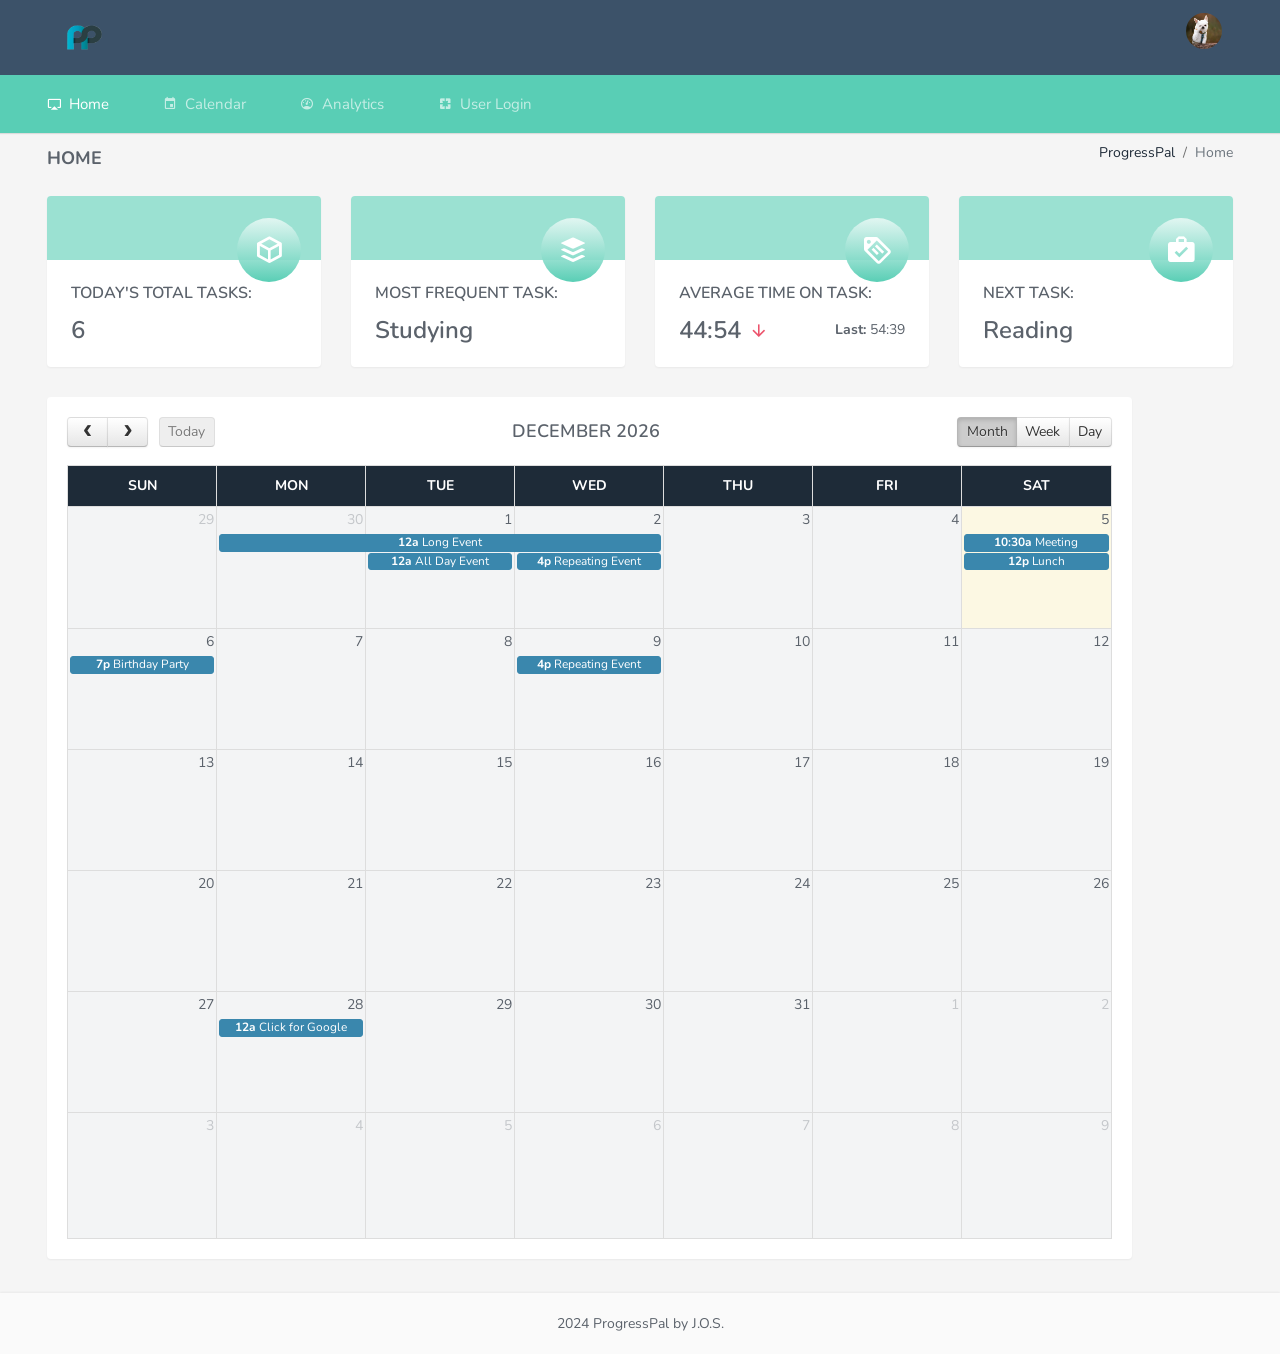
<file: horizontal/index.html>
<!DOCTYPE html>
<html lang="en">
    <head>
        <meta charset="utf-8" />
        <meta http-equiv="X-UA-Compatible" content="IE=edge">
        <meta name="viewport" content="width=device-width, initial-scale=1.0, user-scalable=0, minimal-ui">
        <title>ProgressPal</title>
        <meta content="Admin Dashboard" name="description" />
        <meta content="Themesdesign" name="author" />
        <meta http-equiv="X-UA-Compatible" content="IE=edge" />

        <link rel="shortcut icon" href="assets/images/favicon.ico">

        <link rel="stylesheet" href="assets/plugins/metro/MetroJs.min.css">
        <link rel="stylesheet" href="assets/plugins/morris/morris.css">
        <link href="assets/plugins/jvectormap/jquery-jvectormap-2.0.2.css" rel="stylesheet">

        <link href="assets/css/bootstrap.min.css" rel="stylesheet" type="text/css">
        <link href="assets/plugins/animate/animate.css" rel="stylesheet" type="text/css">
        <link href="assets/css/icons.css" rel="stylesheet" type="text/css">
        <link href="assets/css/style.css" rel="stylesheet" type="text/css">

        <link href="assets/plugins/c3/c3.min.css" rel="stylesheet" type="text/css"  />

        <link href="assets/plugins/fullcalendar/css/fullcalendar.min.css" rel="stylesheet" />


    </head>

    <body>

        <!-- Navigation Bar-->
        <header id="topnav">
            <div class="topbar-main">
                <div class="container-fluid">

                    <!-- Logo container-->
                    <div class="logo">
                        
                        <a href="index.html" class="logo">
                            <img src="assets/images/ppal-logo-transparent.png" alt="" class="logo-small">
                            <img src="assets/images/ppal-logo-transparent.png" alt="" height="75" weight="75">
                        </a>

                    </div>
                    <!-- End Logo container-->


                    <div class="menu-extras topbar-custom">

                        <ul class="list-inline float-right mb-0 ">
                                <!-- language-->

                            <li class="list-inline-item dropdown notification-list">
                                <div class="dropdown notification-list nav-pro-img">
                                    <a class="dropdown-toggle nav-link arrow-none waves-effect waves-light nav-user" data-toggle="dropdown" href="#" role="button" aria-haspopup="false" aria-expanded="false">
                                        <img src="assets/images/users/dog.jpeg" alt="user" class="rounded-circle">
                                    </a>
                                    <div class="dropdown-menu dropdown-menu-right profile-dropdown ">
                                        <!-- item-->
                                        <div class="dropdown-item noti-title">
                                            <h5>Welcome</h5>
                                        </div>
                                        <a class="dropdown-item" href="#"><i class="mdi mdi-account-circle m-r-5"></i> Profile</a>
                                        <a class="dropdown-item" href="#"><i class="mdi mdi-wallet m-r-5"></i> My Wallet</a>
                                        <a class="dropdown-item d-block" href="#"><span class="badge badge-success float-right">5</span><i class="mdi mdi-settings m-r-5"></i> Settings</a>
                                        <a class="dropdown-item" href="#"><i class="mdi mdi-lock-open-outline m-r-5"></i> Lock screen</a>
                                        <div class="dropdown-divider"></div>
                                        <a class="dropdown-item text-danger" href="#"><i class="mdi mdi-power text-danger"></i> Logout</a>
                                    </div>                                                                    
                                </div>
                            </li>
                            <li class="menu-item list-inline-item">
                                <!-- Mobile menu toggle-->
                                <a class="navbar-toggle nav-link" id="mobileToggle">
                                    <div class="lines">
                                        <span></span>
                                        <span></span>
                                        <span></span>
                                    </div>
                                </a>
                                <!-- End mobile menu toggle-->
                            </li>    
                        </ul>
                    </div>
                    <!-- end menu-extras -->

                    <div class="clearfix"></div>

                </div> <!-- end container -->
            </div>
            <!-- end topbar-main -->

            <!-- MENU Start -->
            <div class="navbar-custom">
                <div class="container-fluid">
                    <div id="navigation">
                        <!-- Navigation Menu-->
                        <ul class="navigation-menu">

                            <li class="has-submenu">
                                <a href="index.html"><i class="mdi mdi-airplay"></i>Home</a>
                            </li>

                            <li class="has-submenu">
                                <a href="calendar.html"><i class="mdi mdi-calendar"></i>Calendar</a>                                
                            </li>

                            <li class="has-submenu">
                                <a href="charts-c3.html"><i class="mdi mdi-gauge"></i>Analytics</a>
                            </li>

                            <li class="has-submenu">
                                <a href="#"><i class="mdi mdi-google-pages"></i>User Login</a>
                                <ul class="submenu megamenu">
                                    <li>
                                        <ul>
                                            <li><a href="pages-login.html">Login</a></li>
                                        </ul>
                                    </li>
                                    <li>
                                        <ul>
                                            <li><a href="pages-register.html">Register</a></li>
                                        </ul>
                                    </li>
                                </ul>
                            </li>
                        </ul>
                        <!-- End navigation menu -->
                    </div> <!-- end navigation -->
                </div> <!-- end container -->
            </div> <!-- end navbar-custom -->
        </header>
        <!-- End Navigation Bar-->


        <div class="wrapper">
            <div class="container-fluid">

                <!-- Page-Title -->
                <div class="row">
                    <div class="col-sm-12">
                        <div class="page-title-box">
                            <div class="btn-group float-right">
                                <ol class="breadcrumb hide-phone p-0 m-0">
                                    <li class="breadcrumb-item"><a href="#">ProgressPal</a></li>
                                    <li class="breadcrumb-item active">Home</li>
                                </ol>
                            </div>
                            <h4 class="page-title">Home</h4>
                        </div>
                    </div>
                </div>
                <!-- end page title end breadcrumb -->


                <div class="row">
                    <div class="col-md-12 col-xl-3">
                        <div class="card mini-stat">
                            <div class="mini-stat-icon text-right">
                                <i class="mdi mdi-cube-outline"></i>
                            </div>
                            <div class="p-4">
                                <h6 class="text-uppercase mb-3">Today's Total Tasks:</h6>
                                <h4 class="mb-0">6<small class="ml-2"></small></h4>
                            </div>
                        </div>
                    </div>

                    <div class="col-md-12 col-xl-3">
                        <div class="card mini-stat">
                            <div class="mini-stat-icon text-right">
                                <i class="mdi mdi-buffer"></i>
                            </div>
                            <div class="p-4">
                                <h6 class="text-uppercase mb-3">Most Frequent Task:</h6>
                                <h4 class="mb-0">Studying<small class="ml-2"></small></h4>
                            </div>
                        </div>
                    </div>

                    <div class="col-md-12 col-xl-3">
                        <div class="card mini-stat">
                            <div class="mini-stat-icon text-right">
                                <i class="mdi mdi-tag-text-outline"></i>
                            </div>
                            <div class="p-4">
                                <h6 class="text-uppercase mb-3">Average Time on Task:</h6>
                                <div class="float-right">
                                    <p class="mb-0"><b>Last:</b> 54:39</p>
                                </div>
                                <h4 class="mb-0">44:54<small class="ml-2"><i class="mdi mdi-arrow-down text-danger"></i></small></h4>
                            </div>
                        </div>
                    </div>
                    <div class="col-md-12 col-xl-3">
                        <div class="card mini-stat">
                            <div class="mini-stat-icon text-right">
                                <i class="mdi mdi-briefcase-check"></i>
                            </div>
                            <div class="p-4">
                                <h6 class="text-uppercase mb-3">Next Task:</h6>
                                <h4 class="mb-0">Reading<small class="ml-2"></small></h4>
                            </div>
                        </div>

                    </div>                                            
                </div><!-- end row -->

                <div class="row">
                    <div class="col-11">
                        <div class="card ">
                            <div class="card-body">
                                <div class="row">
                                    <div id='calendar' class="col-xl-12 col-lg-9 col-md-8"></div>
                                </div>
                                <!-- end row -->

                            </div>
                        </div>
                    </div> <!-- end col -->
                </div> 
                </div><!-- end row-->
                </div>
                    
            </div> <!-- end container -->
        </div>
        <!-- end wrapper -->


        <!-- Footer -->
        <footer class="footer">
            <div class="container-fluid">
                <div class="row">
                    <div class="col-12">
                        2024 ProgressPal by J.O.S.
                    </div>
                </div>
            </div>
        </footer>
        <!-- End Footer -->

        <!-- jQuery  -->
        <script src="assets/js/jquery.min.js"></script>
        <script src="assets/js/bootstrap.bundle.min.js"></script>
        <script src="assets/js/modernizr.min.js"></script>
        <script src="assets/js/detect.js"></script>
        <script src="assets/js/fastclick.js"></script>
        <script src="assets/js/jquery.slimscroll.js"></script>
        <script src="assets/js/jquery.blockUI.js"></script>
        <script src="assets/js/waves.js"></script>
        <script src="assets/js/jquery.nicescroll.js"></script>
        <script src="assets/js/jquery.scrollTo.min.js"></script>

        <script src="assets/plugins/metro/MetroJs.min.js"></script>
        <script src="assets/plugins/jvectormap/jquery-jvectormap-2.0.2.min.js"></script>
        <script src="assets/plugins/jvectormap/jquery-jvectormap-world-mill-en.js"></script>
        <script src="assets/plugins/sparkline-chart/jquery.sparkline.min.js"></script>
        <script src="assets/plugins/morris/morris.min.js"></script>
        <script src="assets/plugins/raphael/raphael-min.js"></script>
        <script src="assets/pages/dashboard.js"></script>

        <script src="assets/plugins/d3/d3.min.js"></script>
        <script src="assets/plugins/c3/c3.min.js"></script>
        <script src="assets/pages/c3-chart-init.js"></script>

        <script src="assets/plugins/jquery-ui/jquery-ui.min.js"></script>
        <script src="assets/plugins/moment/moment.js"></script>
        <script src='assets/plugins/fullcalendar/js/fullcalendar.min.js'></script>
        <script src="assets/pages/calendar-init.js"></script>

        <!-- App js -->
        <script src="assets/js/app.js"></script>

    </body>
</html>
</file>
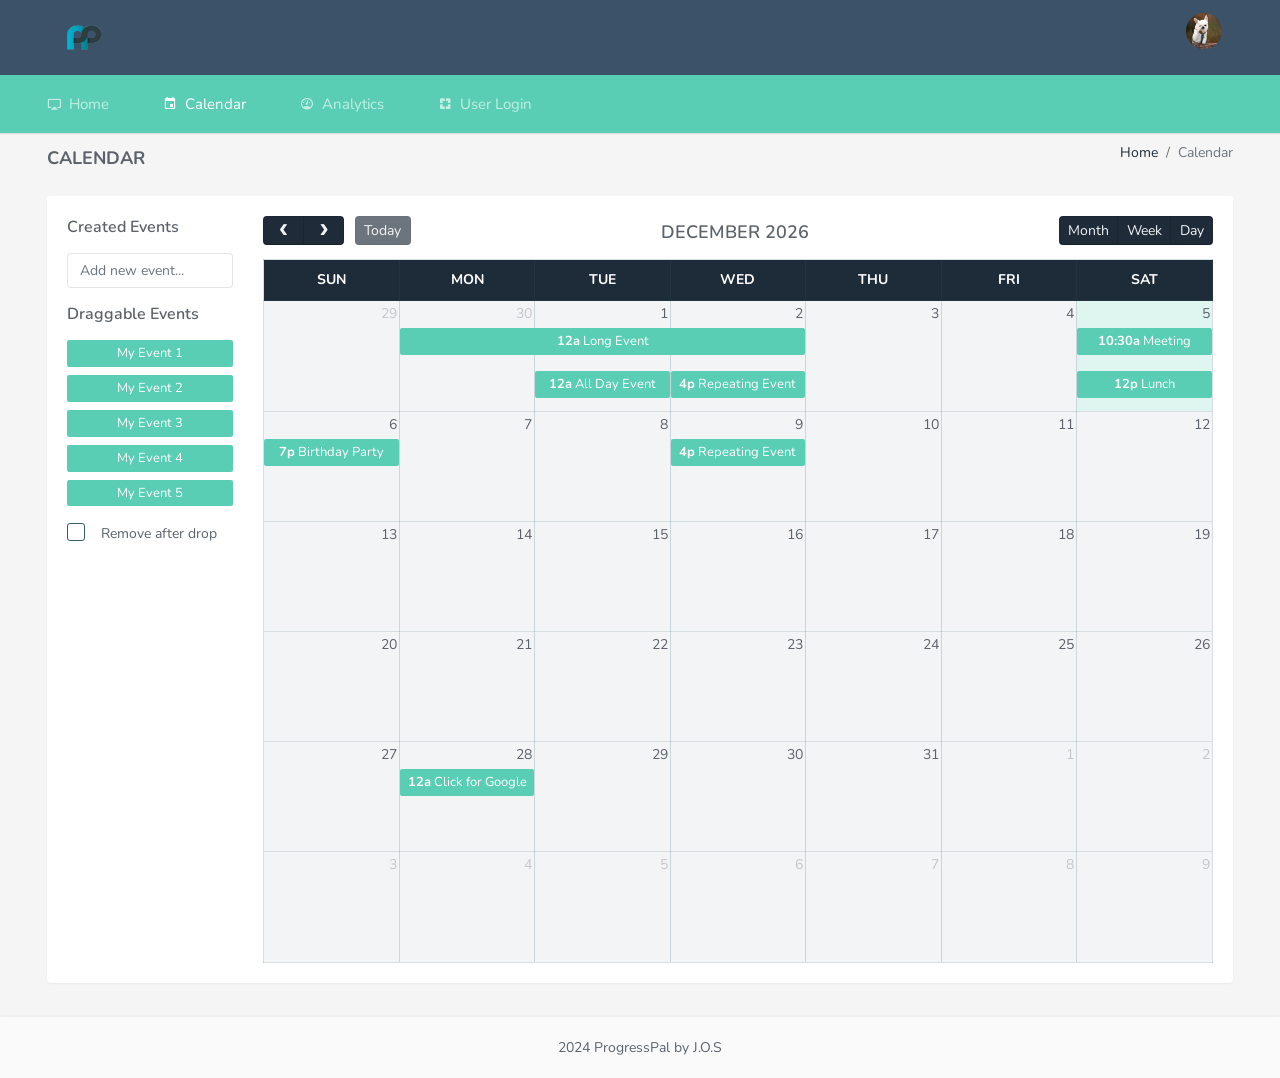
<file: horizontal/calendar.html>
<!DOCTYPE html>
<html lang="en">
    <head>
        <meta charset="utf-8" />
        <meta http-equiv="X-UA-Compatible" content="IE=edge">
        <meta name="viewport" content="width=device-width, initial-scale=1.0, user-scalable=0, minimal-ui">
        <title>ProgressPal</title>
        <meta content="Admin Dashboard" name="description" />
        <meta content="Themesdesign" name="author" />
        <meta http-equiv="X-UA-Compatible" content="IE=edge" />

        <link rel="shortcut icon" href="assets/images/favicon.ico">

        <!--calendar css-->
        <link href="assets/plugins/fullcalendar/css/fullcalendar.min.css" rel="stylesheet" />

        <link href="assets/css/bootstrap.min.css" rel="stylesheet" type="text/css">
        <link href="assets/plugins/animate/animate.css" rel="stylesheet" type="text/css">
        <link href="assets/css/icons.css" rel="stylesheet" type="text/css">
        <link href="assets/css/style.css" rel="stylesheet" type="text/css">
    </head>

    <body>

        <!-- Navigation Bar-->
        <header id="topnav">
            <div class="topbar-main">
                <div class="container-fluid">

                    <!-- Logo container-->
                    <div class="logo">
                        
                        <a href="index.html" class="logo">
                            <img src="assets/images/ppal-logo-transparent.png" alt="" class="logo-small">
                            <img src="assets/images/ppal-logo-transparent.png" alt="" height="75" weight="75">
                        </a>

                    </div>
                    <!-- End Logo container-->


                    <div class="menu-extras topbar-custom">

                        <ul class="list-inline float-right mb-0 ">
                                <!-- language-->
    
                            <li class="list-inline-item dropdown notification-list">
                            </li>
                            <li class="list-inline-item dropdown notification-list">
                                <div class="dropdown notification-list nav-pro-img">
                                    <a class="dropdown-toggle nav-link arrow-none waves-effect waves-light nav-user" data-toggle="dropdown" href="#" role="button" aria-haspopup="false" aria-expanded="false">
                                        <img src="assets/images/users/dog.jpeg" alt="user" class="rounded-circle">
                                    </a>
                                    <div class="dropdown-menu dropdown-menu-right profile-dropdown ">
                                        <!-- item-->
                                        <div class="dropdown-item noti-title">
                                            <h5>Welcome</h5>
                                        </div>
                                        <a class="dropdown-item" href="#"><i class="mdi mdi-account-circle m-r-5"></i> Profile</a>
                                        <a class="dropdown-item" href="#"><i class="mdi mdi-wallet m-r-5"></i> My Wallet</a>
                                        <a class="dropdown-item d-block" href="#"><span class="badge badge-success float-right">5</span><i class="mdi mdi-settings m-r-5"></i> Settings</a>
                                        <a class="dropdown-item" href="#"><i class="mdi mdi-lock-open-outline m-r-5"></i> Lock screen</a>
                                        <div class="dropdown-divider"></div>
                                        <a class="dropdown-item text-danger" href="#"><i class="mdi mdi-power text-danger"></i> Logout</a>
                                    </div>                                                                    
                                </div>
                            </li>
                            <li class="menu-item list-inline-item">
                                <!-- Mobile menu toggle-->
                                <a class="navbar-toggle nav-link" id="mobileToggle">
                                    <div class="lines">
                                        <span></span>
                                        <span></span>
                                        <span></span>
                                    </div>
                                </a>
                                <!-- End mobile menu toggle-->
                            </li>    
                        </ul>
                    </div>
                    <!-- end menu-extras -->

                    <div class="clearfix"></div>

                </div> <!-- end container -->
            </div>
            <!-- end topbar-main -->

            <!-- MENU Start -->
            <div class="navbar-custom">
                <div class="container-fluid">
                    <div id="navigation">
                        <!-- Navigation Menu-->
                        <ul class="navigation-menu">

                            <li class="has-submenu">
                                <a href="index.html"><i class="mdi mdi-airplay"></i>Home</a>
                            </li>

                            <li class="has-submenu">
                                <a href="calendar.html"><i class="mdi mdi-calendar"></i>Calendar</a>                                
                            </li>

                            <li class="">
                                <a href="charts-c3.html"><i class="mdi mdi-gauge"></i>Analytics</a>
                                <ul class="submenu">
                                </ul>
                            </li> 

                            <li class="has-submenu">
                                <a href="#"><i class="mdi mdi-google-pages"></i>User Login</a>
                                <ul class="submenu megamenu">
                                    <li>
                                        <ul>
                                            <li><a href="pages-login.html">Login</a></li>
                                        </ul>
                                    </li>
                                    <li>
                                        <ul>
                                            <li><a href="pages-register.html">Register</a></li>
                                        </ul>
                                    </li>
                                </ul>
                            </li>
                        </ul>
                        <!-- End navigation menu -->
                    </div> <!-- end navigation -->
                </div> <!-- end container -->
            </div> <!-- end navbar-custom -->
        </header>
        <!-- End Navigation Bar-->


        <div class="wrapper">
            <div class="container-fluid">

                <!-- Page-Title -->
                <div class="row">
                    <div class="col-sm-12">
                        <div class="page-title-box">
                            <div class="btn-group float-right">
                                <ol class="breadcrumb hide-phone p-0 m-0">
                                    <li class="breadcrumb-item"><a href="#">Home</a></li>
                                    <li class="breadcrumb-item active">Calendar</li>
                                </ol>
                            </div>
                            <h4 class="page-title">Calendar</h4>
                        </div>
                    </div>
                </div>
                <!-- end page title end breadcrumb -->

                <div class="row">
                    <div class="col-12">
                        <div class="card ">
                            <div class="card-body">

                                <div class="row">
                                    <div class="col-xl-2 col-lg-3 col-md-4">

                                        <h4 class="m-b-15 font-16">Created Events</h4>
                                        <form method="post" id="add_event_form" class="input-group m-b-15">
                                            <input type="text" class="form-control new-event-form" placeholder="Add new event..." />
                                        </form>

                                        <div id='external-events'>
                                            <h4 class="m-b-15 font-16">Draggable Events</h4>
                                            <div class='fc-event'>My Event 1</div>
                                            <div class='fc-event'>My Event 2</div>
                                            <div class='fc-event'>My Event 3</div>
                                            <div class='fc-event'>My Event 4</div>
                                            <div class='fc-event'>My Event 5</div>
                                        </div>

                                        <!-- checkbox -->
                                       
                                        <div class="custom-control pl-0 custom-checkbox mt-3">
                                            <label class="ckbox">
                                                <input type="checkbox" id="drop-remove"><span>Remove after drop</span>
                                            </label>
                                        </div>

                                    </div>

                                    <div id='calendar' class="col-xl-10 col-lg-9 col-md-8"></div>

                                </div>
                                <!-- end row -->

                            </div>
                        </div>
                    </div> <!-- end col -->
                </div> <!-- end row --> 

            </div> <!-- end container -->
        </div>
        <!-- end wrapper -->


        <!-- Footer -->
        <footer class="footer">
            <div class="container-fluid">
                <div class="row">
                    <div class="col-12">
                         2024 ProgressPal by J.O.S
                    </div>
                </div>
            </div>
        </footer>
        <!-- End Footer -->

        <!-- jQuery  -->
        <script src="assets/js/jquery.min.js"></script>
        <script src="assets/js/bootstrap.bundle.min.js"></script>
        <script src="assets/js/modernizr.min.js"></script>
        <script src="assets/js/detect.js"></script>
        <script src="assets/js/fastclick.js"></script>
        <script src="assets/js/jquery.slimscroll.js"></script>
        <script src="assets/js/jquery.blockUI.js"></script>
        <script src="assets/js/waves.js"></script>
        <script src="assets/js/jquery.nicescroll.js"></script>
        <script src="assets/js/jquery.scrollTo.min.js"></script>

        <!-- Jquery-Ui -->
        <script src="assets/plugins/jquery-ui/jquery-ui.min.js"></script>
        <script src="assets/plugins/moment/moment.js"></script>
        <script src='assets/plugins/fullcalendar/js/fullcalendar.min.js'></script>
        <script src="assets/pages/calendar-init.js"></script>

        <!-- App js -->
        <script src="assets/js/app.js"></script>

    </body>
</html>
</file>
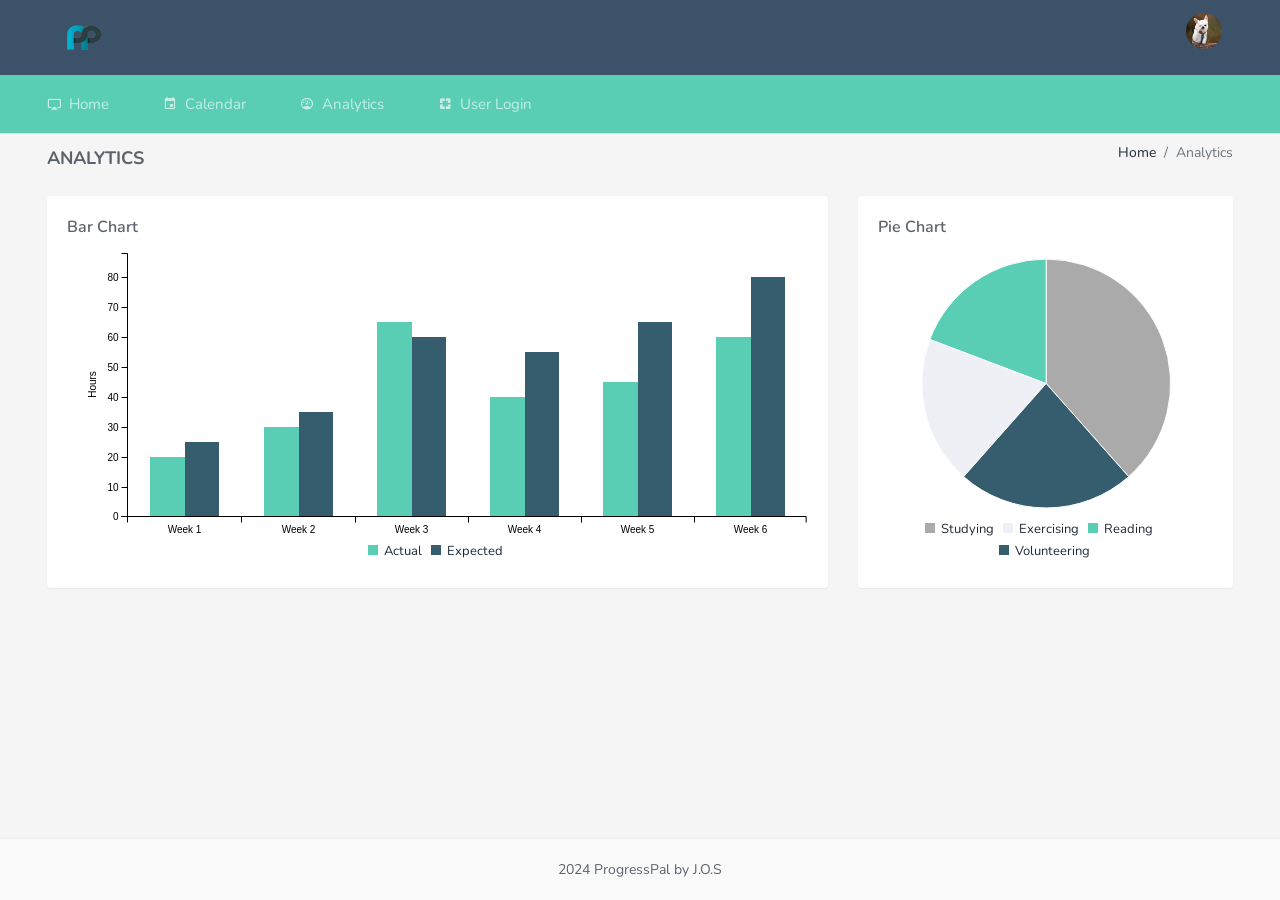
<file: horizontal/charts-c3.html>
<!DOCTYPE html>
<html lang="en">
    <head>
        <meta charset="utf-8" />
        <meta http-equiv="X-UA-Compatible" content="IE=edge">
        <meta name="viewport" content="width=device-width, initial-scale=1.0, user-scalable=0, minimal-ui">
        <title>ProgressPal</title>
        <meta content="Admin Dashboard" name="description" />
        <meta content="Themesdesign" name="author" />
        <meta http-equiv="X-UA-Compatible" content="IE=edge" />

        <link rel="shortcut icon" href="assets/images/favicon.ico">

        <!-- C3 charts css -->
        <link href="assets/plugins/c3/c3.min.css" rel="stylesheet" type="text/css"  />

        <link href="assets/css/bootstrap.min.css" rel="stylesheet" type="text/css">
        <link href="assets/plugins/animate/animate.css" rel="stylesheet" type="text/css">
        <link href="assets/css/icons.css" rel="stylesheet" type="text/css">
        <link href="assets/css/style.css" rel="stylesheet" type="text/css">
    </head>

    <body>

        <!-- Navigation Bar-->
        <header id="topnav">
            <div class="topbar-main">
                <div class="container-fluid">

                    
                    <!-- End Logo container-->
                    <div class="logo">
                        
                        <a href="index.html" class="logo">
                            <img src="assets/images/ppal-logo-transparent.png" alt="" class="logo-small">
                            <img src="assets/images/ppal-logo-transparent.png" alt="" height="75" weight="75">
                        </a>

                    </div>

                    <div class="menu-extras topbar-custom">

                        <ul class="list-inline float-right mb-0 ">
                                <!-- language-->

                            <li class="list-inline-item dropdown notification-list">
                                <div class="dropdown notification-list nav-pro-img">
                                    <a class="dropdown-toggle nav-link arrow-none waves-effect waves-light nav-user" data-toggle="dropdown" href="#" role="button" aria-haspopup="false" aria-expanded="false">
                                        <img src="assets/images/users/dog.jpeg" alt="user" class="rounded-circle">
                                    </a>
                                    <div class="dropdown-menu dropdown-menu-right profile-dropdown ">
                                        <!-- item-->
                                        <div class="dropdown-item noti-title">
                                            <h5>Welcome</h5>
                                        </div>
                                        <a class="dropdown-item" href="#"><i class="mdi mdi-account-circle m-r-5"></i> Profile</a>
                                        <!-- <a class="dropdown-item" href="#"><i class="mdi mdi-wallet m-r-5"></i> My Wallet</a> -->
                                        <a class="dropdown-item d-block" href="#"><span class="badge badge-success float-right">5</span><i class="mdi mdi-settings m-r-5"></i> Settings</a>
                                        <!-- <a class="dropdown-item" href="#"><i class="mdi mdi-lock-open-outline m-r-5"></i> Lock screen</a> -->
                                        <div class="dropdown-divider"></div>
                                        <a class="dropdown-item text-danger" href="#"><i class="mdi mdi-power text-danger"></i> Logout</a>
                                    </div>                                                                    
                                </div>
                            </li>
                            <li class="menu-item list-inline-item">
                                <!-- Mobile menu toggle-->
                                <a class="navbar-toggle nav-link" id="mobileToggle">
                                    <div class="lines">
                                        <span></span>
                                        <span></span>
                                        <span></span>
                                    </div>
                                </a>
                                <!-- End mobile menu toggle-->
                            </li>    
                        </ul>
                    </div>
                    <!-- end menu-extras -->

                    <div class="clearfix"></div>

                </div> <!-- end container -->
            </div>
            <!-- end topbar-main -->

            <!-- MENU Start -->
            <div class="navbar-custom">
                <div class="container-fluid">
                    <div id="navigation">
                        <!-- Navigation Menu-->
                        <ul class="navigation-menu">

                            <li class="has-submenu">
                                <a href="index.html"><i class="mdi mdi-airplay"></i>Home</a>
                            </li>

                            <li class="has-submenu">
                                <a href="calendar.html"><i class="mdi mdi-calendar"></i>Calendar</a>                                
                            </li>

                            <!-- <li class="has-submenu">
                                <a href="#"><i class="mdi mdi-bullseye"></i>UI Elements</a>
                                <ul class="submenu megamenu">
                                    <li class="">
                                        <ul>
                                            <li><a href="ui-alerts.html">Alerts</a></li>   
                                            <li><a href="ui-badge.html">Badge</a></li>
                                            <li><a href="ui-buttons.html">Buttons</a></li>
                                            <li><a href="ui-cards.html">Cards</a></li>
                                            <li><a href="ui-carousel.html">Carousel</a></li>
                                            <li><a href="ui-dropdowns.html">Dropdowns</a></li> 
                                        </ul>
                                    </li>
                                    <li class="">
                                        <ul>
                                            <li><a href="ui-grid.html">Grid</a></li>
                                            <li><a href="ui-modals.html">Modals</a></li>
                                            <li><a href="ui-navs.html">Navs</a></li>
                                            <li><a href="ui-pagination.html">Pagination</a></li>
                                            <li><a href="ui-progressbars.html">Progress Bars</a></li>
                                            <li><a href="ui-popover-tooltips.html">Popover & Tooltips</a></li>

                                        </ul>
                                    </li>
                                    <li>
                                        <ul>
                                            <li><a href="ui-rangeslider.html">Range Slider</a></li>
                                            <li><a href="ui-rating.html">Rating</a></li>
                                            <li><a href="ui-tabs-accordions.html">Tabs &amp; Accordions</a></li>
                                            <li><a href="ui-typography.html">Typography</a></li>                                    
                                            <li><a href="ui-sweet-alert.html">Sweet-Alert</a></li>
                                        </ul>
                                    </li>
                                </ul>
                            </li> -->

                            <li class="">
                                <a href="charts-c3.html"><i class="mdi mdi-gauge"></i>Analytics</a>
                                <ul class="submenu">
                                    <!-- <li class="has-submenu">
                                        <a href="#">Forms</a>
                                        <ul class="submenu">
                                            <li><a href="form-elements.html">Form Elements</a></li>
                                            <li><a href="form-advanced.html">Form Advanced</a></li>
                                            <li><a href="form-validation.html">Form Validation</a></li>
                                            <li><a href="form-summernote.html">Summernote</a></li>
                                        </ul>
                                    </li> -->
                                    
                                    <!-- <li class="has-submenu">
                                        <a href="#">Charts</a>
                                        <ul class="submenu"> -->
                                            <!-- <li><a href="charts-chartist.html">Chartist Chart</a></li>
                                            <li><a href="charts-morris.html">Morris Chart</a></li>
                                            <li><a href="charts-flot.html">Flot Chart</a></li> -->
                                            <!-- <li><a href="charts-c3.html">C3 Chart</a></li> -->
                                            <!-- <li><a href="charts-chartjs.html">Chartjs Chart</a></li>
                                            <li><a href="charts-other.html">Jquery Knob Chart</a></li> -->
                                        <!-- </ul>
                                    </li> -->
                                    <!-- <li class="has-submenu">
                                        <a href="#">Tables </a>
                                        <ul class="submenu">
                                            <li><a href="tables-basic.html">Basic Tables</a></li>
                                            <li><a href="tables-datatable.html">Data Table</a></li>
                                            <li><a href="tables-responsive.html">Responsive Table</a></li>
                                            <li><a href="tables-editable.html">Editable Table</a></li>
                                        </ul>
                                    </li> -->
                                    <!-- <li class="has-submenu">
                                        <a href="#">Icons</a>
                                        <ul class="submenu">
                                            <li><a href="icons-fontawesome.html">Font Awesome</a></li>
                                            <li><a href="icons-themify.html">Themify Icons</a></li>
                                            <li><a href="icons-material.html">Material Design</a></li>
                                        </ul>
                                    </li>
                                    <li class="has-submenu">
                                        <a href="#">Maps</a>
                                        <ul class="submenu">
                                            <li><a href="maps-google.html"> Google Map</a></li>
                                            <li><a href="maps-vector.html"> Vector Map</a></li>
                                        </ul>
                                    </li>
                                    <li class="has-submenu">
                                        <a href="#">Email</a>
                                        <ul class="submenu">
                                            <li><a href="email-inbox.html"> Inbox</a></li>
                                            <li><a href="email-compose.html"> Compose Mail</a></li>
                                            <li><a href="email-read.html"> View Mail</a></li>
                                        </ul>
                                    </li> -->
                                </ul>
                            </li>

                            <li class="has-submenu">
                                <a href="#"><i class="mdi mdi-google-pages"></i>User Login</a>
                                <ul class="submenu megamenu">
                                    <!-- <li>
                                        <ul>
                                            <li><a href="pages-profile.html">Profile</a></li>
                                            <li><a href="pages-invoice.html">Invoice</a></li>
                                            <li><a href="pages-timeline.html">Timeline</a></li>
                                            <li><a href="pages-contact.html">Contact-List</a></li>
                                        </ul>
                                    </li> -->
                                    <li>
                                        <ul>
                                            <!-- <li><a href="pages-blank.html">Blank Page</a></li> -->
                                            <!-- <li><a href="pages-lock-screen.html">Lock Screen</a></li> -->
                                            <li><a href="pages-login.html">Login</a></li>
                                            <!-- <li><a href="pages-recoverpw.html">Recover Password</a></li> -->
                                        </ul>
                                    </li>
                                    <li>
                                        <ul>
                                            <li><a href="pages-register.html">Register</a></li>
                                            <!-- <li><a href="pages-404.html">Error 404</a></li> -->
                                            <!-- <li><a href="pages-500.html">Error 500</a></li> -->
                                        </ul>
                                    </li>
                                </ul>
                            </li>
                        </ul>
                        <!-- End navigation menu -->
                    </div> <!-- end navigation -->
                </div> <!-- end container -->
            </div> <!-- end navbar-custom -->
        </header>
        <!-- End Navigation Bar-->


        <div class="wrapper">
            <div class="container-fluid">

                <!-- Page-Title -->
                <div class="row">
                    <div class="col-sm-12">
                        <div class="page-title-box">
                            <div class="btn-group float-right">
                                <ol class="breadcrumb hide-phone p-0 m-0">
                                    <li class="breadcrumb-item"><a href="#">Home</a></li>
                                    <!-- <li class="breadcrumb-item"><a href="#">Charts</a></li> -->
                                    <li class="breadcrumb-item active">Analytics</li>
                                </ol>
                            </div>
                            <h4 class="page-title">Analytics</h4>
                        </div>
                    </div>
                </div>
                <!-- end page title end breadcrumb -->

                <div class="row">
                    <div class="col-lg-12 col-xl-8">
                        <div class="card m-b-30">
                            <div class="card-body">            
                                <h4 class="mt-0 header-title">Bar Chart</h4>
                                <!-- <p class="text-muted font-14">Display as Bar Chart.</p>             -->
                                <div id="chart"></div>
                            </div>
                        </div>
                    </div> <!-- end col -->
                    <!-- <div class="col-lg-12 col-xl-4">
                        <div class="card m-b-30">
                            <div class="card-body">            
                                <h4 class="mt-0 header-title">Donut Chart</h4> -->
                                <!-- <p class="text-muted  font-14">Display as Donut Chart.</p>             -->
                                <!-- <div id="donut-chart"></div>            
                            </div>
                        </div>
                    </div> end col -->

                    <div class="col-lg-12 col-xl-4">
                        <div class="card m-b-30">
                            <div class="card-body">            
                                <h4 class="mt-0 header-title">Pie Chart</h4>
                                <!-- <p class="text-muted  font-14">Display as Pie Chart.</p>             -->
                                <div id="pie-chart"></div>

                            </div>
                        </div>
                    </div> <!-- end col -->

                    <!-- <div class="col-lg-12 col-xl-8">
                        <div class="card m-b-30">
                            <div class="card-body">            
                                <h4 class="mt-0 header-title">Stacked Area Chart</h4>
                                <p class="text-muted font-14">Display as Stacked Area Chart.</p>            
                                <div id="chart-stacked"></div>            
                            </div>
                        </div>
                    </div> end col -->
                </div> <!-- end row -->


                <!-- <div class="row">
                    <div class="col-lg-12 col-xl-6">
                        <div class="card mo-b-30">
                            <div class="card-body">            
                                <h4 class="mt-0 header-title">Roated Chart</h4>
                                <p class="text-muted font-14">Display as roated Chart.</p>            
                                <div id="roated-chart"></div>
                            </div>
                        </div>
                    </div> end col -->

                    <!-- <div class="col-lg-12 col-xl-6">
                        <div class="card">
                            <div class="card-body">            
                                <h4 class="mt-0 header-title">Combine Chart</h4>
                                <p class="text-muted font-14">Display all kinda charts up in here.</p>            
                                <div id="combine-chart"></div>           
                            </div>
                        </div>
                    </div> end col -->
                </div> <!-- end row -->

            </div> <!-- end container -->
        </div>
        <!-- end wrapper -->


        <!-- Footer -->
        <footer class="footer">
            <div class="container-fluid">
                <div class="row">
                    <div class="col-12">
                         2024 ProgressPal by J.O.S
                    </div>
                </div>
            </div>
        </footer>
        <!-- End Footer -->

        <!-- jQuery  -->
        <script src="assets/js/jquery.min.js"></script>
        <script src="assets/js/bootstrap.bundle.min.js"></script>
        <script src="assets/js/modernizr.min.js"></script>
        <script src="assets/js/detect.js"></script>
        <script src="assets/js/fastclick.js"></script>
        <script src="assets/js/jquery.slimscroll.js"></script>
        <script src="assets/js/jquery.blockUI.js"></script>
        <script src="assets/js/waves.js"></script>
        <script src="assets/js/jquery.nicescroll.js"></script>
        <script src="assets/js/jquery.scrollTo.min.js"></script>

        <!--C3 Chart-->
        <script src="assets/plugins/d3/d3.min.js"></script>
        <script src="assets/plugins/c3/c3.min.js"></script>
        <script src="assets/pages/c3-chart-init.js"></script>

        <!-- App js -->
        <script src="assets/js/app.js"></script>

    </body>
</html>
</file>
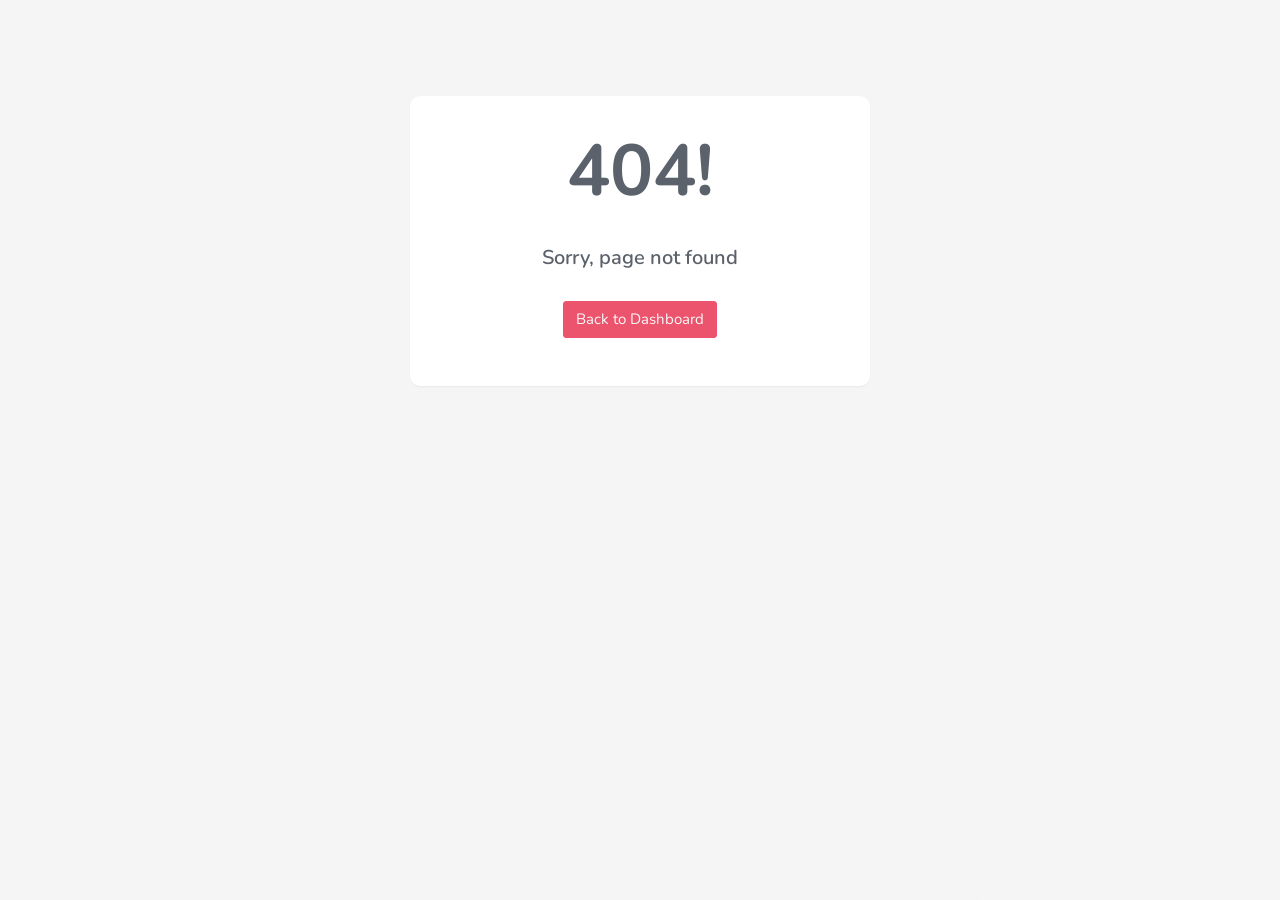
<file: horizontal/pages-404.html>
<!DOCTYPE html>
<html lang="en">
    <head>
        <meta charset="utf-8" />
        <meta http-equiv="X-UA-Compatible" content="IE=edge">
        <meta name="viewport" content="width=device-width, initial-scale=1.0, user-scalable=0, minimal-ui">
        <title>ProgressPal</title>
        <meta content="Admin Dashboard" name="description" />
        <meta content="Themesdesign" name="author" />
        <meta http-equiv="X-UA-Compatible" content="IE=edge" />

        <link rel="shortcut icon" href="assets/images/favicon.ico">

        <link href="assets/css/bootstrap.min.css" rel="stylesheet" type="text/css">
        <link href="assets/plugins/animate/animate.css" rel="stylesheet" type="text/css">
        <link href="assets/css/icons.css" rel="stylesheet" type="text/css">
        <link href="assets/css/style.css" rel="stylesheet" type="text/css">
    </head>

    <body>

        <!-- Begin page -->
        <!--<div class="accountbg"></div>-->
        <div id="stars"></div>
        <div id="stars2"></div>
        <div class="wrapper-page">

            <div class="card">
                <div class="card-block">

                    <div class="ex-page-content text-center">
                        <h1 class="mb-0">404!</h1>
                        <h5 class="">Sorry, page not found</h5><br>

                        <a class="btn btn-danger mb-5 waves-effect waves-light text-light" href="index.html">Back to Dashboard</a>
                    </div>

                </div>
            </div>
        </div>

        <!-- jQuery  -->
        <script src="assets/js/jquery.min.js"></script>
        <script src="assets/js/bootstrap.bundle.min.js"></script>
        <script src="assets/js/modernizr.min.js"></script>
        <script src="assets/js/detect.js"></script>
        <script src="assets/js/fastclick.js"></script>
        <script src="assets/js/jquery.slimscroll.js"></script>
        <script src="assets/js/jquery.blockUI.js"></script>
        <script src="assets/js/waves.js"></script>
        <script src="assets/js/jquery.nicescroll.js"></script>
        <script src="assets/js/jquery.scrollTo.min.js"></script>

        <!-- App js -->
        <script src="assets/js/app.js"></script>

    </body>
</html>
</file>
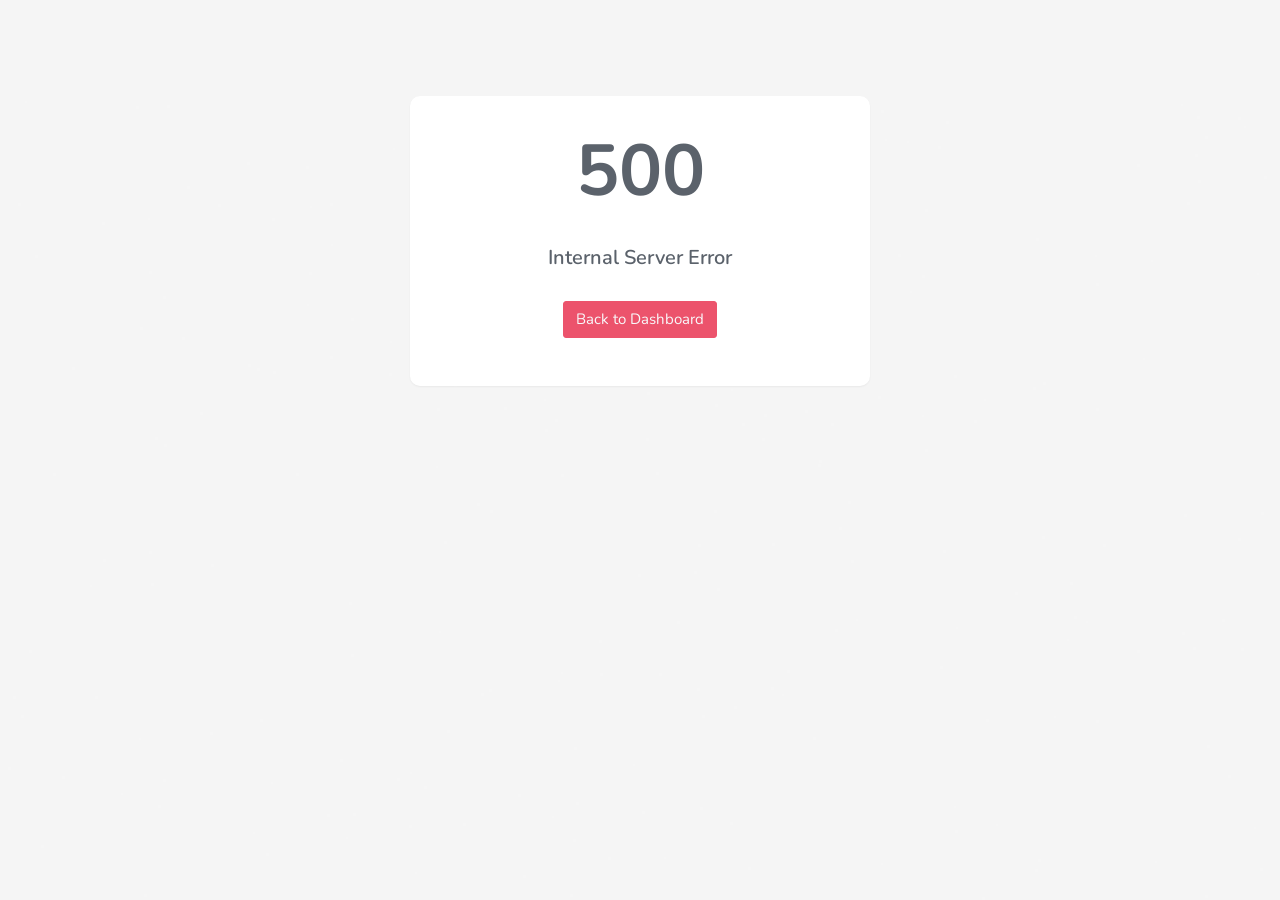
<file: horizontal/pages-500.html>
<!DOCTYPE html>
<html lang="en">
    <head>
        <meta charset="utf-8" />
        <meta http-equiv="X-UA-Compatible" content="IE=edge">
        <meta name="viewport" content="width=device-width, initial-scale=1.0, user-scalable=0, minimal-ui">
        <title>ProgressPal</title>
        <meta content="Admin Dashboard" name="description" />
        <meta content="Themesdesign" name="author" />
        <meta http-equiv="X-UA-Compatible" content="IE=edge" />

        <link rel="shortcut icon" href="assets/images/favicon.ico">

        <link href="assets/css/bootstrap.min.css" rel="stylesheet" type="text/css">
        <link href="assets/plugins/animate/animate.css" rel="stylesheet" type="text/css">
        <link href="assets/css/icons.css" rel="stylesheet" type="text/css">
        <link href="assets/css/style.css" rel="stylesheet" type="text/css">
    </head>

    <body>

        <!-- Begin page -->
        <!--<div class="accountbg"></div>-->
        <div id="stars"></div>
        <div id="stars2"></div>
        <div class="wrapper-page">

            <div class="card">
                <div class="card-block">

                    <div class="ex-page-content text-center">
                        <h1 class="mb-0">500</h1>
                        <h5 class="">Internal Server Error</h5><br>

                        <a class="btn btn-danger mb-5 waves-effect waves-light text-light" href="index.html">Back to Dashboard</a>
                    </div>

                </div>
            </div>
        </div>


        <!-- jQuery  -->
        <script src="assets/js/jquery.min.js"></script>
        <script src="assets/js/bootstrap.bundle.min.js"></script>
        <script src="assets/js/modernizr.min.js"></script>
        <script src="assets/js/detect.js"></script>
        <script src="assets/js/fastclick.js"></script>
        <script src="assets/js/jquery.slimscroll.js"></script>
        <script src="assets/js/jquery.blockUI.js"></script>
        <script src="assets/js/waves.js"></script>
        <script src="assets/js/jquery.nicescroll.js"></script>
        <script src="assets/js/jquery.scrollTo.min.js"></script>

        <!-- App js -->
        <script src="assets/js/app.js"></script>

    </body>
</html>
</file>
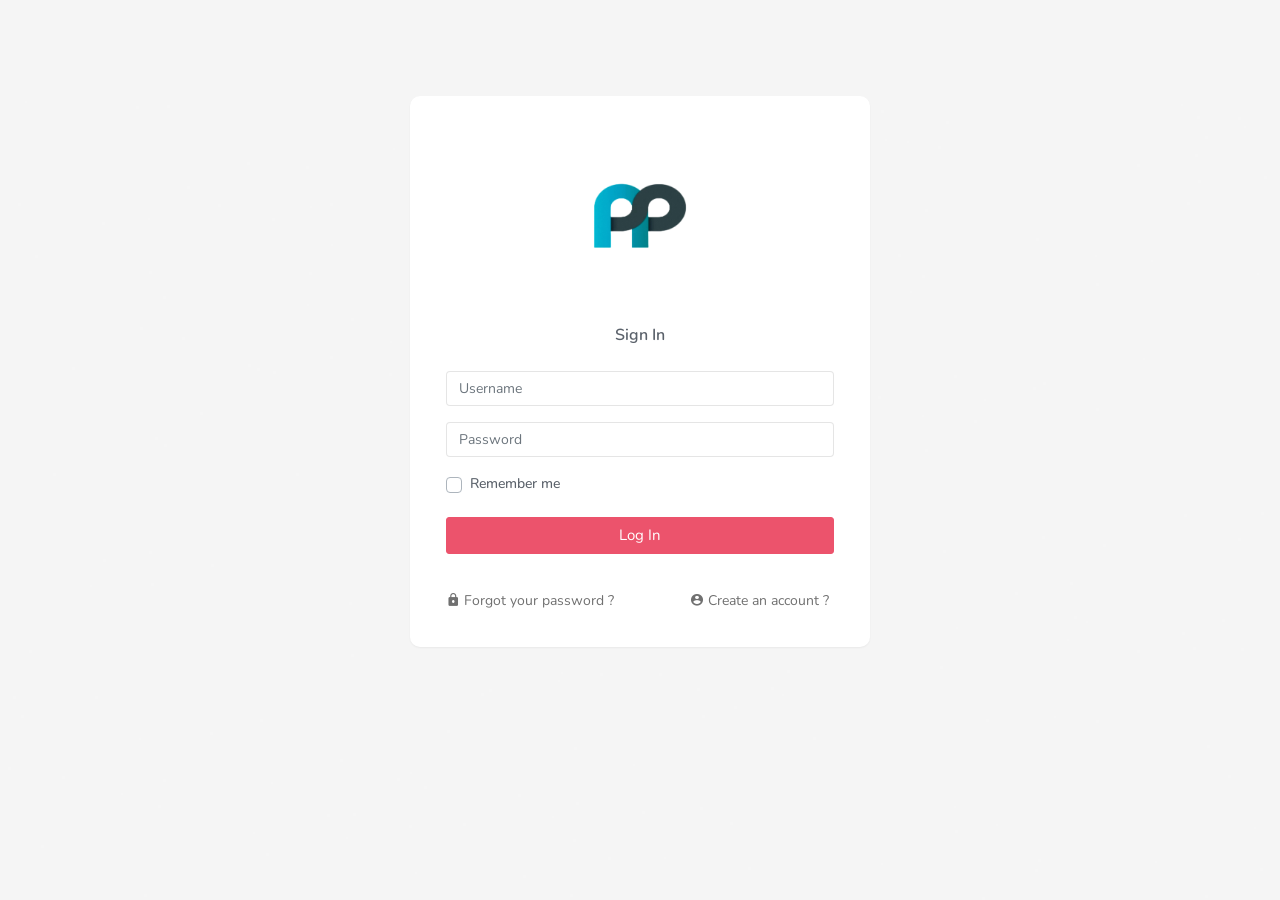
<file: horizontal/pages-login.html>
<!DOCTYPE html>
<html lang="en">
    <head>
        <meta charset="utf-8" />
        <meta http-equiv="X-UA-Compatible" content="IE=edge">
        <meta name="viewport" content="width=device-width, initial-scale=1.0, user-scalable=0, minimal-ui">
        <title>ProgressPal</title>
        <meta content="Admin Dashboard" name="description" />
        <meta content="Themesdesign" name="author" />
        <meta http-equiv="X-UA-Compatible" content="IE=edge" />

        <link rel="shortcut icon" href="assets/images/favicon.ico">

        <link href="assets/css/bootstrap.min.css" rel="stylesheet" type="text/css">
        <link href="assets/plugins/animate/animate.css" rel="stylesheet" type="text/css">
        <link href="assets/css/icons.css" rel="stylesheet" type="text/css">
        <link href="assets/css/style.css" rel="stylesheet" type="text/css">
    </head>

    <body>

        <!-- Begin page -->
        <!--<div class="accountbg"></div>-->
        <div id="stars"></div>
        <div id="stars2"></div>
        <div class="wrapper-page">

            <div class="card">
                <div class="card-body">

                    <h3 class="text-center mt-0">
                        <a href="index.html" class="logo logo-admin"><img src="assets/images/ppal-logo-transparent.png" height="200" weight="200" alt="logo"></a>
                    </h3>

                    <h6 class="text-center">Sign In</h6>

                    <div class="p-3">
                        
                        <form class="form-horizontal" action="index.html">

                            <div class="form-group row">
                                <div class="col-12">
                                    <input class="form-control" type="text" required="" placeholder="Username">
                                </div>
                            </div>

                            <div class="form-group row">
                                <div class="col-12">
                                    <input class="form-control" type="password" required="" placeholder="Password">
                                </div>
                            </div>

                            <div class="form-group row">
                                <div class="col-12">
                                    <div class="custom-control custom-checkbox">
                                        <input type="checkbox" class="custom-control-input" id="customCheck1">
                                        <label class="custom-control-label" for="customCheck1">Remember me</label>
                                    </div>
                                </div>
                            </div>

                            <div class="form-group text-center row m-t-20">
                                <div class="col-12">
                                    <button class="btn btn-danger btn-block waves-effect waves-light" type="submit">Log In</button>
                                </div>
                            </div>

                            <div class="form-group m-t-10 mb-0 row">
                                <div class="col-sm-7 m-t-20">
                                    <a href="pages-recoverpw.html" class="text-muted"><i class="mdi mdi-lock"></i> Forgot your password ?</a>
                                </div>
                                <div class="col-sm-5 m-t-20">
                                    <a href="pages-register.html" class="text-muted"><i class="mdi mdi-account-circle"></i> Create an account ?</a>
                                </div>
                            </div>
                        </form>
                    </div>
                </div>
            </div>
        </div>

        <!-- jQuery  -->
        <script src="assets/js/jquery.min.js"></script>
        <script src="assets/js/bootstrap.bundle.min.js"></script>
        <script src="assets/js/modernizr.min.js"></script>
        <script src="assets/js/detect.js"></script>
        <script src="assets/js/fastclick.js"></script>
        <script src="assets/js/jquery.slimscroll.js"></script>
        <script src="assets/js/jquery.blockUI.js"></script>
        <script src="assets/js/waves.js"></script>
        <script src="assets/js/jquery.nicescroll.js"></script>
        <script src="assets/js/jquery.scrollTo.min.js"></script>

        <!-- App js -->
        <script src="assets/js/app.js"></script>

    </body>
</html>
</file>
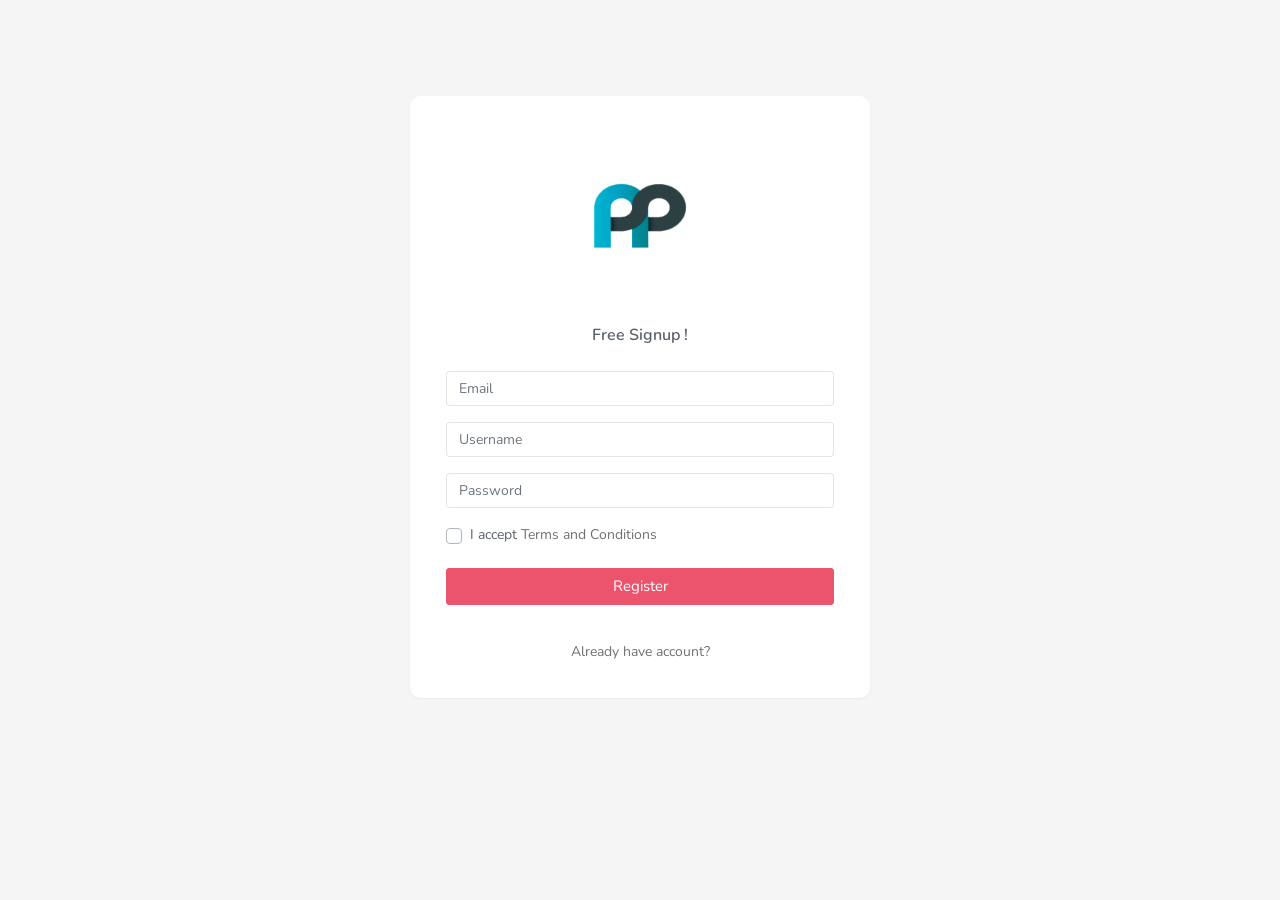
<file: horizontal/pages-register.html>
<!DOCTYPE html>
<html lang="en">
    <head>
        <meta charset="utf-8" />
        <meta http-equiv="X-UA-Compatible" content="IE=edge">
        <meta name="viewport" content="width=device-width, initial-scale=1.0, user-scalable=0, minimal-ui">
        <title>ProgressPal</title>
        <meta content="Admin Dashboard" name="description" />
        <meta content="Themesdesign" name="author" />
        <meta http-equiv="X-UA-Compatible" content="IE=edge" />

        <link rel="shortcut icon" href="assets/images/favicon.ico">

        <link href="assets/css/bootstrap.min.css" rel="stylesheet" type="text/css">
        <link href="assets/plugins/animate/animate.css" rel="stylesheet" type="text/css">
        <link href="assets/css/icons.css" rel="stylesheet" type="text/css">
        <link href="assets/css/style.css" rel="stylesheet" type="text/css">
    </head>

    <body>

        <!-- Begin page -->
       <!--<div class="accountbg"></div>-->
       <div id="stars"></div>
       <div id="stars2"></div>
       <div class="wrapper-page">

           <div class="card">
               <div class="card-body">

                   <h3 class="text-center mt-0">
                    <a href="index.html" class="logo logo-admin"><img src="assets/images/ppal-logo-transparent.png" height="200" weight="200" alt="logo"></a>
                   </h3>

                   <h6 class="text-center">Free Signup !</h6>

                   <div class="p-3">
                       <form class="form-horizontal" action="index.html">

                           <div class="form-group row">
                               <div class="col-12">
                                   <input class="form-control" type="email" required="" placeholder="Email">
                               </div>
                           </div>

                           <div class="form-group row">
                               <div class="col-12">
                                   <input class="form-control" type="text" required="" placeholder="Username">
                               </div>
                           </div>

                           <div class="form-group row">
                               <div class="col-12">
                                   <input class="form-control" type="password" required="" placeholder="Password">
                               </div>
                           </div>

                           <div class="form-group row">
                               <div class="col-12">
                                   <div class="custom-control custom-checkbox">
                                       <input type="checkbox" class="custom-control-input" id="customCheck1">
                                       <label class="custom-control-label font-weight-normal" for="customCheck1">I accept <a href="#" class="text-muted">Terms and Conditions</a></label>
                                   </div>
                               </div>
                           </div>

                           <div class="form-group text-center row m-t-20">
                               <div class="col-12">
                                   <button class="btn btn-danger btn-block waves-effect waves-light" type="submit">Register</button>
                               </div>
                           </div>

                           <div class="form-group m-t-10 mb-0 row">
                               <div class="col-12 m-t-20 text-center">
                                   <a href="pages-login.html" class="text-muted">Already have account?</a>
                               </div>
                           </div>
                       </form>
                   </div>

               </div>
           </div>
       </div>

        <!-- jQuery  -->
        <script src="assets/js/jquery.min.js"></script>
        <script src="assets/js/bootstrap.bundle.min.js"></script>
        <script src="assets/js/modernizr.min.js"></script>
        <script src="assets/js/detect.js"></script>
        <script src="assets/js/fastclick.js"></script>
        <script src="assets/js/jquery.slimscroll.js"></script>
        <script src="assets/js/jquery.blockUI.js"></script>
        <script src="assets/js/waves.js"></script>
        <script src="assets/js/jquery.nicescroll.js"></script>
        <script src="assets/js/jquery.scrollTo.min.js"></script>

        <!-- App js -->
        <script src="assets/js/app.js"></script>

    </body>
</html>
</file>
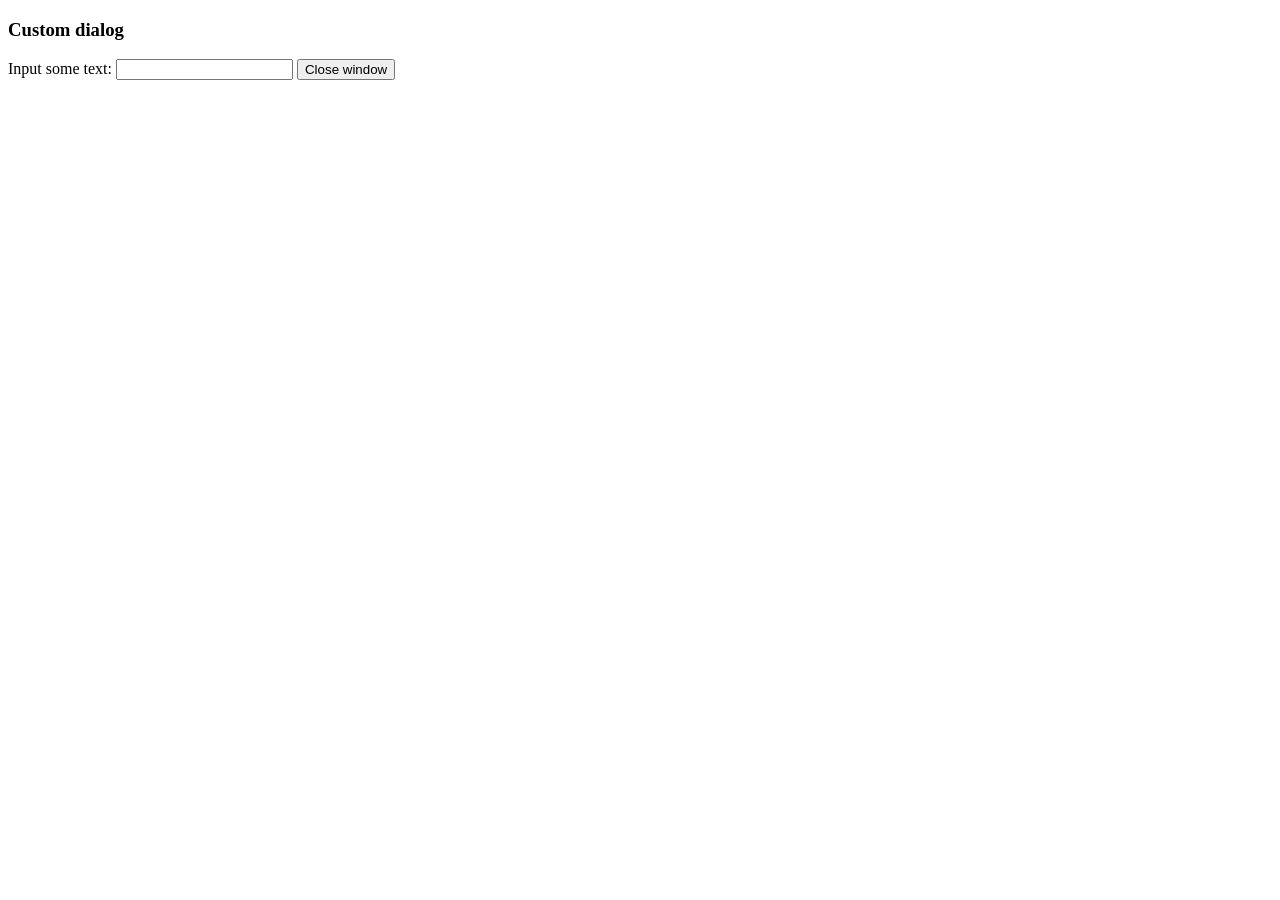
<file: horizontal/assets/plugins/tinymce/plugins/example/dialog.html>
<!DOCTYPE html>
<html>
<body>
	<h3>Custom dialog</h3>
	Input some text: <input id="content">
	<button onclick="top.tinymce.activeEditor.windowManager.getWindows()[0].close();">Close window</button>
</body>
</html>
</file>
<file: horizontal/assets/plugins/morris/morris.css>
.morris-hover{position:absolute;z-index:1000}.morris-hover.morris-default-style{border-radius:10px;padding:6px;color:#666;background:rgba(255,255,255,0.8);border:solid 2px rgba(230,230,230,0.8);font-family:sans-serif;font-size:12px;text-align:center}.morris-hover.morris-default-style .morris-hover-row-label{font-weight:bold;margin:0.25em 0}
.morris-hover.morris-default-style .morris-hover-point{white-space:nowrap;margin:0.1em 0}
</file>
<file: horizontal/assets/css/icons.css>
@charset "UTF-8";
/*
 ProgressPal
 File: Icons
 */
/*!
 * 
 */
.fa,
.fas,
.far,
.fal,
.fab {
  -moz-osx-font-smoothing: grayscale;
  -webkit-font-smoothing: antialiased;
  display: inline-block;
  font-style: normal;
  font-variant: normal;
  text-rendering: auto;
  line-height: 1;
}

.fa-lg {
  font-size: 1.33333em;
  line-height: 0.75em;
  vertical-align: -.0667em;
}

.fa-xs {
  font-size: .75em;
}

.fa-sm {
  font-size: .875em;
}

.fa-1x {
  font-size: 1em;
}

.fa-2x {
  font-size: 2em;
}

.fa-3x {
  font-size: 3em;
}

.fa-4x {
  font-size: 4em;
}

.fa-5x {
  font-size: 5em;
}

.fa-6x {
  font-size: 6em;
}

.fa-7x {
  font-size: 7em;
}

.fa-8x {
  font-size: 8em;
}

.fa-9x {
  font-size: 9em;
}

.fa-10x {
  font-size: 10em;
}

.fa-fw {
  text-align: center;
  width: 1.25em;
}

.fa-ul {
  list-style-type: none;
  margin-left: 2.5em;
  padding-left: 0;
}

.fa-ul > li {
  position: relative;
}

.fa-li {
  left: -2em;
  position: absolute;
  text-align: center;
  width: 2em;
  line-height: inherit;
}

.fa-border {
  border: solid 0.08em #eee;
  border-radius: .1em;
  padding: .2em .25em .15em;
}

.fa-pull-left {
  float: left;
}

.fa-pull-right {
  float: right;
}

.fa.fa-pull-left,
.fas.fa-pull-left,
.far.fa-pull-left,
.fal.fa-pull-left,
.fab.fa-pull-left {
  margin-right: .3em;
}

.fa.fa-pull-right,
.fas.fa-pull-right,
.far.fa-pull-right,
.fal.fa-pull-right,
.fab.fa-pull-right {
  margin-left: .3em;
}

.fa-spin {
  -webkit-animation: fa-spin 2s infinite linear;
          animation: fa-spin 2s infinite linear;
}

.fa-pulse {
  -webkit-animation: fa-spin 1s infinite steps(8);
          animation: fa-spin 1s infinite steps(8);
}

@-webkit-keyframes fa-spin {
  0% {
    -webkit-transform: rotate(0deg);
            transform: rotate(0deg);
  }
  100% {
    -webkit-transform: rotate(360deg);
            transform: rotate(360deg);
  }
}

@keyframes fa-spin {
  0% {
    -webkit-transform: rotate(0deg);
            transform: rotate(0deg);
  }
  100% {
    -webkit-transform: rotate(360deg);
            transform: rotate(360deg);
  }
}

.fa-rotate-90 {
  -ms-filter: "progid:DXImageTransform.Microsoft.BasicImage(rotation=1)";
  -webkit-transform: rotate(90deg);
          transform: rotate(90deg);
}

.fa-rotate-180 {
  -ms-filter: "progid:DXImageTransform.Microsoft.BasicImage(rotation=2)";
  -webkit-transform: rotate(180deg);
          transform: rotate(180deg);
}

.fa-rotate-270 {
  -ms-filter: "progid:DXImageTransform.Microsoft.BasicImage(rotation=3)";
  -webkit-transform: rotate(270deg);
          transform: rotate(270deg);
}

.fa-flip-horizontal {
  -ms-filter: "progid:DXImageTransform.Microsoft.BasicImage(rotation=0, mirror=1)";
  -webkit-transform: scale(-1, 1);
          transform: scale(-1, 1);
}

.fa-flip-vertical {
  -ms-filter: "progid:DXImageTransform.Microsoft.BasicImage(rotation=2, mirror=1)";
  -webkit-transform: scale(1, -1);
          transform: scale(1, -1);
}

.fa-flip-horizontal.fa-flip-vertical {
  -ms-filter: "progid:DXImageTransform.Microsoft.BasicImage(rotation=2, mirror=1)";
  -webkit-transform: scale(-1, -1);
          transform: scale(-1, -1);
}

:root .fa-rotate-90,
:root .fa-rotate-180,
:root .fa-rotate-270,
:root .fa-flip-horizontal,
:root .fa-flip-vertical {
  -webkit-filter: none;
          filter: none;
}

.fa-stack {
  display: inline-block;
  height: 2em;
  line-height: 2em;
  position: relative;
  vertical-align: middle;
  width: 2em;
}

.fa-stack-1x,
.fa-stack-2x {
  left: 0;
  position: absolute;
  text-align: center;
  width: 100%;
}

.fa-stack-1x {
  line-height: inherit;
}

.fa-stack-2x {
  font-size: 2em;
}

.fa-inverse {
  color: #fff;
}

/* Font Awesome uses the Unicode Private Use Area (PUA) to ensure screen
readers do not read off random characters that represent icons */
.fa-500px:before {
  content: "\f26e";
}

.fa-accessible-icon:before {
  content: "\f368";
}

.fa-accusoft:before {
  content: "\f369";
}

.fa-address-book:before {
  content: "\f2b9";
}

.fa-address-card:before {
  content: "\f2bb";
}

.fa-adjust:before {
  content: "\f042";
}

.fa-adn:before {
  content: "\f170";
}

.fa-adversal:before {
  content: "\f36a";
}

.fa-affiliatetheme:before {
  content: "\f36b";
}

.fa-algolia:before {
  content: "\f36c";
}

.fa-align-center:before {
  content: "\f037";
}

.fa-align-justify:before {
  content: "\f039";
}

.fa-align-left:before {
  content: "\f036";
}

.fa-align-right:before {
  content: "\f038";
}

.fa-allergies:before {
  content: "\f461";
}

.fa-amazon:before {
  content: "\f270";
}

.fa-amazon-pay:before {
  content: "\f42c";
}

.fa-ambulance:before {
  content: "\f0f9";
}

.fa-american-sign-language-interpreting:before {
  content: "\f2a3";
}

.fa-amilia:before {
  content: "\f36d";
}

.fa-anchor:before {
  content: "\f13d";
}

.fa-android:before {
  content: "\f17b";
}

.fa-angellist:before {
  content: "\f209";
}

.fa-angle-double-down:before {
  content: "\f103";
}

.fa-angle-double-left:before {
  content: "\f100";
}

.fa-angle-double-right:before {
  content: "\f101";
}

.fa-angle-double-up:before {
  content: "\f102";
}

.fa-angle-down:before {
  content: "\f107";
}

.fa-angle-left:before {
  content: "\f104";
}

.fa-angle-right:before {
  content: "\f105";
}

.fa-angle-up:before {
  content: "\f106";
}

.fa-angrycreative:before {
  content: "\f36e";
}

.fa-angular:before {
  content: "\f420";
}

.fa-app-store:before {
  content: "\f36f";
}

.fa-app-store-ios:before {
  content: "\f370";
}

.fa-apper:before {
  content: "\f371";
}

.fa-apple:before {
  content: "\f179";
}

.fa-apple-pay:before {
  content: "\f415";
}

.fa-archive:before {
  content: "\f187";
}

.fa-arrow-alt-circle-down:before {
  content: "\f358";
}

.fa-arrow-alt-circle-left:before {
  content: "\f359";
}

.fa-arrow-alt-circle-right:before {
  content: "\f35a";
}

.fa-arrow-alt-circle-up:before {
  content: "\f35b";
}

.fa-arrow-circle-down:before {
  content: "\f0ab";
}

.fa-arrow-circle-left:before {
  content: "\f0a8";
}

.fa-arrow-circle-right:before {
  content: "\f0a9";
}

.fa-arrow-circle-up:before {
  content: "\f0aa";
}

.fa-arrow-down:before {
  content: "\f063";
}

.fa-arrow-left:before {
  content: "\f060";
}

.fa-arrow-right:before {
  content: "\f061";
}

.fa-arrow-up:before {
  content: "\f062";
}

.fa-arrows-alt:before {
  content: "\f0b2";
}

.fa-arrows-alt-h:before {
  content: "\f337";
}

.fa-arrows-alt-v:before {
  content: "\f338";
}

.fa-assistive-listening-systems:before {
  content: "\f2a2";
}

.fa-asterisk:before {
  content: "\f069";
}

.fa-asymmetrik:before {
  content: "\f372";
}

.fa-at:before {
  content: "\f1fa";
}

.fa-audible:before {
  content: "\f373";
}

.fa-audio-description:before {
  content: "\f29e";
}

.fa-autoprefixer:before {
  content: "\f41c";
}

.fa-avianex:before {
  content: "\f374";
}

.fa-aviato:before {
  content: "\f421";
}

.fa-aws:before {
  content: "\f375";
}

.fa-backward:before {
  content: "\f04a";
}

.fa-balance-scale:before {
  content: "\f24e";
}

.fa-ban:before {
  content: "\f05e";
}

.fa-band-aid:before {
  content: "\f462";
}

.fa-bandcamp:before {
  content: "\f2d5";
}

.fa-barcode:before {
  content: "\f02a";
}

.fa-bars:before {
  content: "\f0c9";
}

.fa-baseball-ball:before {
  content: "\f433";
}

.fa-basketball-ball:before {
  content: "\f434";
}

.fa-bath:before {
  content: "\f2cd";
}

.fa-battery-empty:before {
  content: "\f244";
}

.fa-battery-full:before {
  content: "\f240";
}

.fa-battery-half:before {
  content: "\f242";
}

.fa-battery-quarter:before {
  content: "\f243";
}

.fa-battery-three-quarters:before {
  content: "\f241";
}

.fa-bed:before {
  content: "\f236";
}

.fa-beer:before {
  content: "\f0fc";
}

.fa-behance:before {
  content: "\f1b4";
}

.fa-behance-square:before {
  content: "\f1b5";
}

.fa-bell:before {
  content: "\f0f3";
}

.fa-bell-slash:before {
  content: "\f1f6";
}

.fa-bicycle:before {
  content: "\f206";
}

.fa-bimobject:before {
  content: "\f378";
}

.fa-binoculars:before {
  content: "\f1e5";
}

.fa-birthday-cake:before {
  content: "\f1fd";
}

.fa-bitbucket:before {
  content: "\f171";
}

.fa-bitcoin:before {
  content: "\f379";
}

.fa-bity:before {
  content: "\f37a";
}

.fa-black-tie:before {
  content: "\f27e";
}

.fa-blackberry:before {
  content: "\f37b";
}

.fa-blender:before {
  content: "\f517";
}

.fa-blind:before {
  content: "\f29d";
}

.fa-blogger:before {
  content: "\f37c";
}

.fa-blogger-b:before {
  content: "\f37d";
}

.fa-bluetooth:before {
  content: "\f293";
}

.fa-bluetooth-b:before {
  content: "\f294";
}

.fa-bold:before {
  content: "\f032";
}

.fa-bolt:before {
  content: "\f0e7";
}

.fa-bomb:before {
  content: "\f1e2";
}

.fa-book:before {
  content: "\f02d";
}

.fa-book-open:before {
  content: "\f518";
}

.fa-bookmark:before {
  content: "\f02e";
}

.fa-bowling-ball:before {
  content: "\f436";
}

.fa-box:before {
  content: "\f466";
}

.fa-box-open:before {
  content: "\f49e";
}

.fa-boxes:before {
  content: "\f468";
}

.fa-braille:before {
  content: "\f2a1";
}

.fa-briefcase:before {
  content: "\f0b1";
}

.fa-briefcase-medical:before {
  content: "\f469";
}

.fa-broadcast-tower:before {
  content: "\f519";
}

.fa-broom:before {
  content: "\f51a";
}

.fa-btc:before {
  content: "\f15a";
}

.fa-bug:before {
  content: "\f188";
}

.fa-building:before {
  content: "\f1ad";
}

.fa-bullhorn:before {
  content: "\f0a1";
}

.fa-bullseye:before {
  content: "\f140";
}

.fa-burn:before {
  content: "\f46a";
}

.fa-buromobelexperte:before {
  content: "\f37f";
}

.fa-bus:before {
  content: "\f207";
}

.fa-buysellads:before {
  content: "\f20d";
}

.fa-calculator:before {
  content: "\f1ec";
}

.fa-calendar:before {
  content: "\f133";
}

.fa-calendar-alt:before {
  content: "\f073";
}

.fa-calendar-check:before {
  content: "\f274";
}

.fa-calendar-minus:before {
  content: "\f272";
}

.fa-calendar-plus:before {
  content: "\f271";
}

.fa-calendar-times:before {
  content: "\f273";
}

.fa-camera:before {
  content: "\f030";
}

.fa-camera-retro:before {
  content: "\f083";
}

.fa-capsules:before {
  content: "\f46b";
}

.fa-car:before {
  content: "\f1b9";
}

.fa-caret-down:before {
  content: "\f0d7";
}

.fa-caret-left:before {
  content: "\f0d9";
}

.fa-caret-right:before {
  content: "\f0da";
}

.fa-caret-square-down:before {
  content: "\f150";
}

.fa-caret-square-left:before {
  content: "\f191";
}

.fa-caret-square-right:before {
  content: "\f152";
}

.fa-caret-square-up:before {
  content: "\f151";
}

.fa-caret-up:before {
  content: "\f0d8";
}

.fa-cart-arrow-down:before {
  content: "\f218";
}

.fa-cart-plus:before {
  content: "\f217";
}

.fa-cc-amazon-pay:before {
  content: "\f42d";
}

.fa-cc-amex:before {
  content: "\f1f3";
}

.fa-cc-apple-pay:before {
  content: "\f416";
}

.fa-cc-diners-club:before {
  content: "\f24c";
}

.fa-cc-discover:before {
  content: "\f1f2";
}

.fa-cc-jcb:before {
  content: "\f24b";
}

.fa-cc-mastercard:before {
  content: "\f1f1";
}

.fa-cc-paypal:before {
  content: "\f1f4";
}

.fa-cc-stripe:before {
  content: "\f1f5";
}

.fa-cc-visa:before {
  content: "\f1f0";
}

.fa-centercode:before {
  content: "\f380";
}

.fa-certificate:before {
  content: "\f0a3";
}

.fa-chalkboard:before {
  content: "\f51b";
}

.fa-chalkboard-teacher:before {
  content: "\f51c";
}

.fa-chart-area:before {
  content: "\f1fe";
}

.fa-chart-bar:before {
  content: "\f080";
}

.fa-chart-line:before {
  content: "\f201";
}

.fa-chart-pie:before {
  content: "\f200";
}

.fa-check:before {
  content: "\f00c";
}

.fa-check-circle:before {
  content: "\f058";
}

.fa-check-square:before {
  content: "\f14a";
}

.fa-chess:before {
  content: "\f439";
}

.fa-chess-bishop:before {
  content: "\f43a";
}

.fa-chess-board:before {
  content: "\f43c";
}

.fa-chess-king:before {
  content: "\f43f";
}

.fa-chess-knight:before {
  content: "\f441";
}

.fa-chess-pawn:before {
  content: "\f443";
}

.fa-chess-queen:before {
  content: "\f445";
}

.fa-chess-rook:before {
  content: "\f447";
}

.fa-chevron-circle-down:before {
  content: "\f13a";
}

.fa-chevron-circle-left:before {
  content: "\f137";
}

.fa-chevron-circle-right:before {
  content: "\f138";
}

.fa-chevron-circle-up:before {
  content: "\f139";
}

.fa-chevron-down:before {
  content: "\f078";
}

.fa-chevron-left:before {
  content: "\f053";
}

.fa-chevron-right:before {
  content: "\f054";
}

.fa-chevron-up:before {
  content: "\f077";
}

.fa-child:before {
  content: "\f1ae";
}

.fa-chrome:before {
  content: "\f268";
}

.fa-church:before {
  content: "\f51d";
}

.fa-circle:before {
  content: "\f111";
}

.fa-circle-notch:before {
  content: "\f1ce";
}

.fa-clipboard:before {
  content: "\f328";
}

.fa-clipboard-check:before {
  content: "\f46c";
}

.fa-clipboard-list:before {
  content: "\f46d";
}

.fa-clock:before {
  content: "\f017";
}

.fa-clone:before {
  content: "\f24d";
}

.fa-closed-captioning:before {
  content: "\f20a";
}

.fa-cloud:before {
  content: "\f0c2";
}

.fa-cloud-download-alt:before {
  content: "\f381";
}

.fa-cloud-upload-alt:before {
  content: "\f382";
}

.fa-cloudscale:before {
  content: "\f383";
}

.fa-cloudsmith:before {
  content: "\f384";
}

.fa-cloudversify:before {
  content: "\f385";
}

.fa-code:before {
  content: "\f121";
}

.fa-code-branch:before {
  content: "\f126";
}

.fa-codepen:before {
  content: "\f1cb";
}

.fa-codiepie:before {
  content: "\f284";
}

.fa-coffee:before {
  content: "\f0f4";
}

.fa-cog:before {
  content: "\f013";
}

.fa-cogs:before {
  content: "\f085";
}

.fa-coins:before {
  content: "\f51e";
}

.fa-columns:before {
  content: "\f0db";
}

.fa-comment:before {
  content: "\f075";
}

.fa-comment-alt:before {
  content: "\f27a";
}

.fa-comment-dots:before {
  content: "\f4ad";
}

.fa-comment-slash:before {
  content: "\f4b3";
}

.fa-comments:before {
  content: "\f086";
}

.fa-compact-disc:before {
  content: "\f51f";
}

.fa-compass:before {
  content: "\f14e";
}

.fa-compress:before {
  content: "\f066";
}

.fa-connectdevelop:before {
  content: "\f20e";
}

.fa-contao:before {
  content: "\f26d";
}

.fa-copy:before {
  content: "\f0c5";
}

.fa-copyright:before {
  content: "\f1f9";
}

.fa-couch:before {
  content: "\f4b8";
}

.fa-cpanel:before {
  content: "\f388";
}

.fa-creative-commons:before {
  content: "\f25e";
}

.fa-creative-commons-by:before {
  content: "\f4e7";
}

.fa-creative-commons-nc:before {
  content: "\f4e8";
}

.fa-creative-commons-nc-eu:before {
  content: "\f4e9";
}

.fa-creative-commons-nc-jp:before {
  content: "\f4ea";
}

.fa-creative-commons-nd:before {
  content: "\f4eb";
}

.fa-creative-commons-pd:before {
  content: "\f4ec";
}

.fa-creative-commons-pd-alt:before {
  content: "\f4ed";
}

.fa-creative-commons-remix:before {
  content: "\f4ee";
}

.fa-creative-commons-sa:before {
  content: "\f4ef";
}

.fa-creative-commons-sampling:before {
  content: "\f4f0";
}

.fa-creative-commons-sampling-plus:before {
  content: "\f4f1";
}

.fa-creative-commons-share:before {
  content: "\f4f2";
}

.fa-credit-card:before {
  content: "\f09d";
}

.fa-crop:before {
  content: "\f125";
}

.fa-crosshairs:before {
  content: "\f05b";
}

.fa-crow:before {
  content: "\f520";
}

.fa-crown:before {
  content: "\f521";
}

.fa-css3:before {
  content: "\f13c";
}

.fa-css3-alt:before {
  content: "\f38b";
}

.fa-cube:before {
  content: "\f1b2";
}

.fa-cubes:before {
  content: "\f1b3";
}

.fa-cut:before {
  content: "\f0c4";
}

.fa-cuttlefish:before {
  content: "\f38c";
}

.fa-d-and-d:before {
  content: "\f38d";
}

.fa-dashcube:before {
  content: "\f210";
}

.fa-database:before {
  content: "\f1c0";
}

.fa-deaf:before {
  content: "\f2a4";
}

.fa-delicious:before {
  content: "\f1a5";
}

.fa-deploydog:before {
  content: "\f38e";
}

.fa-deskpro:before {
  content: "\f38f";
}

.fa-desktop:before {
  content: "\f108";
}

.fa-deviantart:before {
  content: "\f1bd";
}

.fa-diagnoses:before {
  content: "\f470";
}

.fa-dice:before {
  content: "\f522";
}

.fa-dice-five:before {
  content: "\f523";
}

.fa-dice-four:before {
  content: "\f524";
}

.fa-dice-one:before {
  content: "\f525";
}

.fa-dice-six:before {
  content: "\f526";
}

.fa-dice-three:before {
  content: "\f527";
}

.fa-dice-two:before {
  content: "\f528";
}

.fa-digg:before {
  content: "\f1a6";
}

.fa-digital-ocean:before {
  content: "\f391";
}

.fa-discord:before {
  content: "\f392";
}

.fa-discourse:before {
  content: "\f393";
}

.fa-divide:before {
  content: "\f529";
}

.fa-dna:before {
  content: "\f471";
}

.fa-dochub:before {
  content: "\f394";
}

.fa-docker:before {
  content: "\f395";
}

.fa-dollar-sign:before {
  content: "\f155";
}

.fa-dolly:before {
  content: "\f472";
}

.fa-dolly-flatbed:before {
  content: "\f474";
}

.fa-donate:before {
  content: "\f4b9";
}

.fa-door-closed:before {
  content: "\f52a";
}

.fa-door-open:before {
  content: "\f52b";
}

.fa-dot-circle:before {
  content: "\f192";
}

.fa-dove:before {
  content: "\f4ba";
}

.fa-download:before {
  content: "\f019";
}

.fa-draft2digital:before {
  content: "\f396";
}

.fa-dribbble:before {
  content: "\f17d";
}

.fa-dribbble-square:before {
  content: "\f397";
}

.fa-dropbox:before {
  content: "\f16b";
}

.fa-drupal:before {
  content: "\f1a9";
}

.fa-dumbbell:before {
  content: "\f44b";
}

.fa-dyalog:before {
  content: "\f399";
}

.fa-earlybirds:before {
  content: "\f39a";
}

.fa-ebay:before {
  content: "\f4f4";
}

.fa-edge:before {
  content: "\f282";
}

.fa-edit:before {
  content: "\f044";
}

.fa-eject:before {
  content: "\f052";
}

.fa-elementor:before {
  content: "\f430";
}

.fa-ellipsis-h:before {
  content: "\f141";
}

.fa-ellipsis-v:before {
  content: "\f142";
}

.fa-ember:before {
  content: "\f423";
}

.fa-empire:before {
  content: "\f1d1";
}

.fa-envelope:before {
  content: "\f0e0";
}

.fa-envelope-open:before {
  content: "\f2b6";
}

.fa-envelope-square:before {
  content: "\f199";
}

.fa-envira:before {
  content: "\f299";
}

.fa-equals:before {
  content: "\f52c";
}

.fa-eraser:before {
  content: "\f12d";
}

.fa-erlang:before {
  content: "\f39d";
}

.fa-ethereum:before {
  content: "\f42e";
}

.fa-etsy:before {
  content: "\f2d7";
}

.fa-euro-sign:before {
  content: "\f153";
}

.fa-exchange-alt:before {
  content: "\f362";
}

.fa-exclamation:before {
  content: "\f12a";
}

.fa-exclamation-circle:before {
  content: "\f06a";
}

.fa-exclamation-triangle:before {
  content: "\f071";
}

.fa-expand:before {
  content: "\f065";
}

.fa-expand-arrows-alt:before {
  content: "\f31e";
}

.fa-expeditedssl:before {
  content: "\f23e";
}

.fa-external-link-alt:before {
  content: "\f35d";
}

.fa-external-link-square-alt:before {
  content: "\f360";
}

.fa-eye:before {
  content: "\f06e";
}

.fa-eye-dropper:before {
  content: "\f1fb";
}

.fa-eye-slash:before {
  content: "\f070";
}

.fa-facebook:before {
  content: "\f09a";
}

.fa-facebook-f:before {
  content: "\f39e";
}

.fa-facebook-messenger:before {
  content: "\f39f";
}

.fa-facebook-square:before {
  content: "\f082";
}

.fa-fast-backward:before {
  content: "\f049";
}

.fa-fast-forward:before {
  content: "\f050";
}

.fa-fax:before {
  content: "\f1ac";
}

.fa-feather:before {
  content: "\f52d";
}

.fa-female:before {
  content: "\f182";
}

.fa-fighter-jet:before {
  content: "\f0fb";
}

.fa-file:before {
  content: "\f15b";
}

.fa-file-alt:before {
  content: "\f15c";
}

.fa-file-archive:before {
  content: "\f1c6";
}

.fa-file-audio:before {
  content: "\f1c7";
}

.fa-file-code:before {
  content: "\f1c9";
}

.fa-file-excel:before {
  content: "\f1c3";
}

.fa-file-image:before {
  content: "\f1c5";
}

.fa-file-medical:before {
  content: "\f477";
}

.fa-file-medical-alt:before {
  content: "\f478";
}

.fa-file-pdf:before {
  content: "\f1c1";
}

.fa-file-powerpoint:before {
  content: "\f1c4";
}

.fa-file-video:before {
  content: "\f1c8";
}

.fa-file-word:before {
  content: "\f1c2";
}

.fa-film:before {
  content: "\f008";
}

.fa-filter:before {
  content: "\f0b0";
}

.fa-fire:before {
  content: "\f06d";
}

.fa-fire-extinguisher:before {
  content: "\f134";
}

.fa-firefox:before {
  content: "\f269";
}

.fa-first-aid:before {
  content: "\f479";
}

.fa-first-order:before {
  content: "\f2b0";
}

.fa-first-order-alt:before {
  content: "\f50a";
}

.fa-firstdraft:before {
  content: "\f3a1";
}

.fa-flag:before {
  content: "\f024";
}

.fa-flag-checkered:before {
  content: "\f11e";
}

.fa-flask:before {
  content: "\f0c3";
}

.fa-flickr:before {
  content: "\f16e";
}

.fa-flipboard:before {
  content: "\f44d";
}

.fa-fly:before {
  content: "\f417";
}

.fa-folder:before {
  content: "\f07b";
}

.fa-folder-open:before {
  content: "\f07c";
}

.fa-font:before {
  content: "\f031";
}

.fa-font-awesome:before {
  content: "\f2b4";
}

.fa-font-awesome-alt:before {
  content: "\f35c";
}

.fa-font-awesome-flag:before {
  content: "\f425";
}

.fa-font-awesome-logo-full:before {
  content: "\f4e6";
}

.fa-fonticons:before {
  content: "\f280";
}

.fa-fonticons-fi:before {
  content: "\f3a2";
}

.fa-football-ball:before {
  content: "\f44e";
}

.fa-fort-awesome:before {
  content: "\f286";
}

.fa-fort-awesome-alt:before {
  content: "\f3a3";
}

.fa-forumbee:before {
  content: "\f211";
}

.fa-forward:before {
  content: "\f04e";
}

.fa-foursquare:before {
  content: "\f180";
}

.fa-free-code-camp:before {
  content: "\f2c5";
}

.fa-freebsd:before {
  content: "\f3a4";
}

.fa-frog:before {
  content: "\f52e";
}

.fa-frown:before {
  content: "\f119";
}

.fa-fulcrum:before {
  content: "\f50b";
}

.fa-futbol:before {
  content: "\f1e3";
}

.fa-galactic-republic:before {
  content: "\f50c";
}

.fa-galactic-senate:before {
  content: "\f50d";
}

.fa-gamepad:before {
  content: "\f11b";
}

.fa-gas-pump:before {
  content: "\f52f";
}

.fa-gavel:before {
  content: "\f0e3";
}

.fa-gem:before {
  content: "\f3a5";
}

.fa-genderless:before {
  content: "\f22d";
}

.fa-get-pocket:before {
  content: "\f265";
}

.fa-gg:before {
  content: "\f260";
}

.fa-gg-circle:before {
  content: "\f261";
}

.fa-gift:before {
  content: "\f06b";
}

.fa-git:before {
  content: "\f1d3";
}

.fa-git-square:before {
  content: "\f1d2";
}

.fa-github:before {
  content: "\f09b";
}

.fa-github-alt:before {
  content: "\f113";
}

.fa-github-square:before {
  content: "\f092";
}

.fa-gitkraken:before {
  content: "\f3a6";
}

.fa-gitlab:before {
  content: "\f296";
}

.fa-gitter:before {
  content: "\f426";
}

.fa-glass-martini:before {
  content: "\f000";
}

.fa-glasses:before {
  content: "\f530";
}

.fa-glide:before {
  content: "\f2a5";
}

.fa-glide-g:before {
  content: "\f2a6";
}

.fa-globe:before {
  content: "\f0ac";
}

.fa-gofore:before {
  content: "\f3a7";
}

.fa-golf-ball:before {
  content: "\f450";
}

.fa-goodreads:before {
  content: "\f3a8";
}

.fa-goodreads-g:before {
  content: "\f3a9";
}

.fa-google:before {
  content: "\f1a0";
}

.fa-google-drive:before {
  content: "\f3aa";
}

.fa-google-play:before {
  content: "\f3ab";
}

.fa-google-plus:before {
  content: "\f2b3";
}

.fa-google-plus-g:before {
  content: "\f0d5";
}

.fa-google-plus-square:before {
  content: "\f0d4";
}

.fa-google-wallet:before {
  content: "\f1ee";
}

.fa-graduation-cap:before {
  content: "\f19d";
}

.fa-gratipay:before {
  content: "\f184";
}

.fa-grav:before {
  content: "\f2d6";
}

.fa-greater-than:before {
  content: "\f531";
}

.fa-greater-than-equal:before {
  content: "\f532";
}

.fa-gripfire:before {
  content: "\f3ac";
}

.fa-grunt:before {
  content: "\f3ad";
}

.fa-gulp:before {
  content: "\f3ae";
}

.fa-h-square:before {
  content: "\f0fd";
}

.fa-hacker-news:before {
  content: "\f1d4";
}

.fa-hacker-news-square:before {
  content: "\f3af";
}

.fa-hand-holding:before {
  content: "\f4bd";
}

.fa-hand-holding-heart:before {
  content: "\f4be";
}

.fa-hand-holding-usd:before {
  content: "\f4c0";
}

.fa-hand-lizard:before {
  content: "\f258";
}

.fa-hand-paper:before {
  content: "\f256";
}

.fa-hand-peace:before {
  content: "\f25b";
}

.fa-hand-point-down:before {
  content: "\f0a7";
}

.fa-hand-point-left:before {
  content: "\f0a5";
}

.fa-hand-point-right:before {
  content: "\f0a4";
}

.fa-hand-point-up:before {
  content: "\f0a6";
}

.fa-hand-pointer:before {
  content: "\f25a";
}

.fa-hand-rock:before {
  content: "\f255";
}

.fa-hand-scissors:before {
  content: "\f257";
}

.fa-hand-spock:before {
  content: "\f259";
}

.fa-hands:before {
  content: "\f4c2";
}

.fa-hands-helping:before {
  content: "\f4c4";
}

.fa-handshake:before {
  content: "\f2b5";
}

.fa-hashtag:before {
  content: "\f292";
}

.fa-hdd:before {
  content: "\f0a0";
}

.fa-heading:before {
  content: "\f1dc";
}

.fa-headphones:before {
  content: "\f025";
}

.fa-heart:before {
  content: "\f004";
}

.fa-heartbeat:before {
  content: "\f21e";
}

.fa-helicopter:before {
  content: "\f533";
}

.fa-hips:before {
  content: "\f452";
}

.fa-hire-a-helper:before {
  content: "\f3b0";
}

.fa-history:before {
  content: "\f1da";
}

.fa-hockey-puck:before {
  content: "\f453";
}

.fa-home:before {
  content: "\f015";
}

.fa-hooli:before {
  content: "\f427";
}

.fa-hospital:before {
  content: "\f0f8";
}

.fa-hospital-alt:before {
  content: "\f47d";
}

.fa-hospital-symbol:before {
  content: "\f47e";
}

.fa-hotjar:before {
  content: "\f3b1";
}

.fa-hourglass:before {
  content: "\f254";
}

.fa-hourglass-end:before {
  content: "\f253";
}

.fa-hourglass-half:before {
  content: "\f252";
}

.fa-hourglass-start:before {
  content: "\f251";
}

.fa-houzz:before {
  content: "\f27c";
}

.fa-html5:before {
  content: "\f13b";
}

.fa-hubspot:before {
  content: "\f3b2";
}

.fa-i-cursor:before {
  content: "\f246";
}

.fa-id-badge:before {
  content: "\f2c1";
}

.fa-id-card:before {
  content: "\f2c2";
}

.fa-id-card-alt:before {
  content: "\f47f";
}

.fa-image:before {
  content: "\f03e";
}

.fa-images:before {
  content: "\f302";
}

.fa-imdb:before {
  content: "\f2d8";
}

.fa-inbox:before {
  content: "\f01c";
}

.fa-indent:before {
  content: "\f03c";
}

.fa-industry:before {
  content: "\f275";
}

.fa-infinity:before {
  content: "\f534";
}

.fa-info:before {
  content: "\f129";
}

.fa-info-circle:before {
  content: "\f05a";
}

.fa-instagram:before {
  content: "\f16d";
}

.fa-internet-explorer:before {
  content: "\f26b";
}

.fa-ioxhost:before {
  content: "\f208";
}

.fa-italic:before {
  content: "\f033";
}

.fa-itunes:before {
  content: "\f3b4";
}

.fa-itunes-note:before {
  content: "\f3b5";
}

.fa-java:before {
  content: "\f4e4";
}

.fa-jedi-order:before {
  content: "\f50e";
}

.fa-jenkins:before {
  content: "\f3b6";
}

.fa-joget:before {
  content: "\f3b7";
}

.fa-joomla:before {
  content: "\f1aa";
}

.fa-js:before {
  content: "\f3b8";
}

.fa-js-square:before {
  content: "\f3b9";
}

.fa-jsfiddle:before {
  content: "\f1cc";
}

.fa-key:before {
  content: "\f084";
}

.fa-keybase:before {
  content: "\f4f5";
}

.fa-keyboard:before {
  content: "\f11c";
}

.fa-keycdn:before {
  content: "\f3ba";
}

.fa-kickstarter:before {
  content: "\f3bb";
}

.fa-kickstarter-k:before {
  content: "\f3bc";
}

.fa-kiwi-bird:before {
  content: "\f535";
}

.fa-korvue:before {
  content: "\f42f";
}

.fa-language:before {
  content: "\f1ab";
}

.fa-laptop:before {
  content: "\f109";
}

.fa-laravel:before {
  content: "\f3bd";
}

.fa-lastfm:before {
  content: "\f202";
}

.fa-lastfm-square:before {
  content: "\f203";
}

.fa-leaf:before {
  content: "\f06c";
}

.fa-leanpub:before {
  content: "\f212";
}

.fa-lemon:before {
  content: "\f094";
}

.fa-less:before {
  content: "\f41d";
}

.fa-less-than:before {
  content: "\f536";
}

.fa-less-than-equal:before {
  content: "\f537";
}

.fa-level-down-alt:before {
  content: "\f3be";
}

.fa-level-up-alt:before {
  content: "\f3bf";
}

.fa-life-ring:before {
  content: "\f1cd";
}

.fa-lightbulb:before {
  content: "\f0eb";
}

.fa-line:before {
  content: "\f3c0";
}

.fa-link:before {
  content: "\f0c1";
}

.fa-linkedin:before {
  content: "\f08c";
}

.fa-linkedin-in:before {
  content: "\f0e1";
}

.fa-linode:before {
  content: "\f2b8";
}

.fa-linux:before {
  content: "\f17c";
}

.fa-lira-sign:before {
  content: "\f195";
}

.fa-list:before {
  content: "\f03a";
}

.fa-list-alt:before {
  content: "\f022";
}

.fa-list-ol:before {
  content: "\f0cb";
}

.fa-list-ul:before {
  content: "\f0ca";
}

.fa-location-arrow:before {
  content: "\f124";
}

.fa-lock:before {
  content: "\f023";
}

.fa-lock-open:before {
  content: "\f3c1";
}

.fa-long-arrow-alt-down:before {
  content: "\f309";
}

.fa-long-arrow-alt-left:before {
  content: "\f30a";
}

.fa-long-arrow-alt-right:before {
  content: "\f30b";
}

.fa-long-arrow-alt-up:before {
  content: "\f30c";
}

.fa-low-vision:before {
  content: "\f2a8";
}

.fa-lyft:before {
  content: "\f3c3";
}

.fa-magento:before {
  content: "\f3c4";
}

.fa-magic:before {
  content: "\f0d0";
}

.fa-magnet:before {
  content: "\f076";
}

.fa-male:before {
  content: "\f183";
}

.fa-mandalorian:before {
  content: "\f50f";
}

.fa-map:before {
  content: "\f279";
}

.fa-map-marker:before {
  content: "\f041";
}

.fa-map-marker-alt:before {
  content: "\f3c5";
}

.fa-map-pin:before {
  content: "\f276";
}

.fa-map-signs:before {
  content: "\f277";
}

.fa-mars:before {
  content: "\f222";
}

.fa-mars-double:before {
  content: "\f227";
}

.fa-mars-stroke:before {
  content: "\f229";
}

.fa-mars-stroke-h:before {
  content: "\f22b";
}

.fa-mars-stroke-v:before {
  content: "\f22a";
}

.fa-mastodon:before {
  content: "\f4f6";
}

.fa-maxcdn:before {
  content: "\f136";
}

.fa-medapps:before {
  content: "\f3c6";
}

.fa-medium:before {
  content: "\f23a";
}

.fa-medium-m:before {
  content: "\f3c7";
}

.fa-medkit:before {
  content: "\f0fa";
}

.fa-medrt:before {
  content: "\f3c8";
}

.fa-meetup:before {
  content: "\f2e0";
}

.fa-meh:before {
  content: "\f11a";
}

.fa-memory:before {
  content: "\f538";
}

.fa-mercury:before {
  content: "\f223";
}

.fa-microchip:before {
  content: "\f2db";
}

.fa-microphone:before {
  content: "\f130";
}

.fa-microphone-alt:before {
  content: "\f3c9";
}

.fa-microphone-alt-slash:before {
  content: "\f539";
}

.fa-microphone-slash:before {
  content: "\f131";
}

.fa-microsoft:before {
  content: "\f3ca";
}

.fa-minus:before {
  content: "\f068";
}

.fa-minus-circle:before {
  content: "\f056";
}

.fa-minus-square:before {
  content: "\f146";
}

.fa-mix:before {
  content: "\f3cb";
}

.fa-mixcloud:before {
  content: "\f289";
}

.fa-mizuni:before {
  content: "\f3cc";
}

.fa-mobile:before {
  content: "\f10b";
}

.fa-mobile-alt:before {
  content: "\f3cd";
}

.fa-modx:before {
  content: "\f285";
}

.fa-monero:before {
  content: "\f3d0";
}

.fa-money-bill:before {
  content: "\f0d6";
}

.fa-money-bill-alt:before {
  content: "\f3d1";
}

.fa-money-bill-wave:before {
  content: "\f53a";
}

.fa-money-bill-wave-alt:before {
  content: "\f53b";
}

.fa-money-check:before {
  content: "\f53c";
}

.fa-money-check-alt:before {
  content: "\f53d";
}

.fa-moon:before {
  content: "\f186";
}

.fa-motorcycle:before {
  content: "\f21c";
}

.fa-mouse-pointer:before {
  content: "\f245";
}

.fa-music:before {
  content: "\f001";
}

.fa-napster:before {
  content: "\f3d2";
}

.fa-neuter:before {
  content: "\f22c";
}

.fa-newspaper:before {
  content: "\f1ea";
}

.fa-nintendo-switch:before {
  content: "\f418";
}

.fa-node:before {
  content: "\f419";
}

.fa-node-js:before {
  content: "\f3d3";
}

.fa-not-equal:before {
  content: "\f53e";
}

.fa-notes-medical:before {
  content: "\f481";
}

.fa-npm:before {
  content: "\f3d4";
}

.fa-ns8:before {
  content: "\f3d5";
}

.fa-nutritionix:before {
  content: "\f3d6";
}

.fa-object-group:before {
  content: "\f247";
}

.fa-object-ungroup:before {
  content: "\f248";
}

.fa-odnoklassniki:before {
  content: "\f263";
}

.fa-odnoklassniki-square:before {
  content: "\f264";
}

.fa-old-republic:before {
  content: "\f510";
}

.fa-opencart:before {
  content: "\f23d";
}

.fa-openid:before {
  content: "\f19b";
}

.fa-opera:before {
  content: "\f26a";
}

.fa-optin-monster:before {
  content: "\f23c";
}

.fa-osi:before {
  content: "\f41a";
}

.fa-outdent:before {
  content: "\f03b";
}

.fa-page4:before {
  content: "\f3d7";
}

.fa-pagelines:before {
  content: "\f18c";
}

.fa-paint-brush:before {
  content: "\f1fc";
}

.fa-palette:before {
  content: "\f53f";
}

.fa-palfed:before {
  content: "\f3d8";
}

.fa-pallet:before {
  content: "\f482";
}

.fa-paper-plane:before {
  content: "\f1d8";
}

.fa-paperclip:before {
  content: "\f0c6";
}

.fa-parachute-box:before {
  content: "\f4cd";
}

.fa-paragraph:before {
  content: "\f1dd";
}

.fa-parking:before {
  content: "\f540";
}

.fa-paste:before {
  content: "\f0ea";
}

.fa-patreon:before {
  content: "\f3d9";
}

.fa-pause:before {
  content: "\f04c";
}

.fa-pause-circle:before {
  content: "\f28b";
}

.fa-paw:before {
  content: "\f1b0";
}

.fa-paypal:before {
  content: "\f1ed";
}

.fa-pen-square:before {
  content: "\f14b";
}

.fa-pencil-alt:before {
  content: "\f303";
}

.fa-people-carry:before {
  content: "\f4ce";
}

.fa-percent:before {
  content: "\f295";
}

.fa-percentage:before {
  content: "\f541";
}

.fa-periscope:before {
  content: "\f3da";
}

.fa-phabricator:before {
  content: "\f3db";
}

.fa-phoenix-framework:before {
  content: "\f3dc";
}

.fa-phoenix-squadron:before {
  content: "\f511";
}

.fa-phone:before {
  content: "\f095";
}

.fa-phone-slash:before {
  content: "\f3dd";
}

.fa-phone-square:before {
  content: "\f098";
}

.fa-phone-volume:before {
  content: "\f2a0";
}

.fa-php:before {
  content: "\f457";
}

.fa-pied-piper:before {
  content: "\f2ae";
}

.fa-pied-piper-alt:before {
  content: "\f1a8";
}

.fa-pied-piper-hat:before {
  content: "\f4e5";
}

.fa-pied-piper-pp:before {
  content: "\f1a7";
}

.fa-piggy-bank:before {
  content: "\f4d3";
}

.fa-pills:before {
  content: "\f484";
}

.fa-pinterest:before {
  content: "\f0d2";
}

.fa-pinterest-p:before {
  content: "\f231";
}

.fa-pinterest-square:before {
  content: "\f0d3";
}

.fa-plane:before {
  content: "\f072";
}

.fa-play:before {
  content: "\f04b";
}

.fa-play-circle:before {
  content: "\f144";
}

.fa-playstation:before {
  content: "\f3df";
}

.fa-plug:before {
  content: "\f1e6";
}

.fa-plus:before {
  content: "\f067";
}

.fa-plus-circle:before {
  content: "\f055";
}

.fa-plus-square:before {
  content: "\f0fe";
}

.fa-podcast:before {
  content: "\f2ce";
}

.fa-poo:before {
  content: "\f2fe";
}

.fa-portrait:before {
  content: "\f3e0";
}

.fa-pound-sign:before {
  content: "\f154";
}

.fa-power-off:before {
  content: "\f011";
}

.fa-prescription-bottle:before {
  content: "\f485";
}

.fa-prescription-bottle-alt:before {
  content: "\f486";
}

.fa-print:before {
  content: "\f02f";
}

.fa-procedures:before {
  content: "\f487";
}

.fa-product-hunt:before {
  content: "\f288";
}

.fa-project-diagram:before {
  content: "\f542";
}

.fa-pushed:before {
  content: "\f3e1";
}

.fa-puzzle-piece:before {
  content: "\f12e";
}

.fa-python:before {
  content: "\f3e2";
}

.fa-qq:before {
  content: "\f1d6";
}

.fa-qrcode:before {
  content: "\f029";
}

.fa-question:before {
  content: "\f128";
}

.fa-question-circle:before {
  content: "\f059";
}

.fa-quidditch:before {
  content: "\f458";
}

.fa-quinscape:before {
  content: "\f459";
}

.fa-quora:before {
  content: "\f2c4";
}

.fa-quote-left:before {
  content: "\f10d";
}

.fa-quote-right:before {
  content: "\f10e";
}

.fa-r-project:before {
  content: "\f4f7";
}

.fa-random:before {
  content: "\f074";
}

.fa-ravelry:before {
  content: "\f2d9";
}

.fa-react:before {
  content: "\f41b";
}

.fa-readme:before {
  content: "\f4d5";
}

.fa-rebel:before {
  content: "\f1d0";
}

.fa-receipt:before {
  content: "\f543";
}

.fa-recycle:before {
  content: "\f1b8";
}

.fa-red-river:before {
  content: "\f3e3";
}

.fa-reddit:before {
  content: "\f1a1";
}

.fa-reddit-alien:before {
  content: "\f281";
}

.fa-reddit-square:before {
  content: "\f1a2";
}

.fa-redo:before {
  content: "\f01e";
}

.fa-redo-alt:before {
  content: "\f2f9";
}

.fa-registered:before {
  content: "\f25d";
}

.fa-rendact:before {
  content: "\f3e4";
}

.fa-renren:before {
  content: "\f18b";
}

.fa-reply:before {
  content: "\f3e5";
}

.fa-reply-all:before {
  content: "\f122";
}

.fa-replyd:before {
  content: "\f3e6";
}

.fa-researchgate:before {
  content: "\f4f8";
}

.fa-resolving:before {
  content: "\f3e7";
}

.fa-retweet:before {
  content: "\f079";
}

.fa-ribbon:before {
  content: "\f4d6";
}

.fa-road:before {
  content: "\f018";
}

.fa-robot:before {
  content: "\f544";
}

.fa-rocket:before {
  content: "\f135";
}

.fa-rocketchat:before {
  content: "\f3e8";
}

.fa-rockrms:before {
  content: "\f3e9";
}

.fa-rss:before {
  content: "\f09e";
}

.fa-rss-square:before {
  content: "\f143";
}

.fa-ruble-sign:before {
  content: "\f158";
}

.fa-ruler:before {
  content: "\f545";
}

.fa-ruler-combined:before {
  content: "\f546";
}

.fa-ruler-horizontal:before {
  content: "\f547";
}

.fa-ruler-vertical:before {
  content: "\f548";
}

.fa-rupee-sign:before {
  content: "\f156";
}

.fa-safari:before {
  content: "\f267";
}

.fa-sass:before {
  content: "\f41e";
}

.fa-save:before {
  content: "\f0c7";
}

.fa-schlix:before {
  content: "\f3ea";
}

.fa-school:before {
  content: "\f549";
}

.fa-screwdriver:before {
  content: "\f54a";
}

.fa-scribd:before {
  content: "\f28a";
}

.fa-search:before {
  content: "\f002";
}

.fa-search-minus:before {
  content: "\f010";
}

.fa-search-plus:before {
  content: "\f00e";
}

.fa-searchengin:before {
  content: "\f3eb";
}

.fa-seedling:before {
  content: "\f4d8";
}

.fa-sellcast:before {
  content: "\f2da";
}

.fa-sellsy:before {
  content: "\f213";
}

.fa-server:before {
  content: "\f233";
}

.fa-servicestack:before {
  content: "\f3ec";
}

.fa-share:before {
  content: "\f064";
}

.fa-share-alt:before {
  content: "\f1e0";
}

.fa-share-alt-square:before {
  content: "\f1e1";
}

.fa-share-square:before {
  content: "\f14d";
}

.fa-shekel-sign:before {
  content: "\f20b";
}

.fa-shield-alt:before {
  content: "\f3ed";
}

.fa-ship:before {
  content: "\f21a";
}

.fa-shipping-fast:before {
  content: "\f48b";
}

.fa-shirtsinbulk:before {
  content: "\f214";
}

.fa-shoe-prints:before {
  content: "\f54b";
}

.fa-shopping-bag:before {
  content: "\f290";
}

.fa-shopping-basket:before {
  content: "\f291";
}

.fa-shopping-cart:before {
  content: "\f07a";
}

.fa-shower:before {
  content: "\f2cc";
}

.fa-sign:before {
  content: "\f4d9";
}

.fa-sign-in-alt:before {
  content: "\f2f6";
}

.fa-sign-language:before {
  content: "\f2a7";
}

.fa-sign-out-alt:before {
  content: "\f2f5";
}

.fa-signal:before {
  content: "\f012";
}

.fa-simplybuilt:before {
  content: "\f215";
}

.fa-sistrix:before {
  content: "\f3ee";
}

.fa-sitemap:before {
  content: "\f0e8";
}

.fa-sith:before {
  content: "\f512";
}

.fa-skull:before {
  content: "\f54c";
}

.fa-skyatlas:before {
  content: "\f216";
}

.fa-skype:before {
  content: "\f17e";
}

.fa-slack:before {
  content: "\f198";
}

.fa-slack-hash:before {
  content: "\f3ef";
}

.fa-sliders-h:before {
  content: "\f1de";
}

.fa-slideshare:before {
  content: "\f1e7";
}

.fa-smile:before {
  content: "\f118";
}

.fa-smoking:before {
  content: "\f48d";
}

.fa-smoking-ban:before {
  content: "\f54d";
}

.fa-snapchat:before {
  content: "\f2ab";
}

.fa-snapchat-ghost:before {
  content: "\f2ac";
}

.fa-snapchat-square:before {
  content: "\f2ad";
}

.fa-snowflake:before {
  content: "\f2dc";
}

.fa-sort:before {
  content: "\f0dc";
}

.fa-sort-alpha-down:before {
  content: "\f15d";
}

.fa-sort-alpha-up:before {
  content: "\f15e";
}

.fa-sort-amount-down:before {
  content: "\f160";
}

.fa-sort-amount-up:before {
  content: "\f161";
}

.fa-sort-down:before {
  content: "\f0dd";
}

.fa-sort-numeric-down:before {
  content: "\f162";
}

.fa-sort-numeric-up:before {
  content: "\f163";
}

.fa-sort-up:before {
  content: "\f0de";
}

.fa-soundcloud:before {
  content: "\f1be";
}

.fa-space-shuttle:before {
  content: "\f197";
}

.fa-speakap:before {
  content: "\f3f3";
}

.fa-spinner:before {
  content: "\f110";
}

.fa-spotify:before {
  content: "\f1bc";
}

.fa-square:before {
  content: "\f0c8";
}

.fa-square-full:before {
  content: "\f45c";
}

.fa-stack-exchange:before {
  content: "\f18d";
}

.fa-stack-overflow:before {
  content: "\f16c";
}

.fa-star:before {
  content: "\f005";
}

.fa-star-half:before {
  content: "\f089";
}

.fa-staylinked:before {
  content: "\f3f5";
}

.fa-steam:before {
  content: "\f1b6";
}

.fa-steam-square:before {
  content: "\f1b7";
}

.fa-steam-symbol:before {
  content: "\f3f6";
}

.fa-step-backward:before {
  content: "\f048";
}

.fa-step-forward:before {
  content: "\f051";
}

.fa-stethoscope:before {
  content: "\f0f1";
}

.fa-sticker-mule:before {
  content: "\f3f7";
}

.fa-sticky-note:before {
  content: "\f249";
}

.fa-stop:before {
  content: "\f04d";
}

.fa-stop-circle:before {
  content: "\f28d";
}

.fa-stopwatch:before {
  content: "\f2f2";
}

.fa-store:before {
  content: "\f54e";
}

.fa-store-alt:before {
  content: "\f54f";
}

.fa-strava:before {
  content: "\f428";
}

.fa-stream:before {
  content: "\f550";
}

.fa-street-view:before {
  content: "\f21d";
}

.fa-strikethrough:before {
  content: "\f0cc";
}

.fa-stripe:before {
  content: "\f429";
}

.fa-stripe-s:before {
  content: "\f42a";
}

.fa-stroopwafel:before {
  content: "\f551";
}

.fa-studiovinari:before {
  content: "\f3f8";
}

.fa-stumbleupon:before {
  content: "\f1a4";
}

.fa-stumbleupon-circle:before {
  content: "\f1a3";
}

.fa-subscript:before {
  content: "\f12c";
}

.fa-subway:before {
  content: "\f239";
}

.fa-suitcase:before {
  content: "\f0f2";
}

.fa-sun:before {
  content: "\f185";
}

.fa-superpowers:before {
  content: "\f2dd";
}

.fa-superscript:before {
  content: "\f12b";
}

.fa-supple:before {
  content: "\f3f9";
}

.fa-sync:before {
  content: "\f021";
}

.fa-sync-alt:before {
  content: "\f2f1";
}

.fa-syringe:before {
  content: "\f48e";
}

.fa-table:before {
  content: "\f0ce";
}

.fa-table-tennis:before {
  content: "\f45d";
}

.fa-tablet:before {
  content: "\f10a";
}

.fa-tablet-alt:before {
  content: "\f3fa";
}

.fa-tablets:before {
  content: "\f490";
}

.fa-tachometer-alt:before {
  content: "\f3fd";
}

.fa-tag:before {
  content: "\f02b";
}

.fa-tags:before {
  content: "\f02c";
}

.fa-tape:before {
  content: "\f4db";
}

.fa-tasks:before {
  content: "\f0ae";
}

.fa-taxi:before {
  content: "\f1ba";
}

.fa-teamspeak:before {
  content: "\f4f9";
}

.fa-telegram:before {
  content: "\f2c6";
}

.fa-telegram-plane:before {
  content: "\f3fe";
}

.fa-tencent-weibo:before {
  content: "\f1d5";
}

.fa-terminal:before {
  content: "\f120";
}

.fa-text-height:before {
  content: "\f034";
}

.fa-text-width:before {
  content: "\f035";
}

.fa-th:before {
  content: "\f00a";
}

.fa-th-large:before {
  content: "\f009";
}

.fa-th-list:before {
  content: "\f00b";
}

.fa-themeisle:before {
  content: "\f2b2";
}

.fa-thermometer:before {
  content: "\f491";
}

.fa-thermometer-empty:before {
  content: "\f2cb";
}

.fa-thermometer-full:before {
  content: "\f2c7";
}

.fa-thermometer-half:before {
  content: "\f2c9";
}

.fa-thermometer-quarter:before {
  content: "\f2ca";
}

.fa-thermometer-three-quarters:before {
  content: "\f2c8";
}

.fa-thumbs-down:before {
  content: "\f165";
}

.fa-thumbs-up:before {
  content: "\f164";
}

.fa-thumbtack:before {
  content: "\f08d";
}

.fa-ticket-alt:before {
  content: "\f3ff";
}

.fa-times:before {
  content: "\f00d";
}

.fa-times-circle:before {
  content: "\f057";
}

.fa-tint:before {
  content: "\f043";
}

.fa-toggle-off:before {
  content: "\f204";
}

.fa-toggle-on:before {
  content: "\f205";
}

.fa-toolbox:before {
  content: "\f552";
}

.fa-trade-federation:before {
  content: "\f513";
}

.fa-trademark:before {
  content: "\f25c";
}

.fa-train:before {
  content: "\f238";
}

.fa-transgender:before {
  content: "\f224";
}

.fa-transgender-alt:before {
  content: "\f225";
}

.fa-trash:before {
  content: "\f1f8";
}

.fa-trash-alt:before {
  content: "\f2ed";
}

.fa-tree:before {
  content: "\f1bb";
}

.fa-trello:before {
  content: "\f181";
}

.fa-tripadvisor:before {
  content: "\f262";
}

.fa-trophy:before {
  content: "\f091";
}

.fa-truck:before {
  content: "\f0d1";
}

.fa-truck-loading:before {
  content: "\f4de";
}

.fa-truck-moving:before {
  content: "\f4df";
}

.fa-tshirt:before {
  content: "\f553";
}

.fa-tty:before {
  content: "\f1e4";
}

.fa-tumblr:before {
  content: "\f173";
}

.fa-tumblr-square:before {
  content: "\f174";
}

.fa-tv:before {
  content: "\f26c";
}

.fa-twitch:before {
  content: "\f1e8";
}

.fa-twitter:before {
  content: "\f099";
}

.fa-twitter-square:before {
  content: "\f081";
}

.fa-typo3:before {
  content: "\f42b";
}

.fa-uber:before {
  content: "\f402";
}

.fa-uikit:before {
  content: "\f403";
}

.fa-umbrella:before {
  content: "\f0e9";
}

.fa-underline:before {
  content: "\f0cd";
}

.fa-undo:before {
  content: "\f0e2";
}

.fa-undo-alt:before {
  content: "\f2ea";
}

.fa-uniregistry:before {
  content: "\f404";
}

.fa-universal-access:before {
  content: "\f29a";
}

.fa-university:before {
  content: "\f19c";
}

.fa-unlink:before {
  content: "\f127";
}

.fa-unlock:before {
  content: "\f09c";
}

.fa-unlock-alt:before {
  content: "\f13e";
}

.fa-untappd:before {
  content: "\f405";
}

.fa-upload:before {
  content: "\f093";
}

.fa-usb:before {
  content: "\f287";
}

.fa-user:before {
  content: "\f007";
}

.fa-user-alt:before {
  content: "\f406";
}

.fa-user-alt-slash:before {
  content: "\f4fa";
}

.fa-user-astronaut:before {
  content: "\f4fb";
}

.fa-user-check:before {
  content: "\f4fc";
}

.fa-user-circle:before {
  content: "\f2bd";
}

.fa-user-clock:before {
  content: "\f4fd";
}

.fa-user-cog:before {
  content: "\f4fe";
}

.fa-user-edit:before {
  content: "\f4ff";
}

.fa-user-friends:before {
  content: "\f500";
}

.fa-user-graduate:before {
  content: "\f501";
}

.fa-user-lock:before {
  content: "\f502";
}

.fa-user-md:before {
  content: "\f0f0";
}

.fa-user-minus:before {
  content: "\f503";
}

.fa-user-ninja:before {
  content: "\f504";
}

.fa-user-plus:before {
  content: "\f234";
}

.fa-user-secret:before {
  content: "\f21b";
}

.fa-user-shield:before {
  content: "\f505";
}

.fa-user-slash:before {
  content: "\f506";
}

.fa-user-tag:before {
  content: "\f507";
}

.fa-user-tie:before {
  content: "\f508";
}

.fa-user-times:before {
  content: "\f235";
}

.fa-users:before {
  content: "\f0c0";
}

.fa-users-cog:before {
  content: "\f509";
}

.fa-ussunnah:before {
  content: "\f407";
}

.fa-utensil-spoon:before {
  content: "\f2e5";
}

.fa-utensils:before {
  content: "\f2e7";
}

.fa-vaadin:before {
  content: "\f408";
}

.fa-venus:before {
  content: "\f221";
}

.fa-venus-double:before {
  content: "\f226";
}

.fa-venus-mars:before {
  content: "\f228";
}

.fa-viacoin:before {
  content: "\f237";
}

.fa-viadeo:before {
  content: "\f2a9";
}

.fa-viadeo-square:before {
  content: "\f2aa";
}

.fa-vial:before {
  content: "\f492";
}

.fa-vials:before {
  content: "\f493";
}

.fa-viber:before {
  content: "\f409";
}

.fa-video:before {
  content: "\f03d";
}

.fa-video-slash:before {
  content: "\f4e2";
}

.fa-vimeo:before {
  content: "\f40a";
}

.fa-vimeo-square:before {
  content: "\f194";
}

.fa-vimeo-v:before {
  content: "\f27d";
}

.fa-vine:before {
  content: "\f1ca";
}

.fa-vk:before {
  content: "\f189";
}

.fa-vnv:before {
  content: "\f40b";
}

.fa-volleyball-ball:before {
  content: "\f45f";
}

.fa-volume-down:before {
  content: "\f027";
}

.fa-volume-off:before {
  content: "\f026";
}

.fa-volume-up:before {
  content: "\f028";
}

.fa-vuejs:before {
  content: "\f41f";
}

.fa-walking:before {
  content: "\f554";
}

.fa-wallet:before {
  content: "\f555";
}

.fa-warehouse:before {
  content: "\f494";
}

.fa-weibo:before {
  content: "\f18a";
}

.fa-weight:before {
  content: "\f496";
}

.fa-weixin:before {
  content: "\f1d7";
}

.fa-whatsapp:before {
  content: "\f232";
}

.fa-whatsapp-square:before {
  content: "\f40c";
}

.fa-wheelchair:before {
  content: "\f193";
}

.fa-whmcs:before {
  content: "\f40d";
}

.fa-wifi:before {
  content: "\f1eb";
}

.fa-wikipedia-w:before {
  content: "\f266";
}

.fa-window-close:before {
  content: "\f410";
}

.fa-window-maximize:before {
  content: "\f2d0";
}

.fa-window-minimize:before {
  content: "\f2d1";
}

.fa-window-restore:before {
  content: "\f2d2";
}

.fa-windows:before {
  content: "\f17a";
}

.fa-wine-glass:before {
  content: "\f4e3";
}

.fa-wolf-pack-battalion:before {
  content: "\f514";
}

.fa-won-sign:before {
  content: "\f159";
}

.fa-wordpress:before {
  content: "\f19a";
}

.fa-wordpress-simple:before {
  content: "\f411";
}

.fa-wpbeginner:before {
  content: "\f297";
}

.fa-wpexplorer:before {
  content: "\f2de";
}

.fa-wpforms:before {
  content: "\f298";
}

.fa-wrench:before {
  content: "\f0ad";
}

.fa-x-ray:before {
  content: "\f497";
}

.fa-xbox:before {
  content: "\f412";
}

.fa-xing:before {
  content: "\f168";
}

.fa-xing-square:before {
  content: "\f169";
}

.fa-y-combinator:before {
  content: "\f23b";
}

.fa-yahoo:before {
  content: "\f19e";
}

.fa-yandex:before {
  content: "\f413";
}

.fa-yandex-international:before {
  content: "\f414";
}

.fa-yelp:before {
  content: "\f1e9";
}

.fa-yen-sign:before {
  content: "\f157";
}

.fa-yoast:before {
  content: "\f2b1";
}

.fa-youtube:before {
  content: "\f167";
}

.fa-youtube-square:before {
  content: "\f431";
}

.sr-only {
  border: 0;
  clip: rect(0, 0, 0, 0);
  height: 1px;
  margin: -1px;
  overflow: hidden;
  padding: 0;
  position: absolute;
  width: 1px;
}

.sr-only-focusable:active, .sr-only-focusable:focus {
  clip: auto;
  height: auto;
  margin: 0;
  overflow: visible;
  position: static;
  width: auto;
}

/*!
 * 
 */
@font-face {
  font-family: 'Font Awesome 5 Free';
  font-style: normal;
  font-weight: 900;
  src: url("../fonts/fa-solid-900.eot");
  src: url("../fonts/fa-solid-900.eot?#iefix") format("embedded-opentype"), url("../fonts/fa-solid-900.woff2") format("woff2"), url("../fonts/fa-solid-900.woff") format("woff"), url("../fonts/fa-solid-900.ttf") format("truetype"), url("../fonts/fa-solid-900.svg#fontawesome") format("svg");
}

.fa,
.fas {
  font-family: 'Font Awesome 5 Free';
  font-weight: 900;
}

/*!
 * 
 */
@font-face {
  font-family: 'Font Awesome 5 Brands';
  font-style: normal;
  font-weight: normal;
  src: url("../fonts/fa-brands-400.eot");
  src: url("../fonts/fa-brands-400.eot?#iefix") format("embedded-opentype"), url("../fonts/fa-brands-400.woff2") format("woff2"), url("../fonts/fa-brands-400.woff") format("woff"), url("../fonts/fa-brands-400.ttf") format("truetype"), url("../fonts/fa-brands-400.svg#fontawesome") format("svg");
}

.fab {
  font-family: 'Font Awesome 5 Brands';
}

/*!
 * 
 */
@font-face {
  font-family: 'Font Awesome 5 Free';
  font-style: normal;
  font-weight: 400;
  src: url("../fonts/fa-regular-400.eot");
  src: url("../fonts/fa-regular-400.eot?#iefix") format("embedded-opentype"), url("../fonts/fa-regular-400.woff2") format("woff2"), url("../fonts/fa-regular-400.woff") format("woff"), url("../fonts/fa-regular-400.ttf") format("truetype"), url("../fonts/fa-regular-400.svg#fontawesome") format("svg");
}

.far {
  font-family: 'Font Awesome 5 Free';
  font-weight: 400;
}

/* MaterialDesignIcons.com */
@font-face {
  font-family: "Material Design Icons";
  src: url("../fonts/materialdesignicons-webfont.eot?v=1.6.50");
  src: url("../fonts/materialdesignicons-webfont.eot?#iefix&v=1.6.50") format("embedded-opentype"), url("../fonts/materialdesignicons-webfont.woff2?v=1.6.50") format("woff2"), url("../fonts/materialdesignicons-webfont.woff?v=1.6.50") format("woff"), url("../fonts/materialdesignicons-webfont.ttf?v=1.6.50") format("truetype"), url("../fonts/materialdesignicons-webfont.svg?v=1.6.50#materialdesigniconsregular") format("svg");
  font-weight: normal;
  font-style: normal;
}

.mdi {
  display: inline-block;
  font: normal normal normal 24px/1 "Material Design Icons";
  font-size: inherit;
  text-rendering: auto;
  -webkit-font-smoothing: antialiased;
  -moz-osx-font-smoothing: grayscale;
  -webkit-transform: translate(0, 0);
          transform: translate(0, 0);
}

.mdi-access-point:before {
  content: "\F002";
}

.mdi-access-point-network:before {
  content: "\F003";
}

.mdi-account:before {
  content: "\F004";
}

.mdi-account-alert:before {
  content: "\F005";
}

.mdi-account-box:before {
  content: "\F006";
}

.mdi-account-box-outline:before {
  content: "\F007";
}

.mdi-account-card-details:before {
  content: "\F5D2";
}

.mdi-account-check:before {
  content: "\F008";
}

.mdi-account-circle:before {
  content: "\F009";
}

.mdi-account-convert:before {
  content: "\F00A";
}

.mdi-account-key:before {
  content: "\F00B";
}

.mdi-account-location:before {
  content: "\F00C";
}

.mdi-account-minus:before {
  content: "\F00D";
}

.mdi-account-multiple:before {
  content: "\F00E";
}

.mdi-account-multiple-minus:before {
  content: "\F5D3";
}

.mdi-account-multiple-outline:before {
  content: "\F00F";
}

.mdi-account-multiple-plus:before {
  content: "\F010";
}

.mdi-account-network:before {
  content: "\F011";
}

.mdi-account-off:before {
  content: "\F012";
}

.mdi-account-outline:before {
  content: "\F013";
}

.mdi-account-plus:before {
  content: "\F014";
}

.mdi-account-remove:before {
  content: "\F015";
}

.mdi-account-search:before {
  content: "\F016";
}

.mdi-account-settings:before {
  content: "\F630";
}

.mdi-account-settings-variant:before {
  content: "\F631";
}

.mdi-account-star:before {
  content: "\F017";
}

.mdi-account-star-variant:before {
  content: "\F018";
}

.mdi-account-switch:before {
  content: "\F019";
}

.mdi-adjust:before {
  content: "\F01A";
}

.mdi-air-conditioner:before {
  content: "\F01B";
}

.mdi-airballoon:before {
  content: "\F01C";
}

.mdi-airplane:before {
  content: "\F01D";
}

.mdi-airplane-landing:before {
  content: "\F5D4";
}

.mdi-airplane-off:before {
  content: "\F01E";
}

.mdi-airplane-takeoff:before {
  content: "\F5D5";
}

.mdi-airplay:before {
  content: "\F01F";
}

.mdi-alarm:before {
  content: "\F020";
}

.mdi-alarm-check:before {
  content: "\F021";
}

.mdi-alarm-multiple:before {
  content: "\F022";
}

.mdi-alarm-off:before {
  content: "\F023";
}

.mdi-alarm-plus:before {
  content: "\F024";
}

.mdi-album:before {
  content: "\F025";
}

.mdi-alert:before {
  content: "\F026";
}

.mdi-alert-box:before {
  content: "\F027";
}

.mdi-alert-circle:before {
  content: "\F028";
}

.mdi-alert-circle-outline:before {
  content: "\F5D6";
}

.mdi-alert-octagon:before {
  content: "\F029";
}

.mdi-alert-outline:before {
  content: "\F02A";
}

.mdi-alpha:before {
  content: "\F02B";
}

.mdi-alphabetical:before {
  content: "\F02C";
}

.mdi-altimeter:before {
  content: "\F5D7";
}

.mdi-amazon:before {
  content: "\F02D";
}

.mdi-amazon-clouddrive:before {
  content: "\F02E";
}

.mdi-ambulance:before {
  content: "\F02F";
}

.mdi-amplifier:before {
  content: "\F030";
}

.mdi-anchor:before {
  content: "\F031";
}

.mdi-android:before {
  content: "\F032";
}

.mdi-android-debug-bridge:before {
  content: "\F033";
}

.mdi-android-studio:before {
  content: "\F034";
}

.mdi-animation:before {
  content: "\F5D8";
}

.mdi-apple:before {
  content: "\F035";
}

.mdi-apple-finder:before {
  content: "\F036";
}

.mdi-apple-ios:before {
  content: "\F037";
}

.mdi-apple-keyboard-caps:before {
  content: "\F632";
}

.mdi-apple-keyboard-command:before {
  content: "\F633";
}

.mdi-apple-keyboard-control:before {
  content: "\F634";
}

.mdi-apple-keyboard-option:before {
  content: "\F635";
}

.mdi-apple-keyboard-shift:before {
  content: "\F636";
}

.mdi-apple-mobileme:before {
  content: "\F038";
}

.mdi-apple-safari:before {
  content: "\F039";
}

.mdi-application:before {
  content: "\F614";
}

.mdi-appnet:before {
  content: "\F03A";
}

.mdi-apps:before {
  content: "\F03B";
}

.mdi-archive:before {
  content: "\F03C";
}

.mdi-arrange-bring-forward:before {
  content: "\F03D";
}

.mdi-arrange-bring-to-front:before {
  content: "\F03E";
}

.mdi-arrange-send-backward:before {
  content: "\F03F";
}

.mdi-arrange-send-to-back:before {
  content: "\F040";
}

.mdi-arrow-all:before {
  content: "\F041";
}

.mdi-arrow-bottom-left:before {
  content: "\F042";
}

.mdi-arrow-bottom-right:before {
  content: "\F043";
}

.mdi-arrow-compress:before {
  content: "\F615";
}

.mdi-arrow-compress-all:before {
  content: "\F044";
}

.mdi-arrow-down:before {
  content: "\F045";
}

.mdi-arrow-down-bold:before {
  content: "\F046";
}

.mdi-arrow-down-bold-circle:before {
  content: "\F047";
}

.mdi-arrow-down-bold-circle-outline:before {
  content: "\F048";
}

.mdi-arrow-down-bold-hexagon-outline:before {
  content: "\F049";
}

.mdi-arrow-down-drop-circle:before {
  content: "\F04A";
}

.mdi-arrow-down-drop-circle-outline:before {
  content: "\F04B";
}

.mdi-arrow-expand:before {
  content: "\F616";
}

.mdi-arrow-expand-all:before {
  content: "\F04C";
}

.mdi-arrow-left:before {
  content: "\F04D";
}

.mdi-arrow-left-bold:before {
  content: "\F04E";
}

.mdi-arrow-left-bold-circle:before {
  content: "\F04F";
}

.mdi-arrow-left-bold-circle-outline:before {
  content: "\F050";
}

.mdi-arrow-left-bold-hexagon-outline:before {
  content: "\F051";
}

.mdi-arrow-left-drop-circle:before {
  content: "\F052";
}

.mdi-arrow-left-drop-circle-outline:before {
  content: "\F053";
}

.mdi-arrow-right:before {
  content: "\F054";
}

.mdi-arrow-right-bold:before {
  content: "\F055";
}

.mdi-arrow-right-bold-circle:before {
  content: "\F056";
}

.mdi-arrow-right-bold-circle-outline:before {
  content: "\F057";
}

.mdi-arrow-right-bold-hexagon-outline:before {
  content: "\F058";
}

.mdi-arrow-right-drop-circle:before {
  content: "\F059";
}

.mdi-arrow-right-drop-circle-outline:before {
  content: "\F05A";
}

.mdi-arrow-top-left:before {
  content: "\F05B";
}

.mdi-arrow-top-right:before {
  content: "\F05C";
}

.mdi-arrow-up:before {
  content: "\F05D";
}

.mdi-arrow-up-bold:before {
  content: "\F05E";
}

.mdi-arrow-up-bold-circle:before {
  content: "\F05F";
}

.mdi-arrow-up-bold-circle-outline:before {
  content: "\F060";
}

.mdi-arrow-up-bold-hexagon-outline:before {
  content: "\F061";
}

.mdi-arrow-up-drop-circle:before {
  content: "\F062";
}

.mdi-arrow-up-drop-circle-outline:before {
  content: "\F063";
}

.mdi-assistant:before {
  content: "\F064";
}

.mdi-at:before {
  content: "\F065";
}

.mdi-attachment:before {
  content: "\F066";
}

.mdi-audiobook:before {
  content: "\F067";
}

.mdi-auto-fix:before {
  content: "\F068";
}

.mdi-auto-upload:before {
  content: "\F069";
}

.mdi-autorenew:before {
  content: "\F06A";
}

.mdi-av-timer:before {
  content: "\F06B";
}

.mdi-baby:before {
  content: "\F06C";
}

.mdi-backburger:before {
  content: "\F06D";
}

.mdi-backspace:before {
  content: "\F06E";
}

.mdi-backup-restore:before {
  content: "\F06F";
}

.mdi-bank:before {
  content: "\F070";
}

.mdi-barcode:before {
  content: "\F071";
}

.mdi-barcode-scan:before {
  content: "\F072";
}

.mdi-barley:before {
  content: "\F073";
}

.mdi-barrel:before {
  content: "\F074";
}

.mdi-basecamp:before {
  content: "\F075";
}

.mdi-basket:before {
  content: "\F076";
}

.mdi-basket-fill:before {
  content: "\F077";
}

.mdi-basket-unfill:before {
  content: "\F078";
}

.mdi-battery:before {
  content: "\F079";
}

.mdi-battery-10:before {
  content: "\F07A";
}

.mdi-battery-20:before {
  content: "\F07B";
}

.mdi-battery-30:before {
  content: "\F07C";
}

.mdi-battery-40:before {
  content: "\F07D";
}

.mdi-battery-50:before {
  content: "\F07E";
}

.mdi-battery-60:before {
  content: "\F07F";
}

.mdi-battery-70:before {
  content: "\F080";
}

.mdi-battery-80:before {
  content: "\F081";
}

.mdi-battery-90:before {
  content: "\F082";
}

.mdi-battery-alert:before {
  content: "\F083";
}

.mdi-battery-charging:before {
  content: "\F084";
}

.mdi-battery-charging-100:before {
  content: "\F085";
}

.mdi-battery-charging-20:before {
  content: "\F086";
}

.mdi-battery-charging-30:before {
  content: "\F087";
}

.mdi-battery-charging-40:before {
  content: "\F088";
}

.mdi-battery-charging-60:before {
  content: "\F089";
}

.mdi-battery-charging-80:before {
  content: "\F08A";
}

.mdi-battery-charging-90:before {
  content: "\F08B";
}

.mdi-battery-minus:before {
  content: "\F08C";
}

.mdi-battery-negative:before {
  content: "\F08D";
}

.mdi-battery-outline:before {
  content: "\F08E";
}

.mdi-battery-plus:before {
  content: "\F08F";
}

.mdi-battery-positive:before {
  content: "\F090";
}

.mdi-battery-unknown:before {
  content: "\F091";
}

.mdi-beach:before {
  content: "\F092";
}

.mdi-beats:before {
  content: "\F097";
}

.mdi-beer:before {
  content: "\F098";
}

.mdi-behance:before {
  content: "\F099";
}

.mdi-bell:before {
  content: "\F09A";
}

.mdi-bell-off:before {
  content: "\F09B";
}

.mdi-bell-outline:before {
  content: "\F09C";
}

.mdi-bell-plus:before {
  content: "\F09D";
}

.mdi-bell-ring:before {
  content: "\F09E";
}

.mdi-bell-ring-outline:before {
  content: "\F09F";
}

.mdi-bell-sleep:before {
  content: "\F0A0";
}

.mdi-beta:before {
  content: "\F0A1";
}

.mdi-bible:before {
  content: "\F0A2";
}

.mdi-bike:before {
  content: "\F0A3";
}

.mdi-bing:before {
  content: "\F0A4";
}

.mdi-binoculars:before {
  content: "\F0A5";
}

.mdi-bio:before {
  content: "\F0A6";
}

.mdi-biohazard:before {
  content: "\F0A7";
}

.mdi-bitbucket:before {
  content: "\F0A8";
}

.mdi-black-mesa:before {
  content: "\F0A9";
}

.mdi-blackberry:before {
  content: "\F0AA";
}

.mdi-blender:before {
  content: "\F0AB";
}

.mdi-blinds:before {
  content: "\F0AC";
}

.mdi-block-helper:before {
  content: "\F0AD";
}

.mdi-blogger:before {
  content: "\F0AE";
}

.mdi-bluetooth:before {
  content: "\F0AF";
}

.mdi-bluetooth-audio:before {
  content: "\F0B0";
}

.mdi-bluetooth-connect:before {
  content: "\F0B1";
}

.mdi-bluetooth-off:before {
  content: "\F0B2";
}

.mdi-bluetooth-settings:before {
  content: "\F0B3";
}

.mdi-bluetooth-transfer:before {
  content: "\F0B4";
}

.mdi-blur:before {
  content: "\F0B5";
}

.mdi-blur-linear:before {
  content: "\F0B6";
}

.mdi-blur-off:before {
  content: "\F0B7";
}

.mdi-blur-radial:before {
  content: "\F0B8";
}

.mdi-bone:before {
  content: "\F0B9";
}

.mdi-book:before {
  content: "\F0BA";
}

.mdi-book-minus:before {
  content: "\F5D9";
}

.mdi-book-multiple:before {
  content: "\F0BB";
}

.mdi-book-multiple-variant:before {
  content: "\F0BC";
}

.mdi-book-open:before {
  content: "\F0BD";
}

.mdi-book-open-page-variant:before {
  content: "\F5DA";
}

.mdi-book-open-variant:before {
  content: "\F0BE";
}

.mdi-book-plus:before {
  content: "\F5DB";
}

.mdi-book-variant:before {
  content: "\F0BF";
}

.mdi-bookmark:before {
  content: "\F0C0";
}

.mdi-bookmark-check:before {
  content: "\F0C1";
}

.mdi-bookmark-music:before {
  content: "\F0C2";
}

.mdi-bookmark-outline:before {
  content: "\F0C3";
}

.mdi-bookmark-plus:before {
  content: "\F0C5";
}

.mdi-bookmark-plus-outline:before {
  content: "\F0C4";
}

.mdi-bookmark-remove:before {
  content: "\F0C6";
}

.mdi-boombox:before {
  content: "\F5DC";
}

.mdi-border-all:before {
  content: "\F0C7";
}

.mdi-border-bottom:before {
  content: "\F0C8";
}

.mdi-border-color:before {
  content: "\F0C9";
}

.mdi-border-horizontal:before {
  content: "\F0CA";
}

.mdi-border-inside:before {
  content: "\F0CB";
}

.mdi-border-left:before {
  content: "\F0CC";
}

.mdi-border-none:before {
  content: "\F0CD";
}

.mdi-border-outside:before {
  content: "\F0CE";
}

.mdi-border-right:before {
  content: "\F0CF";
}

.mdi-border-style:before {
  content: "\F0D0";
}

.mdi-border-top:before {
  content: "\F0D1";
}

.mdi-border-vertical:before {
  content: "\F0D2";
}

.mdi-bowl:before {
  content: "\F617";
}

.mdi-bowling:before {
  content: "\F0D3";
}

.mdi-box:before {
  content: "\F0D4";
}

.mdi-box-cutter:before {
  content: "\F0D5";
}

.mdi-box-shadow:before {
  content: "\F637";
}

.mdi-bridge:before {
  content: "\F618";
}

.mdi-briefcase:before {
  content: "\F0D6";
}

.mdi-briefcase-check:before {
  content: "\F0D7";
}

.mdi-briefcase-download:before {
  content: "\F0D8";
}

.mdi-briefcase-upload:before {
  content: "\F0D9";
}

.mdi-brightness-1:before {
  content: "\F0DA";
}

.mdi-brightness-2:before {
  content: "\F0DB";
}

.mdi-brightness-3:before {
  content: "\F0DC";
}

.mdi-brightness-4:before {
  content: "\F0DD";
}

.mdi-brightness-5:before {
  content: "\F0DE";
}

.mdi-brightness-6:before {
  content: "\F0DF";
}

.mdi-brightness-7:before {
  content: "\F0E0";
}

.mdi-brightness-auto:before {
  content: "\F0E1";
}

.mdi-broom:before {
  content: "\F0E2";
}

.mdi-brush:before {
  content: "\F0E3";
}

.mdi-buffer:before {
  content: "\F619";
}

.mdi-bug:before {
  content: "\F0E4";
}

.mdi-bulletin-board:before {
  content: "\F0E5";
}

.mdi-bullhorn:before {
  content: "\F0E6";
}

.mdi-bullseye:before {
  content: "\F5DD";
}

.mdi-burst-mode:before {
  content: "\F5DE";
}

.mdi-bus:before {
  content: "\F0E7";
}

.mdi-cached:before {
  content: "\F0E8";
}

.mdi-cake:before {
  content: "\F0E9";
}

.mdi-cake-layered:before {
  content: "\F0EA";
}

.mdi-cake-variant:before {
  content: "\F0EB";
}

.mdi-calculator:before {
  content: "\F0EC";
}

.mdi-calendar:before {
  content: "\F0ED";
}

.mdi-calendar-blank:before {
  content: "\F0EE";
}

.mdi-calendar-check:before {
  content: "\F0EF";
}

.mdi-calendar-clock:before {
  content: "\F0F0";
}

.mdi-calendar-multiple:before {
  content: "\F0F1";
}

.mdi-calendar-multiple-check:before {
  content: "\F0F2";
}

.mdi-calendar-plus:before {
  content: "\F0F3";
}

.mdi-calendar-remove:before {
  content: "\F0F4";
}

.mdi-calendar-text:before {
  content: "\F0F5";
}

.mdi-calendar-today:before {
  content: "\F0F6";
}

.mdi-call-made:before {
  content: "\F0F7";
}

.mdi-call-merge:before {
  content: "\F0F8";
}

.mdi-call-missed:before {
  content: "\F0F9";
}

.mdi-call-received:before {
  content: "\F0FA";
}

.mdi-call-split:before {
  content: "\F0FB";
}

.mdi-camcorder:before {
  content: "\F0FC";
}

.mdi-camcorder-box:before {
  content: "\F0FD";
}

.mdi-camcorder-box-off:before {
  content: "\F0FE";
}

.mdi-camcorder-off:before {
  content: "\F0FF";
}

.mdi-camera:before {
  content: "\F100";
}

.mdi-camera-enhance:before {
  content: "\F101";
}

.mdi-camera-front:before {
  content: "\F102";
}

.mdi-camera-front-variant:before {
  content: "\F103";
}

.mdi-camera-iris:before {
  content: "\F104";
}

.mdi-camera-off:before {
  content: "\F5DF";
}

.mdi-camera-party-mode:before {
  content: "\F105";
}

.mdi-camera-rear:before {
  content: "\F106";
}

.mdi-camera-rear-variant:before {
  content: "\F107";
}

.mdi-camera-switch:before {
  content: "\F108";
}

.mdi-camera-timer:before {
  content: "\F109";
}

.mdi-candle:before {
  content: "\F5E2";
}

.mdi-candycane:before {
  content: "\F10A";
}

.mdi-car:before {
  content: "\F10B";
}

.mdi-car-battery:before {
  content: "\F10C";
}

.mdi-car-connected:before {
  content: "\F10D";
}

.mdi-car-wash:before {
  content: "\F10E";
}

.mdi-cards:before {
  content: "\F638";
}

.mdi-cards-outline:before {
  content: "\F639";
}

.mdi-cards-playing-outline:before {
  content: "\F63A";
}

.mdi-carrot:before {
  content: "\F10F";
}

.mdi-cart:before {
  content: "\F110";
}

.mdi-cart-off:before {
  content: "\F66B";
}

.mdi-cart-outline:before {
  content: "\F111";
}

.mdi-cart-plus:before {
  content: "\F112";
}

.mdi-case-sensitive-alt:before {
  content: "\F113";
}

.mdi-cash:before {
  content: "\F114";
}

.mdi-cash-100:before {
  content: "\F115";
}

.mdi-cash-multiple:before {
  content: "\F116";
}

.mdi-cash-usd:before {
  content: "\F117";
}

.mdi-cast:before {
  content: "\F118";
}

.mdi-cast-connected:before {
  content: "\F119";
}

.mdi-castle:before {
  content: "\F11A";
}

.mdi-cat:before {
  content: "\F11B";
}

.mdi-cellphone:before {
  content: "\F11C";
}

.mdi-cellphone-android:before {
  content: "\F11D";
}

.mdi-cellphone-basic:before {
  content: "\F11E";
}

.mdi-cellphone-dock:before {
  content: "\F11F";
}

.mdi-cellphone-iphone:before {
  content: "\F120";
}

.mdi-cellphone-link:before {
  content: "\F121";
}

.mdi-cellphone-link-off:before {
  content: "\F122";
}

.mdi-cellphone-settings:before {
  content: "\F123";
}

.mdi-certificate:before {
  content: "\F124";
}

.mdi-chair-school:before {
  content: "\F125";
}

.mdi-chart-arc:before {
  content: "\F126";
}

.mdi-chart-areaspline:before {
  content: "\F127";
}

.mdi-chart-bar:before {
  content: "\F128";
}

.mdi-chart-bubble:before {
  content: "\F5E3";
}

.mdi-chart-gantt:before {
  content: "\F66C";
}

.mdi-chart-histogram:before {
  content: "\F129";
}

.mdi-chart-line:before {
  content: "\F12A";
}

.mdi-chart-pie:before {
  content: "\F12B";
}

.mdi-chart-scatterplot-hexbin:before {
  content: "\F66D";
}

.mdi-chart-timeline:before {
  content: "\F66E";
}

.mdi-check:before {
  content: "\F12C";
}

.mdi-check-all:before {
  content: "\F12D";
}

.mdi-check-circle:before {
  content: "\F5E0";
}

.mdi-check-circle-outline:before {
  content: "\F5E1";
}

.mdi-checkbox-blank:before {
  content: "\F12E";
}

.mdi-checkbox-blank-circle:before {
  content: "\F12F";
}

.mdi-checkbox-blank-circle-outline:before {
  content: "\F130";
}

.mdi-checkbox-blank-outline:before {
  content: "\F131";
}

.mdi-checkbox-marked:before {
  content: "\F132";
}

.mdi-checkbox-marked-circle:before {
  content: "\F133";
}

.mdi-checkbox-marked-circle-outline:before {
  content: "\F134";
}

.mdi-checkbox-marked-outline:before {
  content: "\F135";
}

.mdi-checkbox-multiple-blank:before {
  content: "\F136";
}

.mdi-checkbox-multiple-blank-circle:before {
  content: "\F63B";
}

.mdi-checkbox-multiple-blank-circle-outline:before {
  content: "\F63C";
}

.mdi-checkbox-multiple-blank-outline:before {
  content: "\F137";
}

.mdi-checkbox-multiple-marked:before {
  content: "\F138";
}

.mdi-checkbox-multiple-marked-circle:before {
  content: "\F63D";
}

.mdi-checkbox-multiple-marked-circle-outline:before {
  content: "\F63E";
}

.mdi-checkbox-multiple-marked-outline:before {
  content: "\F139";
}

.mdi-checkerboard:before {
  content: "\F13A";
}

.mdi-chemical-weapon:before {
  content: "\F13B";
}

.mdi-chevron-double-down:before {
  content: "\F13C";
}

.mdi-chevron-double-left:before {
  content: "\F13D";
}

.mdi-chevron-double-right:before {
  content: "\F13E";
}

.mdi-chevron-double-up:before {
  content: "\F13F";
}

.mdi-chevron-down:before {
  content: "\F140";
}

.mdi-chevron-left:before {
  content: "\F141";
}

.mdi-chevron-right:before {
  content: "\F142";
}

.mdi-chevron-up:before {
  content: "\F143";
}

.mdi-chip:before {
  content: "\F61A";
}

.mdi-church:before {
  content: "\F144";
}

.mdi-cisco-webex:before {
  content: "\F145";
}

.mdi-city:before {
  content: "\F146";
}

.mdi-clipboard:before {
  content: "\F147";
}

.mdi-clipboard-account:before {
  content: "\F148";
}

.mdi-clipboard-alert:before {
  content: "\F149";
}

.mdi-clipboard-arrow-down:before {
  content: "\F14A";
}

.mdi-clipboard-arrow-left:before {
  content: "\F14B";
}

.mdi-clipboard-check:before {
  content: "\F14C";
}

.mdi-clipboard-outline:before {
  content: "\F14D";
}

.mdi-clipboard-text:before {
  content: "\F14E";
}

.mdi-clippy:before {
  content: "\F14F";
}

.mdi-clock:before {
  content: "\F150";
}

.mdi-clock-alert:before {
  content: "\F5CE";
}

.mdi-clock-end:before {
  content: "\F151";
}

.mdi-clock-fast:before {
  content: "\F152";
}

.mdi-clock-in:before {
  content: "\F153";
}

.mdi-clock-out:before {
  content: "\F154";
}

.mdi-clock-start:before {
  content: "\F155";
}

.mdi-close:before {
  content: "\F156";
}

.mdi-close-box:before {
  content: "\F157";
}

.mdi-close-box-outline:before {
  content: "\F158";
}

.mdi-close-circle:before {
  content: "\F159";
}

.mdi-close-circle-outline:before {
  content: "\F15A";
}

.mdi-close-network:before {
  content: "\F15B";
}

.mdi-close-octagon:before {
  content: "\F15C";
}

.mdi-close-octagon-outline:before {
  content: "\F15D";
}

.mdi-closed-caption:before {
  content: "\F15E";
}

.mdi-cloud:before {
  content: "\F15F";
}

.mdi-cloud-check:before {
  content: "\F160";
}

.mdi-cloud-circle:before {
  content: "\F161";
}

.mdi-cloud-download:before {
  content: "\F162";
}

.mdi-cloud-outline:before {
  content: "\F163";
}

.mdi-cloud-outline-off:before {
  content: "\F164";
}

.mdi-cloud-print:before {
  content: "\F165";
}

.mdi-cloud-print-outline:before {
  content: "\F166";
}

.mdi-cloud-sync:before {
  content: "\F63F";
}

.mdi-cloud-upload:before {
  content: "\F167";
}

.mdi-code-array:before {
  content: "\F168";
}

.mdi-code-braces:before {
  content: "\F169";
}

.mdi-code-brackets:before {
  content: "\F16A";
}

.mdi-code-equal:before {
  content: "\F16B";
}

.mdi-code-greater-than:before {
  content: "\F16C";
}

.mdi-code-greater-than-or-equal:before {
  content: "\F16D";
}

.mdi-code-less-than:before {
  content: "\F16E";
}

.mdi-code-less-than-or-equal:before {
  content: "\F16F";
}

.mdi-code-not-equal:before {
  content: "\F170";
}

.mdi-code-not-equal-variant:before {
  content: "\F171";
}

.mdi-code-parentheses:before {
  content: "\F172";
}

.mdi-code-string:before {
  content: "\F173";
}

.mdi-code-tags:before {
  content: "\F174";
}

.mdi-codepen:before {
  content: "\F175";
}

.mdi-coffee:before {
  content: "\F176";
}

.mdi-coffee-to-go:before {
  content: "\F177";
}

.mdi-coin:before {
  content: "\F178";
}

.mdi-collage:before {
  content: "\F640";
}

.mdi-color-helper:before {
  content: "\F179";
}

.mdi-comment:before {
  content: "\F17A";
}

.mdi-comment-account:before {
  content: "\F17B";
}

.mdi-comment-account-outline:before {
  content: "\F17C";
}

.mdi-comment-alert:before {
  content: "\F17D";
}

.mdi-comment-alert-outline:before {
  content: "\F17E";
}

.mdi-comment-check:before {
  content: "\F17F";
}

.mdi-comment-check-outline:before {
  content: "\F180";
}

.mdi-comment-multiple-outline:before {
  content: "\F181";
}

.mdi-comment-outline:before {
  content: "\F182";
}

.mdi-comment-plus-outline:before {
  content: "\F183";
}

.mdi-comment-processing:before {
  content: "\F184";
}

.mdi-comment-processing-outline:before {
  content: "\F185";
}

.mdi-comment-question-outline:before {
  content: "\F186";
}

.mdi-comment-remove-outline:before {
  content: "\F187";
}

.mdi-comment-text:before {
  content: "\F188";
}

.mdi-comment-text-outline:before {
  content: "\F189";
}

.mdi-compare:before {
  content: "\F18A";
}

.mdi-compass:before {
  content: "\F18B";
}

.mdi-compass-outline:before {
  content: "\F18C";
}

.mdi-console:before {
  content: "\F18D";
}

.mdi-contact-mail:before {
  content: "\F18E";
}

.mdi-content-copy:before {
  content: "\F18F";
}

.mdi-content-cut:before {
  content: "\F190";
}

.mdi-content-duplicate:before {
  content: "\F191";
}

.mdi-content-paste:before {
  content: "\F192";
}

.mdi-content-save:before {
  content: "\F193";
}

.mdi-content-save-all:before {
  content: "\F194";
}

.mdi-content-save-settings:before {
  content: "\F61B";
}

.mdi-contrast:before {
  content: "\F195";
}

.mdi-contrast-box:before {
  content: "\F196";
}

.mdi-contrast-circle:before {
  content: "\F197";
}

.mdi-cookie:before {
  content: "\F198";
}

.mdi-copyright:before {
  content: "\F5E6";
}

.mdi-counter:before {
  content: "\F199";
}

.mdi-cow:before {
  content: "\F19A";
}

.mdi-credit-card:before {
  content: "\F19B";
}

.mdi-credit-card-multiple:before {
  content: "\F19C";
}

.mdi-credit-card-off:before {
  content: "\F5E4";
}

.mdi-credit-card-scan:before {
  content: "\F19D";
}

.mdi-crop:before {
  content: "\F19E";
}

.mdi-crop-free:before {
  content: "\F19F";
}

.mdi-crop-landscape:before {
  content: "\F1A0";
}

.mdi-crop-portrait:before {
  content: "\F1A1";
}

.mdi-crop-square:before {
  content: "\F1A2";
}

.mdi-crosshairs:before {
  content: "\F1A3";
}

.mdi-crosshairs-gps:before {
  content: "\F1A4";
}

.mdi-crown:before {
  content: "\F1A5";
}

.mdi-cube:before {
  content: "\F1A6";
}

.mdi-cube-outline:before {
  content: "\F1A7";
}

.mdi-cube-send:before {
  content: "\F1A8";
}

.mdi-cube-unfolded:before {
  content: "\F1A9";
}

.mdi-cup:before {
  content: "\F1AA";
}

.mdi-cup-off:before {
  content: "\F5E5";
}

.mdi-cup-water:before {
  content: "\F1AB";
}

.mdi-currency-btc:before {
  content: "\F1AC";
}

.mdi-currency-eur:before {
  content: "\F1AD";
}

.mdi-currency-gbp:before {
  content: "\F1AE";
}

.mdi-currency-inr:before {
  content: "\F1AF";
}

.mdi-currency-ngn:before {
  content: "\F1B0";
}

.mdi-currency-rub:before {
  content: "\F1B1";
}

.mdi-currency-try:before {
  content: "\F1B2";
}

.mdi-currency-usd:before {
  content: "\F1B3";
}

.mdi-cursor-default:before {
  content: "\F1B4";
}

.mdi-cursor-default-outline:before {
  content: "\F1B5";
}

.mdi-cursor-move:before {
  content: "\F1B6";
}

.mdi-cursor-pointer:before {
  content: "\F1B7";
}

.mdi-cursor-text:before {
  content: "\F5E7";
}

.mdi-database:before {
  content: "\F1B8";
}

.mdi-database-minus:before {
  content: "\F1B9";
}

.mdi-database-plus:before {
  content: "\F1BA";
}

.mdi-debug-step-into:before {
  content: "\F1BB";
}

.mdi-debug-step-out:before {
  content: "\F1BC";
}

.mdi-debug-step-over:before {
  content: "\F1BD";
}

.mdi-decimal-decrease:before {
  content: "\F1BE";
}

.mdi-decimal-increase:before {
  content: "\F1BF";
}

.mdi-delete:before {
  content: "\F1C0";
}

.mdi-delete-forever:before {
  content: "\F5E8";
}

.mdi-delete-sweep:before {
  content: "\F5E9";
}

.mdi-delete-variant:before {
  content: "\F1C1";
}

.mdi-delta:before {
  content: "\F1C2";
}

.mdi-deskphone:before {
  content: "\F1C3";
}

.mdi-desktop-mac:before {
  content: "\F1C4";
}

.mdi-desktop-tower:before {
  content: "\F1C5";
}

.mdi-details:before {
  content: "\F1C6";
}

.mdi-deviantart:before {
  content: "\F1C7";
}

.mdi-dialpad:before {
  content: "\F61C";
}

.mdi-diamond:before {
  content: "\F1C8";
}

.mdi-dice-1:before {
  content: "\F1CA";
}

.mdi-dice-2:before {
  content: "\F1CB";
}

.mdi-dice-3:before {
  content: "\F1CC";
}

.mdi-dice-4:before {
  content: "\F1CD";
}

.mdi-dice-5:before {
  content: "\F1CE";
}

.mdi-dice-6:before {
  content: "\F1CF";
}

.mdi-dice-d20:before {
  content: "\F5EA";
}

.mdi-dice-d4:before {
  content: "\F5EB";
}

.mdi-dice-d6:before {
  content: "\F5EC";
}

.mdi-dice-d8:before {
  content: "\F5ED";
}

.mdi-dictionary:before {
  content: "\F61D";
}

.mdi-directions:before {
  content: "\F1D0";
}

.mdi-directions-fork:before {
  content: "\F641";
}

.mdi-discord:before {
  content: "\F66F";
}

.mdi-disk:before {
  content: "\F5EE";
}

.mdi-disk-alert:before {
  content: "\F1D1";
}

.mdi-disqus:before {
  content: "\F1D2";
}

.mdi-disqus-outline:before {
  content: "\F1D3";
}

.mdi-division:before {
  content: "\F1D4";
}

.mdi-division-box:before {
  content: "\F1D5";
}

.mdi-dns:before {
  content: "\F1D6";
}

.mdi-domain:before {
  content: "\F1D7";
}

.mdi-dots-horizontal:before {
  content: "\F1D8";
}

.mdi-dots-vertical:before {
  content: "\F1D9";
}

.mdi-download:before {
  content: "\F1DA";
}

.mdi-drag:before {
  content: "\F1DB";
}

.mdi-drag-horizontal:before {
  content: "\F1DC";
}

.mdi-drag-vertical:before {
  content: "\F1DD";
}

.mdi-drawing:before {
  content: "\F1DE";
}

.mdi-drawing-box:before {
  content: "\F1DF";
}

.mdi-dribbble:before {
  content: "\F1E0";
}

.mdi-dribbble-box:before {
  content: "\F1E1";
}

.mdi-drone:before {
  content: "\F1E2";
}

.mdi-dropbox:before {
  content: "\F1E3";
}

.mdi-drupal:before {
  content: "\F1E4";
}

.mdi-duck:before {
  content: "\F1E5";
}

.mdi-dumbbell:before {
  content: "\F1E6";
}

.mdi-earth:before {
  content: "\F1E7";
}

.mdi-earth-off:before {
  content: "\F1E8";
}

.mdi-edge:before {
  content: "\F1E9";
}

.mdi-eject:before {
  content: "\F1EA";
}

.mdi-elevation-decline:before {
  content: "\F1EB";
}

.mdi-elevation-rise:before {
  content: "\F1EC";
}

.mdi-elevator:before {
  content: "\F1ED";
}

.mdi-email:before {
  content: "\F1EE";
}

.mdi-email-open:before {
  content: "\F1EF";
}

.mdi-email-open-outline:before {
  content: "\F5EF";
}

.mdi-email-outline:before {
  content: "\F1F0";
}

.mdi-email-secure:before {
  content: "\F1F1";
}

.mdi-email-variant:before {
  content: "\F5F0";
}

.mdi-emoticon:before {
  content: "\F1F2";
}

.mdi-emoticon-cool:before {
  content: "\F1F3";
}

.mdi-emoticon-devil:before {
  content: "\F1F4";
}

.mdi-emoticon-happy:before {
  content: "\F1F5";
}

.mdi-emoticon-neutral:before {
  content: "\F1F6";
}

.mdi-emoticon-poop:before {
  content: "\F1F7";
}

.mdi-emoticon-sad:before {
  content: "\F1F8";
}

.mdi-emoticon-tongue:before {
  content: "\F1F9";
}

.mdi-engine:before {
  content: "\F1FA";
}

.mdi-engine-outline:before {
  content: "\F1FB";
}

.mdi-equal:before {
  content: "\F1FC";
}

.mdi-equal-box:before {
  content: "\F1FD";
}

.mdi-eraser:before {
  content: "\F1FE";
}

.mdi-eraser-variant:before {
  content: "\F642";
}

.mdi-escalator:before {
  content: "\F1FF";
}

.mdi-ethernet:before {
  content: "\F200";
}

.mdi-ethernet-cable:before {
  content: "\F201";
}

.mdi-ethernet-cable-off:before {
  content: "\F202";
}

.mdi-etsy:before {
  content: "\F203";
}

.mdi-ev-station:before {
  content: "\F5F1";
}

.mdi-evernote:before {
  content: "\F204";
}

.mdi-exclamation:before {
  content: "\F205";
}

.mdi-exit-to-app:before {
  content: "\F206";
}

.mdi-export:before {
  content: "\F207";
}

.mdi-eye:before {
  content: "\F208";
}

.mdi-eye-off:before {
  content: "\F209";
}

.mdi-eyedropper:before {
  content: "\F20A";
}

.mdi-eyedropper-variant:before {
  content: "\F20B";
}

.mdi-face:before {
  content: "\F643";
}

.mdi-face-profile:before {
  content: "\F644";
}

.mdi-facebook:before {
  content: "\F20C";
}

.mdi-facebook-box:before {
  content: "\F20D";
}

.mdi-facebook-messenger:before {
  content: "\F20E";
}

.mdi-factory:before {
  content: "\F20F";
}

.mdi-fan:before {
  content: "\F210";
}

.mdi-fast-forward:before {
  content: "\F211";
}

.mdi-fax:before {
  content: "\F212";
}

.mdi-ferry:before {
  content: "\F213";
}

.mdi-file:before {
  content: "\F214";
}

.mdi-file-chart:before {
  content: "\F215";
}

.mdi-file-check:before {
  content: "\F216";
}

.mdi-file-cloud:before {
  content: "\F217";
}

.mdi-file-delimited:before {
  content: "\F218";
}

.mdi-file-document:before {
  content: "\F219";
}

.mdi-file-document-box:before {
  content: "\F21A";
}

.mdi-file-excel:before {
  content: "\F21B";
}

.mdi-file-excel-box:before {
  content: "\F21C";
}

.mdi-file-export:before {
  content: "\F21D";
}

.mdi-file-find:before {
  content: "\F21E";
}

.mdi-file-hidden:before {
  content: "\F613";
}

.mdi-file-image:before {
  content: "\F21F";
}

.mdi-file-import:before {
  content: "\F220";
}

.mdi-file-lock:before {
  content: "\F221";
}

.mdi-file-multiple:before {
  content: "\F222";
}

.mdi-file-music:before {
  content: "\F223";
}

.mdi-file-outline:before {
  content: "\F224";
}

.mdi-file-pdf:before {
  content: "\F225";
}

.mdi-file-pdf-box:before {
  content: "\F226";
}

.mdi-file-powerpoint:before {
  content: "\F227";
}

.mdi-file-powerpoint-box:before {
  content: "\F228";
}

.mdi-file-presentation-box:before {
  content: "\F229";
}

.mdi-file-restore:before {
  content: "\F670";
}

.mdi-file-send:before {
  content: "\F22A";
}

.mdi-file-tree:before {
  content: "\F645";
}

.mdi-file-video:before {
  content: "\F22B";
}

.mdi-file-word:before {
  content: "\F22C";
}

.mdi-file-word-box:before {
  content: "\F22D";
}

.mdi-file-xml:before {
  content: "\F22E";
}

.mdi-film:before {
  content: "\F22F";
}

.mdi-filmstrip:before {
  content: "\F230";
}

.mdi-filmstrip-off:before {
  content: "\F231";
}

.mdi-filter:before {
  content: "\F232";
}

.mdi-filter-outline:before {
  content: "\F233";
}

.mdi-filter-remove:before {
  content: "\F234";
}

.mdi-filter-remove-outline:before {
  content: "\F235";
}

.mdi-filter-variant:before {
  content: "\F236";
}

.mdi-fingerprint:before {
  content: "\F237";
}

.mdi-fire:before {
  content: "\F238";
}

.mdi-firefox:before {
  content: "\F239";
}

.mdi-fish:before {
  content: "\F23A";
}

.mdi-flag:before {
  content: "\F23B";
}

.mdi-flag-checkered:before {
  content: "\F23C";
}

.mdi-flag-outline:before {
  content: "\F23D";
}

.mdi-flag-outline-variant:before {
  content: "\F23E";
}

.mdi-flag-triangle:before {
  content: "\F23F";
}

.mdi-flag-variant:before {
  content: "\F240";
}

.mdi-flash:before {
  content: "\F241";
}

.mdi-flash-auto:before {
  content: "\F242";
}

.mdi-flash-off:before {
  content: "\F243";
}

.mdi-flashlight:before {
  content: "\F244";
}

.mdi-flashlight-off:before {
  content: "\F245";
}

.mdi-flask:before {
  content: "\F093";
}

.mdi-flask-empty:before {
  content: "\F094";
}

.mdi-flask-empty-outline:before {
  content: "\F095";
}

.mdi-flask-outline:before {
  content: "\F096";
}

.mdi-flattr:before {
  content: "\F246";
}

.mdi-flip-to-back:before {
  content: "\F247";
}

.mdi-flip-to-front:before {
  content: "\F248";
}

.mdi-floppy:before {
  content: "\F249";
}

.mdi-flower:before {
  content: "\F24A";
}

.mdi-folder:before {
  content: "\F24B";
}

.mdi-folder-account:before {
  content: "\F24C";
}

.mdi-folder-download:before {
  content: "\F24D";
}

.mdi-folder-google-drive:before {
  content: "\F24E";
}

.mdi-folder-image:before {
  content: "\F24F";
}

.mdi-folder-lock:before {
  content: "\F250";
}

.mdi-folder-lock-open:before {
  content: "\F251";
}

.mdi-folder-move:before {
  content: "\F252";
}

.mdi-folder-multiple:before {
  content: "\F253";
}

.mdi-folder-multiple-image:before {
  content: "\F254";
}

.mdi-folder-multiple-outline:before {
  content: "\F255";
}

.mdi-folder-outline:before {
  content: "\F256";
}

.mdi-folder-plus:before {
  content: "\F257";
}

.mdi-folder-remove:before {
  content: "\F258";
}

.mdi-folder-upload:before {
  content: "\F259";
}

.mdi-food:before {
  content: "\F25A";
}

.mdi-food-apple:before {
  content: "\F25B";
}

.mdi-food-fork-drink:before {
  content: "\F5F2";
}

.mdi-food-off:before {
  content: "\F5F3";
}

.mdi-food-variant:before {
  content: "\F25C";
}

.mdi-football:before {
  content: "\F25D";
}

.mdi-football-australian:before {
  content: "\F25E";
}

.mdi-football-helmet:before {
  content: "\F25F";
}

.mdi-format-align-center:before {
  content: "\F260";
}

.mdi-format-align-justify:before {
  content: "\F261";
}

.mdi-format-align-left:before {
  content: "\F262";
}

.mdi-format-align-right:before {
  content: "\F263";
}

.mdi-format-annotation-plus:before {
  content: "\F646";
}

.mdi-format-bold:before {
  content: "\F264";
}

.mdi-format-clear:before {
  content: "\F265";
}

.mdi-format-color-fill:before {
  content: "\F266";
}

.mdi-format-float-center:before {
  content: "\F267";
}

.mdi-format-float-left:before {
  content: "\F268";
}

.mdi-format-float-none:before {
  content: "\F269";
}

.mdi-format-float-right:before {
  content: "\F26A";
}

.mdi-format-header-1:before {
  content: "\F26B";
}

.mdi-format-header-2:before {
  content: "\F26C";
}

.mdi-format-header-3:before {
  content: "\F26D";
}

.mdi-format-header-4:before {
  content: "\F26E";
}

.mdi-format-header-5:before {
  content: "\F26F";
}

.mdi-format-header-6:before {
  content: "\F270";
}

.mdi-format-header-decrease:before {
  content: "\F271";
}

.mdi-format-header-equal:before {
  content: "\F272";
}

.mdi-format-header-increase:before {
  content: "\F273";
}

.mdi-format-header-pound:before {
  content: "\F274";
}

.mdi-format-horizontal-align-center:before {
  content: "\F61E";
}

.mdi-format-horizontal-align-left:before {
  content: "\F61F";
}

.mdi-format-horizontal-align-right:before {
  content: "\F620";
}

.mdi-format-indent-decrease:before {
  content: "\F275";
}

.mdi-format-indent-increase:before {
  content: "\F276";
}

.mdi-format-italic:before {
  content: "\F277";
}

.mdi-format-line-spacing:before {
  content: "\F278";
}

.mdi-format-line-style:before {
  content: "\F5C8";
}

.mdi-format-line-weight:before {
  content: "\F5C9";
}

.mdi-format-list-bulleted:before {
  content: "\F279";
}

.mdi-format-list-bulleted-type:before {
  content: "\F27A";
}

.mdi-format-list-numbers:before {
  content: "\F27B";
}

.mdi-format-paint:before {
  content: "\F27C";
}

.mdi-format-paragraph:before {
  content: "\F27D";
}

.mdi-format-quote:before {
  content: "\F27E";
}

.mdi-format-size:before {
  content: "\F27F";
}

.mdi-format-strikethrough:before {
  content: "\F280";
}

.mdi-format-strikethrough-variant:before {
  content: "\F281";
}

.mdi-format-subscript:before {
  content: "\F282";
}

.mdi-format-superscript:before {
  content: "\F283";
}

.mdi-format-text:before {
  content: "\F284";
}

.mdi-format-textdirection-l-to-r:before {
  content: "\F285";
}

.mdi-format-textdirection-r-to-l:before {
  content: "\F286";
}

.mdi-format-title:before {
  content: "\F5F4";
}

.mdi-format-underline:before {
  content: "\F287";
}

.mdi-format-vertical-align-bottom:before {
  content: "\F621";
}

.mdi-format-vertical-align-center:before {
  content: "\F622";
}

.mdi-format-vertical-align-top:before {
  content: "\F623";
}

.mdi-format-wrap-inline:before {
  content: "\F288";
}

.mdi-format-wrap-square:before {
  content: "\F289";
}

.mdi-format-wrap-tight:before {
  content: "\F28A";
}

.mdi-format-wrap-top-bottom:before {
  content: "\F28B";
}

.mdi-forum:before {
  content: "\F28C";
}

.mdi-forward:before {
  content: "\F28D";
}

.mdi-foursquare:before {
  content: "\F28E";
}

.mdi-fridge:before {
  content: "\F28F";
}

.mdi-fridge-filled:before {
  content: "\F290";
}

.mdi-fridge-filled-bottom:before {
  content: "\F291";
}

.mdi-fridge-filled-top:before {
  content: "\F292";
}

.mdi-fullscreen:before {
  content: "\F293";
}

.mdi-fullscreen-exit:before {
  content: "\F294";
}

.mdi-function:before {
  content: "\F295";
}

.mdi-gamepad:before {
  content: "\F296";
}

.mdi-gamepad-variant:before {
  content: "\F297";
}

.mdi-gas-cylinder:before {
  content: "\F647";
}

.mdi-gas-station:before {
  content: "\F298";
}

.mdi-gate:before {
  content: "\F299";
}

.mdi-gauge:before {
  content: "\F29A";
}

.mdi-gavel:before {
  content: "\F29B";
}

.mdi-gender-female:before {
  content: "\F29C";
}

.mdi-gender-male:before {
  content: "\F29D";
}

.mdi-gender-male-female:before {
  content: "\F29E";
}

.mdi-gender-transgender:before {
  content: "\F29F";
}

.mdi-ghost:before {
  content: "\F2A0";
}

.mdi-gift:before {
  content: "\F2A1";
}

.mdi-git:before {
  content: "\F2A2";
}

.mdi-github-box:before {
  content: "\F2A3";
}

.mdi-github-circle:before {
  content: "\F2A4";
}

.mdi-glass-flute:before {
  content: "\F2A5";
}

.mdi-glass-mug:before {
  content: "\F2A6";
}

.mdi-glass-stange:before {
  content: "\F2A7";
}

.mdi-glass-tulip:before {
  content: "\F2A8";
}

.mdi-glassdoor:before {
  content: "\F2A9";
}

.mdi-glasses:before {
  content: "\F2AA";
}

.mdi-gmail:before {
  content: "\F2AB";
}

.mdi-gnome:before {
  content: "\F2AC";
}

.mdi-google:before {
  content: "\F2AD";
}

.mdi-google-cardboard:before {
  content: "\F2AE";
}

.mdi-google-chrome:before {
  content: "\F2AF";
}

.mdi-google-circles:before {
  content: "\F2B0";
}

.mdi-google-circles-communities:before {
  content: "\F2B1";
}

.mdi-google-circles-extended:before {
  content: "\F2B2";
}

.mdi-google-circles-group:before {
  content: "\F2B3";
}

.mdi-google-controller:before {
  content: "\F2B4";
}

.mdi-google-controller-off:before {
  content: "\F2B5";
}

.mdi-google-drive:before {
  content: "\F2B6";
}

.mdi-google-earth:before {
  content: "\F2B7";
}

.mdi-google-glass:before {
  content: "\F2B8";
}

.mdi-google-maps:before {
  content: "\F5F5";
}

.mdi-google-nearby:before {
  content: "\F2B9";
}

.mdi-google-pages:before {
  content: "\F2BA";
}

.mdi-google-physical-web:before {
  content: "\F2BB";
}

.mdi-google-play:before {
  content: "\F2BC";
}

.mdi-google-plus:before {
  content: "\F2BD";
}

.mdi-google-plus-box:before {
  content: "\F2BE";
}

.mdi-google-translate:before {
  content: "\F2BF";
}

.mdi-google-wallet:before {
  content: "\F2C0";
}

.mdi-grease-pencil:before {
  content: "\F648";
}

.mdi-grid:before {
  content: "\F2C1";
}

.mdi-grid-off:before {
  content: "\F2C2";
}

.mdi-group:before {
  content: "\F2C3";
}

.mdi-guitar-electric:before {
  content: "\F2C4";
}

.mdi-guitar-pick:before {
  content: "\F2C5";
}

.mdi-guitar-pick-outline:before {
  content: "\F2C6";
}

.mdi-hackernews:before {
  content: "\F624";
}

.mdi-hand-pointing-right:before {
  content: "\F2C7";
}

.mdi-hanger:before {
  content: "\F2C8";
}

.mdi-hangouts:before {
  content: "\F2C9";
}

.mdi-harddisk:before {
  content: "\F2CA";
}

.mdi-headphones:before {
  content: "\F2CB";
}

.mdi-headphones-box:before {
  content: "\F2CC";
}

.mdi-headphones-settings:before {
  content: "\F2CD";
}

.mdi-headset:before {
  content: "\F2CE";
}

.mdi-headset-dock:before {
  content: "\F2CF";
}

.mdi-headset-off:before {
  content: "\F2D0";
}

.mdi-heart:before {
  content: "\F2D1";
}

.mdi-heart-box:before {
  content: "\F2D2";
}

.mdi-heart-box-outline:before {
  content: "\F2D3";
}

.mdi-heart-broken:before {
  content: "\F2D4";
}

.mdi-heart-outline:before {
  content: "\F2D5";
}

.mdi-heart-pulse:before {
  content: "\F5F6";
}

.mdi-help:before {
  content: "\F2D6";
}

.mdi-help-circle:before {
  content: "\F2D7";
}

.mdi-help-circle-outline:before {
  content: "\F625";
}

.mdi-hexagon:before {
  content: "\F2D8";
}

.mdi-hexagon-outline:before {
  content: "\F2D9";
}

.mdi-highway:before {
  content: "\F5F7";
}

.mdi-history:before {
  content: "\F2DA";
}

.mdi-hololens:before {
  content: "\F2DB";
}

.mdi-home:before {
  content: "\F2DC";
}

.mdi-home-map-marker:before {
  content: "\F5F8";
}

.mdi-home-modern:before {
  content: "\F2DD";
}

.mdi-home-variant:before {
  content: "\F2DE";
}

.mdi-hops:before {
  content: "\F2DF";
}

.mdi-hospital:before {
  content: "\F2E0";
}

.mdi-hospital-building:before {
  content: "\F2E1";
}

.mdi-hospital-marker:before {
  content: "\F2E2";
}

.mdi-hotel:before {
  content: "\F2E3";
}

.mdi-houzz:before {
  content: "\F2E4";
}

.mdi-houzz-box:before {
  content: "\F2E5";
}

.mdi-human:before {
  content: "\F2E6";
}

.mdi-human-child:before {
  content: "\F2E7";
}

.mdi-human-female:before {
  content: "\F649";
}

.mdi-human-greeting:before {
  content: "\F64A";
}

.mdi-human-handsdown:before {
  content: "\F64B";
}

.mdi-human-handsup:before {
  content: "\F64C";
}

.mdi-human-male:before {
  content: "\F64D";
}

.mdi-human-male-female:before {
  content: "\F2E8";
}

.mdi-human-pregnant:before {
  content: "\F5CF";
}

.mdi-image:before {
  content: "\F2E9";
}

.mdi-image-album:before {
  content: "\F2EA";
}

.mdi-image-area:before {
  content: "\F2EB";
}

.mdi-image-area-close:before {
  content: "\F2EC";
}

.mdi-image-broken:before {
  content: "\F2ED";
}

.mdi-image-broken-variant:before {
  content: "\F2EE";
}

.mdi-image-filter:before {
  content: "\F2EF";
}

.mdi-image-filter-black-white:before {
  content: "\F2F0";
}

.mdi-image-filter-center-focus:before {
  content: "\F2F1";
}

.mdi-image-filter-center-focus-weak:before {
  content: "\F2F2";
}

.mdi-image-filter-drama:before {
  content: "\F2F3";
}

.mdi-image-filter-frames:before {
  content: "\F2F4";
}

.mdi-image-filter-hdr:before {
  content: "\F2F5";
}

.mdi-image-filter-none:before {
  content: "\F2F6";
}

.mdi-image-filter-tilt-shift:before {
  content: "\F2F7";
}

.mdi-image-filter-vintage:before {
  content: "\F2F8";
}

.mdi-image-multiple:before {
  content: "\F2F9";
}

.mdi-import:before {
  content: "\F2FA";
}

.mdi-inbox:before {
  content: "\F2FB";
}

.mdi-incognito:before {
  content: "\F5F9";
}

.mdi-information:before {
  content: "\F2FC";
}

.mdi-information-outline:before {
  content: "\F2FD";
}

.mdi-information-variant:before {
  content: "\F64E";
}

.mdi-instagram:before {
  content: "\F2FE";
}

.mdi-instapaper:before {
  content: "\F2FF";
}

.mdi-internet-explorer:before {
  content: "\F300";
}

.mdi-invert-colors:before {
  content: "\F301";
}

.mdi-jeepney:before {
  content: "\F302";
}

.mdi-jira:before {
  content: "\F303";
}

.mdi-jsfiddle:before {
  content: "\F304";
}

.mdi-json:before {
  content: "\F626";
}

.mdi-keg:before {
  content: "\F305";
}

.mdi-kettle:before {
  content: "\F5FA";
}

.mdi-key:before {
  content: "\F306";
}

.mdi-key-change:before {
  content: "\F307";
}

.mdi-key-minus:before {
  content: "\F308";
}

.mdi-key-plus:before {
  content: "\F309";
}

.mdi-key-remove:before {
  content: "\F30A";
}

.mdi-key-variant:before {
  content: "\F30B";
}

.mdi-keyboard:before {
  content: "\F30C";
}

.mdi-keyboard-backspace:before {
  content: "\F30D";
}

.mdi-keyboard-caps:before {
  content: "\F30E";
}

.mdi-keyboard-close:before {
  content: "\F30F";
}

.mdi-keyboard-off:before {
  content: "\F310";
}

.mdi-keyboard-return:before {
  content: "\F311";
}

.mdi-keyboard-tab:before {
  content: "\F312";
}

.mdi-keyboard-variant:before {
  content: "\F313";
}

.mdi-kodi:before {
  content: "\F314";
}

.mdi-label:before {
  content: "\F315";
}

.mdi-label-outline:before {
  content: "\F316";
}

.mdi-lambda:before {
  content: "\F627";
}

.mdi-lan:before {
  content: "\F317";
}

.mdi-lan-connect:before {
  content: "\F318";
}

.mdi-lan-disconnect:before {
  content: "\F319";
}

.mdi-lan-pending:before {
  content: "\F31A";
}

.mdi-language-c:before {
  content: "\F671";
}

.mdi-language-cpp:before {
  content: "\F672";
}

.mdi-language-csharp:before {
  content: "\F31B";
}

.mdi-language-css3:before {
  content: "\F31C";
}

.mdi-language-html5:before {
  content: "\F31D";
}

.mdi-language-javascript:before {
  content: "\F31E";
}

.mdi-language-php:before {
  content: "\F31F";
}

.mdi-language-python:before {
  content: "\F320";
}

.mdi-language-python-text:before {
  content: "\F321";
}

.mdi-laptop:before {
  content: "\F322";
}

.mdi-laptop-chromebook:before {
  content: "\F323";
}

.mdi-laptop-mac:before {
  content: "\F324";
}

.mdi-laptop-windows:before {
  content: "\F325";
}

.mdi-lastfm:before {
  content: "\F326";
}

.mdi-launch:before {
  content: "\F327";
}

.mdi-layers:before {
  content: "\F328";
}

.mdi-layers-off:before {
  content: "\F329";
}

.mdi-lead-pencil:before {
  content: "\F64F";
}

.mdi-leaf:before {
  content: "\F32A";
}

.mdi-led-off:before {
  content: "\F32B";
}

.mdi-led-on:before {
  content: "\F32C";
}

.mdi-led-outline:before {
  content: "\F32D";
}

.mdi-led-variant-off:before {
  content: "\F32E";
}

.mdi-led-variant-on:before {
  content: "\F32F";
}

.mdi-led-variant-outline:before {
  content: "\F330";
}

.mdi-library:before {
  content: "\F331";
}

.mdi-library-books:before {
  content: "\F332";
}

.mdi-library-music:before {
  content: "\F333";
}

.mdi-library-plus:before {
  content: "\F334";
}

.mdi-lightbulb:before {
  content: "\F335";
}

.mdi-lightbulb-outline:before {
  content: "\F336";
}

.mdi-link:before {
  content: "\F337";
}

.mdi-link-off:before {
  content: "\F338";
}

.mdi-link-variant:before {
  content: "\F339";
}

.mdi-link-variant-off:before {
  content: "\F33A";
}

.mdi-linkedin:before {
  content: "\F33B";
}

.mdi-linkedin-box:before {
  content: "\F33C";
}

.mdi-linux:before {
  content: "\F33D";
}

.mdi-lock:before {
  content: "\F33E";
}

.mdi-lock-open:before {
  content: "\F33F";
}

.mdi-lock-open-outline:before {
  content: "\F340";
}

.mdi-lock-outline:before {
  content: "\F341";
}

.mdi-lock-plus:before {
  content: "\F5FB";
}

.mdi-login:before {
  content: "\F342";
}

.mdi-login-variant:before {
  content: "\F5FC";
}

.mdi-logout:before {
  content: "\F343";
}

.mdi-logout-variant:before {
  content: "\F5FD";
}

.mdi-looks:before {
  content: "\F344";
}

.mdi-loupe:before {
  content: "\F345";
}

.mdi-lumx:before {
  content: "\F346";
}

.mdi-magnet:before {
  content: "\F347";
}

.mdi-magnet-on:before {
  content: "\F348";
}

.mdi-magnify:before {
  content: "\F349";
}

.mdi-magnify-minus:before {
  content: "\F34A";
}

.mdi-magnify-plus:before {
  content: "\F34B";
}

.mdi-mail-ru:before {
  content: "\F34C";
}

.mdi-map:before {
  content: "\F34D";
}

.mdi-map-marker:before {
  content: "\F34E";
}

.mdi-map-marker-circle:before {
  content: "\F34F";
}

.mdi-map-marker-minus:before {
  content: "\F650";
}

.mdi-map-marker-multiple:before {
  content: "\F350";
}

.mdi-map-marker-off:before {
  content: "\F351";
}

.mdi-map-marker-plus:before {
  content: "\F651";
}

.mdi-map-marker-radius:before {
  content: "\F352";
}

.mdi-margin:before {
  content: "\F353";
}

.mdi-markdown:before {
  content: "\F354";
}

.mdi-marker:before {
  content: "\F652";
}

.mdi-marker-check:before {
  content: "\F355";
}

.mdi-martini:before {
  content: "\F356";
}

.mdi-material-ui:before {
  content: "\F357";
}

.mdi-math-compass:before {
  content: "\F358";
}

.mdi-matrix:before {
  content: "\F628";
}

.mdi-maxcdn:before {
  content: "\F359";
}

.mdi-medium:before {
  content: "\F35A";
}

.mdi-memory:before {
  content: "\F35B";
}

.mdi-menu:before {
  content: "\F35C";
}

.mdi-menu-down:before {
  content: "\F35D";
}

.mdi-menu-left:before {
  content: "\F35E";
}

.mdi-menu-right:before {
  content: "\F35F";
}

.mdi-menu-up:before {
  content: "\F360";
}

.mdi-message:before {
  content: "\F361";
}

.mdi-message-alert:before {
  content: "\F362";
}

.mdi-message-draw:before {
  content: "\F363";
}

.mdi-message-image:before {
  content: "\F364";
}

.mdi-message-outline:before {
  content: "\F365";
}

.mdi-message-plus:before {
  content: "\F653";
}

.mdi-message-processing:before {
  content: "\F366";
}

.mdi-message-reply:before {
  content: "\F367";
}

.mdi-message-reply-text:before {
  content: "\F368";
}

.mdi-message-text:before {
  content: "\F369";
}

.mdi-message-text-outline:before {
  content: "\F36A";
}

.mdi-message-video:before {
  content: "\F36B";
}

.mdi-meteor:before {
  content: "\F629";
}

.mdi-microphone:before {
  content: "\F36C";
}

.mdi-microphone-off:before {
  content: "\F36D";
}

.mdi-microphone-outline:before {
  content: "\F36E";
}

.mdi-microphone-settings:before {
  content: "\F36F";
}

.mdi-microphone-variant:before {
  content: "\F370";
}

.mdi-microphone-variant-off:before {
  content: "\F371";
}

.mdi-microscope:before {
  content: "\F654";
}

.mdi-microsoft:before {
  content: "\F372";
}

.mdi-minecraft:before {
  content: "\F373";
}

.mdi-minus:before {
  content: "\F374";
}

.mdi-minus-box:before {
  content: "\F375";
}

.mdi-minus-circle:before {
  content: "\F376";
}

.mdi-minus-circle-outline:before {
  content: "\F377";
}

.mdi-minus-network:before {
  content: "\F378";
}

.mdi-mixcloud:before {
  content: "\F62A";
}

.mdi-monitor:before {
  content: "\F379";
}

.mdi-monitor-multiple:before {
  content: "\F37A";
}

.mdi-more:before {
  content: "\F37B";
}

.mdi-motorbike:before {
  content: "\F37C";
}

.mdi-mouse:before {
  content: "\F37D";
}

.mdi-mouse-off:before {
  content: "\F37E";
}

.mdi-mouse-variant:before {
  content: "\F37F";
}

.mdi-mouse-variant-off:before {
  content: "\F380";
}

.mdi-move-resize:before {
  content: "\F655";
}

.mdi-move-resize-variant:before {
  content: "\F656";
}

.mdi-movie:before {
  content: "\F381";
}

.mdi-multiplication:before {
  content: "\F382";
}

.mdi-multiplication-box:before {
  content: "\F383";
}

.mdi-music-box:before {
  content: "\F384";
}

.mdi-music-box-outline:before {
  content: "\F385";
}

.mdi-music-circle:before {
  content: "\F386";
}

.mdi-music-note:before {
  content: "\F387";
}

.mdi-music-note-bluetooth:before {
  content: "\F5FE";
}

.mdi-music-note-bluetooth-off:before {
  content: "\F5FF";
}

.mdi-music-note-eighth:before {
  content: "\F388";
}

.mdi-music-note-half:before {
  content: "\F389";
}

.mdi-music-note-off:before {
  content: "\F38A";
}

.mdi-music-note-quarter:before {
  content: "\F38B";
}

.mdi-music-note-sixteenth:before {
  content: "\F38C";
}

.mdi-music-note-whole:before {
  content: "\F38D";
}

.mdi-nature:before {
  content: "\F38E";
}

.mdi-nature-people:before {
  content: "\F38F";
}

.mdi-navigation:before {
  content: "\F390";
}

.mdi-near-me:before {
  content: "\F5CD";
}

.mdi-needle:before {
  content: "\F391";
}

.mdi-nest-protect:before {
  content: "\F392";
}

.mdi-nest-thermostat:before {
  content: "\F393";
}

.mdi-new-box:before {
  content: "\F394";
}

.mdi-newspaper:before {
  content: "\F395";
}

.mdi-nfc:before {
  content: "\F396";
}

.mdi-nfc-tap:before {
  content: "\F397";
}

.mdi-nfc-variant:before {
  content: "\F398";
}

.mdi-nodejs:before {
  content: "\F399";
}

.mdi-note:before {
  content: "\F39A";
}

.mdi-note-outline:before {
  content: "\F39B";
}

.mdi-note-plus:before {
  content: "\F39C";
}

.mdi-note-plus-outline:before {
  content: "\F39D";
}

.mdi-note-text:before {
  content: "\F39E";
}

.mdi-notification-clear-all:before {
  content: "\F39F";
}

.mdi-numeric:before {
  content: "\F3A0";
}

.mdi-numeric-0-box:before {
  content: "\F3A1";
}

.mdi-numeric-0-box-multiple-outline:before {
  content: "\F3A2";
}

.mdi-numeric-0-box-outline:before {
  content: "\F3A3";
}

.mdi-numeric-1-box:before {
  content: "\F3A4";
}

.mdi-numeric-1-box-multiple-outline:before {
  content: "\F3A5";
}

.mdi-numeric-1-box-outline:before {
  content: "\F3A6";
}

.mdi-numeric-2-box:before {
  content: "\F3A7";
}

.mdi-numeric-2-box-multiple-outline:before {
  content: "\F3A8";
}

.mdi-numeric-2-box-outline:before {
  content: "\F3A9";
}

.mdi-numeric-3-box:before {
  content: "\F3AA";
}

.mdi-numeric-3-box-multiple-outline:before {
  content: "\F3AB";
}

.mdi-numeric-3-box-outline:before {
  content: "\F3AC";
}

.mdi-numeric-4-box:before {
  content: "\F3AD";
}

.mdi-numeric-4-box-multiple-outline:before {
  content: "\F3AE";
}

.mdi-numeric-4-box-outline:before {
  content: "\F3AF";
}

.mdi-numeric-5-box:before {
  content: "\F3B0";
}

.mdi-numeric-5-box-multiple-outline:before {
  content: "\F3B1";
}

.mdi-numeric-5-box-outline:before {
  content: "\F3B2";
}

.mdi-numeric-6-box:before {
  content: "\F3B3";
}

.mdi-numeric-6-box-multiple-outline:before {
  content: "\F3B4";
}

.mdi-numeric-6-box-outline:before {
  content: "\F3B5";
}

.mdi-numeric-7-box:before {
  content: "\F3B6";
}

.mdi-numeric-7-box-multiple-outline:before {
  content: "\F3B7";
}

.mdi-numeric-7-box-outline:before {
  content: "\F3B8";
}

.mdi-numeric-8-box:before {
  content: "\F3B9";
}

.mdi-numeric-8-box-multiple-outline:before {
  content: "\F3BA";
}

.mdi-numeric-8-box-outline:before {
  content: "\F3BB";
}

.mdi-numeric-9-box:before {
  content: "\F3BC";
}

.mdi-numeric-9-box-multiple-outline:before {
  content: "\F3BD";
}

.mdi-numeric-9-box-outline:before {
  content: "\F3BE";
}

.mdi-numeric-9-plus-box:before {
  content: "\F3BF";
}

.mdi-numeric-9-plus-box-multiple-outline:before {
  content: "\F3C0";
}

.mdi-numeric-9-plus-box-outline:before {
  content: "\F3C1";
}

.mdi-nutrition:before {
  content: "\F3C2";
}

.mdi-octagon:before {
  content: "\F3C3";
}

.mdi-octagon-outline:before {
  content: "\F3C4";
}

.mdi-odnoklassniki:before {
  content: "\F3C5";
}

.mdi-office:before {
  content: "\F3C6";
}

.mdi-oil:before {
  content: "\F3C7";
}

.mdi-oil-temperature:before {
  content: "\F3C8";
}

.mdi-omega:before {
  content: "\F3C9";
}

.mdi-onedrive:before {
  content: "\F3CA";
}

.mdi-opacity:before {
  content: "\F5CC";
}

.mdi-open-in-app:before {
  content: "\F3CB";
}

.mdi-open-in-new:before {
  content: "\F3CC";
}

.mdi-openid:before {
  content: "\F3CD";
}

.mdi-opera:before {
  content: "\F3CE";
}

.mdi-ornament:before {
  content: "\F3CF";
}

.mdi-ornament-variant:before {
  content: "\F3D0";
}

.mdi-outbox:before {
  content: "\F3D1";
}

.mdi-owl:before {
  content: "\F3D2";
}

.mdi-package:before {
  content: "\F3D3";
}

.mdi-package-down:before {
  content: "\F3D4";
}

.mdi-package-up:before {
  content: "\F3D5";
}

.mdi-package-variant:before {
  content: "\F3D6";
}

.mdi-package-variant-closed:before {
  content: "\F3D7";
}

.mdi-page-first:before {
  content: "\F600";
}

.mdi-page-last:before {
  content: "\F601";
}

.mdi-palette:before {
  content: "\F3D8";
}

.mdi-palette-advanced:before {
  content: "\F3D9";
}

.mdi-panda:before {
  content: "\F3DA";
}

.mdi-pandora:before {
  content: "\F3DB";
}

.mdi-panorama:before {
  content: "\F3DC";
}

.mdi-panorama-fisheye:before {
  content: "\F3DD";
}

.mdi-panorama-horizontal:before {
  content: "\F3DE";
}

.mdi-panorama-vertical:before {
  content: "\F3DF";
}

.mdi-panorama-wide-angle:before {
  content: "\F3E0";
}

.mdi-paper-cut-vertical:before {
  content: "\F3E1";
}

.mdi-paperclip:before {
  content: "\F3E2";
}

.mdi-parking:before {
  content: "\F3E3";
}

.mdi-pause:before {
  content: "\F3E4";
}

.mdi-pause-circle:before {
  content: "\F3E5";
}

.mdi-pause-circle-outline:before {
  content: "\F3E6";
}

.mdi-pause-octagon:before {
  content: "\F3E7";
}

.mdi-pause-octagon-outline:before {
  content: "\F3E8";
}

.mdi-paw:before {
  content: "\F3E9";
}

.mdi-paw-off:before {
  content: "\F657";
}

.mdi-pen:before {
  content: "\F3EA";
}

.mdi-pencil:before {
  content: "\F3EB";
}

.mdi-pencil-box:before {
  content: "\F3EC";
}

.mdi-pencil-box-outline:before {
  content: "\F3ED";
}

.mdi-pencil-lock:before {
  content: "\F3EE";
}

.mdi-pencil-off:before {
  content: "\F3EF";
}

.mdi-percent:before {
  content: "\F3F0";
}

.mdi-pharmacy:before {
  content: "\F3F1";
}

.mdi-phone:before {
  content: "\F3F2";
}

.mdi-phone-bluetooth:before {
  content: "\F3F3";
}

.mdi-phone-classic:before {
  content: "\F602";
}

.mdi-phone-forward:before {
  content: "\F3F4";
}

.mdi-phone-hangup:before {
  content: "\F3F5";
}

.mdi-phone-in-talk:before {
  content: "\F3F6";
}

.mdi-phone-incoming:before {
  content: "\F3F7";
}

.mdi-phone-locked:before {
  content: "\F3F8";
}

.mdi-phone-log:before {
  content: "\F3F9";
}

.mdi-phone-minus:before {
  content: "\F658";
}

.mdi-phone-missed:before {
  content: "\F3FA";
}

.mdi-phone-outgoing:before {
  content: "\F3FB";
}

.mdi-phone-paused:before {
  content: "\F3FC";
}

.mdi-phone-plus:before {
  content: "\F659";
}

.mdi-phone-settings:before {
  content: "\F3FD";
}

.mdi-phone-voip:before {
  content: "\F3FE";
}

.mdi-pi:before {
  content: "\F3FF";
}

.mdi-pi-box:before {
  content: "\F400";
}

.mdi-pig:before {
  content: "\F401";
}

.mdi-pill:before {
  content: "\F402";
}

.mdi-pin:before {
  content: "\F403";
}

.mdi-pin-off:before {
  content: "\F404";
}

.mdi-pine-tree:before {
  content: "\F405";
}

.mdi-pine-tree-box:before {
  content: "\F406";
}

.mdi-pinterest:before {
  content: "\F407";
}

.mdi-pinterest-box:before {
  content: "\F408";
}

.mdi-pizza:before {
  content: "\F409";
}

.mdi-play:before {
  content: "\F40A";
}

.mdi-play-box-outline:before {
  content: "\F40B";
}

.mdi-play-circle:before {
  content: "\F40C";
}

.mdi-play-circle-outline:before {
  content: "\F40D";
}

.mdi-play-pause:before {
  content: "\F40E";
}

.mdi-play-protected-content:before {
  content: "\F40F";
}

.mdi-playlist-check:before {
  content: "\F5C7";
}

.mdi-playlist-minus:before {
  content: "\F410";
}

.mdi-playlist-play:before {
  content: "\F411";
}

.mdi-playlist-plus:before {
  content: "\F412";
}

.mdi-playlist-remove:before {
  content: "\F413";
}

.mdi-playstation:before {
  content: "\F414";
}

.mdi-plus:before {
  content: "\F415";
}

.mdi-plus-box:before {
  content: "\F416";
}

.mdi-plus-circle:before {
  content: "\F417";
}

.mdi-plus-circle-multiple-outline:before {
  content: "\F418";
}

.mdi-plus-circle-outline:before {
  content: "\F419";
}

.mdi-plus-network:before {
  content: "\F41A";
}

.mdi-plus-one:before {
  content: "\F41B";
}

.mdi-pocket:before {
  content: "\F41C";
}

.mdi-pokeball:before {
  content: "\F41D";
}

.mdi-polaroid:before {
  content: "\F41E";
}

.mdi-poll:before {
  content: "\F41F";
}

.mdi-poll-box:before {
  content: "\F420";
}

.mdi-polymer:before {
  content: "\F421";
}

.mdi-pool:before {
  content: "\F606";
}

.mdi-popcorn:before {
  content: "\F422";
}

.mdi-pot:before {
  content: "\F65A";
}

.mdi-pot-mix:before {
  content: "\F65B";
}

.mdi-pound:before {
  content: "\F423";
}

.mdi-pound-box:before {
  content: "\F424";
}

.mdi-power:before {
  content: "\F425";
}

.mdi-power-settings:before {
  content: "\F426";
}

.mdi-power-socket:before {
  content: "\F427";
}

.mdi-presentation:before {
  content: "\F428";
}

.mdi-presentation-play:before {
  content: "\F429";
}

.mdi-printer:before {
  content: "\F42A";
}

.mdi-printer-3d:before {
  content: "\F42B";
}

.mdi-printer-alert:before {
  content: "\F42C";
}

.mdi-priority-high:before {
  content: "\F603";
}

.mdi-priority-low:before {
  content: "\F604";
}

.mdi-professional-hexagon:before {
  content: "\F42D";
}

.mdi-projector:before {
  content: "\F42E";
}

.mdi-projector-screen:before {
  content: "\F42F";
}

.mdi-pulse:before {
  content: "\F430";
}

.mdi-puzzle:before {
  content: "\F431";
}

.mdi-qqchat:before {
  content: "\F605";
}

.mdi-qrcode:before {
  content: "\F432";
}

.mdi-qrcode-scan:before {
  content: "\F433";
}

.mdi-quadcopter:before {
  content: "\F434";
}

.mdi-quality-high:before {
  content: "\F435";
}

.mdi-quicktime:before {
  content: "\F436";
}

.mdi-radar:before {
  content: "\F437";
}

.mdi-radiator:before {
  content: "\F438";
}

.mdi-radio:before {
  content: "\F439";
}

.mdi-radio-handheld:before {
  content: "\F43A";
}

.mdi-radio-tower:before {
  content: "\F43B";
}

.mdi-radioactive:before {
  content: "\F43C";
}

.mdi-radiobox-blank:before {
  content: "\F43D";
}

.mdi-radiobox-marked:before {
  content: "\F43E";
}

.mdi-raspberrypi:before {
  content: "\F43F";
}

.mdi-ray-end:before {
  content: "\F440";
}

.mdi-ray-end-arrow:before {
  content: "\F441";
}

.mdi-ray-start:before {
  content: "\F442";
}

.mdi-ray-start-arrow:before {
  content: "\F443";
}

.mdi-ray-start-end:before {
  content: "\F444";
}

.mdi-ray-vertex:before {
  content: "\F445";
}

.mdi-rdio:before {
  content: "\F446";
}

.mdi-read:before {
  content: "\F447";
}

.mdi-readability:before {
  content: "\F448";
}

.mdi-receipt:before {
  content: "\F449";
}

.mdi-record:before {
  content: "\F44A";
}

.mdi-record-rec:before {
  content: "\F44B";
}

.mdi-recycle:before {
  content: "\F44C";
}

.mdi-reddit:before {
  content: "\F44D";
}

.mdi-redo:before {
  content: "\F44E";
}

.mdi-redo-variant:before {
  content: "\F44F";
}

.mdi-refresh:before {
  content: "\F450";
}

.mdi-regex:before {
  content: "\F451";
}

.mdi-relative-scale:before {
  content: "\F452";
}

.mdi-reload:before {
  content: "\F453";
}

.mdi-remote:before {
  content: "\F454";
}

.mdi-rename-box:before {
  content: "\F455";
}

.mdi-repeat:before {
  content: "\F456";
}

.mdi-repeat-off:before {
  content: "\F457";
}

.mdi-repeat-once:before {
  content: "\F458";
}

.mdi-replay:before {
  content: "\F459";
}

.mdi-reply:before {
  content: "\F45A";
}

.mdi-reply-all:before {
  content: "\F45B";
}

.mdi-reproduction:before {
  content: "\F45C";
}

.mdi-resize-bottom-right:before {
  content: "\F45D";
}

.mdi-responsive:before {
  content: "\F45E";
}

.mdi-rewind:before {
  content: "\F45F";
}

.mdi-ribbon:before {
  content: "\F460";
}

.mdi-road:before {
  content: "\F461";
}

.mdi-road-variant:before {
  content: "\F462";
}

.mdi-rocket:before {
  content: "\F463";
}

.mdi-rotate-3d:before {
  content: "\F464";
}

.mdi-rotate-left:before {
  content: "\F465";
}

.mdi-rotate-left-variant:before {
  content: "\F466";
}

.mdi-rotate-right:before {
  content: "\F467";
}

.mdi-rotate-right-variant:before {
  content: "\F468";
}

.mdi-rounded-corner:before {
  content: "\F607";
}

.mdi-router-wireless:before {
  content: "\F469";
}

.mdi-routes:before {
  content: "\F46A";
}

.mdi-rowing:before {
  content: "\F608";
}

.mdi-rss:before {
  content: "\F46B";
}

.mdi-rss-box:before {
  content: "\F46C";
}

.mdi-ruler:before {
  content: "\F46D";
}

.mdi-run:before {
  content: "\F46E";
}

.mdi-sale:before {
  content: "\F46F";
}

.mdi-satellite:before {
  content: "\F470";
}

.mdi-satellite-variant:before {
  content: "\F471";
}

.mdi-saxophone:before {
  content: "\F609";
}

.mdi-scale:before {
  content: "\F472";
}

.mdi-scale-balance:before {
  content: "\F5D1";
}

.mdi-scale-bathroom:before {
  content: "\F473";
}

.mdi-school:before {
  content: "\F474";
}

.mdi-screen-rotation:before {
  content: "\F475";
}

.mdi-screen-rotation-lock:before {
  content: "\F476";
}

.mdi-screwdriver:before {
  content: "\F477";
}

.mdi-script:before {
  content: "\F478";
}

.mdi-sd:before {
  content: "\F479";
}

.mdi-seal:before {
  content: "\F47A";
}

.mdi-seat-flat:before {
  content: "\F47B";
}

.mdi-seat-flat-angled:before {
  content: "\F47C";
}

.mdi-seat-individual-suite:before {
  content: "\F47D";
}

.mdi-seat-legroom-extra:before {
  content: "\F47E";
}

.mdi-seat-legroom-normal:before {
  content: "\F47F";
}

.mdi-seat-legroom-reduced:before {
  content: "\F480";
}

.mdi-seat-recline-extra:before {
  content: "\F481";
}

.mdi-seat-recline-normal:before {
  content: "\F482";
}

.mdi-security:before {
  content: "\F483";
}

.mdi-security-network:before {
  content: "\F484";
}

.mdi-select:before {
  content: "\F485";
}

.mdi-select-all:before {
  content: "\F486";
}

.mdi-select-inverse:before {
  content: "\F487";
}

.mdi-select-off:before {
  content: "\F488";
}

.mdi-selection:before {
  content: "\F489";
}

.mdi-send:before {
  content: "\F48A";
}

.mdi-serial-port:before {
  content: "\F65C";
}

.mdi-server:before {
  content: "\F48B";
}

.mdi-server-minus:before {
  content: "\F48C";
}

.mdi-server-network:before {
  content: "\F48D";
}

.mdi-server-network-off:before {
  content: "\F48E";
}

.mdi-server-off:before {
  content: "\F48F";
}

.mdi-server-plus:before {
  content: "\F490";
}

.mdi-server-remove:before {
  content: "\F491";
}

.mdi-server-security:before {
  content: "\F492";
}

.mdi-settings:before {
  content: "\F493";
}

.mdi-settings-box:before {
  content: "\F494";
}

.mdi-shape-circle-plus:before {
  content: "\F65D";
}

.mdi-shape-plus:before {
  content: "\F495";
}

.mdi-shape-polygon-plus:before {
  content: "\F65E";
}

.mdi-shape-rectangle-plus:before {
  content: "\F65F";
}

.mdi-shape-square-plus:before {
  content: "\F660";
}

.mdi-share:before {
  content: "\F496";
}

.mdi-share-variant:before {
  content: "\F497";
}

.mdi-shield:before {
  content: "\F498";
}

.mdi-shield-outline:before {
  content: "\F499";
}

.mdi-shopping:before {
  content: "\F49A";
}

.mdi-shopping-music:before {
  content: "\F49B";
}

.mdi-shredder:before {
  content: "\F49C";
}

.mdi-shuffle:before {
  content: "\F49D";
}

.mdi-shuffle-disabled:before {
  content: "\F49E";
}

.mdi-shuffle-variant:before {
  content: "\F49F";
}

.mdi-sigma:before {
  content: "\F4A0";
}

.mdi-sigma-lower:before {
  content: "\F62B";
}

.mdi-sign-caution:before {
  content: "\F4A1";
}

.mdi-signal:before {
  content: "\F4A2";
}

.mdi-signal-variant:before {
  content: "\F60A";
}

.mdi-silverware:before {
  content: "\F4A3";
}

.mdi-silverware-fork:before {
  content: "\F4A4";
}

.mdi-silverware-spoon:before {
  content: "\F4A5";
}

.mdi-silverware-variant:before {
  content: "\F4A6";
}

.mdi-sim:before {
  content: "\F4A7";
}

.mdi-sim-alert:before {
  content: "\F4A8";
}

.mdi-sim-off:before {
  content: "\F4A9";
}

.mdi-sitemap:before {
  content: "\F4AA";
}

.mdi-skip-backward:before {
  content: "\F4AB";
}

.mdi-skip-forward:before {
  content: "\F4AC";
}

.mdi-skip-next:before {
  content: "\F4AD";
}

.mdi-skip-next-circle:before {
  content: "\F661";
}

.mdi-skip-next-circle-outline:before {
  content: "\F662";
}

.mdi-skip-previous:before {
  content: "\F4AE";
}

.mdi-skip-previous-circle:before {
  content: "\F663";
}

.mdi-skip-previous-circle-outline:before {
  content: "\F664";
}

.mdi-skype:before {
  content: "\F4AF";
}

.mdi-skype-business:before {
  content: "\F4B0";
}

.mdi-slack:before {
  content: "\F4B1";
}

.mdi-sleep:before {
  content: "\F4B2";
}

.mdi-sleep-off:before {
  content: "\F4B3";
}

.mdi-smoking:before {
  content: "\F4B4";
}

.mdi-smoking-off:before {
  content: "\F4B5";
}

.mdi-snapchat:before {
  content: "\F4B6";
}

.mdi-snowman:before {
  content: "\F4B7";
}

.mdi-soccer:before {
  content: "\F4B8";
}

.mdi-sofa:before {
  content: "\F4B9";
}

.mdi-sort:before {
  content: "\F4BA";
}

.mdi-sort-alphabetical:before {
  content: "\F4BB";
}

.mdi-sort-ascending:before {
  content: "\F4BC";
}

.mdi-sort-descending:before {
  content: "\F4BD";
}

.mdi-sort-numeric:before {
  content: "\F4BE";
}

.mdi-sort-variant:before {
  content: "\F4BF";
}

.mdi-soundcloud:before {
  content: "\F4C0";
}

.mdi-source-branch:before {
  content: "\F62C";
}

.mdi-source-fork:before {
  content: "\F4C1";
}

.mdi-source-merge:before {
  content: "\F62D";
}

.mdi-source-pull:before {
  content: "\F4C2";
}

.mdi-speaker:before {
  content: "\F4C3";
}

.mdi-speaker-off:before {
  content: "\F4C4";
}

.mdi-speedometer:before {
  content: "\F4C5";
}

.mdi-spellcheck:before {
  content: "\F4C6";
}

.mdi-spotify:before {
  content: "\F4C7";
}

.mdi-spotlight:before {
  content: "\F4C8";
}

.mdi-spotlight-beam:before {
  content: "\F4C9";
}

.mdi-spray:before {
  content: "\F665";
}

.mdi-square-inc:before {
  content: "\F4CA";
}

.mdi-square-inc-cash:before {
  content: "\F4CB";
}

.mdi-stackexchange:before {
  content: "\F60B";
}

.mdi-stackoverflow:before {
  content: "\F4CC";
}

.mdi-stairs:before {
  content: "\F4CD";
}

.mdi-star:before {
  content: "\F4CE";
}

.mdi-star-circle:before {
  content: "\F4CF";
}

.mdi-star-half:before {
  content: "\F4D0";
}

.mdi-star-off:before {
  content: "\F4D1";
}

.mdi-star-outline:before {
  content: "\F4D2";
}

.mdi-steam:before {
  content: "\F4D3";
}

.mdi-steering:before {
  content: "\F4D4";
}

.mdi-step-backward:before {
  content: "\F4D5";
}

.mdi-step-backward-2:before {
  content: "\F4D6";
}

.mdi-step-forward:before {
  content: "\F4D7";
}

.mdi-step-forward-2:before {
  content: "\F4D8";
}

.mdi-stethoscope:before {
  content: "\F4D9";
}

.mdi-sticker:before {
  content: "\F5D0";
}

.mdi-stocking:before {
  content: "\F4DA";
}

.mdi-stop:before {
  content: "\F4DB";
}

.mdi-stop-circle:before {
  content: "\F666";
}

.mdi-stop-circle-outline:before {
  content: "\F667";
}

.mdi-store:before {
  content: "\F4DC";
}

.mdi-store-24-hour:before {
  content: "\F4DD";
}

.mdi-stove:before {
  content: "\F4DE";
}

.mdi-subdirectory-arrow-left:before {
  content: "\F60C";
}

.mdi-subdirectory-arrow-right:before {
  content: "\F60D";
}

.mdi-subway:before {
  content: "\F4DF";
}

.mdi-sunglasses:before {
  content: "\F4E0";
}

.mdi-surround-sound:before {
  content: "\F5C5";
}

.mdi-swap-horizontal:before {
  content: "\F4E1";
}

.mdi-swap-vertical:before {
  content: "\F4E2";
}

.mdi-swim:before {
  content: "\F4E3";
}

.mdi-switch:before {
  content: "\F4E4";
}

.mdi-sword:before {
  content: "\F4E5";
}

.mdi-sync:before {
  content: "\F4E6";
}

.mdi-sync-alert:before {
  content: "\F4E7";
}

.mdi-sync-off:before {
  content: "\F4E8";
}

.mdi-tab:before {
  content: "\F4E9";
}

.mdi-tab-unselected:before {
  content: "\F4EA";
}

.mdi-table:before {
  content: "\F4EB";
}

.mdi-table-column-plus-after:before {
  content: "\F4EC";
}

.mdi-table-column-plus-before:before {
  content: "\F4ED";
}

.mdi-table-column-remove:before {
  content: "\F4EE";
}

.mdi-table-column-width:before {
  content: "\F4EF";
}

.mdi-table-edit:before {
  content: "\F4F0";
}

.mdi-table-large:before {
  content: "\F4F1";
}

.mdi-table-row-height:before {
  content: "\F4F2";
}

.mdi-table-row-plus-after:before {
  content: "\F4F3";
}

.mdi-table-row-plus-before:before {
  content: "\F4F4";
}

.mdi-table-row-remove:before {
  content: "\F4F5";
}

.mdi-tablet:before {
  content: "\F4F6";
}

.mdi-tablet-android:before {
  content: "\F4F7";
}

.mdi-tablet-ipad:before {
  content: "\F4F8";
}

.mdi-tag:before {
  content: "\F4F9";
}

.mdi-tag-faces:before {
  content: "\F4FA";
}

.mdi-tag-multiple:before {
  content: "\F4FB";
}

.mdi-tag-outline:before {
  content: "\F4FC";
}

.mdi-tag-text-outline:before {
  content: "\F4FD";
}

.mdi-target:before {
  content: "\F4FE";
}

.mdi-taxi:before {
  content: "\F4FF";
}

.mdi-teamviewer:before {
  content: "\F500";
}

.mdi-telegram:before {
  content: "\F501";
}

.mdi-television:before {
  content: "\F502";
}

.mdi-television-guide:before {
  content: "\F503";
}

.mdi-temperature-celsius:before {
  content: "\F504";
}

.mdi-temperature-fahrenheit:before {
  content: "\F505";
}

.mdi-temperature-kelvin:before {
  content: "\F506";
}

.mdi-tennis:before {
  content: "\F507";
}

.mdi-tent:before {
  content: "\F508";
}

.mdi-terrain:before {
  content: "\F509";
}

.mdi-test-tube:before {
  content: "\F668";
}

.mdi-text-shadow:before {
  content: "\F669";
}

.mdi-text-to-speech:before {
  content: "\F50A";
}

.mdi-text-to-speech-off:before {
  content: "\F50B";
}

.mdi-textbox:before {
  content: "\F60E";
}

.mdi-texture:before {
  content: "\F50C";
}

.mdi-theater:before {
  content: "\F50D";
}

.mdi-theme-light-dark:before {
  content: "\F50E";
}

.mdi-thermometer:before {
  content: "\F50F";
}

.mdi-thermometer-lines:before {
  content: "\F510";
}

.mdi-thumb-down:before {
  content: "\F511";
}

.mdi-thumb-down-outline:before {
  content: "\F512";
}

.mdi-thumb-up:before {
  content: "\F513";
}

.mdi-thumb-up-outline:before {
  content: "\F514";
}

.mdi-thumbs-up-down:before {
  content: "\F515";
}

.mdi-ticket:before {
  content: "\F516";
}

.mdi-ticket-account:before {
  content: "\F517";
}

.mdi-ticket-confirmation:before {
  content: "\F518";
}

.mdi-tie:before {
  content: "\F519";
}

.mdi-timelapse:before {
  content: "\F51A";
}

.mdi-timer:before {
  content: "\F51B";
}

.mdi-timer-10:before {
  content: "\F51C";
}

.mdi-timer-3:before {
  content: "\F51D";
}

.mdi-timer-off:before {
  content: "\F51E";
}

.mdi-timer-sand:before {
  content: "\F51F";
}

.mdi-timetable:before {
  content: "\F520";
}

.mdi-toggle-switch:before {
  content: "\F521";
}

.mdi-toggle-switch-off:before {
  content: "\F522";
}

.mdi-tooltip:before {
  content: "\F523";
}

.mdi-tooltip-edit:before {
  content: "\F524";
}

.mdi-tooltip-image:before {
  content: "\F525";
}

.mdi-tooltip-outline:before {
  content: "\F526";
}

.mdi-tooltip-outline-plus:before {
  content: "\F527";
}

.mdi-tooltip-text:before {
  content: "\F528";
}

.mdi-tooth:before {
  content: "\F529";
}

.mdi-tor:before {
  content: "\F52A";
}

.mdi-traffic-light:before {
  content: "\F52B";
}

.mdi-train:before {
  content: "\F52C";
}

.mdi-tram:before {
  content: "\F52D";
}

.mdi-transcribe:before {
  content: "\F52E";
}

.mdi-transcribe-close:before {
  content: "\F52F";
}

.mdi-transfer:before {
  content: "\F530";
}

.mdi-translate:before {
  content: "\F5CA";
}

.mdi-tree:before {
  content: "\F531";
}

.mdi-trello:before {
  content: "\F532";
}

.mdi-trending-down:before {
  content: "\F533";
}

.mdi-trending-neutral:before {
  content: "\F534";
}

.mdi-trending-up:before {
  content: "\F535";
}

.mdi-triangle:before {
  content: "\F536";
}

.mdi-triangle-outline:before {
  content: "\F537";
}

.mdi-trophy:before {
  content: "\F538";
}

.mdi-trophy-award:before {
  content: "\F539";
}

.mdi-trophy-outline:before {
  content: "\F53A";
}

.mdi-trophy-variant:before {
  content: "\F53B";
}

.mdi-trophy-variant-outline:before {
  content: "\F53C";
}

.mdi-truck:before {
  content: "\F53D";
}

.mdi-truck-delivery:before {
  content: "\F53E";
}

.mdi-tshirt-crew:before {
  content: "\F53F";
}

.mdi-tshirt-v:before {
  content: "\F540";
}

.mdi-tumblr:before {
  content: "\F541";
}

.mdi-tumblr-reblog:before {
  content: "\F542";
}

.mdi-tune:before {
  content: "\F62E";
}

.mdi-tune-vertical:before {
  content: "\F66A";
}

.mdi-twitch:before {
  content: "\F543";
}

.mdi-twitter:before {
  content: "\F544";
}

.mdi-twitter-box:before {
  content: "\F545";
}

.mdi-twitter-circle:before {
  content: "\F546";
}

.mdi-twitter-retweet:before {
  content: "\F547";
}

.mdi-ubuntu:before {
  content: "\F548";
}

.mdi-umbraco:before {
  content: "\F549";
}

.mdi-umbrella:before {
  content: "\F54A";
}

.mdi-umbrella-outline:before {
  content: "\F54B";
}

.mdi-undo:before {
  content: "\F54C";
}

.mdi-undo-variant:before {
  content: "\F54D";
}

.mdi-unfold-less:before {
  content: "\F54E";
}

.mdi-unfold-more:before {
  content: "\F54F";
}

.mdi-ungroup:before {
  content: "\F550";
}

.mdi-untappd:before {
  content: "\F551";
}

.mdi-upload:before {
  content: "\F552";
}

.mdi-usb:before {
  content: "\F553";
}

.mdi-vector-arrange-above:before {
  content: "\F554";
}

.mdi-vector-arrange-below:before {
  content: "\F555";
}

.mdi-vector-circle:before {
  content: "\F556";
}

.mdi-vector-circle-variant:before {
  content: "\F557";
}

.mdi-vector-combine:before {
  content: "\F558";
}

.mdi-vector-curve:before {
  content: "\F559";
}

.mdi-vector-difference:before {
  content: "\F55A";
}

.mdi-vector-difference-ab:before {
  content: "\F55B";
}

.mdi-vector-difference-ba:before {
  content: "\F55C";
}

.mdi-vector-intersection:before {
  content: "\F55D";
}

.mdi-vector-line:before {
  content: "\F55E";
}

.mdi-vector-point:before {
  content: "\F55F";
}

.mdi-vector-polygon:before {
  content: "\F560";
}

.mdi-vector-polyline:before {
  content: "\F561";
}

.mdi-vector-rectangle:before {
  content: "\F5C6";
}

.mdi-vector-selection:before {
  content: "\F562";
}

.mdi-vector-square:before {
  content: "\F001";
}

.mdi-vector-triangle:before {
  content: "\F563";
}

.mdi-vector-union:before {
  content: "\F564";
}

.mdi-verified:before {
  content: "\F565";
}

.mdi-vibrate:before {
  content: "\F566";
}

.mdi-video:before {
  content: "\F567";
}

.mdi-video-off:before {
  content: "\F568";
}

.mdi-video-switch:before {
  content: "\F569";
}

.mdi-view-agenda:before {
  content: "\F56A";
}

.mdi-view-array:before {
  content: "\F56B";
}

.mdi-view-carousel:before {
  content: "\F56C";
}

.mdi-view-column:before {
  content: "\F56D";
}

.mdi-view-dashboard:before {
  content: "\F56E";
}

.mdi-view-day:before {
  content: "\F56F";
}

.mdi-view-grid:before {
  content: "\F570";
}

.mdi-view-headline:before {
  content: "\F571";
}

.mdi-view-list:before {
  content: "\F572";
}

.mdi-view-module:before {
  content: "\F573";
}

.mdi-view-quilt:before {
  content: "\F574";
}

.mdi-view-stream:before {
  content: "\F575";
}

.mdi-view-week:before {
  content: "\F576";
}

.mdi-vimeo:before {
  content: "\F577";
}

.mdi-vine:before {
  content: "\F578";
}

.mdi-violin:before {
  content: "\F60F";
}

.mdi-visualstudio:before {
  content: "\F610";
}

.mdi-vk:before {
  content: "\F579";
}

.mdi-vk-box:before {
  content: "\F57A";
}

.mdi-vk-circle:before {
  content: "\F57B";
}

.mdi-vlc:before {
  content: "\F57C";
}

.mdi-voice:before {
  content: "\F5CB";
}

.mdi-voicemail:before {
  content: "\F57D";
}

.mdi-volume-high:before {
  content: "\F57E";
}

.mdi-volume-low:before {
  content: "\F57F";
}

.mdi-volume-medium:before {
  content: "\F580";
}

.mdi-volume-off:before {
  content: "\F581";
}

.mdi-vpn:before {
  content: "\F582";
}

.mdi-walk:before {
  content: "\F583";
}

.mdi-wallet:before {
  content: "\F584";
}

.mdi-wallet-giftcard:before {
  content: "\F585";
}

.mdi-wallet-membership:before {
  content: "\F586";
}

.mdi-wallet-travel:before {
  content: "\F587";
}

.mdi-wan:before {
  content: "\F588";
}

.mdi-watch:before {
  content: "\F589";
}

.mdi-watch-export:before {
  content: "\F58A";
}

.mdi-watch-import:before {
  content: "\F58B";
}

.mdi-water:before {
  content: "\F58C";
}

.mdi-water-off:before {
  content: "\F58D";
}

.mdi-water-percent:before {
  content: "\F58E";
}

.mdi-water-pump:before {
  content: "\F58F";
}

.mdi-watermark:before {
  content: "\F612";
}

.mdi-weather-cloudy:before {
  content: "\F590";
}

.mdi-weather-fog:before {
  content: "\F591";
}

.mdi-weather-hail:before {
  content: "\F592";
}

.mdi-weather-lightning:before {
  content: "\F593";
}

.mdi-weather-night:before {
  content: "\F594";
}

.mdi-weather-partlycloudy:before {
  content: "\F595";
}

.mdi-weather-pouring:before {
  content: "\F596";
}

.mdi-weather-rainy:before {
  content: "\F597";
}

.mdi-weather-snowy:before {
  content: "\F598";
}

.mdi-weather-sunny:before {
  content: "\F599";
}

.mdi-weather-sunset:before {
  content: "\F59A";
}

.mdi-weather-sunset-down:before {
  content: "\F59B";
}

.mdi-weather-sunset-up:before {
  content: "\F59C";
}

.mdi-weather-windy:before {
  content: "\F59D";
}

.mdi-weather-windy-variant:before {
  content: "\F59E";
}

.mdi-web:before {
  content: "\F59F";
}

.mdi-webcam:before {
  content: "\F5A0";
}

.mdi-webhook:before {
  content: "\F62F";
}

.mdi-wechat:before {
  content: "\F611";
}

.mdi-weight:before {
  content: "\F5A1";
}

.mdi-weight-kilogram:before {
  content: "\F5A2";
}

.mdi-whatsapp:before {
  content: "\F5A3";
}

.mdi-wheelchair-accessibility:before {
  content: "\F5A4";
}

.mdi-white-balance-auto:before {
  content: "\F5A5";
}

.mdi-white-balance-incandescent:before {
  content: "\F5A6";
}

.mdi-white-balance-iridescent:before {
  content: "\F5A7";
}

.mdi-white-balance-sunny:before {
  content: "\F5A8";
}

.mdi-wifi:before {
  content: "\F5A9";
}

.mdi-wifi-off:before {
  content: "\F5AA";
}

.mdi-wii:before {
  content: "\F5AB";
}

.mdi-wikipedia:before {
  content: "\F5AC";
}

.mdi-window-close:before {
  content: "\F5AD";
}

.mdi-window-closed:before {
  content: "\F5AE";
}

.mdi-window-maximize:before {
  content: "\F5AF";
}

.mdi-window-minimize:before {
  content: "\F5B0";
}

.mdi-window-open:before {
  content: "\F5B1";
}

.mdi-window-restore:before {
  content: "\F5B2";
}

.mdi-windows:before {
  content: "\F5B3";
}

.mdi-wordpress:before {
  content: "\F5B4";
}

.mdi-worker:before {
  content: "\F5B5";
}

.mdi-wrap:before {
  content: "\F5B6";
}

.mdi-wrench:before {
  content: "\F5B7";
}

.mdi-wunderlist:before {
  content: "\F5B8";
}

.mdi-xaml:before {
  content: "\F673";
}

.mdi-xbox:before {
  content: "\F5B9";
}

.mdi-xbox-controller:before {
  content: "\F5BA";
}

.mdi-xbox-controller-off:before {
  content: "\F5BB";
}

.mdi-xda:before {
  content: "\F5BC";
}

.mdi-xing:before {
  content: "\F5BD";
}

.mdi-xing-box:before {
  content: "\F5BE";
}

.mdi-xing-circle:before {
  content: "\F5BF";
}

.mdi-xml:before {
  content: "\F5C0";
}

.mdi-yeast:before {
  content: "\F5C1";
}

.mdi-yelp:before {
  content: "\F5C2";
}

.mdi-youtube-play:before {
  content: "\F5C3";
}

.mdi-zip-box:before {
  content: "\F5C4";
}

.mdi-18px {
  font-size: 18px;
}

.mdi-24px {
  font-size: 24px;
}

.mdi-36px {
  font-size: 36px;
}

.mdi-48px {
  font-size: 48px;
}

.mdi-dark {
  color: rgba(0, 0, 0, 0.54);
}

.mdi-dark.mdi-inactive {
  color: rgba(0, 0, 0, 0.26);
}

.mdi-light {
  color: white;
}

.mdi-light.mdi-inactive {
  color: rgba(255, 255, 255, 0.3);
}

.mdi-rotate-45 {
  -webkit-transform: rotate(45deg);
  transform: rotate(45deg);
}

.mdi-rotate-90 {
  -webkit-transform: rotate(90deg);
  transform: rotate(90deg);
}

.mdi-rotate-135 {
  -webkit-transform: rotate(135deg);
  transform: rotate(135deg);
}

.mdi-rotate-180 {
  -webkit-transform: rotate(180deg);
  transform: rotate(180deg);
}

.mdi-rotate-225 {
  -webkit-transform: rotate(225deg);
  transform: rotate(225deg);
}

.mdi-rotate-270 {
  -webkit-transform: rotate(270deg);
  transform: rotate(270deg);
}

.mdi-rotate-315 {
  -webkit-transform: rotate(315deg);
  transform: rotate(315deg);
}

.mdi-flip-horizontal {
  -webkit-transform: scaleX(-1);
  transform: scaleX(-1);
  -webkit-filter: FlipH;
          filter: FlipH;
  -ms-filter: "FlipH";
}

.mdi-flip-vertical {
  -webkit-transform: scaleY(-1);
  transform: scaleY(-1);
  -webkit-filter: FlipV;
          filter: FlipV;
  -ms-filter: "FlipV";
}
/*!
  Ionicons, v1.5.0
  Created by Ben Sperry for the Ionic Framework, http://ionicons.com/
  https://twitter.com/benjsperry  https://twitter.com/ionicframework
  MIT License: https://github.com/driftyco/ionicons
*/
@font-face {
  font-family: "Ionicons";
  src: url("../fonts/ionicons.eot?v=1.5.0");
  src: url("../fonts/ionicons.eot?v=1.5.0#iefix") format("embedded-opentype"), url("../fonts/ionicons.ttf?v=1.5.0") format("truetype"), url("../fonts/ionicons.woff?v=1.5.0") format("woff"), url("../fonts/ionicons.svg?v=1.5.0#Ionicons") format("svg");
  font-weight: normal;
  font-style: normal;
}

.ion, .ion-loading-a,
.ion-loading-b,
.ion-loading-c,
.ion-loading-d,
.ion-looping,
.ion-refreshing,
.ion-ios7-reloading, .ionicons,
.ion-alert,
.ion-alert-circled,
.ion-android-add,
.ion-android-add-contact,
.ion-android-alarm,
.ion-android-archive,
.ion-android-arrow-back,
.ion-android-arrow-down-left,
.ion-android-arrow-down-right,
.ion-android-arrow-forward,
.ion-android-arrow-up-left,
.ion-android-arrow-up-right,
.ion-android-battery,
.ion-android-book,
.ion-android-calendar,
.ion-android-call,
.ion-android-camera,
.ion-android-chat,
.ion-android-checkmark,
.ion-android-clock,
.ion-android-close,
.ion-android-contact,
.ion-android-contacts,
.ion-android-data,
.ion-android-developer,
.ion-android-display,
.ion-android-download,
.ion-android-drawer,
.ion-android-dropdown,
.ion-android-earth,
.ion-android-folder,
.ion-android-forums,
.ion-android-friends,
.ion-android-hand,
.ion-android-image,
.ion-android-inbox,
.ion-android-information,
.ion-android-keypad,
.ion-android-lightbulb,
.ion-android-locate,
.ion-android-location,
.ion-android-mail,
.ion-android-microphone,
.ion-android-mixer,
.ion-android-more,
.ion-android-note,
.ion-android-playstore,
.ion-android-printer,
.ion-android-promotion,
.ion-android-reminder,
.ion-android-remove,
.ion-android-search,
.ion-android-send,
.ion-android-settings,
.ion-android-share,
.ion-android-social,
.ion-android-social-user,
.ion-android-sort,
.ion-android-stair-drawer,
.ion-android-star,
.ion-android-stopwatch,
.ion-android-storage,
.ion-android-system-back,
.ion-android-system-home,
.ion-android-system-windows,
.ion-android-timer,
.ion-android-trash,
.ion-android-user-menu,
.ion-android-volume,
.ion-android-wifi,
.ion-aperture,
.ion-archive,
.ion-arrow-down-a,
.ion-arrow-down-b,
.ion-arrow-down-c,
.ion-arrow-expand,
.ion-arrow-graph-down-left,
.ion-arrow-graph-down-right,
.ion-arrow-graph-up-left,
.ion-arrow-graph-up-right,
.ion-arrow-left-a,
.ion-arrow-left-b,
.ion-arrow-left-c,
.ion-arrow-move,
.ion-arrow-resize,
.ion-arrow-return-left,
.ion-arrow-return-right,
.ion-arrow-right-a,
.ion-arrow-right-b,
.ion-arrow-right-c,
.ion-arrow-shrink,
.ion-arrow-swap,
.ion-arrow-up-a,
.ion-arrow-up-b,
.ion-arrow-up-c,
.ion-asterisk,
.ion-at,
.ion-bag,
.ion-battery-charging,
.ion-battery-empty,
.ion-battery-full,
.ion-battery-half,
.ion-battery-low,
.ion-beaker,
.ion-beer,
.ion-bluetooth,
.ion-bonfire,
.ion-bookmark,
.ion-briefcase,
.ion-bug,
.ion-calculator,
.ion-calendar,
.ion-camera,
.ion-card,
.ion-cash,
.ion-chatbox,
.ion-chatbox-working,
.ion-chatboxes,
.ion-chatbubble,
.ion-chatbubble-working,
.ion-chatbubbles,
.ion-checkmark,
.ion-checkmark-circled,
.ion-checkmark-round,
.ion-chevron-down,
.ion-chevron-left,
.ion-chevron-right,
.ion-chevron-up,
.ion-clipboard,
.ion-clock,
.ion-close,
.ion-close-circled,
.ion-close-round,
.ion-closed-captioning,
.ion-cloud,
.ion-code,
.ion-code-download,
.ion-code-working,
.ion-coffee,
.ion-compass,
.ion-compose,
.ion-connection-bars,
.ion-contrast,
.ion-cube,
.ion-disc,
.ion-document,
.ion-document-text,
.ion-drag,
.ion-earth,
.ion-edit,
.ion-egg,
.ion-eject,
.ion-email,
.ion-eye,
.ion-eye-disabled,
.ion-female,
.ion-filing,
.ion-film-marker,
.ion-fireball,
.ion-flag,
.ion-flame,
.ion-flash,
.ion-flash-off,
.ion-flask,
.ion-folder,
.ion-fork,
.ion-fork-repo,
.ion-forward,
.ion-funnel,
.ion-game-controller-a,
.ion-game-controller-b,
.ion-gear-a,
.ion-gear-b,
.ion-grid,
.ion-hammer,
.ion-happy,
.ion-headphone,
.ion-heart,
.ion-heart-broken,
.ion-help,
.ion-help-buoy,
.ion-help-circled,
.ion-home,
.ion-icecream,
.ion-icon-social-google-plus,
.ion-icon-social-google-plus-outline,
.ion-image,
.ion-images,
.ion-information,
.ion-information-circled,
.ion-ionic,
.ion-ios7-alarm,
.ion-ios7-alarm-outline,
.ion-ios7-albums,
.ion-ios7-albums-outline,
.ion-ios7-americanfootball,
.ion-ios7-americanfootball-outline,
.ion-ios7-analytics,
.ion-ios7-analytics-outline,
.ion-ios7-arrow-back,
.ion-ios7-arrow-down,
.ion-ios7-arrow-forward,
.ion-ios7-arrow-left,
.ion-ios7-arrow-right,
.ion-ios7-arrow-thin-down,
.ion-ios7-arrow-thin-left,
.ion-ios7-arrow-thin-right,
.ion-ios7-arrow-thin-up,
.ion-ios7-arrow-up,
.ion-ios7-at,
.ion-ios7-at-outline,
.ion-ios7-barcode,
.ion-ios7-barcode-outline,
.ion-ios7-baseball,
.ion-ios7-baseball-outline,
.ion-ios7-basketball,
.ion-ios7-basketball-outline,
.ion-ios7-bell,
.ion-ios7-bell-outline,
.ion-ios7-bolt,
.ion-ios7-bolt-outline,
.ion-ios7-bookmarks,
.ion-ios7-bookmarks-outline,
.ion-ios7-box,
.ion-ios7-box-outline,
.ion-ios7-briefcase,
.ion-ios7-briefcase-outline,
.ion-ios7-browsers,
.ion-ios7-browsers-outline,
.ion-ios7-calculator,
.ion-ios7-calculator-outline,
.ion-ios7-calendar,
.ion-ios7-calendar-outline,
.ion-ios7-camera,
.ion-ios7-camera-outline,
.ion-ios7-cart,
.ion-ios7-cart-outline,
.ion-ios7-chatboxes,
.ion-ios7-chatboxes-outline,
.ion-ios7-chatbubble,
.ion-ios7-chatbubble-outline,
.ion-ios7-checkmark,
.ion-ios7-checkmark-empty,
.ion-ios7-checkmark-outline,
.ion-ios7-circle-filled,
.ion-ios7-circle-outline,
.ion-ios7-clock,
.ion-ios7-clock-outline,
.ion-ios7-close,
.ion-ios7-close-empty,
.ion-ios7-close-outline,
.ion-ios7-cloud,
.ion-ios7-cloud-download,
.ion-ios7-cloud-download-outline,
.ion-ios7-cloud-outline,
.ion-ios7-cloud-upload,
.ion-ios7-cloud-upload-outline,
.ion-ios7-cloudy,
.ion-ios7-cloudy-night,
.ion-ios7-cloudy-night-outline,
.ion-ios7-cloudy-outline,
.ion-ios7-cog,
.ion-ios7-cog-outline,
.ion-ios7-compose,
.ion-ios7-compose-outline,
.ion-ios7-contact,
.ion-ios7-contact-outline,
.ion-ios7-copy,
.ion-ios7-copy-outline,
.ion-ios7-download,
.ion-ios7-download-outline,
.ion-ios7-drag,
.ion-ios7-email,
.ion-ios7-email-outline,
.ion-ios7-expand,
.ion-ios7-eye,
.ion-ios7-eye-outline,
.ion-ios7-fastforward,
.ion-ios7-fastforward-outline,
.ion-ios7-filing,
.ion-ios7-filing-outline,
.ion-ios7-film,
.ion-ios7-film-outline,
.ion-ios7-flag,
.ion-ios7-flag-outline,
.ion-ios7-folder,
.ion-ios7-folder-outline,
.ion-ios7-football,
.ion-ios7-football-outline,
.ion-ios7-gear,
.ion-ios7-gear-outline,
.ion-ios7-glasses,
.ion-ios7-glasses-outline,
.ion-ios7-heart,
.ion-ios7-heart-outline,
.ion-ios7-help,
.ion-ios7-help-empty,
.ion-ios7-help-outline,
.ion-ios7-home,
.ion-ios7-home-outline,
.ion-ios7-infinite,
.ion-ios7-infinite-outline,
.ion-ios7-information,
.ion-ios7-information-empty,
.ion-ios7-information-outline,
.ion-ios7-ionic-outline,
.ion-ios7-keypad,
.ion-ios7-keypad-outline,
.ion-ios7-lightbulb,
.ion-ios7-lightbulb-outline,
.ion-ios7-location,
.ion-ios7-location-outline,
.ion-ios7-locked,
.ion-ios7-locked-outline,
.ion-ios7-loop,
.ion-ios7-loop-strong,
.ion-ios7-medkit,
.ion-ios7-medkit-outline,
.ion-ios7-mic,
.ion-ios7-mic-off,
.ion-ios7-mic-outline,
.ion-ios7-minus,
.ion-ios7-minus-empty,
.ion-ios7-minus-outline,
.ion-ios7-monitor,
.ion-ios7-monitor-outline,
.ion-ios7-moon,
.ion-ios7-moon-outline,
.ion-ios7-more,
.ion-ios7-more-outline,
.ion-ios7-musical-note,
.ion-ios7-musical-notes,
.ion-ios7-navigate,
.ion-ios7-navigate-outline,
.ion-ios7-paper,
.ion-ios7-paper-outline,
.ion-ios7-paperplane,
.ion-ios7-paperplane-outline,
.ion-ios7-partlysunny,
.ion-ios7-partlysunny-outline,
.ion-ios7-pause,
.ion-ios7-pause-outline,
.ion-ios7-paw,
.ion-ios7-paw-outline,
.ion-ios7-people,
.ion-ios7-people-outline,
.ion-ios7-person,
.ion-ios7-person-outline,
.ion-ios7-personadd,
.ion-ios7-personadd-outline,
.ion-ios7-photos,
.ion-ios7-photos-outline,
.ion-ios7-pie,
.ion-ios7-pie-outline,
.ion-ios7-play,
.ion-ios7-play-outline,
.ion-ios7-plus,
.ion-ios7-plus-empty,
.ion-ios7-plus-outline,
.ion-ios7-pricetag,
.ion-ios7-pricetag-outline,
.ion-ios7-pricetags,
.ion-ios7-pricetags-outline,
.ion-ios7-printer,
.ion-ios7-printer-outline,
.ion-ios7-pulse,
.ion-ios7-pulse-strong,
.ion-ios7-rainy,
.ion-ios7-rainy-outline,
.ion-ios7-recording,
.ion-ios7-recording-outline,
.ion-ios7-redo,
.ion-ios7-redo-outline,
.ion-ios7-refresh,
.ion-ios7-refresh-empty,
.ion-ios7-refresh-outline,
.ion-ios7-reload,
.ion-ios7-reverse-camera,
.ion-ios7-reverse-camera-outline,
.ion-ios7-rewind,
.ion-ios7-rewind-outline,
.ion-ios7-search,
.ion-ios7-search-strong,
.ion-ios7-settings,
.ion-ios7-settings-strong,
.ion-ios7-shrink,
.ion-ios7-skipbackward,
.ion-ios7-skipbackward-outline,
.ion-ios7-skipforward,
.ion-ios7-skipforward-outline,
.ion-ios7-snowy,
.ion-ios7-speedometer,
.ion-ios7-speedometer-outline,
.ion-ios7-star,
.ion-ios7-star-half,
.ion-ios7-star-outline,
.ion-ios7-stopwatch,
.ion-ios7-stopwatch-outline,
.ion-ios7-sunny,
.ion-ios7-sunny-outline,
.ion-ios7-telephone,
.ion-ios7-telephone-outline,
.ion-ios7-tennisball,
.ion-ios7-tennisball-outline,
.ion-ios7-thunderstorm,
.ion-ios7-thunderstorm-outline,
.ion-ios7-time,
.ion-ios7-time-outline,
.ion-ios7-timer,
.ion-ios7-timer-outline,
.ion-ios7-toggle,
.ion-ios7-toggle-outline,
.ion-ios7-trash,
.ion-ios7-trash-outline,
.ion-ios7-undo,
.ion-ios7-undo-outline,
.ion-ios7-unlocked,
.ion-ios7-unlocked-outline,
.ion-ios7-upload,
.ion-ios7-upload-outline,
.ion-ios7-videocam,
.ion-ios7-videocam-outline,
.ion-ios7-volume-high,
.ion-ios7-volume-low,
.ion-ios7-wineglass,
.ion-ios7-wineglass-outline,
.ion-ios7-world,
.ion-ios7-world-outline,
.ion-ipad,
.ion-iphone,
.ion-ipod,
.ion-jet,
.ion-key,
.ion-knife,
.ion-laptop,
.ion-leaf,
.ion-levels,
.ion-lightbulb,
.ion-link,
.ion-load-a,
.ion-load-b,
.ion-load-c,
.ion-load-d,
.ion-location,
.ion-locked,
.ion-log-in,
.ion-log-out,
.ion-loop,
.ion-magnet,
.ion-male,
.ion-man,
.ion-map,
.ion-medkit,
.ion-merge,
.ion-mic-a,
.ion-mic-b,
.ion-mic-c,
.ion-minus,
.ion-minus-circled,
.ion-minus-round,
.ion-model-s,
.ion-monitor,
.ion-more,
.ion-mouse,
.ion-music-note,
.ion-navicon,
.ion-navicon-round,
.ion-navigate,
.ion-network,
.ion-no-smoking,
.ion-nuclear,
.ion-outlet,
.ion-paper-airplane,
.ion-paperclip,
.ion-pause,
.ion-person,
.ion-person-add,
.ion-person-stalker,
.ion-pie-graph,
.ion-pin,
.ion-pinpoint,
.ion-pizza,
.ion-plane,
.ion-planet,
.ion-play,
.ion-playstation,
.ion-plus,
.ion-plus-circled,
.ion-plus-round,
.ion-podium,
.ion-pound,
.ion-power,
.ion-pricetag,
.ion-pricetags,
.ion-printer,
.ion-pull-request,
.ion-qr-scanner,
.ion-quote,
.ion-radio-waves,
.ion-record,
.ion-refresh,
.ion-reply,
.ion-reply-all,
.ion-ribbon-a,
.ion-ribbon-b,
.ion-sad,
.ion-scissors,
.ion-search,
.ion-settings,
.ion-share,
.ion-shuffle,
.ion-skip-backward,
.ion-skip-forward,
.ion-social-android,
.ion-social-android-outline,
.ion-social-apple,
.ion-social-apple-outline,
.ion-social-bitcoin,
.ion-social-bitcoin-outline,
.ion-social-buffer,
.ion-social-buffer-outline,
.ion-social-designernews,
.ion-social-designernews-outline,
.ion-social-dribbble,
.ion-social-dribbble-outline,
.ion-social-dropbox,
.ion-social-dropbox-outline,
.ion-social-facebook,
.ion-social-facebook-outline,
.ion-social-foursquare,
.ion-social-foursquare-outline,
.ion-social-freebsd-devil,
.ion-social-github,
.ion-social-github-outline,
.ion-social-google,
.ion-social-google-outline,
.ion-social-googleplus,
.ion-social-googleplus-outline,
.ion-social-hackernews,
.ion-social-hackernews-outline,
.ion-social-instagram,
.ion-social-instagram-outline,
.ion-social-linkedin,
.ion-social-linkedin-outline,
.ion-social-pinterest,
.ion-social-pinterest-outline,
.ion-social-reddit,
.ion-social-reddit-outline,
.ion-social-rss,
.ion-social-rss-outline,
.ion-social-skype,
.ion-social-skype-outline,
.ion-social-tumblr,
.ion-social-tumblr-outline,
.ion-social-tux,
.ion-social-twitter,
.ion-social-twitter-outline,
.ion-social-usd,
.ion-social-usd-outline,
.ion-social-vimeo,
.ion-social-vimeo-outline,
.ion-social-windows,
.ion-social-windows-outline,
.ion-social-wordpress,
.ion-social-wordpress-outline,
.ion-social-yahoo,
.ion-social-yahoo-outline,
.ion-social-youtube,
.ion-social-youtube-outline,
.ion-speakerphone,
.ion-speedometer,
.ion-spoon,
.ion-star,
.ion-stats-bars,
.ion-steam,
.ion-stop,
.ion-thermometer,
.ion-thumbsdown,
.ion-thumbsup,
.ion-toggle,
.ion-toggle-filled,
.ion-trash-a,
.ion-trash-b,
.ion-trophy,
.ion-umbrella,
.ion-university,
.ion-unlocked,
.ion-upload,
.ion-usb,
.ion-videocamera,
.ion-volume-high,
.ion-volume-low,
.ion-volume-medium,
.ion-volume-mute,
.ion-wand,
.ion-waterdrop,
.ion-wifi,
.ion-wineglass,
.ion-woman,
.ion-wrench,
.ion-xbox {
  display: inline-block;
  font-family: "Ionicons";
  speak: none;
  font-style: normal;
  font-weight: normal;
  font-variant: normal;
  text-transform: none;
  text-rendering: auto;
  line-height: 1;
  -webkit-font-smoothing: antialiased;
  -moz-osx-font-smoothing: grayscale;
}

.ion-spin, .ion-loading-a,
.ion-loading-b,
.ion-loading-c,
.ion-loading-d,
.ion-looping,
.ion-refreshing,
.ion-ios7-reloading {
  -webkit-animation: spin 1s infinite linear;
  animation: spin 1s infinite linear;
}

@-webkit-keyframes spin {
  0% {
    -webkit-transform: rotate(0deg);
  }
  100% {
    -webkit-transform: rotate(359deg);
  }
}

@keyframes spin {
  0% {
    -webkit-transform: rotate(0deg);
            transform: rotate(0deg);
  }
  100% {
    -webkit-transform: rotate(359deg);
            transform: rotate(359deg);
  }
}

.ion-loading-a {
  -webkit-animation-timing-function: steps(8, start);
  animation-timing-function: steps(8, start);
}

.ion-alert:before {
  content: "";
}

.ion-alert-circled:before {
  content: "";
}

.ion-android-add:before {
  content: "";
}

.ion-android-add-contact:before {
  content: "";
}

.ion-android-alarm:before {
  content: "";
}

.ion-android-archive:before {
  content: "";
}

.ion-android-arrow-back:before {
  content: "";
}

.ion-android-arrow-down-left:before {
  content: "";
}

.ion-android-arrow-down-right:before {
  content: "";
}

.ion-android-arrow-forward:before {
  content: "";
}

.ion-android-arrow-up-left:before {
  content: "";
}

.ion-android-arrow-up-right:before {
  content: "";
}

.ion-android-battery:before {
  content: "";
}

.ion-android-book:before {
  content: "";
}

.ion-android-calendar:before {
  content: "";
}

.ion-android-call:before {
  content: "";
}

.ion-android-camera:before {
  content: "";
}

.ion-android-chat:before {
  content: "";
}

.ion-android-checkmark:before {
  content: "";
}

.ion-android-clock:before {
  content: "";
}

.ion-android-close:before {
  content: "";
}

.ion-android-contact:before {
  content: "";
}

.ion-android-contacts:before {
  content: "";
}

.ion-android-data:before {
  content: "";
}

.ion-android-developer:before {
  content: "";
}

.ion-android-display:before {
  content: "";
}

.ion-android-download:before {
  content: "";
}

.ion-android-drawer:before {
  content: "";
}

.ion-android-dropdown:before {
  content: "";
}

.ion-android-earth:before {
  content: "";
}

.ion-android-folder:before {
  content: "";
}

.ion-android-forums:before {
  content: "";
}

.ion-android-friends:before {
  content: "";
}

.ion-android-hand:before {
  content: "";
}

.ion-android-image:before {
  content: "";
}

.ion-android-inbox:before {
  content: "";
}

.ion-android-information:before {
  content: "";
}

.ion-android-keypad:before {
  content: "";
}

.ion-android-lightbulb:before {
  content: "";
}

.ion-android-locate:before {
  content: "";
}

.ion-android-location:before {
  content: "";
}

.ion-android-mail:before {
  content: "";
}

.ion-android-microphone:before {
  content: "";
}

.ion-android-mixer:before {
  content: "";
}

.ion-android-more:before {
  content: "";
}

.ion-android-note:before {
  content: "";
}

.ion-android-playstore:before {
  content: "";
}

.ion-android-printer:before {
  content: "";
}

.ion-android-promotion:before {
  content: "";
}

.ion-android-reminder:before {
  content: "";
}

.ion-android-remove:before {
  content: "";
}

.ion-android-search:before {
  content: "";
}

.ion-android-send:before {
  content: "";
}

.ion-android-settings:before {
  content: "";
}

.ion-android-share:before {
  content: "";
}

.ion-android-social:before {
  content: "";
}

.ion-android-social-user:before {
  content: "";
}

.ion-android-sort:before {
  content: "";
}

.ion-android-stair-drawer:before {
  content: "";
}

.ion-android-star:before {
  content: "";
}

.ion-android-stopwatch:before {
  content: "";
}

.ion-android-storage:before {
  content: "";
}

.ion-android-system-back:before {
  content: "";
}

.ion-android-system-home:before {
  content: "";
}

.ion-android-system-windows:before {
  content: "";
}

.ion-android-timer:before {
  content: "";
}

.ion-android-trash:before {
  content: "";
}

.ion-android-user-menu:before {
  content: "";
}

.ion-android-volume:before {
  content: "";
}

.ion-android-wifi:before {
  content: "";
}

.ion-aperture:before {
  content: "";
}

.ion-archive:before {
  content: "";
}

.ion-arrow-down-a:before {
  content: "";
}

.ion-arrow-down-b:before {
  content: "";
}

.ion-arrow-down-c:before {
  content: "";
}

.ion-arrow-expand:before {
  content: "";
}

.ion-arrow-graph-down-left:before {
  content: "";
}

.ion-arrow-graph-down-right:before {
  content: "";
}

.ion-arrow-graph-up-left:before {
  content: "";
}

.ion-arrow-graph-up-right:before {
  content: "";
}

.ion-arrow-left-a:before {
  content: "";
}

.ion-arrow-left-b:before {
  content: "";
}

.ion-arrow-left-c:before {
  content: "";
}

.ion-arrow-move:before {
  content: "";
}

.ion-arrow-resize:before {
  content: "";
}

.ion-arrow-return-left:before {
  content: "";
}

.ion-arrow-return-right:before {
  content: "";
}

.ion-arrow-right-a:before {
  content: "";
}

.ion-arrow-right-b:before {
  content: "";
}

.ion-arrow-right-c:before {
  content: "";
}

.ion-arrow-shrink:before {
  content: "";
}

.ion-arrow-swap:before {
  content: "";
}

.ion-arrow-up-a:before {
  content: "";
}

.ion-arrow-up-b:before {
  content: "";
}

.ion-arrow-up-c:before {
  content: "";
}

.ion-asterisk:before {
  content: "";
}

.ion-at:before {
  content: "";
}

.ion-bag:before {
  content: "";
}

.ion-battery-charging:before {
  content: "";
}

.ion-battery-empty:before {
  content: "";
}

.ion-battery-full:before {
  content: "";
}

.ion-battery-half:before {
  content: "";
}

.ion-battery-low:before {
  content: "";
}

.ion-beaker:before {
  content: "";
}

.ion-beer:before {
  content: "";
}

.ion-bluetooth:before {
  content: "";
}

.ion-bonfire:before {
  content: "";
}

.ion-bookmark:before {
  content: "";
}

.ion-briefcase:before {
  content: "";
}

.ion-bug:before {
  content: "";
}

.ion-calculator:before {
  content: "";
}

.ion-calendar:before {
  content: "";
}

.ion-camera:before {
  content: "";
}

.ion-card:before {
  content: "";
}

.ion-cash:before {
  content: "";
}

.ion-chatbox:before {
  content: "";
}

.ion-chatbox-working:before {
  content: "";
}

.ion-chatboxes:before {
  content: "";
}

.ion-chatbubble:before {
  content: "";
}

.ion-chatbubble-working:before {
  content: "";
}

.ion-chatbubbles:before {
  content: "";
}

.ion-checkmark:before {
  content: "";
}

.ion-checkmark-circled:before {
  content: "";
}

.ion-checkmark-round:before {
  content: "";
}

.ion-chevron-down:before {
  content: "";
}

.ion-chevron-left:before {
  content: "";
}

.ion-chevron-right:before {
  content: "";
}

.ion-chevron-up:before {
  content: "";
}

.ion-clipboard:before {
  content: "";
}

.ion-clock:before {
  content: "";
}

.ion-close:before {
  content: "";
}

.ion-close-circled:before {
  content: "";
}

.ion-close-round:before {
  content: "";
}

.ion-closed-captioning:before {
  content: "";
}

.ion-cloud:before {
  content: "";
}

.ion-code:before {
  content: "";
}

.ion-code-download:before {
  content: "";
}

.ion-code-working:before {
  content: "";
}

.ion-coffee:before {
  content: "";
}

.ion-compass:before {
  content: "";
}

.ion-compose:before {
  content: "";
}

.ion-connection-bars:before {
  content: "";
}

.ion-contrast:before {
  content: "";
}

.ion-cube:before {
  content: "";
}

.ion-disc:before {
  content: "";
}

.ion-document:before {
  content: "";
}

.ion-document-text:before {
  content: "";
}

.ion-drag:before {
  content: "";
}

.ion-earth:before {
  content: "";
}

.ion-edit:before {
  content: "";
}

.ion-egg:before {
  content: "";
}

.ion-eject:before {
  content: "";
}

.ion-email:before {
  content: "";
}

.ion-eye:before {
  content: "";
}

.ion-eye-disabled:before {
  content: "";
}

.ion-female:before {
  content: "";
}

.ion-filing:before {
  content: "";
}

.ion-film-marker:before {
  content: "";
}

.ion-fireball:before {
  content: "";
}

.ion-flag:before {
  content: "";
}

.ion-flame:before {
  content: "";
}

.ion-flash:before {
  content: "";
}

.ion-flash-off:before {
  content: "";
}

.ion-flask:before {
  content: "";
}

.ion-folder:before {
  content: "";
}

.ion-fork:before {
  content: "";
}

.ion-fork-repo:before {
  content: "";
}

.ion-forward:before {
  content: "";
}

.ion-funnel:before {
  content: "";
}

.ion-game-controller-a:before {
  content: "";
}

.ion-game-controller-b:before {
  content: "";
}

.ion-gear-a:before {
  content: "";
}

.ion-gear-b:before {
  content: "";
}

.ion-grid:before {
  content: "";
}

.ion-hammer:before {
  content: "";
}

.ion-happy:before {
  content: "";
}

.ion-headphone:before {
  content: "";
}

.ion-heart:before {
  content: "";
}

.ion-heart-broken:before {
  content: "";
}

.ion-help:before {
  content: "";
}

.ion-help-buoy:before {
  content: "";
}

.ion-help-circled:before {
  content: "";
}

.ion-home:before {
  content: "";
}

.ion-icecream:before {
  content: "";
}

.ion-icon-social-google-plus:before {
  content: "";
}

.ion-icon-social-google-plus-outline:before {
  content: "";
}

.ion-image:before {
  content: "";
}

.ion-images:before {
  content: "";
}

.ion-information:before {
  content: "";
}

.ion-information-circled:before {
  content: "";
}

.ion-ionic:before {
  content: "";
}

.ion-ios7-alarm:before {
  content: "";
}

.ion-ios7-alarm-outline:before {
  content: "";
}

.ion-ios7-albums:before {
  content: "";
}

.ion-ios7-albums-outline:before {
  content: "";
}

.ion-ios7-americanfootball:before {
  content: "";
}

.ion-ios7-americanfootball-outline:before {
  content: "";
}

.ion-ios7-analytics:before {
  content: "";
}

.ion-ios7-analytics-outline:before {
  content: "";
}

.ion-ios7-arrow-back:before {
  content: "";
}

.ion-ios7-arrow-down:before {
  content: "";
}

.ion-ios7-arrow-forward:before {
  content: "";
}

.ion-ios7-arrow-left:before {
  content: "";
}

.ion-ios7-arrow-right:before {
  content: "";
}

.ion-ios7-arrow-thin-down:before {
  content: "";
}

.ion-ios7-arrow-thin-left:before {
  content: "";
}

.ion-ios7-arrow-thin-right:before {
  content: "";
}

.ion-ios7-arrow-thin-up:before {
  content: "";
}

.ion-ios7-arrow-up:before {
  content: "";
}

.ion-ios7-at:before {
  content: "";
}

.ion-ios7-at-outline:before {
  content: "";
}

.ion-ios7-barcode:before {
  content: "";
}

.ion-ios7-barcode-outline:before {
  content: "";
}

.ion-ios7-baseball:before {
  content: "";
}

.ion-ios7-baseball-outline:before {
  content: "";
}

.ion-ios7-basketball:before {
  content: "";
}

.ion-ios7-basketball-outline:before {
  content: "";
}

.ion-ios7-bell:before {
  content: "";
}

.ion-ios7-bell-outline:before {
  content: "";
}

.ion-ios7-bolt:before {
  content: "";
}

.ion-ios7-bolt-outline:before {
  content: "";
}

.ion-ios7-bookmarks:before {
  content: "";
}

.ion-ios7-bookmarks-outline:before {
  content: "";
}

.ion-ios7-box:before {
  content: "";
}

.ion-ios7-box-outline:before {
  content: "";
}

.ion-ios7-briefcase:before {
  content: "";
}

.ion-ios7-briefcase-outline:before {
  content: "";
}

.ion-ios7-browsers:before {
  content: "";
}

.ion-ios7-browsers-outline:before {
  content: "";
}

.ion-ios7-calculator:before {
  content: "";
}

.ion-ios7-calculator-outline:before {
  content: "";
}

.ion-ios7-calendar:before {
  content: "";
}

.ion-ios7-calendar-outline:before {
  content: "";
}

.ion-ios7-camera:before {
  content: "";
}

.ion-ios7-camera-outline:before {
  content: "";
}

.ion-ios7-cart:before {
  content: "";
}

.ion-ios7-cart-outline:before {
  content: "";
}

.ion-ios7-chatboxes:before {
  content: "";
}

.ion-ios7-chatboxes-outline:before {
  content: "";
}

.ion-ios7-chatbubble:before {
  content: "";
}

.ion-ios7-chatbubble-outline:before {
  content: "";
}

.ion-ios7-checkmark:before {
  content: "";
}

.ion-ios7-checkmark-empty:before {
  content: "";
}

.ion-ios7-checkmark-outline:before {
  content: "";
}

.ion-ios7-circle-filled:before {
  content: "";
}

.ion-ios7-circle-outline:before {
  content: "";
}

.ion-ios7-clock:before {
  content: "";
}

.ion-ios7-clock-outline:before {
  content: "";
}

.ion-ios7-close:before {
  content: "";
}

.ion-ios7-close-empty:before {
  content: "";
}

.ion-ios7-close-outline:before {
  content: "";
}

.ion-ios7-cloud:before {
  content: "";
}

.ion-ios7-cloud-download:before {
  content: "";
}

.ion-ios7-cloud-download-outline:before {
  content: "";
}

.ion-ios7-cloud-outline:before {
  content: "";
}

.ion-ios7-cloud-upload:before {
  content: "";
}

.ion-ios7-cloud-upload-outline:before {
  content: "";
}

.ion-ios7-cloudy:before {
  content: "";
}

.ion-ios7-cloudy-night:before {
  content: "";
}

.ion-ios7-cloudy-night-outline:before {
  content: "";
}

.ion-ios7-cloudy-outline:before {
  content: "";
}

.ion-ios7-cog:before {
  content: "";
}

.ion-ios7-cog-outline:before {
  content: "";
}

.ion-ios7-compose:before {
  content: "";
}

.ion-ios7-compose-outline:before {
  content: "";
}

.ion-ios7-contact:before {
  content: "";
}

.ion-ios7-contact-outline:before {
  content: "";
}

.ion-ios7-copy:before {
  content: "";
}

.ion-ios7-copy-outline:before {
  content: "";
}

.ion-ios7-download:before {
  content: "";
}

.ion-ios7-download-outline:before {
  content: "";
}

.ion-ios7-drag:before {
  content: "";
}

.ion-ios7-email:before {
  content: "";
}

.ion-ios7-email-outline:before {
  content: "";
}

.ion-ios7-expand:before {
  content: "";
}

.ion-ios7-eye:before {
  content: "";
}

.ion-ios7-eye-outline:before {
  content: "";
}

.ion-ios7-fastforward:before {
  content: "";
}

.ion-ios7-fastforward-outline:before {
  content: "";
}

.ion-ios7-filing:before {
  content: "";
}

.ion-ios7-filing-outline:before {
  content: "";
}

.ion-ios7-film:before {
  content: "";
}

.ion-ios7-film-outline:before {
  content: "";
}

.ion-ios7-flag:before {
  content: "";
}

.ion-ios7-flag-outline:before {
  content: "";
}

.ion-ios7-folder:before {
  content: "";
}

.ion-ios7-folder-outline:before {
  content: "";
}

.ion-ios7-football:before {
  content: "";
}

.ion-ios7-football-outline:before {
  content: "";
}

.ion-ios7-gear:before {
  content: "";
}

.ion-ios7-gear-outline:before {
  content: "";
}

.ion-ios7-glasses:before {
  content: "";
}

.ion-ios7-glasses-outline:before {
  content: "";
}

.ion-ios7-heart:before {
  content: "";
}

.ion-ios7-heart-outline:before {
  content: "";
}

.ion-ios7-help:before {
  content: "";
}

.ion-ios7-help-empty:before {
  content: "";
}

.ion-ios7-help-outline:before {
  content: "";
}

.ion-ios7-home:before {
  content: "";
}

.ion-ios7-home-outline:before {
  content: "";
}

.ion-ios7-infinite:before {
  content: "";
}

.ion-ios7-infinite-outline:before {
  content: "";
}

.ion-ios7-information:before {
  content: "";
}

.ion-ios7-information-empty:before {
  content: "";
}

.ion-ios7-information-outline:before {
  content: "";
}

.ion-ios7-ionic-outline:before {
  content: "";
}

.ion-ios7-keypad:before {
  content: "";
}

.ion-ios7-keypad-outline:before {
  content: "";
}

.ion-ios7-lightbulb:before {
  content: "";
}

.ion-ios7-lightbulb-outline:before {
  content: "";
}

.ion-ios7-location:before {
  content: "";
}

.ion-ios7-location-outline:before {
  content: "";
}

.ion-ios7-locked:before {
  content: "";
}

.ion-ios7-locked-outline:before {
  content: "";
}

.ion-ios7-loop:before {
  content: "";
}

.ion-ios7-loop-strong:before {
  content: "";
}

.ion-ios7-medkit:before {
  content: "";
}

.ion-ios7-medkit-outline:before {
  content: "";
}

.ion-ios7-mic:before {
  content: "";
}

.ion-ios7-mic-off:before {
  content: "";
}

.ion-ios7-mic-outline:before {
  content: "";
}

.ion-ios7-minus:before {
  content: "";
}

.ion-ios7-minus-empty:before {
  content: "";
}

.ion-ios7-minus-outline:before {
  content: "";
}

.ion-ios7-monitor:before {
  content: "";
}

.ion-ios7-monitor-outline:before {
  content: "";
}

.ion-ios7-moon:before {
  content: "";
}

.ion-ios7-moon-outline:before {
  content: "";
}

.ion-ios7-more:before {
  content: "";
}

.ion-ios7-more-outline:before {
  content: "";
}

.ion-ios7-musical-note:before {
  content: "";
}

.ion-ios7-musical-notes:before {
  content: "";
}

.ion-ios7-navigate:before {
  content: "";
}

.ion-ios7-navigate-outline:before {
  content: "";
}

.ion-ios7-paper:before {
  content: "";
}

.ion-ios7-paper-outline:before {
  content: "";
}

.ion-ios7-paperplane:before {
  content: "";
}

.ion-ios7-paperplane-outline:before {
  content: "";
}

.ion-ios7-partlysunny:before {
  content: "";
}

.ion-ios7-partlysunny-outline:before {
  content: "";
}

.ion-ios7-pause:before {
  content: "";
}

.ion-ios7-pause-outline:before {
  content: "";
}

.ion-ios7-paw:before {
  content: "";
}

.ion-ios7-paw-outline:before {
  content: "";
}

.ion-ios7-people:before {
  content: "";
}

.ion-ios7-people-outline:before {
  content: "";
}

.ion-ios7-person:before {
  content: "";
}

.ion-ios7-person-outline:before {
  content: "";
}

.ion-ios7-personadd:before {
  content: "";
}

.ion-ios7-personadd-outline:before {
  content: "";
}

.ion-ios7-photos:before {
  content: "";
}

.ion-ios7-photos-outline:before {
  content: "";
}

.ion-ios7-pie:before {
  content: "";
}

.ion-ios7-pie-outline:before {
  content: "";
}

.ion-ios7-play:before {
  content: "";
}

.ion-ios7-play-outline:before {
  content: "";
}

.ion-ios7-plus:before {
  content: "";
}

.ion-ios7-plus-empty:before {
  content: "";
}

.ion-ios7-plus-outline:before {
  content: "";
}

.ion-ios7-pricetag:before {
  content: "";
}

.ion-ios7-pricetag-outline:before {
  content: "";
}

.ion-ios7-pricetags:before {
  content: "";
}

.ion-ios7-pricetags-outline:before {
  content: "";
}

.ion-ios7-printer:before {
  content: "";
}

.ion-ios7-printer-outline:before {
  content: "";
}

.ion-ios7-pulse:before {
  content: "";
}

.ion-ios7-pulse-strong:before {
  content: "";
}

.ion-ios7-rainy:before {
  content: "";
}

.ion-ios7-rainy-outline:before {
  content: "";
}

.ion-ios7-recording:before {
  content: "";
}

.ion-ios7-recording-outline:before {
  content: "";
}

.ion-ios7-redo:before {
  content: "";
}

.ion-ios7-redo-outline:before {
  content: "";
}

.ion-ios7-refresh:before {
  content: "";
}

.ion-ios7-refresh-empty:before {
  content: "";
}

.ion-ios7-refresh-outline:before {
  content: "";
}

.ion-ios7-reload:before, .ion-ios7-reloading:before {
  content: "";
}

.ion-ios7-reverse-camera:before {
  content: "";
}

.ion-ios7-reverse-camera-outline:before {
  content: "";
}

.ion-ios7-rewind:before {
  content: "";
}

.ion-ios7-rewind-outline:before {
  content: "";
}

.ion-ios7-search:before {
  content: "";
}

.ion-ios7-search-strong:before {
  content: "";
}

.ion-ios7-settings:before {
  content: "";
}

.ion-ios7-settings-strong:before {
  content: "";
}

.ion-ios7-shrink:before {
  content: "";
}

.ion-ios7-skipbackward:before {
  content: "";
}

.ion-ios7-skipbackward-outline:before {
  content: "";
}

.ion-ios7-skipforward:before {
  content: "";
}

.ion-ios7-skipforward-outline:before {
  content: "";
}

.ion-ios7-snowy:before {
  content: "";
}

.ion-ios7-speedometer:before {
  content: "";
}

.ion-ios7-speedometer-outline:before {
  content: "";
}

.ion-ios7-star:before {
  content: "";
}

.ion-ios7-star-half:before {
  content: "";
}

.ion-ios7-star-outline:before {
  content: "";
}

.ion-ios7-stopwatch:before {
  content: "";
}

.ion-ios7-stopwatch-outline:before {
  content: "";
}

.ion-ios7-sunny:before {
  content: "";
}

.ion-ios7-sunny-outline:before {
  content: "";
}

.ion-ios7-telephone:before {
  content: "";
}

.ion-ios7-telephone-outline:before {
  content: "";
}

.ion-ios7-tennisball:before {
  content: "";
}

.ion-ios7-tennisball-outline:before {
  content: "";
}

.ion-ios7-thunderstorm:before {
  content: "";
}

.ion-ios7-thunderstorm-outline:before {
  content: "";
}

.ion-ios7-time:before {
  content: "";
}

.ion-ios7-time-outline:before {
  content: "";
}

.ion-ios7-timer:before {
  content: "";
}

.ion-ios7-timer-outline:before {
  content: "";
}

.ion-ios7-toggle:before {
  content: "";
}

.ion-ios7-toggle-outline:before {
  content: "";
}

.ion-ios7-trash:before {
  content: "";
}

.ion-ios7-trash-outline:before {
  content: "";
}

.ion-ios7-undo:before {
  content: "";
}

.ion-ios7-undo-outline:before {
  content: "";
}

.ion-ios7-unlocked:before {
  content: "";
}

.ion-ios7-unlocked-outline:before {
  content: "";
}

.ion-ios7-upload:before {
  content: "";
}

.ion-ios7-upload-outline:before {
  content: "";
}

.ion-ios7-videocam:before {
  content: "";
}

.ion-ios7-videocam-outline:before {
  content: "";
}

.ion-ios7-volume-high:before {
  content: "";
}

.ion-ios7-volume-low:before {
  content: "";
}

.ion-ios7-wineglass:before {
  content: "";
}

.ion-ios7-wineglass-outline:before {
  content: "";
}

.ion-ios7-world:before {
  content: "";
}

.ion-ios7-world-outline:before {
  content: "";
}

.ion-ipad:before {
  content: "";
}

.ion-iphone:before {
  content: "";
}

.ion-ipod:before {
  content: "";
}

.ion-jet:before {
  content: "";
}

.ion-key:before {
  content: "";
}

.ion-knife:before {
  content: "";
}

.ion-laptop:before {
  content: "";
}

.ion-leaf:before {
  content: "";
}

.ion-levels:before {
  content: "";
}

.ion-lightbulb:before {
  content: "";
}

.ion-link:before {
  content: "";
}

.ion-load-a:before, .ion-loading-a:before {
  content: "";
}

.ion-load-b:before, .ion-loading-b:before {
  content: "";
}

.ion-load-c:before, .ion-loading-c:before {
  content: "";
}

.ion-load-d:before, .ion-loading-d:before {
  content: "";
}

.ion-location:before {
  content: "";
}

.ion-locked:before {
  content: "";
}

.ion-log-in:before {
  content: "";
}

.ion-log-out:before {
  content: "";
}

.ion-loop:before, .ion-looping:before {
  content: "";
}

.ion-magnet:before {
  content: "";
}

.ion-male:before {
  content: "";
}

.ion-man:before {
  content: "";
}

.ion-map:before {
  content: "";
}

.ion-medkit:before {
  content: "";
}

.ion-merge:before {
  content: "";
}

.ion-mic-a:before {
  content: "";
}

.ion-mic-b:before {
  content: "";
}

.ion-mic-c:before {
  content: "";
}

.ion-minus:before {
  content: "";
}

.ion-minus-circled:before {
  content: "";
}

.ion-minus-round:before {
  content: "";
}

.ion-model-s:before {
  content: "";
}

.ion-monitor:before {
  content: "";
}

.ion-more:before {
  content: "";
}

.ion-mouse:before {
  content: "";
}

.ion-music-note:before {
  content: "";
}

.ion-navicon:before {
  content: "";
}

.ion-navicon-round:before {
  content: "";
}

.ion-navigate:before {
  content: "";
}

.ion-network:before {
  content: "";
}

.ion-no-smoking:before {
  content: "";
}

.ion-nuclear:before {
  content: "";
}

.ion-outlet:before {
  content: "";
}

.ion-paper-airplane:before {
  content: "";
}

.ion-paperclip:before {
  content: "";
}

.ion-pause:before {
  content: "";
}

.ion-person:before {
  content: "";
}

.ion-person-add:before {
  content: "";
}

.ion-person-stalker:before {
  content: "";
}

.ion-pie-graph:before {
  content: "";
}

.ion-pin:before {
  content: "";
}

.ion-pinpoint:before {
  content: "";
}

.ion-pizza:before {
  content: "";
}

.ion-plane:before {
  content: "";
}

.ion-planet:before {
  content: "";
}

.ion-play:before {
  content: "";
}

.ion-playstation:before {
  content: "";
}

.ion-plus:before {
  content: "";
}

.ion-plus-circled:before {
  content: "";
}

.ion-plus-round:before {
  content: "";
}

.ion-podium:before {
  content: "";
}

.ion-pound:before {
  content: "";
}

.ion-power:before {
  content: "";
}

.ion-pricetag:before {
  content: "";
}

.ion-pricetags:before {
  content: "";
}

.ion-printer:before {
  content: "";
}

.ion-pull-request:before {
  content: "";
}

.ion-qr-scanner:before {
  content: "";
}

.ion-quote:before {
  content: "";
}

.ion-radio-waves:before {
  content: "";
}

.ion-record:before {
  content: "";
}

.ion-refresh:before, .ion-refreshing:before {
  content: "";
}

.ion-reply:before {
  content: "";
}

.ion-reply-all:before {
  content: "";
}

.ion-ribbon-a:before {
  content: "";
}

.ion-ribbon-b:before {
  content: "";
}

.ion-sad:before {
  content: "";
}

.ion-scissors:before {
  content: "";
}

.ion-search:before {
  content: "";
}

.ion-settings:before {
  content: "";
}

.ion-share:before {
  content: "";
}

.ion-shuffle:before {
  content: "";
}

.ion-skip-backward:before {
  content: "";
}

.ion-skip-forward:before {
  content: "";
}

.ion-social-android:before {
  content: "";
}

.ion-social-android-outline:before {
  content: "";
}

.ion-social-apple:before {
  content: "";
}

.ion-social-apple-outline:before {
  content: "";
}

.ion-social-bitcoin:before {
  content: "";
}

.ion-social-bitcoin-outline:before {
  content: "";
}

.ion-social-buffer:before {
  content: "";
}

.ion-social-buffer-outline:before {
  content: "";
}

.ion-social-designernews:before {
  content: "";
}

.ion-social-designernews-outline:before {
  content: "";
}

.ion-social-dribbble:before {
  content: "";
}

.ion-social-dribbble-outline:before {
  content: "";
}

.ion-social-dropbox:before {
  content: "";
}

.ion-social-dropbox-outline:before {
  content: "";
}

.ion-social-facebook:before {
  content: "";
}

.ion-social-facebook-outline:before {
  content: "";
}

.ion-social-foursquare:before {
  content: "";
}

.ion-social-foursquare-outline:before {
  content: "";
}

.ion-social-freebsd-devil:before {
  content: "";
}

.ion-social-github:before {
  content: "";
}

.ion-social-github-outline:before {
  content: "";
}

.ion-social-google:before {
  content: "";
}

.ion-social-google-outline:before {
  content: "";
}

.ion-social-googleplus:before {
  content: "";
}

.ion-social-googleplus-outline:before {
  content: "";
}

.ion-social-hackernews:before {
  content: "";
}

.ion-social-hackernews-outline:before {
  content: "";
}

.ion-social-instagram:before {
  content: "";
}

.ion-social-instagram-outline:before {
  content: "";
}

.ion-social-linkedin:before {
  content: "";
}

.ion-social-linkedin-outline:before {
  content: "";
}

.ion-social-pinterest:before {
  content: "";
}

.ion-social-pinterest-outline:before {
  content: "";
}

.ion-social-reddit:before {
  content: "";
}

.ion-social-reddit-outline:before {
  content: "";
}

.ion-social-rss:before {
  content: "";
}

.ion-social-rss-outline:before {
  content: "";
}

.ion-social-skype:before {
  content: "";
}

.ion-social-skype-outline:before {
  content: "";
}

.ion-social-tumblr:before {
  content: "";
}

.ion-social-tumblr-outline:before {
  content: "";
}

.ion-social-tux:before {
  content: "";
}

.ion-social-twitter:before {
  content: "";
}

.ion-social-twitter-outline:before {
  content: "";
}

.ion-social-usd:before {
  content: "";
}

.ion-social-usd-outline:before {
  content: "";
}

.ion-social-vimeo:before {
  content: "";
}

.ion-social-vimeo-outline:before {
  content: "";
}

.ion-social-windows:before {
  content: "";
}

.ion-social-windows-outline:before {
  content: "";
}

.ion-social-wordpress:before {
  content: "";
}

.ion-social-wordpress-outline:before {
  content: "";
}

.ion-social-yahoo:before {
  content: "";
}

.ion-social-yahoo-outline:before {
  content: "";
}

.ion-social-youtube:before {
  content: "";
}

.ion-social-youtube-outline:before {
  content: "";
}

.ion-speakerphone:before {
  content: "";
}

.ion-speedometer:before {
  content: "";
}

.ion-spoon:before {
  content: "";
}

.ion-star:before {
  content: "";
}

.ion-stats-bars:before {
  content: "";
}

.ion-steam:before {
  content: "";
}

.ion-stop:before {
  content: "";
}

.ion-thermometer:before {
  content: "";
}

.ion-thumbsdown:before {
  content: "";
}

.ion-thumbsup:before {
  content: "";
}

.ion-toggle:before {
  content: "";
}

.ion-toggle-filled:before {
  content: "";
}

.ion-trash-a:before {
  content: "";
}

.ion-trash-b:before {
  content: "";
}

.ion-trophy:before {
  content: "";
}

.ion-umbrella:before {
  content: "";
}

.ion-university:before {
  content: "";
}

.ion-unlocked:before {
  content: "";
}

.ion-upload:before {
  content: "";
}

.ion-usb:before {
  content: "";
}

.ion-videocamera:before {
  content: "";
}

.ion-volume-high:before {
  content: "";
}

.ion-volume-low:before {
  content: "";
}

.ion-volume-medium:before {
  content: "";
}

.ion-volume-mute:before {
  content: "";
}

.ion-wand:before {
  content: "";
}

.ion-waterdrop:before {
  content: "";
}

.ion-wifi:before {
  content: "";
}

.ion-wineglass:before {
  content: "";
}

.ion-woman:before {
  content: "";
}

.ion-wrench:before {
  content: "";
}

.ion-xbox:before {
  content: "";
}

@font-face {
  font-family: 'themify';
  src: url("../fonts/themify.eot?-fvbane");
  src: url("../fonts/themify.eot?#iefix-fvbane") format("embedded-opentype"), url("../fonts/themify.woff?-fvbane") format("woff"), url("../fonts/themify.ttf?-fvbane") format("truetype"), url("../fonts/themify.svg?-fvbane#themify") format("svg");
  font-weight: normal;
  font-style: normal;
}

[class^="ti-"], [class*=" ti-"] {
  font-family: 'themify';
  speak: none;
  font-style: normal;
  font-weight: normal;
  font-variant: normal;
  text-transform: none;
  line-height: 1;
  /* Better Font Rendering =========== */
  -webkit-font-smoothing: antialiased;
  -moz-osx-font-smoothing: grayscale;
}

.ti-wand:before {
  content: "\e600";
}

.ti-volume:before {
  content: "\e601";
}

.ti-user:before {
  content: "\e602";
}

.ti-unlock:before {
  content: "\e603";
}

.ti-unlink:before {
  content: "\e604";
}

.ti-trash:before {
  content: "\e605";
}

.ti-thought:before {
  content: "\e606";
}

.ti-target:before {
  content: "\e607";
}

.ti-tag:before {
  content: "\e608";
}

.ti-tablet:before {
  content: "\e609";
}

.ti-star:before {
  content: "\e60a";
}

.ti-spray:before {
  content: "\e60b";
}

.ti-signal:before {
  content: "\e60c";
}

.ti-shopping-cart:before {
  content: "\e60d";
}

.ti-shopping-cart-full:before {
  content: "\e60e";
}

.ti-settings:before {
  content: "\e60f";
}

.ti-search:before {
  content: "\e610";
}

.ti-zoom-in:before {
  content: "\e611";
}

.ti-zoom-out:before {
  content: "\e612";
}

.ti-cut:before {
  content: "\e613";
}

.ti-ruler:before {
  content: "\e614";
}

.ti-ruler-pencil:before {
  content: "\e615";
}

.ti-ruler-alt:before {
  content: "\e616";
}

.ti-bookmark:before {
  content: "\e617";
}

.ti-bookmark-alt:before {
  content: "\e618";
}

.ti-reload:before {
  content: "\e619";
}

.ti-plus:before {
  content: "\e61a";
}

.ti-pin:before {
  content: "\e61b";
}

.ti-pencil:before {
  content: "\e61c";
}

.ti-pencil-alt:before {
  content: "\e61d";
}

.ti-paint-roller:before {
  content: "\e61e";
}

.ti-paint-bucket:before {
  content: "\e61f";
}

.ti-na:before {
  content: "\e620";
}

.ti-mobile:before {
  content: "\e621";
}

.ti-minus:before {
  content: "\e622";
}

.ti-medall:before {
  content: "\e623";
}

.ti-medall-alt:before {
  content: "\e624";
}

.ti-marker:before {
  content: "\e625";
}

.ti-marker-alt:before {
  content: "\e626";
}

.ti-arrow-up:before {
  content: "\e627";
}

.ti-arrow-right:before {
  content: "\e628";
}

.ti-arrow-left:before {
  content: "\e629";
}

.ti-arrow-down:before {
  content: "\e62a";
}

.ti-lock:before {
  content: "\e62b";
}

.ti-location-arrow:before {
  content: "\e62c";
}

.ti-link:before {
  content: "\e62d";
}

.ti-layout:before {
  content: "\e62e";
}

.ti-layers:before {
  content: "\e62f";
}

.ti-layers-alt:before {
  content: "\e630";
}

.ti-key:before {
  content: "\e631";
}

.ti-import:before {
  content: "\e632";
}

.ti-image:before {
  content: "\e633";
}

.ti-heart:before {
  content: "\e634";
}

.ti-heart-broken:before {
  content: "\e635";
}

.ti-hand-stop:before {
  content: "\e636";
}

.ti-hand-open:before {
  content: "\e637";
}

.ti-hand-drag:before {
  content: "\e638";
}

.ti-folder:before {
  content: "\e639";
}

.ti-flag:before {
  content: "\e63a";
}

.ti-flag-alt:before {
  content: "\e63b";
}

.ti-flag-alt-2:before {
  content: "\e63c";
}

.ti-eye:before {
  content: "\e63d";
}

.ti-export:before {
  content: "\e63e";
}

.ti-exchange-vertical:before {
  content: "\e63f";
}

.ti-desktop:before {
  content: "\e640";
}

.ti-cup:before {
  content: "\e641";
}

.ti-crown:before {
  content: "\e642";
}

.ti-comments:before {
  content: "\e643";
}

.ti-comment:before {
  content: "\e644";
}

.ti-comment-alt:before {
  content: "\e645";
}

.ti-close:before {
  content: "\e646";
}

.ti-clip:before {
  content: "\e647";
}

.ti-angle-up:before {
  content: "\e648";
}

.ti-angle-right:before {
  content: "\e649";
}

.ti-angle-left:before {
  content: "\e64a";
}

.ti-angle-down:before {
  content: "\e64b";
}

.ti-check:before {
  content: "\e64c";
}

.ti-check-box:before {
  content: "\e64d";
}

.ti-camera:before {
  content: "\e64e";
}

.ti-announcement:before {
  content: "\e64f";
}

.ti-brush:before {
  content: "\e650";
}

.ti-briefcase:before {
  content: "\e651";
}

.ti-bolt:before {
  content: "\e652";
}

.ti-bolt-alt:before {
  content: "\e653";
}

.ti-blackboard:before {
  content: "\e654";
}

.ti-bag:before {
  content: "\e655";
}

.ti-move:before {
  content: "\e656";
}

.ti-arrows-vertical:before {
  content: "\e657";
}

.ti-arrows-horizontal:before {
  content: "\e658";
}

.ti-fullscreen:before {
  content: "\e659";
}

.ti-arrow-top-right:before {
  content: "\e65a";
}

.ti-arrow-top-left:before {
  content: "\e65b";
}

.ti-arrow-circle-up:before {
  content: "\e65c";
}

.ti-arrow-circle-right:before {
  content: "\e65d";
}

.ti-arrow-circle-left:before {
  content: "\e65e";
}

.ti-arrow-circle-down:before {
  content: "\e65f";
}

.ti-angle-double-up:before {
  content: "\e660";
}

.ti-angle-double-right:before {
  content: "\e661";
}

.ti-angle-double-left:before {
  content: "\e662";
}

.ti-angle-double-down:before {
  content: "\e663";
}

.ti-zip:before {
  content: "\e664";
}

.ti-world:before {
  content: "\e665";
}

.ti-wheelchair:before {
  content: "\e666";
}

.ti-view-list:before {
  content: "\e667";
}

.ti-view-list-alt:before {
  content: "\e668";
}

.ti-view-grid:before {
  content: "\e669";
}

.ti-uppercase:before {
  content: "\e66a";
}

.ti-upload:before {
  content: "\e66b";
}

.ti-underline:before {
  content: "\e66c";
}

.ti-truck:before {
  content: "\e66d";
}

.ti-timer:before {
  content: "\e66e";
}

.ti-ticket:before {
  content: "\e66f";
}

.ti-thumb-up:before {
  content: "\e670";
}

.ti-thumb-down:before {
  content: "\e671";
}

.ti-text:before {
  content: "\e672";
}

.ti-stats-up:before {
  content: "\e673";
}

.ti-stats-down:before {
  content: "\e674";
}

.ti-split-v:before {
  content: "\e675";
}

.ti-split-h:before {
  content: "\e676";
}

.ti-smallcap:before {
  content: "\e677";
}

.ti-shine:before {
  content: "\e678";
}

.ti-shift-right:before {
  content: "\e679";
}

.ti-shift-left:before {
  content: "\e67a";
}

.ti-shield:before {
  content: "\e67b";
}

.ti-notepad:before {
  content: "\e67c";
}

.ti-server:before {
  content: "\e67d";
}

.ti-quote-right:before {
  content: "\e67e";
}

.ti-quote-left:before {
  content: "\e67f";
}

.ti-pulse:before {
  content: "\e680";
}

.ti-printer:before {
  content: "\e681";
}

.ti-power-off:before {
  content: "\e682";
}

.ti-plug:before {
  content: "\e683";
}

.ti-pie-chart:before {
  content: "\e684";
}

.ti-paragraph:before {
  content: "\e685";
}

.ti-panel:before {
  content: "\e686";
}

.ti-package:before {
  content: "\e687";
}

.ti-music:before {
  content: "\e688";
}

.ti-music-alt:before {
  content: "\e689";
}

.ti-mouse:before {
  content: "\e68a";
}

.ti-mouse-alt:before {
  content: "\e68b";
}

.ti-money:before {
  content: "\e68c";
}

.ti-microphone:before {
  content: "\e68d";
}

.ti-menu:before {
  content: "\e68e";
}

.ti-menu-alt:before {
  content: "\e68f";
}

.ti-map:before {
  content: "\e690";
}

.ti-map-alt:before {
  content: "\e691";
}

.ti-loop:before {
  content: "\e692";
}

.ti-location-pin:before {
  content: "\e693";
}

.ti-list:before {
  content: "\e694";
}

.ti-light-bulb:before {
  content: "\e695";
}

.ti-Italic:before {
  content: "\e696";
}

.ti-info:before {
  content: "\e697";
}

.ti-infinite:before {
  content: "\e698";
}

.ti-id-badge:before {
  content: "\e699";
}

.ti-hummer:before {
  content: "\e69a";
}

.ti-home:before {
  content: "\e69b";
}

.ti-help:before {
  content: "\e69c";
}

.ti-headphone:before {
  content: "\e69d";
}

.ti-harddrives:before {
  content: "\e69e";
}

.ti-harddrive:before {
  content: "\e69f";
}

.ti-gift:before {
  content: "\e6a0";
}

.ti-game:before {
  content: "\e6a1";
}

.ti-filter:before {
  content: "\e6a2";
}

.ti-files:before {
  content: "\e6a3";
}

.ti-file:before {
  content: "\e6a4";
}

.ti-eraser:before {
  content: "\e6a5";
}

.ti-envelope:before {
  content: "\e6a6";
}

.ti-download:before {
  content: "\e6a7";
}

.ti-direction:before {
  content: "\e6a8";
}

.ti-direction-alt:before {
  content: "\e6a9";
}

.ti-dashboard:before {
  content: "\e6aa";
}

.ti-control-stop:before {
  content: "\e6ab";
}

.ti-control-shuffle:before {
  content: "\e6ac";
}

.ti-control-play:before {
  content: "\e6ad";
}

.ti-control-pause:before {
  content: "\e6ae";
}

.ti-control-forward:before {
  content: "\e6af";
}

.ti-control-backward:before {
  content: "\e6b0";
}

.ti-cloud:before {
  content: "\e6b1";
}

.ti-cloud-up:before {
  content: "\e6b2";
}

.ti-cloud-down:before {
  content: "\e6b3";
}

.ti-clipboard:before {
  content: "\e6b4";
}

.ti-car:before {
  content: "\e6b5";
}

.ti-calendar:before {
  content: "\e6b6";
}

.ti-book:before {
  content: "\e6b7";
}

.ti-bell:before {
  content: "\e6b8";
}

.ti-basketball:before {
  content: "\e6b9";
}

.ti-bar-chart:before {
  content: "\e6ba";
}

.ti-bar-chart-alt:before {
  content: "\e6bb";
}

.ti-back-right:before {
  content: "\e6bc";
}

.ti-back-left:before {
  content: "\e6bd";
}

.ti-arrows-corner:before {
  content: "\e6be";
}

.ti-archive:before {
  content: "\e6bf";
}

.ti-anchor:before {
  content: "\e6c0";
}

.ti-align-right:before {
  content: "\e6c1";
}

.ti-align-left:before {
  content: "\e6c2";
}

.ti-align-justify:before {
  content: "\e6c3";
}

.ti-align-center:before {
  content: "\e6c4";
}

.ti-alert:before {
  content: "\e6c5";
}

.ti-alarm-clock:before {
  content: "\e6c6";
}

.ti-agenda:before {
  content: "\e6c7";
}

.ti-write:before {
  content: "\e6c8";
}

.ti-window:before {
  content: "\e6c9";
}

.ti-widgetized:before {
  content: "\e6ca";
}

.ti-widget:before {
  content: "\e6cb";
}

.ti-widget-alt:before {
  content: "\e6cc";
}

.ti-wallet:before {
  content: "\e6cd";
}

.ti-video-clapper:before {
  content: "\e6ce";
}

.ti-video-camera:before {
  content: "\e6cf";
}

.ti-vector:before {
  content: "\e6d0";
}

.ti-themify-logo:before {
  content: "\e6d1";
}

.ti-themify-favicon:before {
  content: "\e6d2";
}

.ti-themify-favicon-alt:before {
  content: "\e6d3";
}

.ti-support:before {
  content: "\e6d4";
}

.ti-stamp:before {
  content: "\e6d5";
}

.ti-split-v-alt:before {
  content: "\e6d6";
}

.ti-slice:before {
  content: "\e6d7";
}

.ti-shortcode:before {
  content: "\e6d8";
}

.ti-shift-right-alt:before {
  content: "\e6d9";
}

.ti-shift-left-alt:before {
  content: "\e6da";
}

.ti-ruler-alt-2:before {
  content: "\e6db";
}

.ti-receipt:before {
  content: "\e6dc";
}

.ti-pin2:before {
  content: "\e6dd";
}

.ti-pin-alt:before {
  content: "\e6de";
}

.ti-pencil-alt2:before {
  content: "\e6df";
}

.ti-palette:before {
  content: "\e6e0";
}

.ti-more:before {
  content: "\e6e1";
}

.ti-more-alt:before {
  content: "\e6e2";
}

.ti-microphone-alt:before {
  content: "\e6e3";
}

.ti-magnet:before {
  content: "\e6e4";
}

.ti-line-double:before {
  content: "\e6e5";
}

.ti-line-dotted:before {
  content: "\e6e6";
}

.ti-line-dashed:before {
  content: "\e6e7";
}

.ti-layout-width-full:before {
  content: "\e6e8";
}

.ti-layout-width-default:before {
  content: "\e6e9";
}

.ti-layout-width-default-alt:before {
  content: "\e6ea";
}

.ti-layout-tab:before {
  content: "\e6eb";
}

.ti-layout-tab-window:before {
  content: "\e6ec";
}

.ti-layout-tab-v:before {
  content: "\e6ed";
}

.ti-layout-tab-min:before {
  content: "\e6ee";
}

.ti-layout-slider:before {
  content: "\e6ef";
}

.ti-layout-slider-alt:before {
  content: "\e6f0";
}

.ti-layout-sidebar-right:before {
  content: "\e6f1";
}

.ti-layout-sidebar-none:before {
  content: "\e6f2";
}

.ti-layout-sidebar-left:before {
  content: "\e6f3";
}

.ti-layout-placeholder:before {
  content: "\e6f4";
}

.ti-layout-menu:before {
  content: "\e6f5";
}

.ti-layout-menu-v:before {
  content: "\e6f6";
}

.ti-layout-menu-separated:before {
  content: "\e6f7";
}

.ti-layout-menu-full:before {
  content: "\e6f8";
}

.ti-layout-media-right-alt:before {
  content: "\e6f9";
}

.ti-layout-media-right:before {
  content: "\e6fa";
}

.ti-layout-media-overlay:before {
  content: "\e6fb";
}

.ti-layout-media-overlay-alt:before {
  content: "\e6fc";
}

.ti-layout-media-overlay-alt-2:before {
  content: "\e6fd";
}

.ti-layout-media-left-alt:before {
  content: "\e6fe";
}

.ti-layout-media-left:before {
  content: "\e6ff";
}

.ti-layout-media-center-alt:before {
  content: "\e700";
}

.ti-layout-media-center:before {
  content: "\e701";
}

.ti-layout-list-thumb:before {
  content: "\e702";
}

.ti-layout-list-thumb-alt:before {
  content: "\e703";
}

.ti-layout-list-post:before {
  content: "\e704";
}

.ti-layout-list-large-image:before {
  content: "\e705";
}

.ti-layout-line-solid:before {
  content: "\e706";
}

.ti-layout-grid4:before {
  content: "\e707";
}

.ti-layout-grid3:before {
  content: "\e708";
}

.ti-layout-grid2:before {
  content: "\e709";
}

.ti-layout-grid2-thumb:before {
  content: "\e70a";
}

.ti-layout-cta-right:before {
  content: "\e70b";
}

.ti-layout-cta-left:before {
  content: "\e70c";
}

.ti-layout-cta-center:before {
  content: "\e70d";
}

.ti-layout-cta-btn-right:before {
  content: "\e70e";
}

.ti-layout-cta-btn-left:before {
  content: "\e70f";
}

.ti-layout-column4:before {
  content: "\e710";
}

.ti-layout-column3:before {
  content: "\e711";
}

.ti-layout-column2:before {
  content: "\e712";
}

.ti-layout-accordion-separated:before {
  content: "\e713";
}

.ti-layout-accordion-merged:before {
  content: "\e714";
}

.ti-layout-accordion-list:before {
  content: "\e715";
}

.ti-ink-pen:before {
  content: "\e716";
}

.ti-info-alt:before {
  content: "\e717";
}

.ti-help-alt:before {
  content: "\e718";
}

.ti-headphone-alt:before {
  content: "\e719";
}

.ti-hand-point-up:before {
  content: "\e71a";
}

.ti-hand-point-right:before {
  content: "\e71b";
}

.ti-hand-point-left:before {
  content: "\e71c";
}

.ti-hand-point-down:before {
  content: "\e71d";
}

.ti-gallery:before {
  content: "\e71e";
}

.ti-face-smile:before {
  content: "\e71f";
}

.ti-face-sad:before {
  content: "\e720";
}

.ti-credit-card:before {
  content: "\e721";
}

.ti-control-skip-forward:before {
  content: "\e722";
}

.ti-control-skip-backward:before {
  content: "\e723";
}

.ti-control-record:before {
  content: "\e724";
}

.ti-control-eject:before {
  content: "\e725";
}

.ti-comments-smiley:before {
  content: "\e726";
}

.ti-brush-alt:before {
  content: "\e727";
}

.ti-youtube:before {
  content: "\e728";
}

.ti-vimeo:before {
  content: "\e729";
}

.ti-twitter:before {
  content: "\e72a";
}

.ti-time:before {
  content: "\e72b";
}

.ti-tumblr:before {
  content: "\e72c";
}

.ti-skype:before {
  content: "\e72d";
}

.ti-share:before {
  content: "\e72e";
}

.ti-share-alt:before {
  content: "\e72f";
}

.ti-rocket:before {
  content: "\e730";
}

.ti-pinterest:before {
  content: "\e731";
}

.ti-new-window:before {
  content: "\e732";
}

.ti-microsoft:before {
  content: "\e733";
}

.ti-list-ol:before {
  content: "\e734";
}

.ti-linkedin:before {
  content: "\e735";
}

.ti-layout-sidebar-2:before {
  content: "\e736";
}

.ti-layout-grid4-alt:before {
  content: "\e737";
}

.ti-layout-grid3-alt:before {
  content: "\e738";
}

.ti-layout-grid2-alt:before {
  content: "\e739";
}

.ti-layout-column4-alt:before {
  content: "\e73a";
}

.ti-layout-column3-alt:before {
  content: "\e73b";
}

.ti-layout-column2-alt:before {
  content: "\e73c";
}

.ti-instagram:before {
  content: "\e73d";
}

.ti-google:before {
  content: "\e73e";
}

.ti-github:before {
  content: "\e73f";
}

.ti-flickr:before {
  content: "\e740";
}

.ti-facebook:before {
  content: "\e741";
}

.ti-dropbox:before {
  content: "\e742";
}

.ti-dribbble:before {
  content: "\e743";
}

.ti-apple:before {
  content: "\e744";
}

.ti-android:before {
  content: "\e745";
}

.ti-save:before {
  content: "\e746";
}

.ti-save-alt:before {
  content: "\e747";
}

.ti-yahoo:before {
  content: "\e748";
}

.ti-wordpress:before {
  content: "\e749";
}

.ti-vimeo-alt:before {
  content: "\e74a";
}

.ti-twitter-alt:before {
  content: "\e74b";
}

.ti-tumblr-alt:before {
  content: "\e74c";
}

.ti-trello:before {
  content: "\e74d";
}

.ti-stack-overflow:before {
  content: "\e74e";
}

.ti-soundcloud:before {
  content: "\e74f";
}

.ti-sharethis:before {
  content: "\e750";
}

.ti-sharethis-alt:before {
  content: "\e751";
}

.ti-reddit:before {
  content: "\e752";
}

.ti-pinterest-alt:before {
  content: "\e753";
}

.ti-microsoft-alt:before {
  content: "\e754";
}

.ti-linux:before {
  content: "\e755";
}

.ti-jsfiddle:before {
  content: "\e756";
}

.ti-joomla:before {
  content: "\e757";
}

.ti-html5:before {
  content: "\e758";
}

.ti-flickr-alt:before {
  content: "\e759";
}

.ti-email:before {
  content: "\e75a";
}

.ti-drupal:before {
  content: "\e75b";
}

.ti-dropbox-alt:before {
  content: "\e75c";
}

.ti-css3:before {
  content: "\e75d";
}

.ti-rss:before {
  content: "\e75e";
}

.ti-rss-alt:before {
  content: "\e75f";
}

@font-face {
  font-family: "dripicons-v2";
  src: url("../fonts/dripicons-v2.eot");
  src: url("../fonts/dripicons-v2.eot?#iefix") format("embedded-opentype"), url("../fonts/dripicons-v2.woff") format("woff"), url("../fonts/dripicons-v2.ttf") format("truetype"), url("../fonts/dripicons-v2.svg#dripicons-v2") format("svg");
  font-weight: normal;
  font-style: normal;
}

[data-icon]:before {
  font-family: "dripicons-v2" !important;
  content: attr(data-icon);
  font-style: normal !important;
  font-weight: normal !important;
  font-variant: normal !important;
  text-transform: none !important;
  speak: none;
  -webkit-font-smoothing: antialiased;
  -moz-osx-font-smoothing: grayscale;
}

[class^="dripicons-"]:before,
[class*=" dripicons-"]:before {
  font-family: "dripicons-v2" !important;
  font-style: normal !important;
  font-weight: normal !important;
  font-variant: normal !important;
  text-transform: none !important;
  speak: none;
  -webkit-font-smoothing: antialiased;
  -moz-osx-font-smoothing: grayscale;
}

.dripicons-alarm:before {
  content: "\61";
}

.dripicons-align-center:before {
  content: "\62";
}

.dripicons-align-justify:before {
  content: "\63";
}

.dripicons-align-left:before {
  content: "\64";
}

.dripicons-align-right:before {
  content: "\65";
}

.dripicons-anchor:before {
  content: "\66";
}

.dripicons-archive:before {
  content: "\67";
}

.dripicons-arrow-down:before {
  content: "\68";
}

.dripicons-arrow-left:before {
  content: "\69";
}

.dripicons-arrow-right:before {
  content: "\6a";
}

.dripicons-arrow-thin-down:before {
  content: "\6b";
}

.dripicons-arrow-thin-left:before {
  content: "\6c";
}

.dripicons-arrow-thin-right:before {
  content: "\6d";
}

.dripicons-arrow-thin-up:before {
  content: "\6e";
}

.dripicons-arrow-up:before {
  content: "\6f";
}

.dripicons-article:before {
  content: "\70";
}

.dripicons-backspace:before {
  content: "\71";
}

.dripicons-basket:before {
  content: "\72";
}

.dripicons-basketball:before {
  content: "\73";
}

.dripicons-battery-empty:before {
  content: "\74";
}

.dripicons-battery-full:before {
  content: "\75";
}

.dripicons-battery-low:before {
  content: "\76";
}

.dripicons-battery-medium:before {
  content: "\77";
}

.dripicons-bell:before {
  content: "\78";
}

.dripicons-blog:before {
  content: "\79";
}

.dripicons-bluetooth:before {
  content: "\7a";
}

.dripicons-bold:before {
  content: "\41";
}

.dripicons-bookmark:before {
  content: "\42";
}

.dripicons-bookmarks:before {
  content: "\43";
}

.dripicons-box:before {
  content: "\44";
}

.dripicons-briefcase:before {
  content: "\45";
}

.dripicons-brightness-low:before {
  content: "\46";
}

.dripicons-brightness-max:before {
  content: "\47";
}

.dripicons-brightness-medium:before {
  content: "\48";
}

.dripicons-broadcast:before {
  content: "\49";
}

.dripicons-browser:before {
  content: "\4a";
}

.dripicons-browser-upload:before {
  content: "\4b";
}

.dripicons-brush:before {
  content: "\4c";
}

.dripicons-calendar:before {
  content: "\4d";
}

.dripicons-camcorder:before {
  content: "\4e";
}

.dripicons-camera:before {
  content: "\4f";
}

.dripicons-card:before {
  content: "\50";
}

.dripicons-cart:before {
  content: "\51";
}

.dripicons-checklist:before {
  content: "\52";
}

.dripicons-checkmark:before {
  content: "\53";
}

.dripicons-chevron-down:before {
  content: "\54";
}

.dripicons-chevron-left:before {
  content: "\55";
}

.dripicons-chevron-right:before {
  content: "\56";
}

.dripicons-chevron-up:before {
  content: "\57";
}

.dripicons-clipboard:before {
  content: "\58";
}

.dripicons-clock:before {
  content: "\59";
}

.dripicons-clockwise:before {
  content: "\5a";
}

.dripicons-cloud:before {
  content: "\30";
}

.dripicons-cloud-download:before {
  content: "\31";
}

.dripicons-cloud-upload:before {
  content: "\32";
}

.dripicons-code:before {
  content: "\33";
}

.dripicons-contract:before {
  content: "\34";
}

.dripicons-contract-2:before {
  content: "\35";
}

.dripicons-conversation:before {
  content: "\36";
}

.dripicons-copy:before {
  content: "\37";
}

.dripicons-crop:before {
  content: "\38";
}

.dripicons-cross:before {
  content: "\39";
}

.dripicons-crosshair:before {
  content: "\21";
}

.dripicons-cutlery:before {
  content: "\22";
}

.dripicons-device-desktop:before {
  content: "\23";
}

.dripicons-device-mobile:before {
  content: "\24";
}

.dripicons-device-tablet:before {
  content: "\25";
}

.dripicons-direction:before {
  content: "\26";
}

.dripicons-disc:before {
  content: "\27";
}

.dripicons-document:before {
  content: "\28";
}

.dripicons-document-delete:before {
  content: "\29";
}

.dripicons-document-edit:before {
  content: "\2a";
}

.dripicons-document-new:before {
  content: "\2b";
}

.dripicons-document-remove:before {
  content: "\2c";
}

.dripicons-dot:before {
  content: "\2d";
}

.dripicons-dots-2:before {
  content: "\2e";
}

.dripicons-dots-3:before {
  content: "\2f";
}

.dripicons-download:before {
  content: "\3a";
}

.dripicons-duplicate:before {
  content: "\3b";
}

.dripicons-enter:before {
  content: "\3c";
}

.dripicons-exit:before {
  content: "\3d";
}

.dripicons-expand:before {
  content: "\3e";
}

.dripicons-expand-2:before {
  content: "\3f";
}

.dripicons-experiment:before {
  content: "\40";
}

.dripicons-export:before {
  content: "\5b";
}

.dripicons-feed:before {
  content: "\5d";
}

.dripicons-flag:before {
  content: "\5e";
}

.dripicons-flashlight:before {
  content: "\5f";
}

.dripicons-folder:before {
  content: "\60";
}

.dripicons-folder-open:before {
  content: "\7b";
}

.dripicons-forward:before {
  content: "\7c";
}

.dripicons-gaming:before {
  content: "\7d";
}

.dripicons-gear:before {
  content: "\7e";
}

.dripicons-graduation:before {
  content: "\5c";
}

.dripicons-graph-bar:before {
  content: "\e000";
}

.dripicons-graph-line:before {
  content: "\e001";
}

.dripicons-graph-pie:before {
  content: "\e002";
}

.dripicons-headset:before {
  content: "\e003";
}

.dripicons-heart:before {
  content: "\e004";
}

.dripicons-help:before {
  content: "\e005";
}

.dripicons-home:before {
  content: "\e006";
}

.dripicons-hourglass:before {
  content: "\e007";
}

.dripicons-inbox:before {
  content: "\e008";
}

.dripicons-information:before {
  content: "\e009";
}

.dripicons-italic:before {
  content: "\e00a";
}

.dripicons-jewel:before {
  content: "\e00b";
}

.dripicons-lifting:before {
  content: "\e00c";
}

.dripicons-lightbulb:before {
  content: "\e00d";
}

.dripicons-link:before {
  content: "\e00e";
}

.dripicons-link-broken:before {
  content: "\e00f";
}

.dripicons-list:before {
  content: "\e010";
}

.dripicons-loading:before {
  content: "\e011";
}

.dripicons-location:before {
  content: "\e012";
}

.dripicons-lock:before {
  content: "\e013";
}

.dripicons-lock-open:before {
  content: "\e014";
}

.dripicons-mail:before {
  content: "\e015";
}

.dripicons-map:before {
  content: "\e016";
}

.dripicons-media-loop:before {
  content: "\e017";
}

.dripicons-media-next:before {
  content: "\e018";
}

.dripicons-media-pause:before {
  content: "\e019";
}

.dripicons-media-play:before {
  content: "\e01a";
}

.dripicons-media-previous:before {
  content: "\e01b";
}

.dripicons-media-record:before {
  content: "\e01c";
}

.dripicons-media-shuffle:before {
  content: "\e01d";
}

.dripicons-media-stop:before {
  content: "\e01e";
}

.dripicons-medical:before {
  content: "\e01f";
}

.dripicons-menu:before {
  content: "\e020";
}

.dripicons-message:before {
  content: "\e021";
}

.dripicons-meter:before {
  content: "\e022";
}

.dripicons-microphone:before {
  content: "\e023";
}

.dripicons-minus:before {
  content: "\e024";
}

.dripicons-monitor:before {
  content: "\e025";
}

.dripicons-move:before {
  content: "\e026";
}

.dripicons-music:before {
  content: "\e027";
}

.dripicons-network-1:before {
  content: "\e028";
}

.dripicons-network-2:before {
  content: "\e029";
}

.dripicons-network-3:before {
  content: "\e02a";
}

.dripicons-network-4:before {
  content: "\e02b";
}

.dripicons-network-5:before {
  content: "\e02c";
}

.dripicons-pamphlet:before {
  content: "\e02d";
}

.dripicons-paperclip:before {
  content: "\e02e";
}

.dripicons-pencil:before {
  content: "\e02f";
}

.dripicons-phone:before {
  content: "\e030";
}

.dripicons-photo:before {
  content: "\e031";
}

.dripicons-photo-group:before {
  content: "\e032";
}

.dripicons-pill:before {
  content: "\e033";
}

.dripicons-pin:before {
  content: "\e034";
}

.dripicons-plus:before {
  content: "\e035";
}

.dripicons-power:before {
  content: "\e036";
}

.dripicons-preview:before {
  content: "\e037";
}

.dripicons-print:before {
  content: "\e038";
}

.dripicons-pulse:before {
  content: "\e039";
}

.dripicons-question:before {
  content: "\e03a";
}

.dripicons-reply:before {
  content: "\e03b";
}

.dripicons-reply-all:before {
  content: "\e03c";
}

.dripicons-return:before {
  content: "\e03d";
}

.dripicons-retweet:before {
  content: "\e03e";
}

.dripicons-rocket:before {
  content: "\e03f";
}

.dripicons-scale:before {
  content: "\e040";
}

.dripicons-search:before {
  content: "\e041";
}

.dripicons-shopping-bag:before {
  content: "\e042";
}

.dripicons-skip:before {
  content: "\e043";
}

.dripicons-stack:before {
  content: "\e044";
}

.dripicons-star:before {
  content: "\e045";
}

.dripicons-stopwatch:before {
  content: "\e046";
}

.dripicons-store:before {
  content: "\e047";
}

.dripicons-suitcase:before {
  content: "\e048";
}

.dripicons-swap:before {
  content: "\e049";
}

.dripicons-tag:before {
  content: "\e04a";
}

.dripicons-tag-delete:before {
  content: "\e04b";
}

.dripicons-tags:before {
  content: "\e04c";
}

.dripicons-thumbs-down:before {
  content: "\e04d";
}

.dripicons-thumbs-up:before {
  content: "\e04e";
}

.dripicons-ticket:before {
  content: "\e04f";
}

.dripicons-time-reverse:before {
  content: "\e050";
}

.dripicons-to-do:before {
  content: "\e051";
}

.dripicons-toggles:before {
  content: "\e052";
}

.dripicons-trash:before {
  content: "\e053";
}

.dripicons-trophy:before {
  content: "\e054";
}

.dripicons-upload:before {
  content: "\e055";
}

.dripicons-user:before {
  content: "\e056";
}

.dripicons-user-group:before {
  content: "\e057";
}

.dripicons-user-id:before {
  content: "\e058";
}

.dripicons-vibrate:before {
  content: "\e059";
}

.dripicons-view-apps:before {
  content: "\e05a";
}

.dripicons-view-list:before {
  content: "\e05b";
}

.dripicons-view-list-large:before {
  content: "\e05c";
}

.dripicons-view-thumb:before {
  content: "\e05d";
}

.dripicons-volume-full:before {
  content: "\e05e";
}

.dripicons-volume-low:before {
  content: "\e05f";
}

.dripicons-volume-medium:before {
  content: "\e060";
}

.dripicons-volume-off:before {
  content: "\e061";
}

.dripicons-wallet:before {
  content: "\e062";
}

.dripicons-warning:before {
  content: "\e063";
}

.dripicons-web:before {
  content: "\e064";
}

.dripicons-weight:before {
  content: "\e065";
}

.dripicons-wifi:before {
  content: "\e066";
}

.dripicons-wrong:before {
  content: "\e067";
}

.dripicons-zoom-in:before {
  content: "\e068";
}

.dripicons-zoom-out:before {
  content: "\e069";
}

/* @FONT-FACE loads font into browser */
@font-face {
  font-family: 'typicons';
  font-weight: normal;
  font-style: normal;
  src: url("../fonts/typicons.eot");
  src: url("../fonts/typicons.eot?#iefix") format("embedded-opentype"), url("../fonts/typicons.woff") format("woff"), url("../fonts/typicons.ttf") format("truetype"), url("../fonts/typicons.svg#typicons") format("svg");
}

/* :before psuedo-selector inserts and styles icon */
.typcn:before {
  font-family: 'typicons';
  font-style: normal;
  font-weight: normal;
  speak: none;
  display: inline-block;
  text-decoration: inherit;
  width: 1em;
  height: 1em;
  font-size: 1em;
  text-align: center;
  -webkit-font-smoothing: antialiased;
  font-smoothing: antialiased;
  text-rendering: optimizeLegibility;
}

/* Code for individual icons */
.typcn-adjust-brightness:before {
  content: '\e000';
  /* '' */
}

.typcn-adjust-contrast:before {
  content: '\e001';
  /* '' */
}

.typcn-anchor-outline:before {
  content: '\e002';
  /* '' */
}

.typcn-anchor:before {
  content: '\e003';
  /* '' */
}

.typcn-archive:before {
  content: '\e004';
  /* '' */
}

.typcn-arrow-back-outline:before {
  content: '\e005';
  /* '' */
}

.typcn-arrow-back:before {
  content: '\e006';
  /* '' */
}

.typcn-arrow-down-outline:before {
  content: '\e007';
  /* '' */
}

.typcn-arrow-down-thick:before {
  content: '\e008';
  /* '' */
}

.typcn-arrow-down:before {
  content: '\e009';
  /* '' */
}

.typcn-arrow-forward-outline:before {
  content: '\e00a';
  /* '' */
}

.typcn-arrow-forward:before {
  content: '\e00b';
  /* '' */
}

.typcn-arrow-left-outline:before {
  content: '\e00c';
  /* '' */
}

.typcn-arrow-left-thick:before {
  content: '\e00d';
  /* '' */
}

.typcn-arrow-left:before {
  content: '\e00e';
  /* '' */
}

.typcn-arrow-loop-outline:before {
  content: '\e00f';
  /* '' */
}

.typcn-arrow-loop:before {
  content: '\e010';
  /* '' */
}

.typcn-arrow-maximise-outline:before {
  content: '\e011';
  /* '' */
}

.typcn-arrow-maximise:before {
  content: '\e012';
  /* '' */
}

.typcn-arrow-minimise-outline:before {
  content: '\e013';
  /* '' */
}

.typcn-arrow-minimise:before {
  content: '\e014';
  /* '' */
}

.typcn-arrow-move-outline:before {
  content: '\e015';
  /* '' */
}

.typcn-arrow-move:before {
  content: '\e016';
  /* '' */
}

.typcn-arrow-repeat-outline:before {
  content: '\e017';
  /* '' */
}

.typcn-arrow-repeat:before {
  content: '\e018';
  /* '' */
}

.typcn-arrow-right-outline:before {
  content: '\e019';
  /* '' */
}

.typcn-arrow-right-thick:before {
  content: '\e01a';
  /* '' */
}

.typcn-arrow-right:before {
  content: '\e01b';
  /* '' */
}

.typcn-arrow-shuffle:before {
  content: '\e01c';
  /* '' */
}

.typcn-arrow-sorted-down:before {
  content: '\e01d';
  /* '' */
}

.typcn-arrow-sorted-up:before {
  content: '\e01e';
  /* '' */
}

.typcn-arrow-sync-outline:before {
  content: '\e01f';
  /* '' */
}

.typcn-arrow-sync:before {
  content: '\e020';
  /* '' */
}

.typcn-arrow-unsorted:before {
  content: '\e021';
  /* '' */
}

.typcn-arrow-up-outline:before {
  content: '\e022';
  /* '' */
}

.typcn-arrow-up-thick:before {
  content: '\e023';
  /* '' */
}

.typcn-arrow-up:before {
  content: '\e024';
  /* '' */
}

.typcn-at:before {
  content: '\e025';
  /* '' */
}

.typcn-attachment-outline:before {
  content: '\e026';
  /* '' */
}

.typcn-attachment:before {
  content: '\e027';
  /* '' */
}

.typcn-backspace-outline:before {
  content: '\e028';
  /* '' */
}

.typcn-backspace:before {
  content: '\e029';
  /* '' */
}

.typcn-battery-charge:before {
  content: '\e02a';
  /* '' */
}

.typcn-battery-full:before {
  content: '\e02b';
  /* '' */
}

.typcn-battery-high:before {
  content: '\e02c';
  /* '' */
}

.typcn-battery-low:before {
  content: '\e02d';
  /* '' */
}

.typcn-battery-mid:before {
  content: '\e02e';
  /* '' */
}

.typcn-beaker:before {
  content: '\e02f';
  /* '' */
}

.typcn-beer:before {
  content: '\e030';
  /* '' */
}

.typcn-bell:before {
  content: '\e031';
  /* '' */
}

.typcn-book:before {
  content: '\e032';
  /* '' */
}

.typcn-bookmark:before {
  content: '\e033';
  /* '' */
}

.typcn-briefcase:before {
  content: '\e034';
  /* '' */
}

.typcn-brush:before {
  content: '\e035';
  /* '' */
}

.typcn-business-card:before {
  content: '\e036';
  /* '' */
}

.typcn-calculator:before {
  content: '\e037';
  /* '' */
}

.typcn-calendar-outline:before {
  content: '\e038';
  /* '' */
}

.typcn-calendar:before {
  content: '\e039';
  /* '' */
}

.typcn-camera-outline:before {
  content: '\e03a';
  /* '' */
}

.typcn-camera:before {
  content: '\e03b';
  /* '' */
}

.typcn-cancel-outline:before {
  content: '\e03c';
  /* '' */
}

.typcn-cancel:before {
  content: '\e03d';
  /* '' */
}

.typcn-chart-area-outline:before {
  content: '\e03e';
  /* '' */
}

.typcn-chart-area:before {
  content: '\e03f';
  /* '' */
}

.typcn-chart-bar-outline:before {
  content: '\e040';
  /* '' */
}

.typcn-chart-bar:before {
  content: '\e041';
  /* '' */
}

.typcn-chart-line-outline:before {
  content: '\e042';
  /* '' */
}

.typcn-chart-line:before {
  content: '\e043';
  /* '' */
}

.typcn-chart-pie-outline:before {
  content: '\e044';
  /* '' */
}

.typcn-chart-pie:before {
  content: '\e045';
  /* '' */
}

.typcn-chevron-left-outline:before {
  content: '\e046';
  /* '' */
}

.typcn-chevron-left:before {
  content: '\e047';
  /* '' */
}

.typcn-chevron-right-outline:before {
  content: '\e048';
  /* '' */
}

.typcn-chevron-right:before {
  content: '\e049';
  /* '' */
}

.typcn-clipboard:before {
  content: '\e04a';
  /* '' */
}

.typcn-cloud-storage:before {
  content: '\e04b';
  /* '' */
}

.typcn-cloud-storage-outline:before {
  content: '\e054';
  /* '' */
}

.typcn-code-outline:before {
  content: '\e04c';
  /* '' */
}

.typcn-code:before {
  content: '\e04d';
  /* '' */
}

.typcn-coffee:before {
  content: '\e04e';
  /* '' */
}

.typcn-cog-outline:before {
  content: '\e04f';
  /* '' */
}

.typcn-cog:before {
  content: '\e050';
  /* '' */
}

.typcn-compass:before {
  content: '\e051';
  /* '' */
}

.typcn-contacts:before {
  content: '\e052';
  /* '' */
}

.typcn-credit-card:before {
  content: '\e053';
  /* '' */
}

.typcn-css3:before {
  content: '\e055';
  /* '' */
}

.typcn-database:before {
  content: '\e056';
  /* '' */
}

.typcn-delete-outline:before {
  content: '\e057';
  /* '' */
}

.typcn-delete:before {
  content: '\e058';
  /* '' */
}

.typcn-device-desktop:before {
  content: '\e059';
  /* '' */
}

.typcn-device-laptop:before {
  content: '\e05a';
  /* '' */
}

.typcn-device-phone:before {
  content: '\e05b';
  /* '' */
}

.typcn-device-tablet:before {
  content: '\e05c';
  /* '' */
}

.typcn-directions:before {
  content: '\e05d';
  /* '' */
}

.typcn-divide-outline:before {
  content: '\e05e';
  /* '' */
}

.typcn-divide:before {
  content: '\e05f';
  /* '' */
}

.typcn-document-add:before {
  content: '\e060';
  /* '' */
}

.typcn-document-delete:before {
  content: '\e061';
  /* '' */
}

.typcn-document-text:before {
  content: '\e062';
  /* '' */
}

.typcn-document:before {
  content: '\e063';
  /* '' */
}

.typcn-download-outline:before {
  content: '\e064';
  /* '' */
}

.typcn-download:before {
  content: '\e065';
  /* '' */
}

.typcn-dropbox:before {
  content: '\e066';
  /* '' */
}

.typcn-edit:before {
  content: '\e067';
  /* '' */
}

.typcn-eject-outline:before {
  content: '\e068';
  /* '' */
}

.typcn-eject:before {
  content: '\e069';
  /* '' */
}

.typcn-equals-outline:before {
  content: '\e06a';
  /* '' */
}

.typcn-equals:before {
  content: '\e06b';
  /* '' */
}

.typcn-export-outline:before {
  content: '\e06c';
  /* '' */
}

.typcn-export:before {
  content: '\e06d';
  /* '' */
}

.typcn-eye-outline:before {
  content: '\e06e';
  /* '' */
}

.typcn-eye:before {
  content: '\e06f';
  /* '' */
}

.typcn-feather:before {
  content: '\e070';
  /* '' */
}

.typcn-film:before {
  content: '\e071';
  /* '' */
}

.typcn-filter:before {
  content: '\e072';
  /* '' */
}

.typcn-flag-outline:before {
  content: '\e073';
  /* '' */
}

.typcn-flag:before {
  content: '\e074';
  /* '' */
}

.typcn-flash-outline:before {
  content: '\e075';
  /* '' */
}

.typcn-flash:before {
  content: '\e076';
  /* '' */
}

.typcn-flow-children:before {
  content: '\e077';
  /* '' */
}

.typcn-flow-merge:before {
  content: '\e078';
  /* '' */
}

.typcn-flow-parallel:before {
  content: '\e079';
  /* '' */
}

.typcn-flow-switch:before {
  content: '\e07a';
  /* '' */
}

.typcn-folder-add:before {
  content: '\e07b';
  /* '' */
}

.typcn-folder-delete:before {
  content: '\e07c';
  /* '' */
}

.typcn-folder-open:before {
  content: '\e07d';
  /* '' */
}

.typcn-folder:before {
  content: '\e07e';
  /* '' */
}

.typcn-gift:before {
  content: '\e07f';
  /* '' */
}

.typcn-globe-outline:before {
  content: '\e080';
  /* '' */
}

.typcn-globe:before {
  content: '\e081';
  /* '' */
}

.typcn-group-outline:before {
  content: '\e082';
  /* '' */
}

.typcn-group:before {
  content: '\e083';
  /* '' */
}

.typcn-headphones:before {
  content: '\e084';
  /* '' */
}

.typcn-heart-full-outline:before {
  content: '\e085';
  /* '' */
}

.typcn-heart-half-outline:before {
  content: '\e086';
  /* '' */
}

.typcn-heart-outline:before {
  content: '\e087';
  /* '' */
}

.typcn-heart:before {
  content: '\e088';
  /* '' */
}

.typcn-home-outline:before {
  content: '\e089';
  /* '' */
}

.typcn-home:before {
  content: '\e08a';
  /* '' */
}

.typcn-html5:before {
  content: '\e08b';
  /* '' */
}

.typcn-image-outline:before {
  content: '\e08c';
  /* '' */
}

.typcn-image:before {
  content: '\e08d';
  /* '' */
}

.typcn-infinity-outline:before {
  content: '\e08e';
  /* '' */
}

.typcn-infinity:before {
  content: '\e08f';
  /* '' */
}

.typcn-info-large-outline:before {
  content: '\e090';
  /* '' */
}

.typcn-info-large:before {
  content: '\e091';
  /* '' */
}

.typcn-info-outline:before {
  content: '\e092';
  /* '' */
}

.typcn-info:before {
  content: '\e093';
  /* '' */
}

.typcn-input-checked-outline:before {
  content: '\e094';
  /* '' */
}

.typcn-input-checked:before {
  content: '\e095';
  /* '' */
}

.typcn-key-outline:before {
  content: '\e096';
  /* '' */
}

.typcn-key:before {
  content: '\e097';
  /* '' */
}

.typcn-keyboard:before {
  content: '\e098';
  /* '' */
}

.typcn-leaf:before {
  content: '\e099';
  /* '' */
}

.typcn-lightbulb:before {
  content: '\e09a';
  /* '' */
}

.typcn-link-outline:before {
  content: '\e09b';
  /* '' */
}

.typcn-link:before {
  content: '\e09c';
  /* '' */
}

.typcn-location-arrow-outline:before {
  content: '\e09d';
  /* '' */
}

.typcn-location-arrow:before {
  content: '\e09e';
  /* '' */
}

.typcn-location-outline:before {
  content: '\e09f';
  /* '' */
}

.typcn-location:before {
  content: '\e0a0';
  /* '' */
}

.typcn-lock-closed-outline:before {
  content: '\e0a1';
  /* '' */
}

.typcn-lock-closed:before {
  content: '\e0a2';
  /* '' */
}

.typcn-lock-open-outline:before {
  content: '\e0a3';
  /* '' */
}

.typcn-lock-open:before {
  content: '\e0a4';
  /* '' */
}

.typcn-mail:before {
  content: '\e0a5';
  /* '' */
}

.typcn-map:before {
  content: '\e0a6';
  /* '' */
}

.typcn-media-eject-outline:before {
  content: '\e0a7';
  /* '' */
}

.typcn-media-eject:before {
  content: '\e0a8';
  /* '' */
}

.typcn-media-fast-forward-outline:before {
  content: '\e0a9';
  /* '' */
}

.typcn-media-fast-forward:before {
  content: '\e0aa';
  /* '' */
}

.typcn-media-pause-outline:before {
  content: '\e0ab';
  /* '' */
}

.typcn-media-pause:before {
  content: '\e0ac';
  /* '' */
}

.typcn-media-play-outline:before {
  content: '\e0ad';
  /* '' */
}

.typcn-media-play-reverse-outline:before {
  content: '\e0ae';
  /* '' */
}

.typcn-media-play-reverse:before {
  content: '\e0af';
  /* '' */
}

.typcn-media-play:before {
  content: '\e0b0';
  /* '' */
}

.typcn-media-record-outline:before {
  content: '\e0b1';
  /* '' */
}

.typcn-media-record:before {
  content: '\e0b2';
  /* '' */
}

.typcn-media-rewind-outline:before {
  content: '\e0b3';
  /* '' */
}

.typcn-media-rewind:before {
  content: '\e0b4';
  /* '' */
}

.typcn-media-stop-outline:before {
  content: '\e0b5';
  /* '' */
}

.typcn-media-stop:before {
  content: '\e0b6';
  /* '' */
}

.typcn-message-typing:before {
  content: '\e0b7';
  /* '' */
}

.typcn-message:before {
  content: '\e0b8';
  /* '' */
}

.typcn-messages:before {
  content: '\e0b9';
  /* '' */
}

.typcn-microphone-outline:before {
  content: '\e0ba';
  /* '' */
}

.typcn-microphone:before {
  content: '\e0bb';
  /* '' */
}

.typcn-minus-outline:before {
  content: '\e0bc';
  /* '' */
}

.typcn-minus:before {
  content: '\e0bd';
  /* '' */
}

.typcn-mortar-board:before {
  content: '\e0be';
  /* '' */
}

.typcn-news:before {
  content: '\e0bf';
  /* '' */
}

.typcn-notes-outline:before {
  content: '\e0c0';
  /* '' */
}

.typcn-notes:before {
  content: '\e0c1';
  /* '' */
}

.typcn-pen:before {
  content: '\e0c2';
  /* '' */
}

.typcn-pencil:before {
  content: '\e0c3';
  /* '' */
}

.typcn-phone-outline:before {
  content: '\e0c4';
  /* '' */
}

.typcn-phone:before {
  content: '\e0c5';
  /* '' */
}

.typcn-pi-outline:before {
  content: '\e0c6';
  /* '' */
}

.typcn-pi:before {
  content: '\e0c7';
  /* '' */
}

.typcn-pin-outline:before {
  content: '\e0c8';
  /* '' */
}

.typcn-pin:before {
  content: '\e0c9';
  /* '' */
}

.typcn-pipette:before {
  content: '\e0ca';
  /* '' */
}

.typcn-plane-outline:before {
  content: '\e0cb';
  /* '' */
}

.typcn-plane:before {
  content: '\e0cc';
  /* '' */
}

.typcn-plug:before {
  content: '\e0cd';
  /* '' */
}

.typcn-plus-outline:before {
  content: '\e0ce';
  /* '' */
}

.typcn-plus:before {
  content: '\e0cf';
  /* '' */
}

.typcn-point-of-interest-outline:before {
  content: '\e0d0';
  /* '' */
}

.typcn-point-of-interest:before {
  content: '\e0d1';
  /* '' */
}

.typcn-power-outline:before {
  content: '\e0d2';
  /* '' */
}

.typcn-power:before {
  content: '\e0d3';
  /* '' */
}

.typcn-printer:before {
  content: '\e0d4';
  /* '' */
}

.typcn-puzzle-outline:before {
  content: '\e0d5';
  /* '' */
}

.typcn-puzzle:before {
  content: '\e0d6';
  /* '' */
}

.typcn-radar-outline:before {
  content: '\e0d7';
  /* '' */
}

.typcn-radar:before {
  content: '\e0d8';
  /* '' */
}

.typcn-refresh-outline:before {
  content: '\e0d9';
  /* '' */
}

.typcn-refresh:before {
  content: '\e0da';
  /* '' */
}

.typcn-rss-outline:before {
  content: '\e0db';
  /* '' */
}

.typcn-rss:before {
  content: '\e0dc';
  /* '' */
}

.typcn-scissors-outline:before {
  content: '\e0dd';
  /* '' */
}

.typcn-scissors:before {
  content: '\e0de';
  /* '' */
}

.typcn-shopping-bag:before {
  content: '\e0df';
  /* '' */
}

.typcn-shopping-cart:before {
  content: '\e0e0';
  /* '' */
}

.typcn-social-at-circular:before {
  content: '\e0e1';
  /* '' */
}

.typcn-social-dribbble-circular:before {
  content: '\e0e2';
  /* '' */
}

.typcn-social-dribbble:before {
  content: '\e0e3';
  /* '' */
}

.typcn-social-facebook-circular:before {
  content: '\e0e4';
  /* '' */
}

.typcn-social-facebook:before {
  content: '\e0e5';
  /* '' */
}

.typcn-social-flickr-circular:before {
  content: '\e0e6';
  /* '' */
}

.typcn-social-flickr:before {
  content: '\e0e7';
  /* '' */
}

.typcn-social-github-circular:before {
  content: '\e0e8';
  /* '' */
}

.typcn-social-github:before {
  content: '\e0e9';
  /* '' */
}

.typcn-social-google-plus-circular:before {
  content: '\e0ea';
  /* '' */
}

.typcn-social-google-plus:before {
  content: '\e0eb';
  /* '' */
}

.typcn-social-instagram-circular:before {
  content: '\e0ec';
  /* '' */
}

.typcn-social-instagram:before {
  content: '\e0ed';
  /* '' */
}

.typcn-social-last-fm-circular:before {
  content: '\e0ee';
  /* '' */
}

.typcn-social-last-fm:before {
  content: '\e0ef';
  /* '' */
}

.typcn-social-linkedin-circular:before {
  content: '\e0f0';
  /* '' */
}

.typcn-social-linkedin:before {
  content: '\e0f1';
  /* '' */
}

.typcn-social-pinterest-circular:before {
  content: '\e0f2';
  /* '' */
}

.typcn-social-pinterest:before {
  content: '\e0f3';
  /* '' */
}

.typcn-social-skype-outline:before {
  content: '\e0f4';
  /* '' */
}

.typcn-social-skype:before {
  content: '\e0f5';
  /* '' */
}

.typcn-social-tumbler-circular:before {
  content: '\e0f6';
  /* '' */
}

.typcn-social-tumbler:before {
  content: '\e0f7';
  /* '' */
}

.typcn-social-twitter-circular:before {
  content: '\e0f8';
  /* '' */
}

.typcn-social-twitter:before {
  content: '\e0f9';
  /* '' */
}

.typcn-social-vimeo-circular:before {
  content: '\e0fa';
  /* '' */
}

.typcn-social-vimeo:before {
  content: '\e0fb';
  /* '' */
}

.typcn-social-youtube-circular:before {
  content: '\e0fc';
  /* '' */
}

.typcn-social-youtube:before {
  content: '\e0fd';
  /* '' */
}

.typcn-sort-alphabetically-outline:before {
  content: '\e0fe';
  /* '' */
}

.typcn-sort-alphabetically:before {
  content: '\e0ff';
  /* '' */
}

.typcn-sort-numerically-outline:before {
  content: '\e100';
  /* '' */
}

.typcn-sort-numerically:before {
  content: '\e101';
  /* '' */
}

.typcn-spanner-outline:before {
  content: '\e102';
  /* '' */
}

.typcn-spanner:before {
  content: '\e103';
  /* '' */
}

.typcn-spiral:before {
  content: '\e104';
  /* '' */
}

.typcn-star-full-outline:before {
  content: '\e105';
  /* '' */
}

.typcn-star-half-outline:before {
  content: '\e106';
  /* '' */
}

.typcn-star-half:before {
  content: '\e107';
  /* '' */
}

.typcn-star-outline:before {
  content: '\e108';
  /* '' */
}

.typcn-star:before {
  content: '\e109';
  /* '' */
}

.typcn-starburst-outline:before {
  content: '\e10a';
  /* '' */
}

.typcn-starburst:before {
  content: '\e10b';
  /* '' */
}

.typcn-stopwatch:before {
  content: '\e10c';
  /* '' */
}

.typcn-support:before {
  content: '\e10d';
  /* '' */
}

.typcn-tabs-outline:before {
  content: '\e10e';
  /* '' */
}

.typcn-tag:before {
  content: '\e10f';
  /* '' */
}

.typcn-tags:before {
  content: '\e110';
  /* '' */
}

.typcn-th-large-outline:before {
  content: '\e111';
  /* '' */
}

.typcn-th-large:before {
  content: '\e112';
  /* '' */
}

.typcn-th-list-outline:before {
  content: '\e113';
  /* '' */
}

.typcn-th-list:before {
  content: '\e114';
  /* '' */
}

.typcn-th-menu-outline:before {
  content: '\e115';
  /* '' */
}

.typcn-th-menu:before {
  content: '\e116';
  /* '' */
}

.typcn-th-small-outline:before {
  content: '\e117';
  /* '' */
}

.typcn-th-small:before {
  content: '\e118';
  /* '' */
}

.typcn-thermometer:before {
  content: '\e119';
  /* '' */
}

.typcn-thumbs-down:before {
  content: '\e11a';
  /* '' */
}

.typcn-thumbs-ok:before {
  content: '\e11b';
  /* '' */
}

.typcn-thumbs-up:before {
  content: '\e11c';
  /* '' */
}

.typcn-tick-outline:before {
  content: '\e11d';
  /* '' */
}

.typcn-tick:before {
  content: '\e11e';
  /* '' */
}

.typcn-ticket:before {
  content: '\e11f';
  /* '' */
}

.typcn-time:before {
  content: '\e120';
  /* '' */
}

.typcn-times-outline:before {
  content: '\e121';
  /* '' */
}

.typcn-times:before {
  content: '\e122';
  /* '' */
}

.typcn-trash:before {
  content: '\e123';
  /* '' */
}

.typcn-tree:before {
  content: '\e124';
  /* '' */
}

.typcn-upload-outline:before {
  content: '\e125';
  /* '' */
}

.typcn-upload:before {
  content: '\e126';
  /* '' */
}

.typcn-user-add-outline:before {
  content: '\e127';
  /* '' */
}

.typcn-user-add:before {
  content: '\e128';
  /* '' */
}

.typcn-user-delete-outline:before {
  content: '\e129';
  /* '' */
}

.typcn-user-delete:before {
  content: '\e12a';
  /* '' */
}

.typcn-user-outline:before {
  content: '\e12b';
  /* '' */
}

.typcn-user:before {
  content: '\e12c';
  /* '' */
}

.typcn-vendor-android:before {
  content: '\e12d';
  /* '' */
}

.typcn-vendor-apple:before {
  content: '\e12e';
  /* '' */
}

.typcn-vendor-microsoft:before {
  content: '\e12f';
  /* '' */
}

.typcn-video-outline:before {
  content: '\e130';
  /* '' */
}

.typcn-video:before {
  content: '\e131';
  /* '' */
}

.typcn-volume-down:before {
  content: '\e132';
  /* '' */
}

.typcn-volume-mute:before {
  content: '\e133';
  /* '' */
}

.typcn-volume-up:before {
  content: '\e134';
  /* '' */
}

.typcn-volume:before {
  content: '\e135';
  /* '' */
}

.typcn-warning-outline:before {
  content: '\e136';
  /* '' */
}

.typcn-warning:before {
  content: '\e137';
  /* '' */
}

.typcn-watch:before {
  content: '\e138';
  /* '' */
}

.typcn-waves-outline:before {
  content: '\e139';
  /* '' */
}

.typcn-waves:before {
  content: '\e13a';
  /* '' */
}

.typcn-weather-cloudy:before {
  content: '\e13b';
  /* '' */
}

.typcn-weather-downpour:before {
  content: '\e13c';
  /* '' */
}

.typcn-weather-night:before {
  content: '\e13d';
  /* '' */
}

.typcn-weather-partly-sunny:before {
  content: '\e13e';
  /* '' */
}

.typcn-weather-shower:before {
  content: '\e13f';
  /* '' */
}

.typcn-weather-snow:before {
  content: '\e140';
  /* '' */
}

.typcn-weather-stormy:before {
  content: '\e141';
  /* '' */
}

.typcn-weather-sunny:before {
  content: '\e142';
  /* '' */
}

.typcn-weather-windy-cloudy:before {
  content: '\e143';
  /* '' */
}

.typcn-weather-windy:before {
  content: '\e144';
  /* '' */
}

.typcn-wi-fi-outline:before {
  content: '\e145';
  /* '' */
}

.typcn-wi-fi:before {
  content: '\e146';
  /* '' */
}

.typcn-wine:before {
  content: '\e147';
  /* '' */
}

.typcn-world-outline:before {
  content: '\e148';
  /* '' */
}

.typcn-world:before {
  content: '\e149';
  /* '' */
}

.typcn-zoom-in-outline:before {
  content: '\e14a';
  /* '' */
}

.typcn-zoom-in:before {
  content: '\e14b';
  /* '' */
}

.typcn-zoom-out-outline:before {
  content: '\e14c';
  /* '' */
}

.typcn-zoom-out:before {
  content: '\e14d';
  /* '' */
}

.typcn-zoom-outline:before {
  content: '\e14e';
  /* '' */
}

.typcn-zoom:before {
  content: '\e14f';
  /* '' */
}
/*# sourceMappingURL=icons.css.map */
</file>
<file: horizontal/assets/plugins/metro/MetroJs.min.css>
.live-tile,.list-tile,.copy-tile,.tile-strip .flip-list>li{height:150px;margin:5px;outline:1px solid transparent;-webkit-box-sizing:border-box;-moz-box-sizing:border-box;box-sizing:border-box;padding:0;width:150px}.live-tile.half-tile,.list-tile.half-tile,.copy-tile.half-tile,.tile-strip .flip-list>li.half-tile{height:70px;width:70px}.live-tile.half-wide,.list-tile.half-wide,.copy-tile.half-wide,.tile-strip .flip-list>li.half-wide{width:70px}.live-tile.two-wide,.list-tile.two-wide,.copy-tile.two-wide,.tile-strip .flip-list>li.two-wide{width:310px}.live-tile.three-wide,.list-tile.three-wide,.copy-tile.three-wide,.tile-strip .flip-list>li.three-wide{width:470px}.live-tile.four-wide,.list-tile.four-wide,.copy-tile.four-wide,.tile-strip .flip-list>li.four-wide{width:630px}.live-tile.five-wide,.list-tile.five-wide,.copy-tile.five-wide,.tile-strip .flip-list>li.five-wide{width:790px}.live-tile.six-wide,.list-tile.six-wide,.copy-tile.six-wide,.tile-strip .flip-list>li.six-wide{width:950px}.live-tile.seven-wide,.list-tile.seven-wide,.copy-tile.seven-wide,.tile-strip .flip-list>li.seven-wide{width:1110px}.live-tile.eight-wide,.list-tile.eight-wide,.copy-tile.eight-wide,.tile-strip .flip-list>li.eight-wide{width:1270px}.live-tile.nine-wide,.list-tile.nine-wide,.copy-tile.nine-wide,.tile-strip .flip-list>li.nine-wide{width:1430px}.live-tile.ten-wide,.list-tile.ten-wide,.copy-tile.ten-wide,.tile-strip .flip-list>li.ten-wide{width:1590px}.live-tile.half-tall,.list-tile.half-tall,.copy-tile.half-tall,.tile-strip .flip-list>li.half-tall{height:70px}.live-tile.two-tall,.list-tile.two-tall,.copy-tile.two-tall,.tile-strip .flip-list>li.two-tall{height:310px}.live-tile.three-tall,.list-tile.three-tall,.copy-tile.three-tall,.tile-strip .flip-list>li.three-tall{height:470px}.live-tile.four-tall,.list-tile.four-tall,.copy-tile.four-tall,.tile-strip .flip-list>li.four-tall{height:630px}.live-tile.five-tall,.list-tile.five-tall,.copy-tile.five-tall,.tile-strip .flip-list>li.five-tall{height:790px}.live-tile.six-tall,.list-tile.six-tall,.copy-tile.six-tall,.tile-strip .flip-list>li.six-tall{height:950px}.live-tile.seven-tall,.list-tile.seven-tall,.copy-tile.seven-tall,.tile-strip .flip-list>li.seven-tall{height:1110px}.live-tile.eight-tall,.list-tile.eight-tall,.copy-tile.eight-tall,.tile-strip .flip-list>li.eight-tall{height:1270px}.live-tile.nine-tall,.list-tile.nine-tall,.copy-tile.nine-tall,.tile-strip .flip-list>li.nine-tall{height:1430px}.live-tile.ten-tall,.list-tile.ten-tall,.copy-tile.ten-tall,.tile-strip .flip-list>li.ten-tall{height:1590px}.live-tile>.flip-list,.list-tile>.flip-list{height:100%;width:100%}.flip-list>li{height:50px;margin:0;padding:0;width:50px}.flip-list.fourTiles>li{border:none;padding:0;margin:0;height:50%;width:50%}.flip-list.nineTiles>li{height:33%;width:33%;border:none;padding:0;margin:0}.flip-list.fourTiles>li>div,.flip-list.fourTiles>li>div>a,.flip-list.fourTiles>li>div>img,.flip-list.nineTiles>li>div,.flip-list.nineTiles>li>div>a,.flip-list.nineTiles>li>div>img{border:none;height:100%;width:100%;padding:0;margin:0}.fourTiles .fourTiles1 img,.fourTiles img.fourTiles1,.fourTiles .fourTiles1 a,.fourTiles .tile-1 img,.fourTiles .tile-1 a{background-position:0 0}.fourTiles .fourTiles2 img,.fourTiles img.fourTiles2,.fourTiles .fourTiles2 a,.fourTiles .tile-2 img,.fourTiles .tile-2 a{background-position:-75px 0}.fourTiles .fourTiles3 img,.fourTiles img.fourTiles3,.fourTiles .fourTiles3 a,.fourTiles .tile-3 img,.fourTiles .tile-3 a{background-position:0 -75px}.fourTiles .fourTiles4 img,.fourTiles img.fourTiles4,.fourTiles .fourTiles4 a,.fourTiles .tile-4 img,.fourTiles .tile-4 a{background-position:-75px -75px}.nineTiles .nineTiles1 img,.nineTiles img.nineTiles1,.nineTiles .nineTiles1 a,.nineTiles .tile-1 img,.nineTiles .tile-1 a{background-position:0 0}.nineTiles .nineTiles2 img,.nineTiles img.nineTiles2,.nineTiles .nineTiles2 a,.nineTiles .tile-2 img,.nineTiles .tile-2 a{background-position:-50px 0}.nineTiles .nineTiles3 img,.nineTiles img.nineTiles3,.nineTiles .nineTiles3 a,.nineTiles .tile-3 img,.nineTiles .tile-3 a{background-position:-100px 0}.nineTiles .nineTiles4 img,.nineTiles img.nineTiles4,.nineTiles .nineTiles4 a,.nineTiles .tile-4 img,.nineTiles .tile-4 a{background-position:0 -50px}.nineTiles .nineTiles5 img,.nineTiles img.nineTiles5,.nineTiles .nineTiles5 a,.nineTiles .tile-5 img,.nineTiles .tile-5 a{background-position:-50px -50px}.nineTiles .nineTiles6 img,.nineTiles img.nineTiles6,.nineTiles .nineTiles6 a,.nineTiles .tile-6 img,.nineTiles .tile-6 a{background-position:-100px -50px}.nineTiles .nineTiles7 img,.nineTiles img.nineTiles7,.nineTiles .nineTiles7 a,.nineTiles .tile-7 img,.nineTiles .tile-7 a{background-position:0 -100px}.nineTiles .nineTiles8 img,.nineTiles img.nineTiles8,.nineTiles .nineTiles8 a,.nineTiles .tile-8 img,.nineTiles .tile-8 a{background-position:-50px -100px}.nineTiles .nineTiles9 img,.nineTiles img.nineTiles9,.nineTiles .nineTiles9 a,.nineTiles .tile-9 img,.nineTiles .tile-9 a{background-position:-100px -100px}.tile-group,.tile-strip{display:block;overflow:hidden;position:relative;z-index:20;-webkit-perspective:800px;-moz-perspective:800px;-ms-perspective:800px;perspective:800px}.tile-group.one-tile,.tile-strip.one-tile{height:160px;width:160px}.tile-group.half-wide,.tile-strip.half-wide{width:80px}.tile-group.one-wide,.tile-strip.one-wide{width:160px}.tile-group.two-wide,.tile-strip.two-wide{width:320px}.tile-group.three-wide,.tile-strip.three-wide{width:480px}.tile-group.four-wide,.tile-strip.four-wide{width:640px}.tile-group.five-wide,.tile-strip.five-wide{width:800px}.tile-group.six-wide,.tile-strip.six-wide{width:960px}.tile-group.seven-wide,.tile-strip.seven-wide{width:1120px}.tile-group.eight-wide,.tile-strip.eight-wide{width:1280px}.tile-group.nine-wide,.tile-strip.nine-wide{width:1440px}.tile-group.ten-wide,.tile-strip.ten-wide{width:1600px}.tile-group.half-tall,.tile-strip.half-tall{height:80px}.tile-group.one-tall,.tile-strip.one-tall{height:160px}.tile-group.two-tall,.tile-strip.two-tall{height:320px}.tile-group.three-tall,.tile-strip.three-tall{height:480px}.tile-group.four-tall,.tile-strip.four-tall{height:640px}.tile-group.five-tall,.tile-strip.five-tall{height:800px}.tile-group.six-tall,.tile-strip.six-tall{height:960px}.tile-group.seven-tall,.tile-strip.seven-tall{height:1120px}.tile-group.eight-tall,.tile-strip.eight-tall{height:1280px}.tile-group.nine-tall,.tile-strip.nine-tall{height:1440px}.tile-group.ten-tall,.tile-strip.ten-tall{height:1600px}.tile-strip,.live-tile,.list-tile,.copy-tile,.slide{float:left}.live-tile,.list-tile,.copy-tile{color:#fff;overflow:hidden;position:relative;z-index:20}.live-tile p,.list-tile p,.copy-tile p,.live-tile .face,.list-tile .face,.copy-tile .face{display:block;font-size:1em;line-height:1.2em;margin:0}.live-tile .face,.list-tile .face,.copy-tile .face{padding:0}.live-tile p,.list-tile p,.copy-tile p{padding:10px}.live-tile.half-tile p,.list-tile.half-tile p,.copy-tile.half-tile p{padding:5px}.live-tile .face.full,.list-tile .face.full,.copy-tile .face.full{height:100%;width:100%}.live-tile img,.list-tile img,.copy-tile img{border:none}.live-tile .tile-title,.list-tile .tile-title,.copy-tile .tile-title{-moz-box-sizing:border-box;-webkit-box-sizing:border-box;box-sizing:border-box;position:absolute;bottom:0;font-size:12px;left:0;text-decoration:none;width:100%;z-index:30}.live-tile a,.list-tile a,.copy-tile a{color:#fff}.live-tile a.tile-title:link,.list-tile a.tile-title:link,.copy-tile a.tile-title:link,.live-tile a.tile-title:visited,.list-tile a.tile-title:visited,.copy-tile a.tile-title:visited,.live-tile a.tile-title:hover,.list-tile a.tile-title:hover,.copy-tile a.tile-title:hover,.live-tile a.tile-title,.list-tile a.tile-title,.copy-tile a.tile-title{text-decoration:none}.live-tile a:link,.list-tile a:link,.copy-tile a:link,.live-tile a:visited,.list-tile a:visited,.copy-tile a:visited{color:#fff;text-decoration:underline}.live-tile a:hover,.list-tile a:hover,.copy-tile a:hover{color:#fff;text-decoration:none}.light .copy-tile{color:#000}.light .copy-tile.accent{color:#fff}.light .copy-tile.accent a,.light .copy-tile.accent a:link,.light .copy-tile.accent a:visited,.light .copy-tile.accent a:hover{color:#fff}.light .copy-tile a,.light .copy-tile a:link,.light .copy-tile a:visited,.light .copy-tile a:hover{color:#000}.light .copy-tile .face,.light .copy-tile .accent{color:#fff}.light .copy-tile .face a,.light .copy-tile .accent a,.light .copy-tile .face a:link,.light .copy-tile .accent a:link,.light .copy-tile .face a:visited,.light .copy-tile .accent a:visited,.light .copy-tile .face a:hover,.light .copy-tile .accent a:hover{color:#fff}.copy-tile p{padding:5px 5px 0 5px;font-size:.95em}.noselect>div,.noselect>.slide,.noselect>.slide-front,.noselect>.slide-back,.noselect>.fade-front,.noselect>.fade-back,.noselect>.flip-front,.noselect>.flip-back{-webkit-user-select:none;-moz-user-select:none;-ms-user-select:none;user-select:none}.live-tile>div,.list-tile>div,.live-tile>.slide,.carousel>.slide,.live-tile>.slide-front,.live-tile>.slide-back,.live-tile>.fade-front,.live-tile>.fade-back,.live-tile>.flip-front,.live-tile>.flip-back{-webkit-box-sizing:border-box;-moz-box-sizing:border-box;box-sizing:border-box;top:0;left:0;margin:0;height:100%;width:100%;overflow:hidden;position:absolute;z-index:20}.list-tile>div{position:relative;background-color:transparent}.live-tile .align-mid{display:inline-block;position:absolute;left:50%;max-height:100%;top:50%;-moz-transform:translate(-50%,-50%);-ms-transform:translate(-50%,-50%);-o-transform:translate(-50%,-50%);-webkit-transform:translate(-50%,-50%);transform:translate(-50%,-50%)}.live-tile .align-mid-x{display:inline-block;left:50%;max-width:100%;position:absolute;-moz-transform:translate(-50%,0);-ms-transform:translate(-50%,0);-o-transform:translate(-50%,0);-webkit-transform:translate(-50%,0);transform:translate(-50%,0)}.live-tile .align-mid-y{display:inline-block;max-height:100%;position:absolute;top:50%;-moz-transform:translate(0,-50%);-ms-transform:translate(0,-50%);-o-transform:translate(0,-50%);-webkit-transform:translate(0,-50%);transform:translate(0,-50%)}img.full,a.full,.live-tile .full,.list-tile .full{display:block;margin:0;height:100%;text-decoration:none;width:100%}img.full-w,a.full-w,.live-tile .full-w,.list-tile .full-w{display:block;margin:0;text-decoration:none;width:100%}img.full-h,a.full-h,.live-tile .full-h,.list-tile .full-h{display:block;margin:0;height:100%}.live-tile>.back,.live-tile>.slide-back,.live-tile>.fade-back,.live-tile>.flip-back,.flip-list .flip-back{position:absolute;z-index:10}.flip-list{padding:0;margin:0}.list-tile .flip-list{height:100%;width:100%}.flip-list>li>a{border:none;outline:none;text-decoration:none;margin:0;padding:0;height:100%;width:100%}.flip-list>li img{border:none;outline:none;height:100%;margin:0;padding:0;width:100%}.flip-list>li{float:left;list-style-type:none;outline:none;position:relative}.flip-list>li>div{border:none;background:#fff;height:100%;left:0;margin:0;overflow:hidden;position:absolute;padding:0;top:0;width:100%;z-index:20}.flip-list>li>div.flip-back{height:0}.live-tile.flip.ha,.flip-list.ha{position:relative;overflow:hidden}.live-tile.flip .ha.flip-front,.flip-list .ha.flip-front,.live-tile.flip .ha.flip-back,.flip-list .ha.flip-back{position:absolute;z-index:20;-webkit-backface-visibility:hidden;-moz-backface-visibility:hidden;backface-visibility:hidden}.flip-list>li>.ha.flip-back,.flip-list>li>.ha.flip-back img{margin:0!important;height:100%}.bounce{cursor:pointer;outline:1px solid transparent;-webkit-user-select:none;-moz-user-select:none;-ms-user-select:none;user-select:none;-webkit-transition:all .2s ease;-moz-transition:all .2s ease;-o-transition:all .2s ease;transition:all .2s ease;-webkit-transform:scale(1);-ms-transform:scale(1);-moz-transform:scale(1);-o-transform:scale(1);transform:scale(1);-webkit-transform-origin:50% 50%;-moz-transform-origin:50% 50%;-ms-transform-origin:50% 50%;-o-transform-origin:50% 50%;transform-origin:50% 50%;-webkit-transform-style:preserve-3d;-moz-transform-style:preserve-3d;-ms-transform-style:preserve-3d;transform-style:preserve-3d;-webkit-backface-visibility:hidden;-moz-backface-visibility:hidden;backface-visibility:hidden}.bounce.bounce-c{filter:progid:DXImageTransform.Microsoft.Matrix(M11=.95,M12=0,M21=0,M22=.95);-webkit-transform:scale(.95);-ms-transform:scale(.95);-moz-transform:scale(.95);-o-transform:scale(.95);transform:scale(.95)}.bounce.bounce-t{-webkit-transform:rotateX(20deg);-ms-transform:rotateX(20deg);-moz-transform:rotateX(20deg);-o-transform:rotateX(20deg);transform:rotateX(20deg);-webkit-transform-origin:0% 100%;-moz-transform-origin:0% 100%;-ms-transform-origin:0% 100%;-o-transform-origin:0% 100%;transform-origin:0% 100%}.bounce.bounce-b{-webkit-transform:rotateX(-20deg);-ms-transform:rotateX(-20deg);-moz-transform:rotateX(-20deg);-o-transform:rotateX(-20deg);transform:rotateX(-20deg);-webkit-transform-origin:50% 0%;-moz-transform-origin:50% 0%;-ms-transform-origin:50% 0%;-o-transform-origin:50% 0%;transform-origin:50% 0%}.bounce.bounce-r{-webkit-transform:rotateY(20deg);-ms-transform:rotateY(20deg);-moz-transform:rotateY(20deg);-o-transform:rotateY(20deg);transform:rotateY(20deg);-webkit-transform-origin:0% 50%;-moz-transform-origin:0% 50%;-ms-transform-origin:0% 50%;-o-transform-origin:0% 50%;transform-origin:0% 50%}.bounce.bounce-l{-webkit-transform:rotateY(-20deg);-ms-transform:rotateY(-20deg);-moz-transform:rotateY(-20deg);-o-transform:rotateY(-20deg);transform:rotateY(-20deg);-webkit-transform-origin:100% 50%;-moz-transform-origin:100% 50%;-ms-transform-origin:100% 50%;-o-transform-origin:100% 50%;transform-origin:100% 50%}.bounce.bounce-tl{-webkit-transform:rotateX(10deg) rotateY(-10deg);-ms-transform:rotateX(10deg) rotateY(-10deg);-moz-transform:rotateX(10deg) rotateY(-10deg);-o-transform:rotateX(10deg) rotateY(-10deg);transform:rotateX(10deg) rotateY(-10deg)}.bounce.bounce-tr{-webkit-transform:rotateX(10deg) rotateY(10deg);-ms-transform:rotateX(10deg) rotateY(10deg);-moz-transform:rotateX(10deg) rotateY(10deg);-o-transform:rotateX(10deg) rotateY(10deg);transform:rotateX(10deg) rotateY(10deg)}.bounce.bounce-bl{-webkit-transform:rotateX(-10deg) rotateY(-10deg);-ms-transform:rotateX(-10deg) rotateY(-10deg);-moz-transform:rotateX(-10deg) rotateY(-10deg);-o-transform:rotateX(-10deg) rotateY(-10deg);transform:rotateX(-10deg) rotateY(-10deg)}.bounce.bounce-br{-webkit-transform:rotateX(-10deg) rotateY(10deg);-ms-transform:rotateX(-10deg) rotateY(10deg);-moz-transform:rotateX(-10deg) rotateY(10deg);-o-transform:rotateX(-10deg) rotateY(10deg);transform:rotateX(-10deg) rotateY(10deg)}.metroBig,.metroExtraLarge,.face.metroBig,.face.metroExtraLarge,.live-tile .metroExtraLarge{font-size:2em;line-height:1.1em}a.metroBig:link,a.metroExtraLarge:link,a.face.metroBig:link,a.face.metroExtraLarge:link,a.live-tile .metroExtraLarge:link{text-decoration:none}.metroLarger,.face.metroLarger,.live-tile .metroLarger{font-size:1.5em;line-height:1.1em}a.metroLarger:link,a.face.metroLarger:link,a.live-tile .metroLarger:link{text-decoration:none}.metroLarge,.face.metroLarge,.live-tile .metroLarge{font-size:1.2em;line-height:1.1em}a.metroLarge:link,a.face.metroLarge:link,a.live-tile .metroLarge:link{text-decoration:none}.metroSmall,.face.metroSmall,.live-tile .metroSmall{font-size:.9em;line-height:1em}a.metroSmall:link,a.face.metroSmall:link,a.live-tile .metroSmall:link{text-decoration:none}.metroSmaller,.face.metroSmaller,.live-tile .metroSmaller{font-size:.8em;line-height:1em}a.metroSmaller:link,a.face.metroSmaller:link,a.live-tile .metroSmaller:link{text-decoration:none}.metroExtraSmall,.face.metroExtraSmall,.live-tile .metroExtraSmall{font-size:.7em;line-height:1em}a.metroExtraSmall:link,a.face.metroExtraSmall:link,a.live-tile .metroExtraSmall:link{text-decoration:none}.live-tile .p-top{display:block;position:absolute;right:0;text-decoration:none}.live-tile .p-right{display:block;position:absolute;right:0;text-decoration:none}.live-tile .p-bottom{display:block;position:absolute;bottom:0;text-decoration:none}.live-tile .p-left{display:block;position:absolute;left:0;text-decoration:none}.light{background-color:#fff;color:#000}.dark{background-color:#000;color:#fff}.light.accent{background-color:#fff}.dark.accent{background-color:#000}.light .appbar{background-color:#dfdfdf}.dark .appbar{background-color:#212021}.amber .accent,.amber .accentBg,.amber .accentBgHover:hover,.amber .accentBgHover a:hover,.amber .live-tile>div,.amber .copy-tile>div,.amber .live-tile>.face,.amber .copy-tile>.face,.amber .live-tile>.slide,.amber .live-tile>.flip-back,.amber .live-tile>.flip-front,.amber .live-tile>.slide-back,.amber .live-tile>.slide-front,.amber .list-tile>div,.amber .flip-list>li>div{background-color:#f1a30b}.amber .accentColor,.amber .accentHover:hover,.amber .accentHover a:hover,.amber .accentLink a,.amber .accentLink a:hover,.amber .accentLink a:visited,.amber a.accentLink,.amber a.accentLink:hover,.amber a.accentLink:visited{color:#f1a30b}.amber .accentBorder{border-color:#f1a30b}.amber .accentBorderBottom{border-bottom-color:#f1a30b}.amber .accentBorderLeft{border-left-color:#f1a30b}.amber .accentBorderRight{border-right-color:#f1a30b}.amber .accentBorderTop{border-top-color:#f1a30b}.blue .accent,.blue .accentBg,.blue .accentBgHover:hover,.blue .accentBgHover a:hover,.blue .live-tile>div,.blue .copy-tile>div,.blue .live-tile>.face,.blue .copy-tile>.face,.blue .live-tile>.slide,.blue .live-tile>.flip-back,.blue .live-tile>.flip-front,.blue .live-tile>.slide-back,.blue .live-tile>.slide-front,.blue .list-tile>div,.blue .flip-list>li>div{background-color:#1ba1e2}.blue .accentColor,.blue .accentHover:hover,.blue .accentHover a:hover,.blue .accentLink a,.blue .accentLink a:hover,.blue .accentLink a:visited,.blue a.accentLink,.blue a.accentLink:hover,.blue a.accentLink:visited{color:#1ba1e2}.blue .accentBorder{border-color:#1ba1e2}.blue .accentBorderBottom{border-bottom-color:#1ba1e2}.blue .accentBorderLeft{border-left-color:#1ba1e2}.blue .accentBorderRight{border-right-color:#1ba1e2}.blue .accentBorderTop{border-top-color:#1ba1e2}.brown .accent,.brown .accentBg,.brown .accentBgHover:hover,.brown .accentBgHover a:hover,.brown .live-tile>div,.brown .copy-tile>div,.brown .live-tile>.face,.brown .copy-tile>.face,.brown .live-tile>.slide,.brown .live-tile>.flip-back,.brown .live-tile>.flip-front,.brown .live-tile>.slide-back,.brown .live-tile>.slide-front,.brown .list-tile>div,.brown .flip-list>li>div{background-color:#a05000}.brown .accentColor,.brown .accentHover:hover,.brown .accentHover a:hover,.brown .accentLink a,.brown .accentLink a:hover,.brown .accentLink a:visited,.brown a.accentLink,.brown a.accentLink:hover,.brown a.accentLink:visited{color:#a05000}.brown .accentBorder{border-color:#a05000}.brown .accentBorderBottom{border-bottom-color:#a05000}.brown .accentBorderLeft{border-left-color:#a05000}.brown .accentBorderRight{border-right-color:#a05000}.brown .accentBorderTop{border-top-color:#a05000}.cobalt .accent,.cobalt .accentBg,.cobalt .accentBgHover:hover,.cobalt .accentBgHover a:hover,.cobalt .live-tile>div,.cobalt .copy-tile>div,.cobalt .live-tile>.face,.cobalt .copy-tile>.face,.cobalt .live-tile>.slide,.cobalt .live-tile>.flip-back,.cobalt .live-tile>.flip-front,.cobalt .live-tile>.slide-back,.cobalt .live-tile>.slide-front,.cobalt .list-tile>div,.cobalt .flip-list>li>div{background-color:#0050ef}.cobalt .accentColor,.cobalt .accentHover:hover,.cobalt .accentHover a:hover,.cobalt .accentLink a,.cobalt .accentLink a:hover,.cobalt .accentLink a:visited,.cobalt a.accentLink,.cobalt a.accentLink:hover,.cobalt a.accentLink:visited{color:#0050ef}.cobalt .accentBorder{border-color:#0050ef}.cobalt .accentBorderBottom{border-bottom-color:#0050ef}.cobalt .accentBorderLeft{border-left-color:#0050ef}.cobalt .accentBorderRight{border-right-color:#0050ef}.cobalt .accentBorderTop{border-top-color:#0050ef}.crimson .accent,.crimson .accentBg,.crimson .accentBgHover:hover,.crimson .accentBgHover a:hover,.crimson .live-tile>div,.crimson .copy-tile>div,.crimson .live-tile>.face,.crimson .copy-tile>.face,.crimson .live-tile>.slide,.crimson .live-tile>.flip-back,.crimson .live-tile>.flip-front,.crimson .live-tile>.slide-back,.crimson .live-tile>.slide-front,.crimson .list-tile>div,.crimson .flip-list>li>div{background-color:#a20025}.crimson .accentColor,.crimson .accentHover:hover,.crimson .accentHover a:hover,.crimson .accentLink a,.crimson .accentLink a:hover,.crimson .accentLink a:visited,.crimson a.accentLink,.crimson a.accentLink:hover,.crimson a.accentLink:visited{color:#a20025}.crimson .accentBorder{border-color:#a20025}.crimson .accentBorderBottom{border-bottom-color:#a20025}.crimson .accentBorderLeft{border-left-color:#a20025}.crimson .accentBorderRight{border-right-color:#a20025}.crimson .accentBorderTop{border-top-color:#a20025}.cyan .accent,.cyan .accentBg,.cyan .accentBgHover:hover,.cyan .accentBgHover a:hover,.cyan .live-tile>div,.cyan .copy-tile>div,.cyan .live-tile>.face,.cyan .copy-tile>.face,.cyan .live-tile>.slide,.cyan .live-tile>.flip-back,.cyan .live-tile>.flip-front,.cyan .live-tile>.slide-back,.cyan .live-tile>.slide-front,.cyan .list-tile>div,.cyan .flip-list>li>div{background-color:#1ba0e1}.cyan .accentColor,.cyan .accentHover:hover,.cyan .accentHover a:hover,.cyan .accentLink a,.cyan .accentLink a:hover,.cyan .accentLink a:visited,.cyan a.accentLink,.cyan a.accentLink:hover,.cyan a.accentLink:visited{color:#1ba0e1}.cyan .accentBorder{border-color:#1ba0e1}.cyan .accentBorderBottom{border-bottom-color:#1ba0e1}.cyan .accentBorderLeft{border-left-color:#1ba0e1}.cyan .accentBorderRight{border-right-color:#1ba0e1}.cyan .accentBorderTop{border-top-color:#1ba0e1}.emerald .accent,.emerald .accentBg,.emerald .accentBgHover:hover,.emerald .accentBgHover a:hover,.emerald .live-tile>div,.emerald .copy-tile>div,.emerald .live-tile>.face,.emerald .copy-tile>.face,.emerald .live-tile>.slide,.emerald .live-tile>.flip-back,.emerald .live-tile>.flip-front,.emerald .live-tile>.slide-back,.emerald .live-tile>.slide-front,.emerald .list-tile>div,.emerald .flip-list>li>div{background-color:#008a00}.emerald .accentColor,.emerald .accentHover:hover,.emerald .accentHover a:hover,.emerald .accentLink a,.emerald .accentLink a:hover,.emerald .accentLink a:visited,.emerald a.accentLink,.emerald a.accentLink:hover,.emerald a.accentLink:visited{color:#008a00}.emerald .accentBorder{border-color:#008a00}.emerald .accentBorderBottom{border-bottom-color:#008a00}.emerald .accentBorderLeft{border-left-color:#008a00}.emerald .accentBorderRight{border-right-color:#008a00}.emerald .accentBorderTop{border-top-color:#008a00}.green .accent,.green .accentBg,.green .accentBgHover:hover,.green .accentBgHover a:hover,.green .live-tile>div,.green .copy-tile>div,.green .live-tile>.face,.green .copy-tile>.face,.green .live-tile>.slide,.green .live-tile>.flip-back,.green .live-tile>.flip-front,.green .live-tile>.slide-back,.green .live-tile>.slide-front,.green .list-tile>div,.green .flip-list>li>div{background-color:#393}.green .accentColor,.green .accentHover:hover,.green .accentHover a:hover,.green .accentLink a,.green .accentLink a:hover,.green .accentLink a:visited,.green a.accentLink,.green a.accentLink:hover,.green a.accentLink:visited{color:#393}.green .accentBorder{border-color:#393}.green .accentBorderBottom{border-bottom-color:#393}.green .accentBorderLeft{border-left-color:#393}.green .accentBorderRight{border-right-color:#393}.green .accentBorderTop{border-top-color:#393}.indigo .accent,.indigo .accentBg,.indigo .accentBgHover:hover,.indigo .accentBgHover a:hover,.indigo .live-tile>div,.indigo .copy-tile>div,.indigo .live-tile>.face,.indigo .copy-tile>.face,.indigo .live-tile>.slide,.indigo .live-tile>.flip-back,.indigo .live-tile>.flip-front,.indigo .live-tile>.slide-back,.indigo .live-tile>.slide-front,.indigo .list-tile>div,.indigo .flip-list>li>div{background-color:#6a00ff}.indigo .accentColor,.indigo .accentHover:hover,.indigo .accentHover a:hover,.indigo .accentLink a,.indigo .accentLink a:hover,.indigo .accentLink a:visited,.indigo a.accentLink,.indigo a.accentLink:hover,.indigo a.accentLink:visited{color:#6a00ff}.indigo .accentBorder{border-color:#6a00ff}.indigo .accentBorderBottom{border-bottom-color:#6a00ff}.indigo .accentBorderLeft{border-left-color:#6a00ff}.indigo .accentBorderRight{border-right-color:#6a00ff}.indigo .accentBorderTop{border-top-color:#6a00ff}.lime .accent,.lime .accentBg,.lime .accentBgHover:hover,.lime .accentBgHover a:hover,.lime .live-tile>div,.lime .copy-tile>div,.lime .live-tile>.face,.lime .copy-tile>.face,.lime .live-tile>.slide,.lime .live-tile>.flip-back,.lime .live-tile>.flip-front,.lime .live-tile>.slide-back,.lime .live-tile>.slide-front,.lime .list-tile>div,.lime .flip-list>li>div{background-color:#a2c139}.lime .accentColor,.lime .accentHover:hover,.lime .accentHover a:hover,.lime .accentLink a,.lime .accentLink a:hover,.lime .accentLink a:visited,.lime a.accentLink,.lime a.accentLink:hover,.lime a.accentLink:visited{color:#a2c139}.lime .accentBorder{border-color:#a2c139}.lime .accentBorderBottom{border-bottom-color:#a2c139}.lime .accentBorderLeft{border-left-color:#a2c139}.lime .accentBorderRight{border-right-color:#a2c139}.lime .accentBorderTop{border-top-color:#a2c139}.magenta .accent,.magenta .accentBg,.magenta .accentBgHover:hover,.magenta .accentBgHover a:hover,.magenta .live-tile>div,.magenta .copy-tile>div,.magenta .live-tile>.face,.magenta .copy-tile>.face,.magenta .live-tile>.slide,.magenta .live-tile>.flip-back,.magenta .live-tile>.flip-front,.magenta .live-tile>.slide-back,.magenta .live-tile>.slide-front,.magenta .list-tile>div,.magenta .flip-list>li>div{background-color:#d80073}.magenta .accentColor,.magenta .accentHover:hover,.magenta .accentHover a:hover,.magenta .accentLink a,.magenta .accentLink a:hover,.magenta .accentLink a:visited,.magenta a.accentLink,.magenta a.accentLink:hover,.magenta a.accentLink:visited{color:#d80073}.magenta .accentBorder{border-color:#d80073}.magenta .accentBorderBottom{border-bottom-color:#d80073}.magenta .accentBorderLeft{border-left-color:#d80073}.magenta .accentBorderRight{border-right-color:#d80073}.magenta .accentBorderTop{border-top-color:#d80073}.mango .accent,.mango .accentBg,.mango .accentBgHover:hover,.mango .accentBgHover a:hover,.mango .live-tile>div,.mango .copy-tile>div,.mango .live-tile>.face,.mango .copy-tile>.face,.mango .live-tile>.slide,.mango .live-tile>.flip-back,.mango .live-tile>.flip-front,.mango .live-tile>.slide-back,.mango .live-tile>.slide-front,.mango .list-tile>div,.mango .flip-list>li>div{background-color:#f09609}.mango .accentColor,.mango .accentHover:hover,.mango .accentHover a:hover,.mango .accentLink a,.mango .accentLink a:hover,.mango .accentLink a:visited,.mango a.accentLink,.mango a.accentLink:hover,.mango a.accentLink:visited{color:#f09609}.mango .accentBorder{border-color:#f09609}.mango .accentBorderBottom{border-bottom-color:#f09609}.mango .accentBorderLeft{border-left-color:#f09609}.mango .accentBorderRight{border-right-color:#f09609}.mango .accentBorderTop{border-top-color:#f09609}.mauve .accent,.mauve .accentBg,.mauve .accentBgHover:hover,.mauve .accentBgHover a:hover,.mauve .live-tile>div,.mauve .copy-tile>div,.mauve .live-tile>.face,.mauve .copy-tile>.face,.mauve .live-tile>.slide,.mauve .live-tile>.flip-back,.mauve .live-tile>.flip-front,.mauve .live-tile>.slide-back,.mauve .live-tile>.slide-front,.mauve .list-tile>div,.mauve .flip-list>li>div{background-color:#765f89}.mauve .accentColor,.mauve .accentHover:hover,.mauve .accentHover a:hover,.mauve .accentLink a,.mauve .accentLink a:hover,.mauve .accentLink a:visited,.mauve a.accentLink,.mauve a.accentLink:hover,.mauve a.accentLink:visited{color:#765f89}.mauve .accentBorder{border-color:#765f89}.mauve .accentBorderBottom{border-bottom-color:#765f89}.mauve .accentBorderLeft{border-left-color:#765f89}.mauve .accentBorderRight{border-right-color:#765f89}.mauve .accentBorderTop{border-top-color:#765f89}.olive .accent,.olive .accentBg,.olive .accentBgHover:hover,.olive .accentBgHover a:hover,.olive .live-tile>div,.olive .copy-tile>div,.olive .live-tile>.face,.olive .copy-tile>.face,.olive .live-tile>.slide,.olive .live-tile>.flip-back,.olive .live-tile>.flip-front,.olive .live-tile>.slide-back,.olive .live-tile>.slide-front,.olive .list-tile>div,.olive .flip-list>li>div{background-color:#6d8764}.olive .accentColor,.olive .accentHover:hover,.olive .accentHover a:hover,.olive .accentLink a,.olive .accentLink a:hover,.olive .accentLink a:visited,.olive a.accentLink,.olive a.accentLink:hover,.olive a.accentLink:visited{color:#6d8764}.olive .accentBorder{border-color:#6d8764}.olive .accentBorderBottom{border-bottom-color:#6d8764}.olive .accentBorderLeft{border-left-color:#6d8764}.olive .accentBorderRight{border-right-color:#6d8764}.olive .accentBorderTop{border-top-color:#6d8764}.orange .accent,.orange .accentBg,.orange .accentBgHover:hover,.orange .accentBgHover a:hover,.orange .live-tile>div,.orange .copy-tile>div,.orange .live-tile>.face,.orange .copy-tile>.face,.orange .live-tile>.slide,.orange .live-tile>.flip-back,.orange .live-tile>.flip-front,.orange .live-tile>.slide-back,.orange .live-tile>.slide-front,.orange .list-tile>div,.orange .flip-list>li>div{background-color:#fa6801}.orange .accentColor,.orange .accentHover:hover,.orange .accentHover a:hover,.orange .accentLink a,.orange .accentLink a:hover,.orange .accentLink a:visited,.orange a.accentLink,.orange a.accentLink:hover,.orange a.accentLink:visited{color:#fa6801}.orange .accentBorder{border-color:#fa6801}.orange .accentBorderBottom{border-bottom-color:#fa6801}.orange .accentBorderLeft{border-left-color:#fa6801}.orange .accentBorderRight{border-right-color:#fa6801}.orange .accentBorderTop{border-top-color:#fa6801}.pink .accent,.pink .accentBg,.pink .accentBgHover:hover,.pink .accentBgHover a:hover,.pink .live-tile>div,.pink .copy-tile>div,.pink .live-tile>.face,.pink .copy-tile>.face,.pink .live-tile>.slide,.pink .live-tile>.flip-back,.pink .live-tile>.flip-front,.pink .live-tile>.slide-back,.pink .live-tile>.slide-front,.pink .list-tile>div,.pink .flip-list>li>div{background-color:#e671b8}.pink .accentColor,.pink .accentHover:hover,.pink .accentHover a:hover,.pink .accentLink a,.pink .accentLink a:hover,.pink .accentLink a:visited,.pink a.accentLink,.pink a.accentLink:hover,.pink a.accentLink:visited{color:#e671b8}.pink .accentBorder{border-color:#e671b8}.pink .accentBorderBottom{border-bottom-color:#e671b8}.pink .accentBorderLeft{border-left-color:#e671b8}.pink .accentBorderRight{border-right-color:#e671b8}.pink .accentBorderTop{border-top-color:#e671b8}.purple .accent,.purple .accentBg,.purple .accentBgHover:hover,.purple .accentBgHover a:hover,.purple .live-tile>div,.purple .copy-tile>div,.purple .live-tile>.face,.purple .copy-tile>.face,.purple .live-tile>.slide,.purple .live-tile>.flip-back,.purple .live-tile>.flip-front,.purple .live-tile>.slide-back,.purple .live-tile>.slide-front,.purple .list-tile>div,.purple .flip-list>li>div{background-color:#a200ff}.purple .accentColor,.purple .accentHover:hover,.purple .accentHover a:hover,.purple .accentLink a,.purple .accentLink a:hover,.purple .accentLink a:visited,.purple a.accentLink,.purple a.accentLink:hover,.purple a.accentLink:visited{color:#a200ff}.purple .accentBorder{border-color:#a200ff}.purple .accentBorderBottom{border-bottom-color:#a200ff}.purple .accentBorderLeft{border-left-color:#a200ff}.purple .accentBorderRight{border-right-color:#a200ff}.purple .accentBorderTop{border-top-color:#a200ff}.violet .accent,.violet .accentBg,.violet .accentBgHover:hover,.violet .accentBgHover a:hover,.violet .live-tile>div,.violet .copy-tile>div,.violet .live-tile>.face,.violet .copy-tile>.face,.violet .live-tile>.slide,.violet .live-tile>.flip-back,.violet .live-tile>.flip-front,.violet .live-tile>.slide-back,.violet .live-tile>.slide-front,.violet .list-tile>div,.violet .flip-list>li>div{background-color:#a200ff}.violet .accentColor,.violet .accentHover:hover,.violet .accentHover a:hover,.violet .accentLink a,.violet .accentLink a:hover,.violet .accentLink a:visited,.violet a.accentLink,.violet a.accentLink:hover,.violet a.accentLink:visited{color:#a200ff}.violet .accentBorder{border-color:#a200ff}.violet .accentBorderBottom{border-bottom-color:#a200ff}.violet .accentBorderLeft{border-left-color:#a200ff}.violet .accentBorderRight{border-right-color:#a200ff}.violet .accentBorderTop{border-top-color:#a200ff}.red .accent,.red .accentBg,.red .accentBgHover:hover,.red .accentBgHover a:hover,.red .live-tile>div,.red .copy-tile>div,.red .live-tile>.face,.red .copy-tile>.face,.red .live-tile>.slide,.red .live-tile>.flip-back,.red .live-tile>.flip-front,.red .live-tile>.slide-back,.red .live-tile>.slide-front,.red .list-tile>div,.red .flip-list>li>div{background-color:#e51400}.red .accentColor,.red .accentHover:hover,.red .accentHover a:hover,.red .accentLink a,.red .accentLink a:hover,.red .accentLink a:visited,.red a.accentLink,.red a.accentLink:hover,.red a.accentLink:visited{color:#e51400}.red .accentBorder{border-color:#e51400}.red .accentBorderBottom{border-bottom-color:#e51400}.red .accentBorderLeft{border-left-color:#e51400}.red .accentBorderRight{border-right-color:#e51400}.red .accentBorderTop{border-top-color:#e51400}.sienna .accent,.sienna .accentBg,.sienna .accentBgHover:hover,.sienna .accentBgHover a:hover,.sienna .live-tile>div,.sienna .copy-tile>div,.sienna .live-tile>.face,.sienna .copy-tile>.face,.sienna .live-tile>.slide,.sienna .live-tile>.flip-back,.sienna .live-tile>.flip-front,.sienna .live-tile>.slide-back,.sienna .live-tile>.slide-front,.sienna .list-tile>div,.sienna .flip-list>li>div{background-color:#7b3a3e}.sienna .accentColor,.sienna .accentHover:hover,.sienna .accentHover a:hover,.sienna .accentLink a,.sienna .accentLink a:hover,.sienna .accentLink a:visited,.sienna a.accentLink,.sienna a.accentLink:hover,.sienna a.accentLink:visited{color:#7b3a3e}.sienna .accentBorder{border-color:#7b3a3e}.sienna .accentBorderBottom{border-bottom-color:#7b3a3e}.sienna .accentBorderLeft{border-left-color:#7b3a3e}.sienna .accentBorderRight{border-right-color:#7b3a3e}.sienna .accentBorderTop{border-top-color:#7b3a3e}.steel .accent,.steel .accentBg,.steel .accentBgHover:hover,.steel .accentBgHover a:hover,.steel .live-tile>div,.steel .copy-tile>div,.steel .live-tile>.face,.steel .copy-tile>.face,.steel .live-tile>.slide,.steel .live-tile>.flip-back,.steel .live-tile>.flip-front,.steel .live-tile>.slide-back,.steel .live-tile>.slide-front,.steel .list-tile>div,.steel .flip-list>li>div{background-color:#657688}.steel .accentColor,.steel .accentHover:hover,.steel .accentHover a:hover,.steel .accentLink a,.steel .accentLink a:hover,.steel .accentLink a:visited,.steel a.accentLink,.steel a.accentLink:hover,.steel a.accentLink:visited{color:#657688}.steel .accentBorder{border-color:#657688}.steel .accentBorderBottom{border-bottom-color:#657688}.steel .accentBorderLeft{border-left-color:#657688}.steel .accentBorderRight{border-right-color:#657688}.steel .accentBorderTop{border-top-color:#657688}.teal .accent,.teal .accentBg,.teal .accentBgHover:hover,.teal .accentBgHover a:hover,.teal .live-tile>div,.teal .copy-tile>div,.teal .live-tile>.face,.teal .copy-tile>.face,.teal .live-tile>.slide,.teal .live-tile>.flip-back,.teal .live-tile>.flip-front,.teal .live-tile>.slide-back,.teal .live-tile>.slide-front,.teal .list-tile>div,.teal .flip-list>li>div{background-color:#00aba9}.teal .accentColor,.teal .accentHover:hover,.teal .accentHover a:hover,.teal .accentLink a,.teal .accentLink a:hover,.teal .accentLink a:visited,.teal a.accentLink,.teal a.accentLink:hover,.teal a.accentLink:visited{color:#00aba9}.teal .accentBorder{border-color:#00aba9}.teal .accentBorderBottom{border-bottom-color:#00aba9}.teal .accentBorderLeft{border-left-color:#00aba9}.teal .accentBorderRight{border-right-color:#00aba9}.teal .accentBorderTop{border-top-color:#00aba9}.yellow .accent,.yellow .accentBg,.yellow .accentBgHover:hover,.yellow .accentBgHover a:hover,.yellow .live-tile>div,.yellow .copy-tile>div,.yellow .live-tile>.face,.yellow .copy-tile>.face,.yellow .live-tile>.slide,.yellow .live-tile>.flip-back,.yellow .live-tile>.flip-front,.yellow .live-tile>.slide-back,.yellow .live-tile>.slide-front,.yellow .list-tile>div,.yellow .flip-list>li>div{background-color:#d8c101}.yellow .accentColor,.yellow .accentHover:hover,.yellow .accentHover a:hover,.yellow .accentLink a,.yellow .accentLink a:hover,.yellow .accentLink a:visited,.yellow a.accentLink,.yellow a.accentLink:hover,.yellow a.accentLink:visited{color:#d8c101}.yellow .accentBorder{border-color:#d8c101}.yellow .accentBorderBottom{border-bottom-color:#d8c101}.yellow .accentBorderLeft{border-left-color:#d8c101}.yellow .accentBorderRight{border-right-color:#d8c101}.yellow .accentBorderTop{border-top-color:#d8c101}.trans .accent,.trans .accentBg,.trans .accentBgHover:hover,.trans .accentBgHover a:hover,.trans .live-tile>div,.trans .copy-tile>div,.trans .live-tile>.face,.trans .copy-tile>.face,.trans .live-tile>.slide,.trans .live-tile>.flip-back,.trans .live-tile>.flip-front,.trans .live-tile>.slide-back,.trans .live-tile>.slide-front,.trans .list-tile>div,.trans .flip-list>li>div{background-color:transparent}.trans .accentColor,.trans .accentHover:hover,.trans .accentHover a:hover,.trans .accentLink a,.trans .accentLink a:hover,.trans .accentLink a:visited,.trans a.accentLink,.trans a.accentLink:hover,.trans a.accentLink:visited{color:transparent}.trans .accentBorder{border-color:transparent}.trans .accentBorderBottom{border-bottom-color:transparent}.trans .accentBorderLeft{border-left-color:transparent}.trans .accentBorderRight{border-right-color:transparent}.trans .accentBorderTop{border-top-color:transparent}.white .accent,.white .accentBg,.white .accentBgHover:hover,.white .accentBgHover a:hover,.white .live-tile>div,.white .copy-tile>div,.white .live-tile>.face,.white .copy-tile>.face,.white .live-tile>.slide,.white .live-tile>.flip-back,.white .live-tile>.flip-front,.white .live-tile>.slide-back,.white .live-tile>.slide-front,.white .list-tile>div,.white .flip-list>li>div{background-color:#fff}.white .accentColor,.white .accentHover:hover,.white .accentHover a:hover,.white .accentLink a,.white .accentLink a:hover,.white .accentLink a:visited,.white a.accentLink,.white a.accentLink:hover,.white a.accentLink:visited{color:#fff}.white .accentBorder{border-color:#fff}.white .accentBorderBottom{border-bottom-color:#fff}.white .accentBorderLeft{border-left-color:#fff}.white .accentBorderRight{border-right-color:#fff}.white .accentBorderTop{border-top-color:#fff}.black .accent,.black .accentBg,.black .accentBgHover:hover,.black .accentBgHover a:hover,.black .live-tile>div,.black .copy-tile>div,.black .live-tile>.face,.black .copy-tile>.face,.black .live-tile>.slide,.black .live-tile>.flip-back,.black .live-tile>.flip-front,.black .live-tile>.slide-back,.black .live-tile>.slide-front,.black .list-tile>div,.black .flip-list>li>div{background-color:#000}.black .accentColor,.black .accentHover:hover,.black .accentHover a:hover,.black .accentLink a,.black .accentLink a:hover,.black .accentLink a:visited,.black a.accentLink,.black a.accentLink:hover,.black a.accentLink:visited{color:#000}.black .accentBorder{border-color:#000}.black .accentBorderBottom{border-bottom-color:#000}.black .accentBorderLeft{border-left-color:#000}.black .accentBorderRight{border-right-color:#000}.black .accentBorderTop{border-top-color:#000}html body .amber.accent,html body .amber.live-tile>.accent,html body .amber.list-tile>.accent,html body .amber.copy-tile>.accent,html body .amber.live-tile>div,html body .amber.copy-tile>div,html body .amber.list-tile>div,html body .amber.live-tile>.face,html body .amber.list-tile>.face,html body .amber.copy-tile>.face,html body .amber.live-tile>.slide,html body .amber.live-tile>.flip-back,html body .amber.live-tile>.flip-front,html body .amber.live-tile>.slide-back,html body .amber.live-tile>.slide-front,html body .amber.flip-list>li>.accent,html body .amber.flip-list>li>.flip-back,html body .amber.flip-list>li>.flip-front,html body .amber.slide.accent,html body .amber.slide-front.accent,html body .amber.slide-back.accent,html body .amber.flip-front.accent,html body .amber.flip-back.accent{background-color:#f1a30b}html body .amber.accentColor,html body .amber.accentHover:hover,html body .amber.accentHover a:hover,html body .amber.accentLink a,html body .amber.accentLink a:hover,html body .amber.accentLink a:visited,a.accentLinkhtml body .amber,a.accentLinkhtml body .amber:hover,a.accentLinkhtml body .amber:visited{color:#f1a30b}html body .amber.accentBorder{border-color:#f1a30b}html body .amber.accentBorderBottom{border-bottom-color:#f1a30b}html body .amber.accentBorderLeft{border-left-color:#f1a30b}html body .amber.accentBorderRight{border-right-color:#f1a30b}html body .amber.accentBorderTop{border-top-color:#f1a30b}html body .blue.accent,html body .blue.live-tile>.accent,html body .blue.list-tile>.accent,html body .blue.copy-tile>.accent,html body .blue.live-tile>div,html body .blue.copy-tile>div,html body .blue.list-tile>div,html body .blue.live-tile>.face,html body .blue.list-tile>.face,html body .blue.copy-tile>.face,html body .blue.live-tile>.slide,html body .blue.live-tile>.flip-back,html body .blue.live-tile>.flip-front,html body .blue.live-tile>.slide-back,html body .blue.live-tile>.slide-front,html body .blue.flip-list>li>.accent,html body .blue.flip-list>li>.flip-back,html body .blue.flip-list>li>.flip-front,html body .blue.slide.accent,html body .blue.slide-front.accent,html body .blue.slide-back.accent,html body .blue.flip-front.accent,html body .blue.flip-back.accent{background-color:#1ba1e2}html body .blue.accentColor,html body .blue.accentHover:hover,html body .blue.accentHover a:hover,html body .blue.accentLink a,html body .blue.accentLink a:hover,html body .blue.accentLink a:visited,a.accentLinkhtml body .blue,a.accentLinkhtml body .blue:hover,a.accentLinkhtml body .blue:visited{color:#1ba1e2}html body .blue.accentBorder{border-color:#1ba1e2}html body .blue.accentBorderBottom{border-bottom-color:#1ba1e2}html body .blue.accentBorderLeft{border-left-color:#1ba1e2}html body .blue.accentBorderRight{border-right-color:#1ba1e2}html body .blue.accentBorderTop{border-top-color:#1ba1e2}html body .brown.accent,html body .brown.live-tile>.accent,html body .brown.list-tile>.accent,html body .brown.copy-tile>.accent,html body .brown.live-tile>div,html body .brown.copy-tile>div,html body .brown.list-tile>div,html body .brown.live-tile>.face,html body .brown.list-tile>.face,html body .brown.copy-tile>.face,html body .brown.live-tile>.slide,html body .brown.live-tile>.flip-back,html body .brown.live-tile>.flip-front,html body .brown.live-tile>.slide-back,html body .brown.live-tile>.slide-front,html body .brown.flip-list>li>.accent,html body .brown.flip-list>li>.flip-back,html body .brown.flip-list>li>.flip-front,html body .brown.slide.accent,html body .brown.slide-front.accent,html body .brown.slide-back.accent,html body .brown.flip-front.accent,html body .brown.flip-back.accent{background-color:#a05000}html body .brown.accentColor,html body .brown.accentHover:hover,html body .brown.accentHover a:hover,html body .brown.accentLink a,html body .brown.accentLink a:hover,html body .brown.accentLink a:visited,a.accentLinkhtml body .brown,a.accentLinkhtml body .brown:hover,a.accentLinkhtml body .brown:visited{color:#a05000}html body .brown.accentBorder{border-color:#a05000}html body .brown.accentBorderBottom{border-bottom-color:#a05000}html body .brown.accentBorderLeft{border-left-color:#a05000}html body .brown.accentBorderRight{border-right-color:#a05000}html body .brown.accentBorderTop{border-top-color:#a05000}html body .cobalt.accent,html body .cobalt.live-tile>.accent,html body .cobalt.list-tile>.accent,html body .cobalt.copy-tile>.accent,html body .cobalt.live-tile>div,html body .cobalt.copy-tile>div,html body .cobalt.list-tile>div,html body .cobalt.live-tile>.face,html body .cobalt.list-tile>.face,html body .cobalt.copy-tile>.face,html body .cobalt.live-tile>.slide,html body .cobalt.live-tile>.flip-back,html body .cobalt.live-tile>.flip-front,html body .cobalt.live-tile>.slide-back,html body .cobalt.live-tile>.slide-front,html body .cobalt.flip-list>li>.accent,html body .cobalt.flip-list>li>.flip-back,html body .cobalt.flip-list>li>.flip-front,html body .cobalt.slide.accent,html body .cobalt.slide-front.accent,html body .cobalt.slide-back.accent,html body .cobalt.flip-front.accent,html body .cobalt.flip-back.accent{background-color:#0050ef}html body .cobalt.accentColor,html body .cobalt.accentHover:hover,html body .cobalt.accentHover a:hover,html body .cobalt.accentLink a,html body .cobalt.accentLink a:hover,html body .cobalt.accentLink a:visited,a.accentLinkhtml body .cobalt,a.accentLinkhtml body .cobalt:hover,a.accentLinkhtml body .cobalt:visited{color:#0050ef}html body .cobalt.accentBorder{border-color:#0050ef}html body .cobalt.accentBorderBottom{border-bottom-color:#0050ef}html body .cobalt.accentBorderLeft{border-left-color:#0050ef}html body .cobalt.accentBorderRight{border-right-color:#0050ef}html body .cobalt.accentBorderTop{border-top-color:#0050ef}html body .crimson.accent,html body .crimson.live-tile>.accent,html body .crimson.list-tile>.accent,html body .crimson.copy-tile>.accent,html body .crimson.live-tile>div,html body .crimson.copy-tile>div,html body .crimson.list-tile>div,html body .crimson.live-tile>.face,html body .crimson.list-tile>.face,html body .crimson.copy-tile>.face,html body .crimson.live-tile>.slide,html body .crimson.live-tile>.flip-back,html body .crimson.live-tile>.flip-front,html body .crimson.live-tile>.slide-back,html body .crimson.live-tile>.slide-front,html body .crimson.flip-list>li>.accent,html body .crimson.flip-list>li>.flip-back,html body .crimson.flip-list>li>.flip-front,html body .crimson.slide.accent,html body .crimson.slide-front.accent,html body .crimson.slide-back.accent,html body .crimson.flip-front.accent,html body .crimson.flip-back.accent{background-color:#a20025}html body .crimson.accentColor,html body .crimson.accentHover:hover,html body .crimson.accentHover a:hover,html body .crimson.accentLink a,html body .crimson.accentLink a:hover,html body .crimson.accentLink a:visited,a.accentLinkhtml body .crimson,a.accentLinkhtml body .crimson:hover,a.accentLinkhtml body .crimson:visited{color:#a20025}html body .crimson.accentBorder{border-color:#a20025}html body .crimson.accentBorderBottom{border-bottom-color:#a20025}html body .crimson.accentBorderLeft{border-left-color:#a20025}html body .crimson.accentBorderRight{border-right-color:#a20025}html body .crimson.accentBorderTop{border-top-color:#a20025}html body .cyan.accent,html body .cyan.live-tile>.accent,html body .cyan.list-tile>.accent,html body .cyan.copy-tile>.accent,html body .cyan.live-tile>div,html body .cyan.copy-tile>div,html body .cyan.list-tile>div,html body .cyan.live-tile>.face,html body .cyan.list-tile>.face,html body .cyan.copy-tile>.face,html body .cyan.live-tile>.slide,html body .cyan.live-tile>.flip-back,html body .cyan.live-tile>.flip-front,html body .cyan.live-tile>.slide-back,html body .cyan.live-tile>.slide-front,html body .cyan.flip-list>li>.accent,html body .cyan.flip-list>li>.flip-back,html body .cyan.flip-list>li>.flip-front,html body .cyan.slide.accent,html body .cyan.slide-front.accent,html body .cyan.slide-back.accent,html body .cyan.flip-front.accent,html body .cyan.flip-back.accent{background-color:#1ba0e1}html body .cyan.accentColor,html body .cyan.accentHover:hover,html body .cyan.accentHover a:hover,html body .cyan.accentLink a,html body .cyan.accentLink a:hover,html body .cyan.accentLink a:visited,a.accentLinkhtml body .cyan,a.accentLinkhtml body .cyan:hover,a.accentLinkhtml body .cyan:visited{color:#1ba0e1}html body .cyan.accentBorder{border-color:#1ba0e1}html body .cyan.accentBorderBottom{border-bottom-color:#1ba0e1}html body .cyan.accentBorderLeft{border-left-color:#1ba0e1}html body .cyan.accentBorderRight{border-right-color:#1ba0e1}html body .cyan.accentBorderTop{border-top-color:#1ba0e1}html body .emerald.accent,html body .emerald.live-tile>.accent,html body .emerald.list-tile>.accent,html body .emerald.copy-tile>.accent,html body .emerald.live-tile>div,html body .emerald.copy-tile>div,html body .emerald.list-tile>div,html body .emerald.live-tile>.face,html body .emerald.list-tile>.face,html body .emerald.copy-tile>.face,html body .emerald.live-tile>.slide,html body .emerald.live-tile>.flip-back,html body .emerald.live-tile>.flip-front,html body .emerald.live-tile>.slide-back,html body .emerald.live-tile>.slide-front,html body .emerald.flip-list>li>.accent,html body .emerald.flip-list>li>.flip-back,html body .emerald.flip-list>li>.flip-front,html body .emerald.slide.accent,html body .emerald.slide-front.accent,html body .emerald.slide-back.accent,html body .emerald.flip-front.accent,html body .emerald.flip-back.accent{background-color:#008a00}html body .emerald.accentColor,html body .emerald.accentHover:hover,html body .emerald.accentHover a:hover,html body .emerald.accentLink a,html body .emerald.accentLink a:hover,html body .emerald.accentLink a:visited,a.accentLinkhtml body .emerald,a.accentLinkhtml body .emerald:hover,a.accentLinkhtml body .emerald:visited{color:#008a00}html body .emerald.accentBorder{border-color:#008a00}html body .emerald.accentBorderBottom{border-bottom-color:#008a00}html body .emerald.accentBorderLeft{border-left-color:#008a00}html body .emerald.accentBorderRight{border-right-color:#008a00}html body .emerald.accentBorderTop{border-top-color:#008a00}html body .green.accent,html body .green.live-tile>.accent,html body .green.list-tile>.accent,html body .green.copy-tile>.accent,html body .green.live-tile>div,html body .green.copy-tile>div,html body .green.list-tile>div,html body .green.live-tile>.face,html body .green.list-tile>.face,html body .green.copy-tile>.face,html body .green.live-tile>.slide,html body .green.live-tile>.flip-back,html body .green.live-tile>.flip-front,html body .green.live-tile>.slide-back,html body .green.live-tile>.slide-front,html body .green.flip-list>li>.accent,html body .green.flip-list>li>.flip-back,html body .green.flip-list>li>.flip-front,html body .green.slide.accent,html body .green.slide-front.accent,html body .green.slide-back.accent,html body .green.flip-front.accent,html body .green.flip-back.accent{background-color:#393}html body .green.accentColor,html body .green.accentHover:hover,html body .green.accentHover a:hover,html body .green.accentLink a,html body .green.accentLink a:hover,html body .green.accentLink a:visited,a.accentLinkhtml body .green,a.accentLinkhtml body .green:hover,a.accentLinkhtml body .green:visited{color:#393}html body .green.accentBorder{border-color:#393}html body .green.accentBorderBottom{border-bottom-color:#393}html body .green.accentBorderLeft{border-left-color:#393}html body .green.accentBorderRight{border-right-color:#393}html body .green.accentBorderTop{border-top-color:#393}html body .indigo.accent,html body .indigo.live-tile>.accent,html body .indigo.list-tile>.accent,html body .indigo.copy-tile>.accent,html body .indigo.live-tile>div,html body .indigo.copy-tile>div,html body .indigo.list-tile>div,html body .indigo.live-tile>.face,html body .indigo.list-tile>.face,html body .indigo.copy-tile>.face,html body .indigo.live-tile>.slide,html body .indigo.live-tile>.flip-back,html body .indigo.live-tile>.flip-front,html body .indigo.live-tile>.slide-back,html body .indigo.live-tile>.slide-front,html body .indigo.flip-list>li>.accent,html body .indigo.flip-list>li>.flip-back,html body .indigo.flip-list>li>.flip-front,html body .indigo.slide.accent,html body .indigo.slide-front.accent,html body .indigo.slide-back.accent,html body .indigo.flip-front.accent,html body .indigo.flip-back.accent{background-color:#6a00ff}html body .indigo.accentColor,html body .indigo.accentHover:hover,html body .indigo.accentHover a:hover,html body .indigo.accentLink a,html body .indigo.accentLink a:hover,html body .indigo.accentLink a:visited,a.accentLinkhtml body .indigo,a.accentLinkhtml body .indigo:hover,a.accentLinkhtml body .indigo:visited{color:#6a00ff}html body .indigo.accentBorder{border-color:#6a00ff}html body .indigo.accentBorderBottom{border-bottom-color:#6a00ff}html body .indigo.accentBorderLeft{border-left-color:#6a00ff}html body .indigo.accentBorderRight{border-right-color:#6a00ff}html body .indigo.accentBorderTop{border-top-color:#6a00ff}html body .lime.accent,html body .lime.live-tile>.accent,html body .lime.list-tile>.accent,html body .lime.copy-tile>.accent,html body .lime.live-tile>div,html body .lime.copy-tile>div,html body .lime.list-tile>div,html body .lime.live-tile>.face,html body .lime.list-tile>.face,html body .lime.copy-tile>.face,html body .lime.live-tile>.slide,html body .lime.live-tile>.flip-back,html body .lime.live-tile>.flip-front,html body .lime.live-tile>.slide-back,html body .lime.live-tile>.slide-front,html body .lime.flip-list>li>.accent,html body .lime.flip-list>li>.flip-back,html body .lime.flip-list>li>.flip-front,html body .lime.slide.accent,html body .lime.slide-front.accent,html body .lime.slide-back.accent,html body .lime.flip-front.accent,html body .lime.flip-back.accent{background-color:#a2c139}html body .lime.accentColor,html body .lime.accentHover:hover,html body .lime.accentHover a:hover,html body .lime.accentLink a,html body .lime.accentLink a:hover,html body .lime.accentLink a:visited,a.accentLinkhtml body .lime,a.accentLinkhtml body .lime:hover,a.accentLinkhtml body .lime:visited{color:#a2c139}html body .lime.accentBorder{border-color:#a2c139}html body .lime.accentBorderBottom{border-bottom-color:#a2c139}html body .lime.accentBorderLeft{border-left-color:#a2c139}html body .lime.accentBorderRight{border-right-color:#a2c139}html body .lime.accentBorderTop{border-top-color:#a2c139}html body .magenta.accent,html body .magenta.live-tile>.accent,html body .magenta.list-tile>.accent,html body .magenta.copy-tile>.accent,html body .magenta.live-tile>div,html body .magenta.copy-tile>div,html body .magenta.list-tile>div,html body .magenta.live-tile>.face,html body .magenta.list-tile>.face,html body .magenta.copy-tile>.face,html body .magenta.live-tile>.slide,html body .magenta.live-tile>.flip-back,html body .magenta.live-tile>.flip-front,html body .magenta.live-tile>.slide-back,html body .magenta.live-tile>.slide-front,html body .magenta.flip-list>li>.accent,html body .magenta.flip-list>li>.flip-back,html body .magenta.flip-list>li>.flip-front,html body .magenta.slide.accent,html body .magenta.slide-front.accent,html body .magenta.slide-back.accent,html body .magenta.flip-front.accent,html body .magenta.flip-back.accent{background-color:#d80073}html body .magenta.accentColor,html body .magenta.accentHover:hover,html body .magenta.accentHover a:hover,html body .magenta.accentLink a,html body .magenta.accentLink a:hover,html body .magenta.accentLink a:visited,a.accentLinkhtml body .magenta,a.accentLinkhtml body .magenta:hover,a.accentLinkhtml body .magenta:visited{color:#d80073}html body .magenta.accentBorder{border-color:#d80073}html body .magenta.accentBorderBottom{border-bottom-color:#d80073}html body .magenta.accentBorderLeft{border-left-color:#d80073}html body .magenta.accentBorderRight{border-right-color:#d80073}html body .magenta.accentBorderTop{border-top-color:#d80073}html body .mango.accent,html body .mango.live-tile>.accent,html body .mango.list-tile>.accent,html body .mango.copy-tile>.accent,html body .mango.live-tile>div,html body .mango.copy-tile>div,html body .mango.list-tile>div,html body .mango.live-tile>.face,html body .mango.list-tile>.face,html body .mango.copy-tile>.face,html body .mango.live-tile>.slide,html body .mango.live-tile>.flip-back,html body .mango.live-tile>.flip-front,html body .mango.live-tile>.slide-back,html body .mango.live-tile>.slide-front,html body .mango.flip-list>li>.accent,html body .mango.flip-list>li>.flip-back,html body .mango.flip-list>li>.flip-front,html body .mango.slide.accent,html body .mango.slide-front.accent,html body .mango.slide-back.accent,html body .mango.flip-front.accent,html body .mango.flip-back.accent{background-color:#f09609}html body .mango.accentColor,html body .mango.accentHover:hover,html body .mango.accentHover a:hover,html body .mango.accentLink a,html body .mango.accentLink a:hover,html body .mango.accentLink a:visited,a.accentLinkhtml body .mango,a.accentLinkhtml body .mango:hover,a.accentLinkhtml body .mango:visited{color:#f09609}html body .mango.accentBorder{border-color:#f09609}html body .mango.accentBorderBottom{border-bottom-color:#f09609}html body .mango.accentBorderLeft{border-left-color:#f09609}html body .mango.accentBorderRight{border-right-color:#f09609}html body .mango.accentBorderTop{border-top-color:#f09609}html body .mauve.accent,html body .mauve.live-tile>.accent,html body .mauve.list-tile>.accent,html body .mauve.copy-tile>.accent,html body .mauve.live-tile>div,html body .mauve.copy-tile>div,html body .mauve.list-tile>div,html body .mauve.live-tile>.face,html body .mauve.list-tile>.face,html body .mauve.copy-tile>.face,html body .mauve.live-tile>.slide,html body .mauve.live-tile>.flip-back,html body .mauve.live-tile>.flip-front,html body .mauve.live-tile>.slide-back,html body .mauve.live-tile>.slide-front,html body .mauve.flip-list>li>.accent,html body .mauve.flip-list>li>.flip-back,html body .mauve.flip-list>li>.flip-front,html body .mauve.slide.accent,html body .mauve.slide-front.accent,html body .mauve.slide-back.accent,html body .mauve.flip-front.accent,html body .mauve.flip-back.accent{background-color:#765f89}html body .mauve.accentColor,html body .mauve.accentHover:hover,html body .mauve.accentHover a:hover,html body .mauve.accentLink a,html body .mauve.accentLink a:hover,html body .mauve.accentLink a:visited,a.accentLinkhtml body .mauve,a.accentLinkhtml body .mauve:hover,a.accentLinkhtml body .mauve:visited{color:#765f89}html body .mauve.accentBorder{border-color:#765f89}html body .mauve.accentBorderBottom{border-bottom-color:#765f89}html body .mauve.accentBorderLeft{border-left-color:#765f89}html body .mauve.accentBorderRight{border-right-color:#765f89}html body .mauve.accentBorderTop{border-top-color:#765f89}html body .olive.accent,html body .olive.live-tile>.accent,html body .olive.list-tile>.accent,html body .olive.copy-tile>.accent,html body .olive.live-tile>div,html body .olive.copy-tile>div,html body .olive.list-tile>div,html body .olive.live-tile>.face,html body .olive.list-tile>.face,html body .olive.copy-tile>.face,html body .olive.live-tile>.slide,html body .olive.live-tile>.flip-back,html body .olive.live-tile>.flip-front,html body .olive.live-tile>.slide-back,html body .olive.live-tile>.slide-front,html body .olive.flip-list>li>.accent,html body .olive.flip-list>li>.flip-back,html body .olive.flip-list>li>.flip-front,html body .olive.slide.accent,html body .olive.slide-front.accent,html body .olive.slide-back.accent,html body .olive.flip-front.accent,html body .olive.flip-back.accent{background-color:#6d8764}html body .olive.accentColor,html body .olive.accentHover:hover,html body .olive.accentHover a:hover,html body .olive.accentLink a,html body .olive.accentLink a:hover,html body .olive.accentLink a:visited,a.accentLinkhtml body .olive,a.accentLinkhtml body .olive:hover,a.accentLinkhtml body .olive:visited{color:#6d8764}html body .olive.accentBorder{border-color:#6d8764}html body .olive.accentBorderBottom{border-bottom-color:#6d8764}html body .olive.accentBorderLeft{border-left-color:#6d8764}html body .olive.accentBorderRight{border-right-color:#6d8764}html body .olive.accentBorderTop{border-top-color:#6d8764}html body .orange.accent,html body .orange.live-tile>.accent,html body .orange.list-tile>.accent,html body .orange.copy-tile>.accent,html body .orange.live-tile>div,html body .orange.copy-tile>div,html body .orange.list-tile>div,html body .orange.live-tile>.face,html body .orange.list-tile>.face,html body .orange.copy-tile>.face,html body .orange.live-tile>.slide,html body .orange.live-tile>.flip-back,html body .orange.live-tile>.flip-front,html body .orange.live-tile>.slide-back,html body .orange.live-tile>.slide-front,html body .orange.flip-list>li>.accent,html body .orange.flip-list>li>.flip-back,html body .orange.flip-list>li>.flip-front,html body .orange.slide.accent,html body .orange.slide-front.accent,html body .orange.slide-back.accent,html body .orange.flip-front.accent,html body .orange.flip-back.accent{background-color:#fa6801}html body .orange.accentColor,html body .orange.accentHover:hover,html body .orange.accentHover a:hover,html body .orange.accentLink a,html body .orange.accentLink a:hover,html body .orange.accentLink a:visited,a.accentLinkhtml body .orange,a.accentLinkhtml body .orange:hover,a.accentLinkhtml body .orange:visited{color:#fa6801}html body .orange.accentBorder{border-color:#fa6801}html body .orange.accentBorderBottom{border-bottom-color:#fa6801}html body .orange.accentBorderLeft{border-left-color:#fa6801}html body .orange.accentBorderRight{border-right-color:#fa6801}html body .orange.accentBorderTop{border-top-color:#fa6801}html body .pink.accent,html body .pink.live-tile>.accent,html body .pink.list-tile>.accent,html body .pink.copy-tile>.accent,html body .pink.live-tile>div,html body .pink.copy-tile>div,html body .pink.list-tile>div,html body .pink.live-tile>.face,html body .pink.list-tile>.face,html body .pink.copy-tile>.face,html body .pink.live-tile>.slide,html body .pink.live-tile>.flip-back,html body .pink.live-tile>.flip-front,html body .pink.live-tile>.slide-back,html body .pink.live-tile>.slide-front,html body .pink.flip-list>li>.accent,html body .pink.flip-list>li>.flip-back,html body .pink.flip-list>li>.flip-front,html body .pink.slide.accent,html body .pink.slide-front.accent,html body .pink.slide-back.accent,html body .pink.flip-front.accent,html body .pink.flip-back.accent{background-color:#e671b8}html body .pink.accentColor,html body .pink.accentHover:hover,html body .pink.accentHover a:hover,html body .pink.accentLink a,html body .pink.accentLink a:hover,html body .pink.accentLink a:visited,a.accentLinkhtml body .pink,a.accentLinkhtml body .pink:hover,a.accentLinkhtml body .pink:visited{color:#e671b8}html body .pink.accentBorder{border-color:#e671b8}html body .pink.accentBorderBottom{border-bottom-color:#e671b8}html body .pink.accentBorderLeft{border-left-color:#e671b8}html body .pink.accentBorderRight{border-right-color:#e671b8}html body .pink.accentBorderTop{border-top-color:#e671b8}html body .purple.accent,html body .purple.live-tile>.accent,html body .purple.list-tile>.accent,html body .purple.copy-tile>.accent,html body .purple.live-tile>div,html body .purple.copy-tile>div,html body .purple.list-tile>div,html body .purple.live-tile>.face,html body .purple.list-tile>.face,html body .purple.copy-tile>.face,html body .purple.live-tile>.slide,html body .purple.live-tile>.flip-back,html body .purple.live-tile>.flip-front,html body .purple.live-tile>.slide-back,html body .purple.live-tile>.slide-front,html body .purple.flip-list>li>.accent,html body .purple.flip-list>li>.flip-back,html body .purple.flip-list>li>.flip-front,html body .purple.slide.accent,html body .purple.slide-front.accent,html body .purple.slide-back.accent,html body .purple.flip-front.accent,html body .purple.flip-back.accent{background-color:#a200ff}html body .purple.accentColor,html body .purple.accentHover:hover,html body .purple.accentHover a:hover,html body .purple.accentLink a,html body .purple.accentLink a:hover,html body .purple.accentLink a:visited,a.accentLinkhtml body .purple,a.accentLinkhtml body .purple:hover,a.accentLinkhtml body .purple:visited{color:#a200ff}html body .purple.accentBorder{border-color:#a200ff}html body .purple.accentBorderBottom{border-bottom-color:#a200ff}html body .purple.accentBorderLeft{border-left-color:#a200ff}html body .purple.accentBorderRight{border-right-color:#a200ff}html body .purple.accentBorderTop{border-top-color:#a200ff}html body .violet.accent,html body .violet.live-tile>.accent,html body .violet.list-tile>.accent,html body .violet.copy-tile>.accent,html body .violet.live-tile>div,html body .violet.copy-tile>div,html body .violet.list-tile>div,html body .violet.live-tile>.face,html body .violet.list-tile>.face,html body .violet.copy-tile>.face,html body .violet.live-tile>.slide,html body .violet.live-tile>.flip-back,html body .violet.live-tile>.flip-front,html body .violet.live-tile>.slide-back,html body .violet.live-tile>.slide-front,html body .violet.flip-list>li>.accent,html body .violet.flip-list>li>.flip-back,html body .violet.flip-list>li>.flip-front,html body .violet.slide.accent,html body .violet.slide-front.accent,html body .violet.slide-back.accent,html body .violet.flip-front.accent,html body .violet.flip-back.accent{background-color:#a200ff}html body .violet.accentColor,html body .violet.accentHover:hover,html body .violet.accentHover a:hover,html body .violet.accentLink a,html body .violet.accentLink a:hover,html body .violet.accentLink a:visited,a.accentLinkhtml body .violet,a.accentLinkhtml body .violet:hover,a.accentLinkhtml body .violet:visited{color:#a200ff}html body .violet.accentBorder{border-color:#a200ff}html body .violet.accentBorderBottom{border-bottom-color:#a200ff}html body .violet.accentBorderLeft{border-left-color:#a200ff}html body .violet.accentBorderRight{border-right-color:#a200ff}html body .violet.accentBorderTop{border-top-color:#a200ff}html body .red.accent,html body .red.live-tile>.accent,html body .red.list-tile>.accent,html body .red.copy-tile>.accent,html body .red.live-tile>div,html body .red.copy-tile>div,html body .red.list-tile>div,html body .red.live-tile>.face,html body .red.list-tile>.face,html body .red.copy-tile>.face,html body .red.live-tile>.slide,html body .red.live-tile>.flip-back,html body .red.live-tile>.flip-front,html body .red.live-tile>.slide-back,html body .red.live-tile>.slide-front,html body .red.flip-list>li>.accent,html body .red.flip-list>li>.flip-back,html body .red.flip-list>li>.flip-front,html body .red.slide.accent,html body .red.slide-front.accent,html body .red.slide-back.accent,html body .red.flip-front.accent,html body .red.flip-back.accent{background-color:#e51400}html body .red.accentColor,html body .red.accentHover:hover,html body .red.accentHover a:hover,html body .red.accentLink a,html body .red.accentLink a:hover,html body .red.accentLink a:visited,a.accentLinkhtml body .red,a.accentLinkhtml body .red:hover,a.accentLinkhtml body .red:visited{color:#e51400}html body .red.accentBorder{border-color:#e51400}html body .red.accentBorderBottom{border-bottom-color:#e51400}html body .red.accentBorderLeft{border-left-color:#e51400}html body .red.accentBorderRight{border-right-color:#e51400}html body .red.accentBorderTop{border-top-color:#e51400}html body .sienna.accent,html body .sienna.live-tile>.accent,html body .sienna.list-tile>.accent,html body .sienna.copy-tile>.accent,html body .sienna.live-tile>div,html body .sienna.copy-tile>div,html body .sienna.list-tile>div,html body .sienna.live-tile>.face,html body .sienna.list-tile>.face,html body .sienna.copy-tile>.face,html body .sienna.live-tile>.slide,html body .sienna.live-tile>.flip-back,html body .sienna.live-tile>.flip-front,html body .sienna.live-tile>.slide-back,html body .sienna.live-tile>.slide-front,html body .sienna.flip-list>li>.accent,html body .sienna.flip-list>li>.flip-back,html body .sienna.flip-list>li>.flip-front,html body .sienna.slide.accent,html body .sienna.slide-front.accent,html body .sienna.slide-back.accent,html body .sienna.flip-front.accent,html body .sienna.flip-back.accent{background-color:#7b3a3e}html body .sienna.accentColor,html body .sienna.accentHover:hover,html body .sienna.accentHover a:hover,html body .sienna.accentLink a,html body .sienna.accentLink a:hover,html body .sienna.accentLink a:visited,a.accentLinkhtml body .sienna,a.accentLinkhtml body .sienna:hover,a.accentLinkhtml body .sienna:visited{color:#7b3a3e}html body .sienna.accentBorder{border-color:#7b3a3e}html body .sienna.accentBorderBottom{border-bottom-color:#7b3a3e}html body .sienna.accentBorderLeft{border-left-color:#7b3a3e}html body .sienna.accentBorderRight{border-right-color:#7b3a3e}html body .sienna.accentBorderTop{border-top-color:#7b3a3e}html body .steel.accent,html body .steel.live-tile>.accent,html body .steel.list-tile>.accent,html body .steel.copy-tile>.accent,html body .steel.live-tile>div,html body .steel.copy-tile>div,html body .steel.list-tile>div,html body .steel.live-tile>.face,html body .steel.list-tile>.face,html body .steel.copy-tile>.face,html body .steel.live-tile>.slide,html body .steel.live-tile>.flip-back,html body .steel.live-tile>.flip-front,html body .steel.live-tile>.slide-back,html body .steel.live-tile>.slide-front,html body .steel.flip-list>li>.accent,html body .steel.flip-list>li>.flip-back,html body .steel.flip-list>li>.flip-front,html body .steel.slide.accent,html body .steel.slide-front.accent,html body .steel.slide-back.accent,html body .steel.flip-front.accent,html body .steel.flip-back.accent{background-color:#657688}html body .steel.accentColor,html body .steel.accentHover:hover,html body .steel.accentHover a:hover,html body .steel.accentLink a,html body .steel.accentLink a:hover,html body .steel.accentLink a:visited,a.accentLinkhtml body .steel,a.accentLinkhtml body .steel:hover,a.accentLinkhtml body .steel:visited{color:#657688}html body .steel.accentBorder{border-color:#657688}html body .steel.accentBorderBottom{border-bottom-color:#657688}html body .steel.accentBorderLeft{border-left-color:#657688}html body .steel.accentBorderRight{border-right-color:#657688}html body .steel.accentBorderTop{border-top-color:#657688}html body .teal.accent,html body .teal.live-tile>.accent,html body .teal.list-tile>.accent,html body .teal.copy-tile>.accent,html body .teal.live-tile>div,html body .teal.copy-tile>div,html body .teal.list-tile>div,html body .teal.live-tile>.face,html body .teal.list-tile>.face,html body .teal.copy-tile>.face,html body .teal.live-tile>.slide,html body .teal.live-tile>.flip-back,html body .teal.live-tile>.flip-front,html body .teal.live-tile>.slide-back,html body .teal.live-tile>.slide-front,html body .teal.flip-list>li>.accent,html body .teal.flip-list>li>.flip-back,html body .teal.flip-list>li>.flip-front,html body .teal.slide.accent,html body .teal.slide-front.accent,html body .teal.slide-back.accent,html body .teal.flip-front.accent,html body .teal.flip-back.accent{background-color:#00aba9}html body .teal.accentColor,html body .teal.accentHover:hover,html body .teal.accentHover a:hover,html body .teal.accentLink a,html body .teal.accentLink a:hover,html body .teal.accentLink a:visited,a.accentLinkhtml body .teal,a.accentLinkhtml body .teal:hover,a.accentLinkhtml body .teal:visited{color:#00aba9}html body .teal.accentBorder{border-color:#00aba9}html body .teal.accentBorderBottom{border-bottom-color:#00aba9}html body .teal.accentBorderLeft{border-left-color:#00aba9}html body .teal.accentBorderRight{border-right-color:#00aba9}html body .teal.accentBorderTop{border-top-color:#00aba9}html body .yellow.accent,html body .yellow.live-tile>.accent,html body .yellow.list-tile>.accent,html body .yellow.copy-tile>.accent,html body .yellow.live-tile>div,html body .yellow.copy-tile>div,html body .yellow.list-tile>div,html body .yellow.live-tile>.face,html body .yellow.list-tile>.face,html body .yellow.copy-tile>.face,html body .yellow.live-tile>.slide,html body .yellow.live-tile>.flip-back,html body .yellow.live-tile>.flip-front,html body .yellow.live-tile>.slide-back,html body .yellow.live-tile>.slide-front,html body .yellow.flip-list>li>.accent,html body .yellow.flip-list>li>.flip-back,html body .yellow.flip-list>li>.flip-front,html body .yellow.slide.accent,html body .yellow.slide-front.accent,html body .yellow.slide-back.accent,html body .yellow.flip-front.accent,html body .yellow.flip-back.accent{background-color:#d8c101}html body .yellow.accentColor,html body .yellow.accentHover:hover,html body .yellow.accentHover a:hover,html body .yellow.accentLink a,html body .yellow.accentLink a:hover,html body .yellow.accentLink a:visited,a.accentLinkhtml body .yellow,a.accentLinkhtml body .yellow:hover,a.accentLinkhtml body .yellow:visited{color:#d8c101}html body .yellow.accentBorder{border-color:#d8c101}html body .yellow.accentBorderBottom{border-bottom-color:#d8c101}html body .yellow.accentBorderLeft{border-left-color:#d8c101}html body .yellow.accentBorderRight{border-right-color:#d8c101}html body .yellow.accentBorderTop{border-top-color:#d8c101}html body .trans.accent,html body .trans.live-tile>.accent,html body .trans.list-tile>.accent,html body .trans.copy-tile>.accent,html body .trans.live-tile>div,html body .trans.copy-tile>div,html body .trans.list-tile>div,html body .trans.live-tile>.face,html body .trans.list-tile>.face,html body .trans.copy-tile>.face,html body .trans.live-tile>.slide,html body .trans.live-tile>.flip-back,html body .trans.live-tile>.flip-front,html body .trans.live-tile>.slide-back,html body .trans.live-tile>.slide-front,html body .trans.flip-list>li>.accent,html body .trans.flip-list>li>.flip-back,html body .trans.flip-list>li>.flip-front,html body .trans.slide.accent,html body .trans.slide-front.accent,html body .trans.slide-back.accent,html body .trans.flip-front.accent,html body .trans.flip-back.accent{background-color:transparent}html body .trans.accentColor,html body .trans.accentHover:hover,html body .trans.accentHover a:hover,html body .trans.accentLink a,html body .trans.accentLink a:hover,html body .trans.accentLink a:visited,a.accentLinkhtml body .trans,a.accentLinkhtml body .trans:hover,a.accentLinkhtml body .trans:visited{color:transparent}html body .trans.accentBorder{border-color:transparent}html body .trans.accentBorderBottom{border-bottom-color:transparent}html body .trans.accentBorderLeft{border-left-color:transparent}html body .trans.accentBorderRight{border-right-color:transparent}html body .trans.accentBorderTop{border-top-color:transparent}html body .white.accent,html body .white.live-tile>.accent,html body .white.list-tile>.accent,html body .white.copy-tile>.accent,html body .white.live-tile>div,html body .white.copy-tile>div,html body .white.list-tile>div,html body .white.live-tile>.face,html body .white.list-tile>.face,html body .white.copy-tile>.face,html body .white.live-tile>.slide,html body .white.live-tile>.flip-back,html body .white.live-tile>.flip-front,html body .white.live-tile>.slide-back,html body .white.live-tile>.slide-front,html body .white.flip-list>li>.accent,html body .white.flip-list>li>.flip-back,html body .white.flip-list>li>.flip-front,html body .white.slide.accent,html body .white.slide-front.accent,html body .white.slide-back.accent,html body .white.flip-front.accent,html body .white.flip-back.accent{background-color:#fff}html body .white.accentColor,html body .white.accentHover:hover,html body .white.accentHover a:hover,html body .white.accentLink a,html body .white.accentLink a:hover,html body .white.accentLink a:visited,a.accentLinkhtml body .white,a.accentLinkhtml body .white:hover,a.accentLinkhtml body .white:visited{color:#fff}html body .white.accentBorder{border-color:#fff}html body .white.accentBorderBottom{border-bottom-color:#fff}html body .white.accentBorderLeft{border-left-color:#fff}html body .white.accentBorderRight{border-right-color:#fff}html body .white.accentBorderTop{border-top-color:#fff}html body .black.accent,html body .black.live-tile>.accent,html body .black.list-tile>.accent,html body .black.copy-tile>.accent,html body .black.live-tile>div,html body .black.copy-tile>div,html body .black.list-tile>div,html body .black.live-tile>.face,html body .black.list-tile>.face,html body .black.copy-tile>.face,html body .black.live-tile>.slide,html body .black.live-tile>.flip-back,html body .black.live-tile>.flip-front,html body .black.live-tile>.slide-back,html body .black.live-tile>.slide-front,html body .black.flip-list>li>.accent,html body .black.flip-list>li>.flip-back,html body .black.flip-list>li>.flip-front,html body .black.slide.accent,html body .black.slide-front.accent,html body .black.slide-back.accent,html body .black.flip-front.accent,html body .black.flip-back.accent{background-color:#000}html body .black.accentColor,html body .black.accentHover:hover,html body .black.accentHover a:hover,html body .black.accentLink a,html body .black.accentLink a:hover,html body .black.accentLink a:visited,a.accentLinkhtml body .black,a.accentLinkhtml body .black:hover,a.accentLinkhtml body .black:visited{color:#000}html body .black.accentBorder{border-color:#000}html body .black.accentBorderBottom{border-bottom-color:#000}html body .black.accentBorderLeft{border-left-color:#000}html body .black.accentBorderRight{border-right-color:#000}html body .black.accentBorderTop{border-top-color:#000}.appbar{background-color:#212021;bottom:0;color:#fff;font-size:.9em;height:60px;left:0;line-height:normal;margin:0;max-height:100%;overflow:hidden;padding:10px 0;position:fixed;right:0;text-align:right;width:100%;z-index:100;-ms-touch-action:manipulation}.appbar.condensed{height:40px}.appbar.condensed a.etc{height:40px;line-height:40px}.appbar.top{bottom:auto!important;top:0}.appbar a.etc,.appbar a.etc:hover,.appbar a.etc:visited{color:#fff;cursor:pointer;display:block;font-size:32px;height:60px;position:absolute;right:8px;text-decoration:none;top:0;width:90px;z-index:100}.appbar .clear{clear:both}.appbar .theme-options{display:block;float:left;margin:0;position:relative;width:80%}.appbar .theme-options>ul{list-style-image:none;list-style-type:none;padding-right:8px;padding-left:0}.appbar .theme-options li{display:block;margin:8px;float:left;line-height:32px;height:32px;width:32px}.appbar .theme-options li>a,.appbar .theme-options li>a:hover,.appbar .theme-options li>a:visited{display:block;padding:0;text-decoration:none;height:32px;width:32px}.appbar .base-theme-options{display:block;float:left;margin:0;position:relative;width:20%}.appbar .base-theme-options>ul{padding-left:2px}.appbar .base-theme-options li{display:block;margin:8px;float:left;line-height:32px;height:32px;width:32px}.appbar .base-theme-options li>a,.appbar .base-theme-options li>a:hover,.appbar .base-theme-options li>a:visited{display:block;padding:0;text-decoration:none;height:32px;width:32px}.appbar .base-theme-options li>a.dark.accent{background-color:#000}.appbar .theme-options h2,.appbar .base-theme-options h2{font-size:2em;font-weight:normal;padding:8px 8px 12px;text-align:left}.appbar .charm-title{font-size:10px;display:block;text-align:center}.appbar .links{font-size:2em;padding:24px 0 0 8px;text-align:left}.appbar .links a,.appbar .links a:link{text-decoration:none}.appbar.small{height:28px}.appbar.small a.etc,.appbar.small a.etc:hover,.appbar.small a.etc:visited{font-size:16px;height:60px;width:90px}.light .appbar{background-color:#dfdfdf;color:#000}.dark .appbar{background-color:#212021}.light .appbar-buttons li a{color:#000}.light .appbar-buttons a>img{background-image:url('images/metroIcons_light.jpg')}.light .appbar a.etc,.light .appbar a.etc:hover,.light .appbar a.etc:visited{color:#000}.small .appbar-buttons{width:156px}.small .appbar-buttons a>img{height:32px;width:32px}.small .appbar-buttons.one{width:52px}.small .appbar-buttons.two{width:104px}.small .appbar-buttons.three{width:156px}.small .appbar-buttons.four{width:208px}.small .appbar-buttons.five{width:260px}.small .appbar-buttons.six{width:312px}.small .appbar-buttons.seven{width:364px}.small .appbar-buttons.eight{width:416px}.small .appbar-buttons.nine{width:468px}.small .appbar-buttons.ten{width:520px}.appbar-buttons{margin:0 auto;overflow:hidden;position:relative;padding:0 0 2px;text-align:right;width:252px}.appbar-buttons.one{width:84px}.appbar-buttons.two{width:168px}.appbar-buttons.three{width:252px}.appbar-buttons.four{width:336px}.appbar-buttons.five{width:420px}.appbar-buttons.six{width:504px}.appbar-buttons.seven{width:588px}.appbar-buttons.eight{width:672px}.appbar-buttons.nine{width:756px}.appbar-buttons.ten{width:840px}.appbar-buttons a>img{background-image:url('images/metroIcons.jpg');background-repeat:no-repeat;border:none;height:64px;width:64px}.appbar-buttons a.small>img{height:32px;width:32px}.appbar-buttons a.search>img{background-position:-12px -12px}.appbar-buttons a.home>img{background-position:-104px -12px}.appbar-buttons a.twitter>img{background-position:-196px -12px}.appbar-buttons a.calendar>img{background-position:-288px -12px}.appbar-buttons a.storm>img{background-position:-380px -12px}.appbar-buttons a.down>img{background-position:-472px -12px}.appbar-buttons a.camera>img{background-position:-12px -99px}.appbar-buttons a.camcorder>img{background-position:-104px -99px}.appbar-buttons a.qmark>img,.appbar-buttons a.about>img{background-position:-196px -99px}.appbar-buttons a.share>img{background-position:-288px -99px}.appbar-buttons a.rain>img{background-position:-380px -99px}.appbar-buttons a.cancel>img,.appbar-buttons a.close>img{background-position:-472px -99px}.appbar-buttons a.delete>img,.appbar-buttons a.trash>img{background-position:-12px -188px}.appbar-buttons a.tag>img{background-position:-104px -188px}.appbar-buttons a.addcontact>img{background-position:-196px -188px}.appbar-buttons a.save>img{background-position:-288px -188px}.appbar-buttons a.snow>img{background-position:-380px -188px}.appbar-buttons a.msg>img{background-position:-472px -188px}.appbar-buttons a.email>img{background-position:-12px -274px}.appbar-buttons a.clock>img{background-position:-104px -274px}.appbar-buttons a.edit>img{background-position:-196px -274px}.appbar-buttons a.circle>img{background-position:-288px -274px}.appbar-buttons a.moon>img{background-position:-380px -274px}.appbar-buttons a.calc>img{background-position:-12px -362px}.appbar-buttons a.gear>img{background-position:-104px -362px}.appbar-buttons a.plus>img{background-position:-196px -362px}.appbar-buttons a.dot>img{background-position:-288px -362px}.appbar-buttons a.restart>img,.appbar-buttons a.return>img{background-position:-380px -362px}.appbar-buttons a.add>img{background-position:-472px -362px}.appbar-buttons a.phone>img{background-position:-12px -453px}.appbar-buttons a.film>img{background-position:-104px -453px}.appbar-buttons a.back>img{background-position:-196px -453px}.appbar-buttons a.car>img{background-position:-288px -453px}.appbar-buttons a.forward>img{background-position:-380px -453px}.appbar-buttons a.selectmany>img{background-position:-472px -453px}.appbar-buttons a.stop>img{background-position:-12px -538px}.appbar-buttons a.contacts>img{background-position:-104px -538px}.appbar-buttons a.select>img{background-position:-196px -538px}.appbar-buttons a.sun>img{background-position:-288px -538px}.appbar-buttons a.dpad>img{background-position:-380px -538px}.appbar-buttons a.play>img{background-position:-472px -538px}.appbar-buttons li{display:inline;padding:0 10px;float:left;list-style:none}.appbar-buttons li a{font-weight:bold;background-color:transparent;color:#fff}.appbar-buttons li a:active,.appbar-buttons ul#menu li.selected a,.appbar-buttons .appbar-buttons li a:hover{text-decoration:none}.small .appbar-buttons .search>img,.appbar-buttons .small.search>img{background-position:-562px -6px}.small .appbar-buttons .home>img,.appbar-buttons .small.home>img{background-position:-608px -6px}.small .appbar-buttons .twitter>img,.appbar-buttons .small.twitter>img{background-position:-654px -6px}.small .appbar-buttons .calendar>img,.appbar-buttons .small.calendar>img{background-position:-700px -6px}.small .appbar-buttons .storm>img,.appbar-buttons .small.storm>img{background-position:-746px -6px}.small .appbar-buttons .down>img,.appbar-buttons .small.down>img{background-position:-792px -6px}.small .appbar-buttons .camera>img,.appbar-buttons .small.camera>img{background-position:-562px -50px}.small .appbar-buttons .camcorder>img,.appbar-buttons .small.camcorder>img{background-position:-608px -50px}.small .appbar-buttons .qmark>img,.appbar-buttons .small.qmark>img,.small .appbar-buttons .about>img,.appbar-buttons .small.about>img{background-position:-654px -50px}.small .appbar-buttons .share>img,.appbar-buttons .small.share>img{background-position:-700px -50px}.small .appbar-buttons .rain>img,.appbar-buttons .small.rain>img{background-position:-746px -50px}.small .appbar-buttons .cancel>img,.appbar-buttons .small.cancel>img,.small .appbar-buttons .close>img,.appbar-buttons .small.close>img{background-position:-792px -50px}.small .appbar-buttons .delete>img,.appbar-buttons .small.delete>img,.small .appbar-buttons .trash>img,.appbar-buttons .small.trash>img{background-position:-562px -94px}.small .appbar-buttons .tag>img,.appbar-buttons .small.tag>img{background-position:-608px -94px}.small .appbar-buttons .addcontact>img,.appbar-buttons .small.addcontact>img{background-position:-654px -94px}.small .appbar-buttons .save>img,.appbar-buttons .small.save>img{background-position:-700px -94px}.small .appbar-buttons .snow>img,.appbar-buttons .small.snow>img{background-position:-746px -94px}.small .appbar-buttons .msg>img,.appbar-buttons .small.msg>img{background-position:-792px -94px}.small .appbar-buttons .email>img,.appbar-buttons .small.email>img{background-position:-562px -137px}.small .appbar-buttons .clock>img,.appbar-buttons .small.clock>img{background-position:-608px -137px}.small .appbar-buttons .edit>img,.appbar-buttons .small.edit>img{background-position:-654px -137px}.small .appbar-buttons .circle>img,.appbar-buttons .small.circle>img{background-position:-700px -137px}.small .appbar-buttons .moon>img,.appbar-buttons .small.moon>img{background-position:-746px -137px}.small .appbar-buttons .calc>img,.appbar-buttons .small.calc>img{background-position:-562px -181px}.small .appbar-buttons .gear>img,.appbar-buttons .small.gear>img{background-position:-608px -181px}.small .appbar-buttons .plus>img,.appbar-buttons .small.plus>img{background-position:-654px -181px}.small .appbar-buttons .dot>img,.appbar-buttons .small.dot>img{background-position:-700px -181px}.small .appbar-buttons .restart>img,.appbar-buttons .small.restart>img,.small .appbar-buttons .return>img,.appbar-buttons .small.return>img{background-position:-746px -181px}.small .appbar-buttons .add>img,.appbar-buttons .small.add>img{background-position:-792px -181px}.small .appbar-buttons .phone>img,.appbar-buttons .small.phone>img{background-position:-562px -226px}.small .appbar-buttons .film>img,.appbar-buttons .small.film>img{background-position:-608px -226px}.small .appbar-buttons .back>img,.appbar-buttons .small.back>img{background-position:-654px -226px}.small .appbar-buttons .car>img,.appbar-buttons .small.car>img{background-position:-700px -226px}.small .appbar-buttons .forward>img,.appbar-buttons .small.forward>img{background-position:-746px -226px}.small .appbar-buttons .selectmany>img,.appbar-buttons .small.selectmany>img{background-position:-792px -226px}.small .appbar-buttons .stop>img,.appbar-buttons .small.stop>img{background-position:-562px -269px}.small .appbar-buttons .contacts>img,.appbar-buttons .small.contacts>img{background-position:-608px -269px}.small .appbar-buttons .select>img,.appbar-buttons .small.select>img{background-position:-654px -269px}.small .appbar-buttons .sun>img,.appbar-buttons .small.sun>img{background-position:-700px -269px}.small .appbar-buttons .dpad>img,.appbar-buttons .small.dpad>img{background-position:-746px -269px}.small .appbar-buttons .play>img,.appbar-buttons .small.play>img{background-position:-792px -269px}@media screen and (max-width:1025px){.appbar .theme-options h2,.appbar .base-theme-options h2,.appbar .links{font-size:1.7em;padding:8px 8px 2px;text-align:left}.appbar .base-theme-options li,.appbar .base-theme-options li a,.appbar .theme-options li,.appbar .theme-options li a{display:block;height:32px;margin:4px;width:32px}}@media screen and (max-width:801px){.appbar .theme-options h2,.appbar .base-theme-options h2,.appbar .links{font-size:1.3em}.appbar .theme-options>ul{padding-right:6px}}@media screen and (max-width:641px){.appbar .theme-options{width:70%}.appbar .base-theme-options{width:30%}}
</file>
